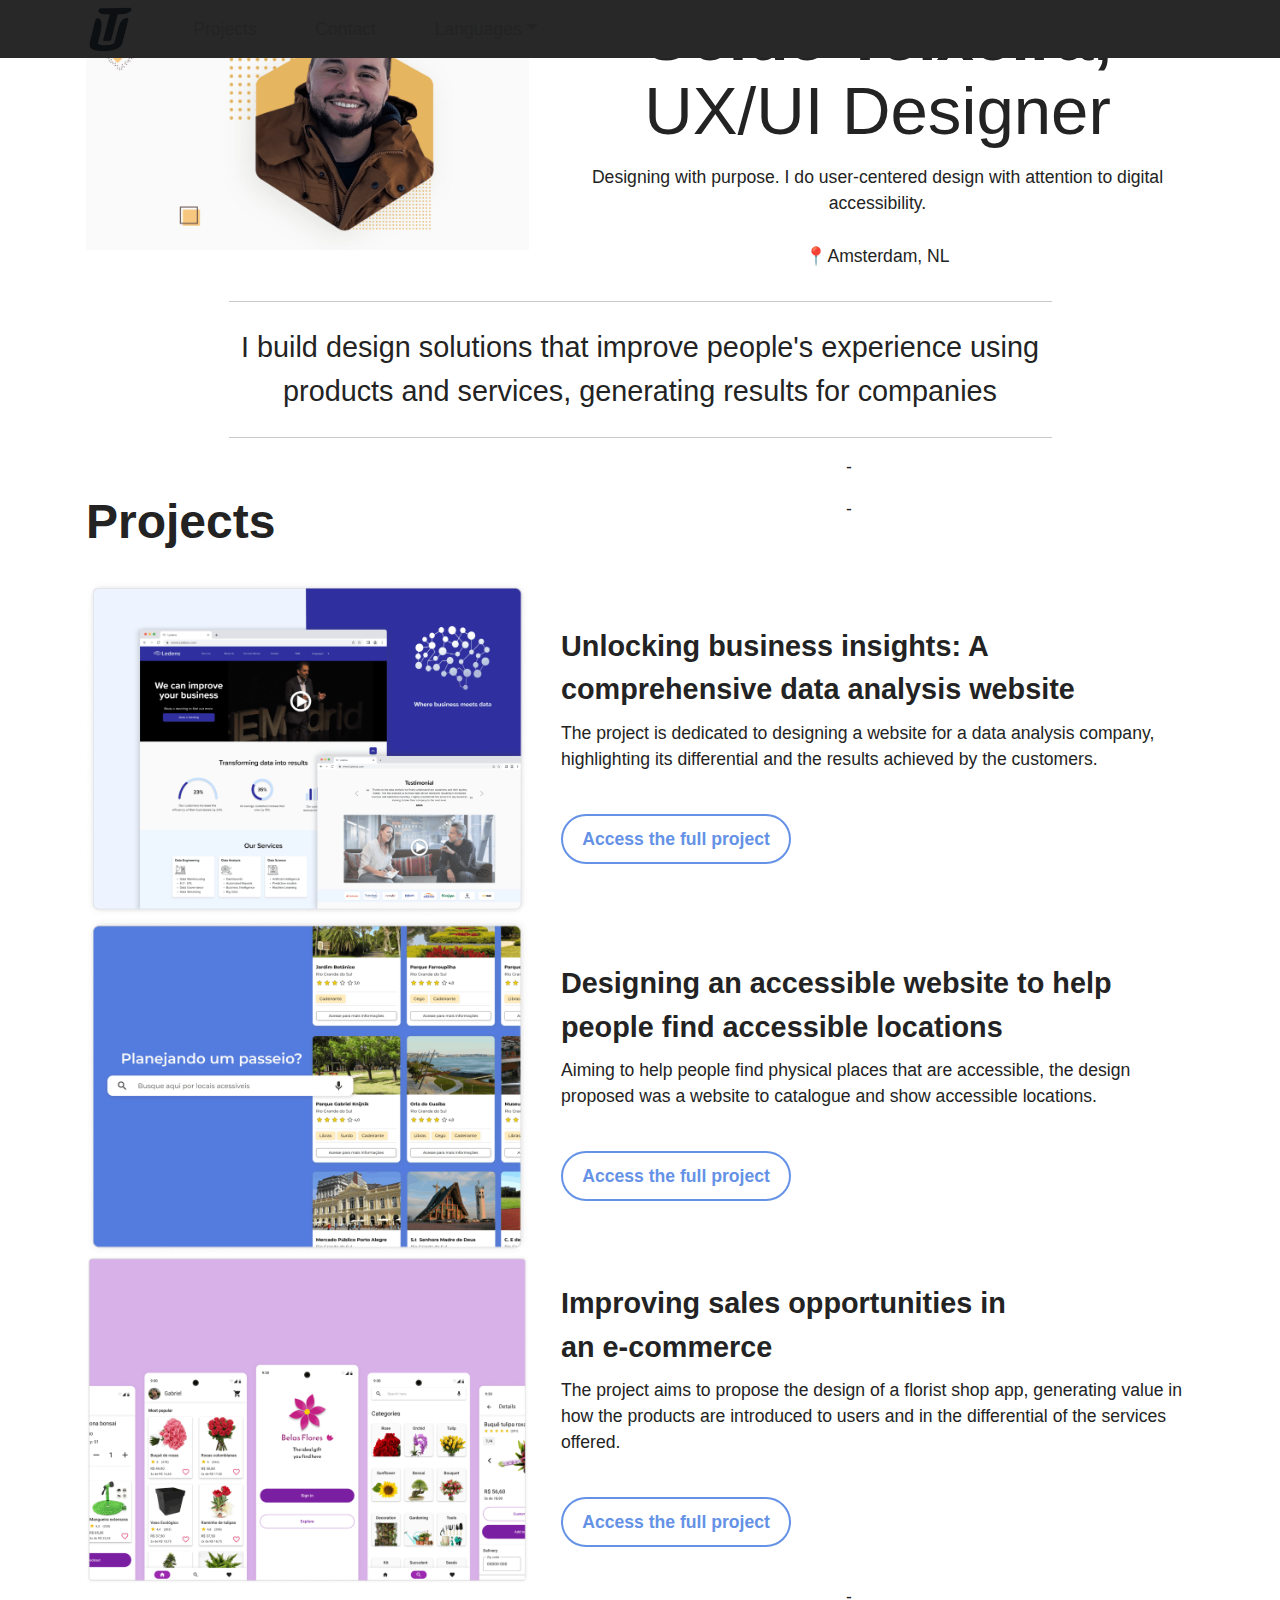
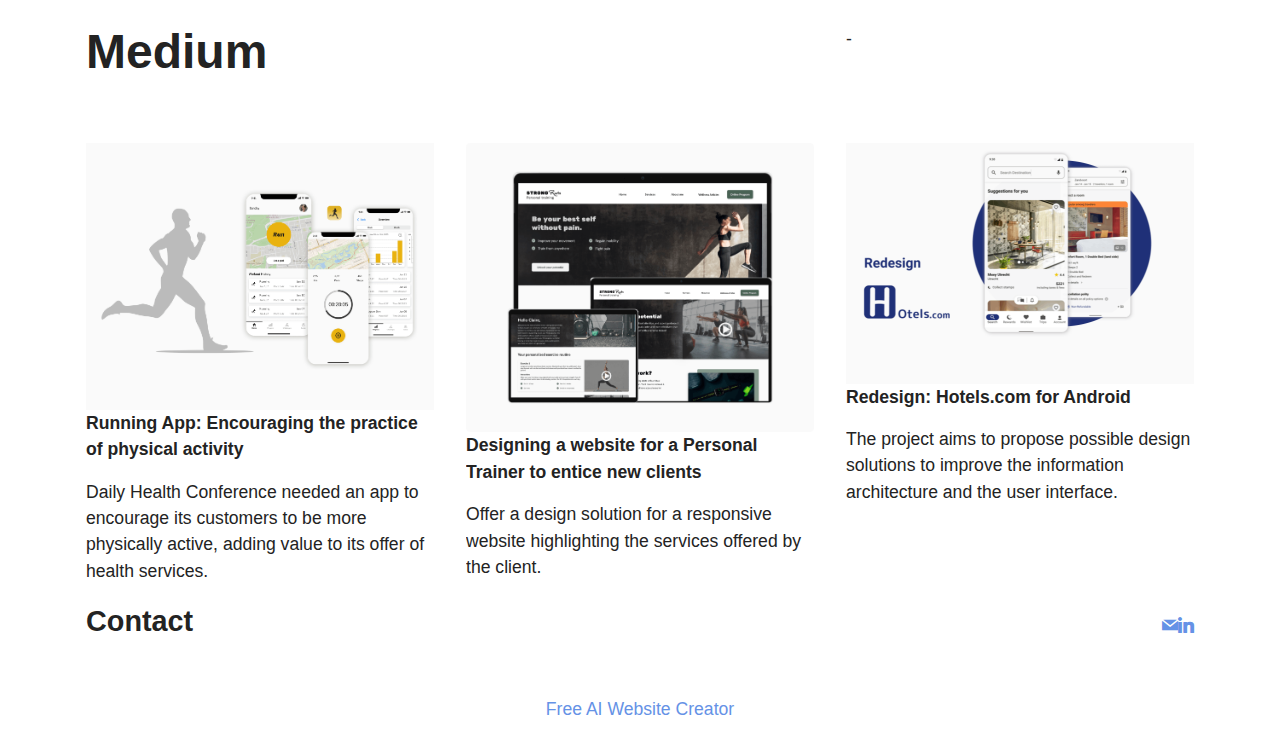
<file: index.html>
<!DOCTYPE html>
<html  >
<head>
  <!-- Site made with Mobirise Website Builder v5.8.6, https://mobirise.com -->
  <meta charset="UTF-8">
  <meta http-equiv="X-UA-Compatible" content="IE=edge">
  <meta name="generator" content="Mobirise v5.8.6, mobirise.com">
  <meta name="viewport" content="width=device-width, initial-scale=1, minimum-scale=1">
  <link rel="shortcut icon" href="assets/images/frame-6-96x94-96x94.png" type="image/x-icon">
  <meta name="description" content="">
  
  
  <title>Ueide portfolio - Home</title>
  <link rel="stylesheet" href="assets/bootstrap/css/bootstrap.min.css">
  <link rel="stylesheet" href="assets/bootstrap/css/bootstrap-grid.min.css">
  <link rel="stylesheet" href="assets/bootstrap/css/bootstrap-reboot.min.css">
  <link rel="stylesheet" href="assets/dropdown/css/style.css">
  <link rel="stylesheet" href="assets/socicon/css/styles.css">
  <link rel="stylesheet" href="assets/theme/css/style.css">
  <link rel="preload" href="https://fonts.googleapis.com/css?family=Jost:100,200,300,400,500,600,700,800,900,100i,200i,300i,400i,500i,600i,700i,800i,900i&display=swap" as="style" onload="this.onload=null;this.rel='stylesheet'">
  <noscript><link rel="stylesheet" href="https://fonts.googleapis.com/css?family=Jost:100,200,300,400,500,600,700,800,900,100i,200i,300i,400i,500i,600i,700i,800i,900i&display=swap"></noscript>
  <link rel="preload" as="style" href="assets/mobirise/css/mbr-additional.css"><link rel="stylesheet" href="assets/mobirise/css/mbr-additional.css" type="text/css">

  
  
  
</head>
<body>

<!-- Analytics -->
<!-- Google tag (gtag.js) -->
<script async src="https://www.googletagmanager.com/gtag/js?id=G-2QQE0G5WNY"></script>
<script>
  window.dataLayer = window.dataLayer || [];
  function gtag(){dataLayer.push(arguments);}
  gtag('js', new Date());

  gtag('config', 'G-2QQE0G5WNY');
</script>
<!-- Google Tag Manager -->
<script>(function(w,d,s,l,i){w[l]=w[l]||[];w[l].push({'gtm.start':
new Date().getTime(),event:'gtm.js'});var f=d.getElementsByTagName(s)[0],
j=d.createElement(s),dl=l!='dataLayer'?'&l='+l:'';j.async=true;j.src=
'https://www.googletagmanager.com/gtm.js?id='+i+dl;f.parentNode.insertBefore(j,f);
})(window,document,'script','dataLayer','GTM-MJ3SNDH');</script>
<!-- End Google Tag Manager -->
<!-- /Analytics -->


  
  <section data-bs-version="5.1" class="menu menu1 cid-tr9Gq9B99s" once="menu" id="menu1-0">
    

    <nav class="navbar navbar-dropdown navbar-fixed-top navbar-expand-lg">
        <div class="container">
            <div class="navbar-brand">
                <span class="navbar-logo">
                    
                        <a href="index.html"><img src="assets/images/frame-6-96x94.png" alt="Logo: Ueide Teixeira" style="height: 3rem;"></a>
                    
                </span>
                
            </div>
            <button class="navbar-toggler" type="button" data-toggle="collapse" data-bs-toggle="collapse" data-target="#navbarSupportedContent" data-bs-target="#navbarSupportedContent" aria-controls="navbarNavAltMarkup" aria-expanded="false" aria-label="Toggle navigation">
                <div class="hamburger">
                    <span></span>
                    <span></span>
                    <span></span>
                    <span></span>
                </div>
            </button>
            <div class="collapse navbar-collapse" id="navbarSupportedContent">
                <ul class="navbar-nav nav-dropdown nav-right" data-app-modern-menu="true"><li class="nav-item"><a class="nav-link link text-black text-primary display-4" href="index.html">Projects</a></li>
                    <li class="nav-item"><a class="nav-link link text-black text-primary display-4" href="https://www.linkedin.com/in/ueide-teixeira/" target="_blank">Contact</a></li><li class="nav-item dropdown"><a class="nav-link link text-black text-primary dropdown-toggle display-4" href="mailto:ueideteixeira@gmail.com" data-toggle="dropdown-submenu" data-bs-toggle="dropdown" data-bs-auto-close="outside" aria-expanded="false">Languages</a><div class="dropdown-menu" aria-labelledby="dropdown-151"><a class="text-black text-primary dropdown-item display-4" href="index.html">English&nbsp;🇬🇧</a><a class="text-black text-primary show dropdown-item display-4" href="Projetos.html">Português&nbsp;🇧🇷</a></div></li></ul>
                
                
            </div>
        </div>
    </nav>
</section>

<section data-bs-version="5.1" class="header11 cid-tv4CMWOG2U" id="header11-7a">

    

    
    

    <div class="container">
        <div class="row justify-content-center">
            <div class="col-12 col-md-5 image-wrapper">
                <img class="w-100" src="assets/images/bg-1-1-1036x584.png" alt="">
            </div>
            <div class="col-12 col-md">
                <div class="text-wrapper text-center">
                    <h1 class="mbr-section-title mbr-fonts-style mb-3 display-1"><strong>Ueide Teixeira,</strong> UX/UI Designer</h1>
                    <p class="mbr-text mbr-fonts-style display-7">Designing with purpose. I do user-centered design with attention to digital accessibility.<br>
<br>📍Amsterdam, NL</p>
                    
                </div>
            </div>
        </div>
    </div>
</section>

<section data-bs-version="5.1" class="content6 cid-tv4CNnGCPP" id="content6-7b">
    
    <div class="container">
        <div class="row justify-content-center">
            <div class="col-md-12 col-lg-9">
                <hr class="line">
                <p class="mbr-text align-center mbr-fonts-style my-4 display-5">I build design solutions that improve people's experience using products and services, generating results for companies</p>
                <hr class="line">
            </div>
        </div>
    </div>
</section>

<section data-bs-version="5.1" class="content10 cid-tHJfDD5vYr" id="content10-8e">
    
    <div class="container">
        <div class="row justify-content-center">
            <div class="col-12 col-md">
                <h5 class="mbr-section-title mbr-fonts-style mb-4 display-2"></h5>
                
            </div>
            <div class="col-md-12 col-lg-4">
                <p class="mbr-text mbr-fonts-style display-7">-</p>
            </div>
        </div>
    </div>
</section>

<section data-bs-version="5.1" class="content10 cid-trdW0gsh5V" id="content10-1x">
    
    <div class="container">
        <div class="row justify-content-center">
            <div class="col-12 col-md">
                <h5 class="mbr-section-title mbr-fonts-style mb-4 display-2"><strong>Projects</strong></h5>
                
            </div>
            <div class="col-md-12 col-lg-4">
                <p class="mbr-text mbr-fonts-style display-7">-</p>
            </div>
        </div>
    </div>
</section>

<section data-bs-version="5.1" class="features6 cid-tNH0jGElM3" id="features7-8n">
    <!---->
    

    
    
    <div class="container">
        <div class="card-wrapper">
            <div class="row align-items-center">
                <div class="col-12 col-lg-5">
                    <div class="image-wrapper">
                        <a href="https://ueideteixeira.notion.site/Unlocking-business-insights-A-comprehensive-data-analysis-website-1677c92ae32f4b40811338b40113407d?pvs=4" target="_blank"><img src="assets/images/capa-mobirise-1036x787.png" alt=""></a>
                    </div>
                </div>
                <div class="col-12 col-lg">
                    <div class="text-box">
                        <h5 class="mbr-title mbr-fonts-style display-5"><strong>Unlocking business insights: A comprehensive data analysis website</strong></h5>
                        <p class="mbr-text mbr-fonts-style display-7">The project is dedicated to designing a website for a data analysis company, highlighting its differential and the results achieved by the customers.</p>
                        
                        <div class="mbr-section-btn pt-3"><a href="https://ueideteixeira.notion.site/Unlocking-business-insights-A-comprehensive-data-analysis-website-1677c92ae32f4b40811338b40113407d?pvs=4" class="btn btn-primary-outline display-4" target="_blank">Access the full project</a></div>
                    </div>
                </div>
            </div>
        </div>
    </div>
</section>

<section data-bs-version="5.1" class="features6 cid-trdW0V0pS9" id="features7-1y">
    <!---->
    

    
    
    <div class="container">
        <div class="card-wrapper">
            <div class="row align-items-center">
                <div class="col-12 col-lg-5">
                    <div class="image-wrapper">
                        <a href="https://ueideteixeira.notion.site/Designing-an-accessible-website-to-help-people-with-disability-to-find-accessible-locations-738a50b271034f36b5fbf301cc11d3af" target="_blank"><img src="assets/images/capa-mobirise-5-1036x790.png" alt=""></a>
                    </div>
                </div>
                <div class="col-12 col-lg">
                    <div class="text-box">
                        <h5 class="mbr-title mbr-fonts-style display-5"><strong>Designing an accessible website to help people find accessible locations</strong></h5>
                        <p class="mbr-text mbr-fonts-style display-7">Aiming to help people find physical places that are accessible, the design proposed was a website to catalogue and show accessible locations.</p>
                        
                        <div class="mbr-section-btn pt-3"><a href="https://ueideteixeira.notion.site/Designing-an-accessible-website-to-help-people-with-disability-to-find-accessible-locations-738a50b271034f36b5fbf301cc11d3af" class="btn btn-primary-outline display-4" target="_blank">Access the full project</a></div>
                    </div>
                </div>
            </div>
        </div>
    </div>
</section>

<section data-bs-version="5.1" class="features6 cid-trdW1swtlE" id="features7-1z">
    <!---->
    

    
    
    <div class="container">
        <div class="card-wrapper">
            <div class="row align-items-center">
                <div class="col-12 col-lg-5">
                    <div class="image-wrapper">
                        <a href="https://ueideteixeira.notion.site/Improving-sales-opportunities-in-an-e-commerce-748d6483ff4d4848ac2d62f84c04d281" target="_blank"><img src="assets/images/capa-mobirise-3-1036x768.png" alt=""></a>
                    </div>
                </div>
                <div class="col-12 col-lg">
                    <div class="text-box">
                        <h5 class="mbr-title mbr-fonts-style display-5"><strong>Improving sales opportunities in </strong><br><strong>an&nbsp;</strong><strong>e-commerce</strong></h5>
                        <p class="mbr-text mbr-fonts-style display-7">The project aims to propose the design of a florist shop app, generating value in how the products are introduced to users and in the differential of the services offered.</p>
                        
                        <div class="mbr-section-btn pt-3"><a href="https://ueideteixeira.notion.site/Improving-sales-opportunities-in-an-e-commerce-748d6483ff4d4848ac2d62f84c04d281" class="btn btn-primary-outline display-4" target="_blank">Access the full project</a></div>
                    </div>
                </div>
            </div>
        </div>
    </div>
</section>

<section data-bs-version="5.1" class="content10 cid-tHJfx7vHy7" id="content10-8d">
    
    <div class="container">
        <div class="row justify-content-center">
            <div class="col-12 col-md">
                <h5 class="mbr-section-title mbr-fonts-style mb-4 display-2"></h5>
                
            </div>
            <div class="col-md-12 col-lg-4">
                <p class="mbr-text mbr-fonts-style display-7">-</p>
            </div>
        </div>
    </div>
</section>

<section data-bs-version="5.1" class="content10 cid-trdW3h3tsL" id="content10-20">
    
    <div class="container">
        <div class="row justify-content-center">
            <div class="col-12 col-md">
                <h5 class="mbr-section-title mbr-fonts-style mb-4 display-2"><strong>Medium</strong></h5>
                
            </div>
            <div class="col-md-12 col-lg-4">
                <p class="mbr-text mbr-fonts-style display-7">-</p>
            </div>
        </div>
    </div>
</section>

<section data-bs-version="5.1" class="features4 cid-tHJfj8Y4U8" id="features4-8c">
    
    
    <div class="container">
        
        <div class="row mt-4">
            <div class="item features-image сol-12 col-md-6 col-lg-4 active">
                <div class="item-wrapper">
                    <div class="item-img">
                        <a href="https://medium.com/design-bootcamp/running-app-encouraging-the-practice-of-physical-activity-305bbbff5786" target="_blank"><img src="assets/images/cover-1-815x625.png" alt="On the left the silhouette of a man running, and on the right 3 images of the cell phone screen showing how the app works." title="" data-slide-to="1" data-bs-slide-to="1"></a>
                    </div>
                    <div class="item-content">
                        <h5 class="item-title mbr-fonts-style display-7"><strong>Running App: Encouraging the practice of physical activity</strong></h5>
                        
                        <p class="mbr-text mbr-fonts-style mt-3 display-7">Daily Health Conference needed an app to encourage its customers to be more physically active, adding value to its offer of health services.</p>
                    </div>
                    
                </div>
            </div>
            <div class="item features-image сol-12 col-md-6 col-lg-4">
                <div class="item-wrapper">
                    <div class="item-img">
                        <a href="https://medium.com/design-bootcamp/improving-the-visibility-of-a-websites-fitness-services-d1e2c9b860de" target="_blank"><img src="assets/images/cover-4-815x678.png" alt="Homepage of a personal trainer website." title="" data-slide-to="1" data-bs-slide-to="1"></a>
                    </div>
                    <div class="item-content">
                        <h5 class="item-title mbr-fonts-style display-7"><strong>Designing a website for a Personal Trainer to entice new clients</strong></h5>
                        
                        <p class="mbr-text mbr-fonts-style mt-3 display-7">Offer a design solution for a responsive website highlighting the services offered by the client.<br></p>
                    </div>
                    
                </div>
            </div><div class="item features-image сol-12 col-md-6 col-lg-4">
                <div class="item-wrapper">
                    <div class="item-img">
                        <a href="https://medium.com/design-bootcamp/redesign-hotels-com-for-android-da8b8ce12158" target="_blank"><img src="assets/images/cover-3-815x571.png" alt="In the left corner the hotels.com logo, and on the right side the redesign of hotels.com is displayed on the screen of a cell phone." title="" data-slide-to="2" data-bs-slide-to="2"></a>
                    </div>
                    <div class="item-content">
                        <h5 class="item-title mbr-fonts-style display-7"><strong>Redesign: Hotels.com for Android</strong></h5>
                        
                        <p class="mbr-text mbr-fonts-style mt-3 display-7">The project aims to propose possible design solutions to improve the information architecture and the user interface.<br></p>
                    </div>
                    
                </div>
            </div>
            

        </div>
    </div>
</section>

<section data-bs-version="5.1" class="contacts4 cid-trdW41x53n" id="contacts4-21">

    

    
    

    <div class="container">
        <div class="row align-items-center justify-content-center">
            <div class="text-content col-12 col-md-6">
                <h2 class="mbr-section-title mbr-fonts-style display-5">
                    <strong>Contact</strong></h2>
                
            </div>
            <div class="icons d-flex align-items-center col-12 col-md-6 justify-content-end mt-md-0 mt-2 flex-wrap">
                <a href="mailto:ueideteixeira@gmail.com">
                    <span class="mbr-iconfont mbr-iconfont-social socicon-mail socicon"></span>
                </a>
                <a href="https://www.linkedin.com/in/ueide-teixeira/" target="_blank">
                    <span class="mbr-iconfont mbr-iconfont-social socicon-linkedin socicon"></span>
                </a>
                
                
                
                
                
                
                
                
            </div>
        </div>
    </div>
    
</section>

<section data-bs-version="5.1" class="footer7 cid-tr9L1LEJmY" once="footers" id="footer7-9">

    

    

    <div class="container">
        <div class="media-container-row align-center mbr-white">
            <div class="col-12">
                <p class="mbr-text mb-0 mbr-fonts-style display-4">
                    © Copyright 2025 - All Rights Reserved
                </p>
            </div>
        </div>
    </div>
</section><section class="display-7" style="padding: 0;align-items: center;justify-content: center;flex-wrap: wrap;    align-content: center;display: flex;position: relative;height: 4rem;"><a href="https://mobiri.se/2683916" style="flex: 1 1;height: 4rem;position: absolute;width: 100%;z-index: 1;"><img alt="" style="height: 4rem;" src="[data-uri]"></a><p style="margin: 0;text-align: center;" class="display-7">&#8204;</p><a style="z-index:1" href="https://mobirise.com/builder/ai-website-creator.html">Free AI Website Creator</a></section><script src="assets/bootstrap/js/bootstrap.bundle.min.js"></script>  <script src="assets/smoothscroll/smooth-scroll.js"></script>  <script src="assets/ytplayer/index.js"></script>  <script src="assets/dropdown/js/navbar-dropdown.js"></script>  <script src="assets/sociallikes/social-likes.js"></script>  <script src="assets/theme/js/script.js"></script>  
  
  
</body>
</html>
</file>
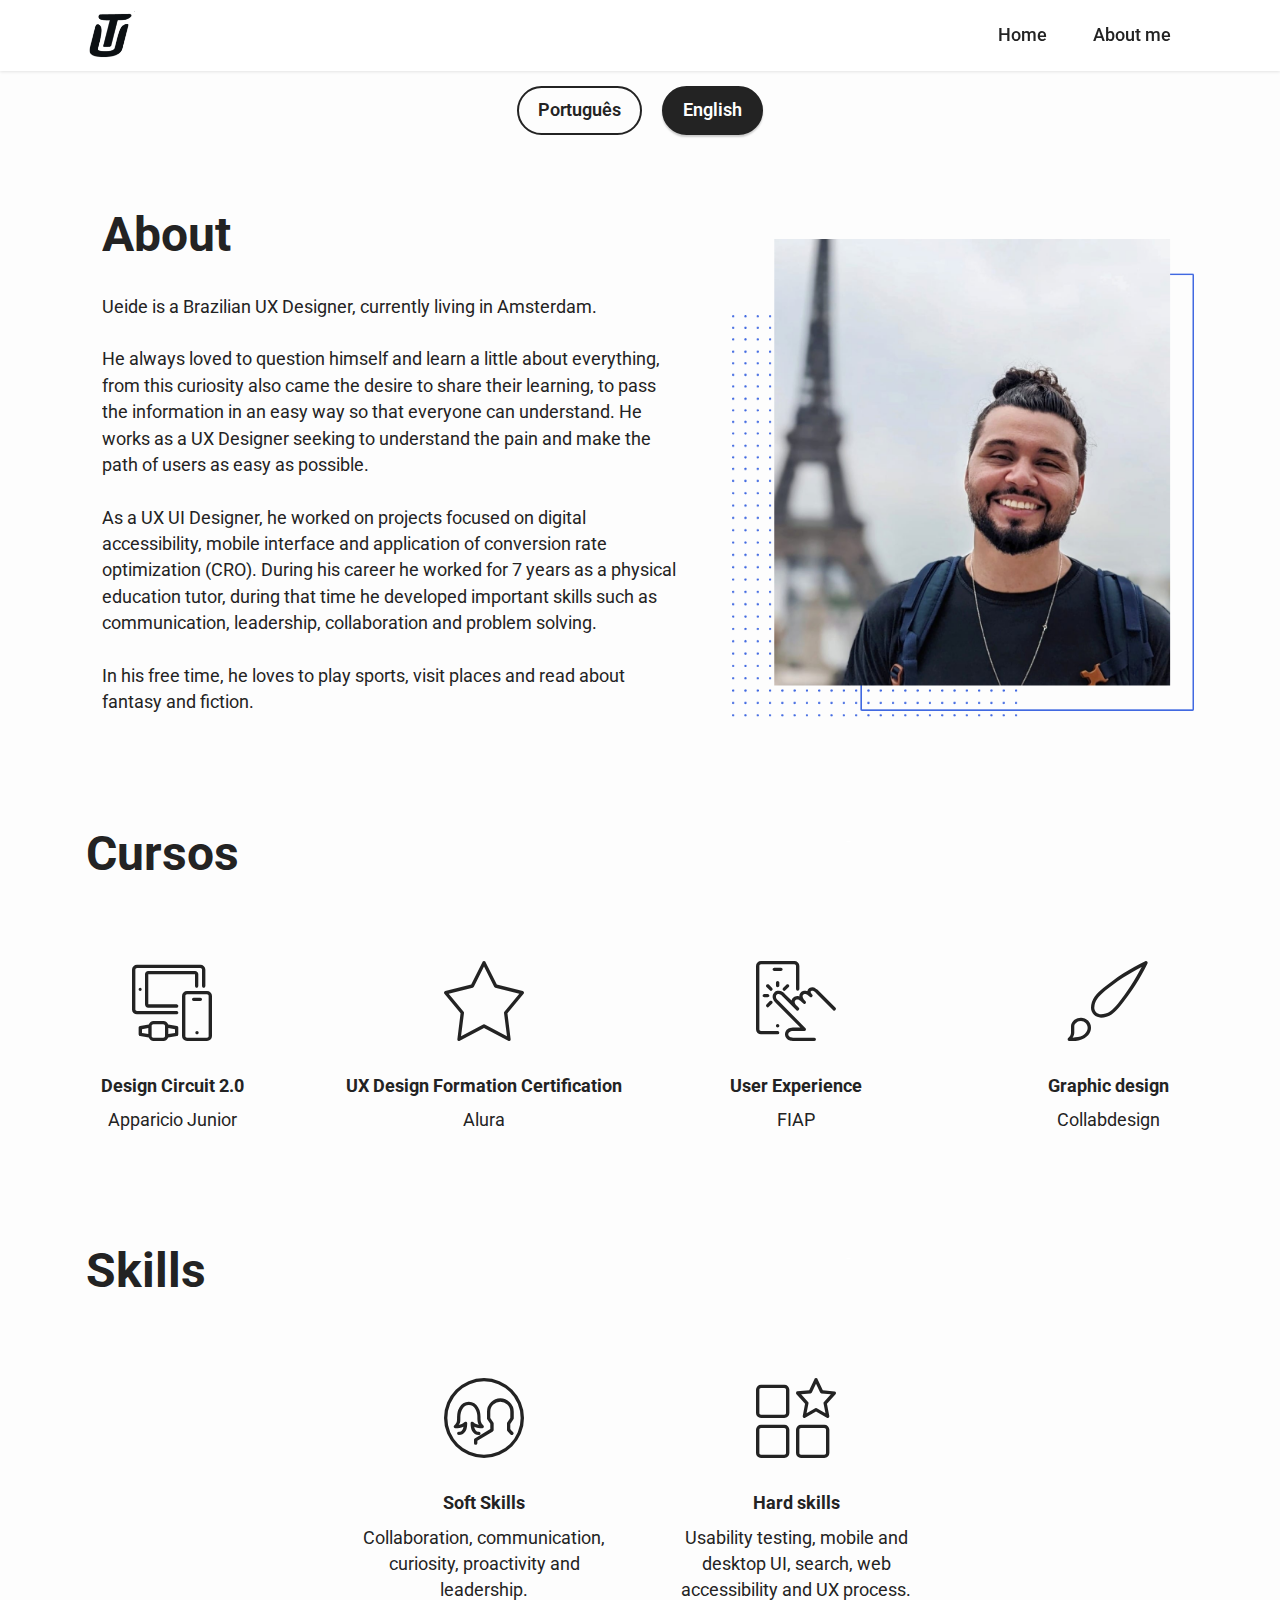
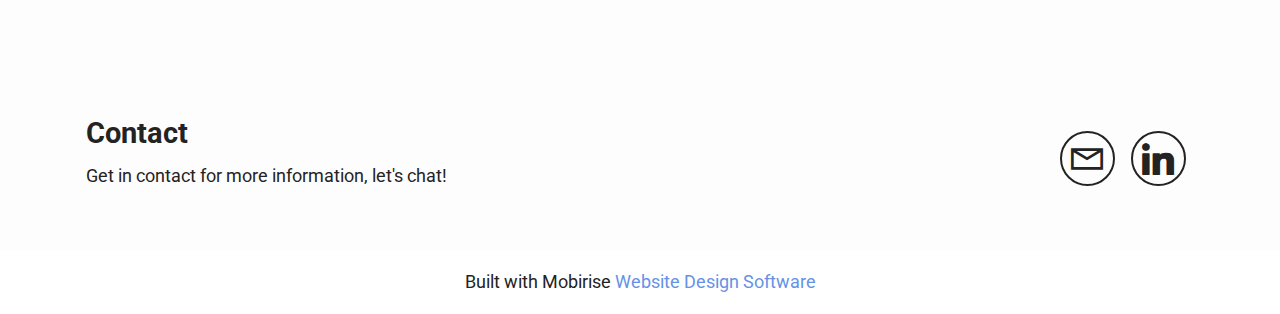
<file: about.html>
<!DOCTYPE html>
<html  >
<head>
  <!-- Site made with Mobirise Website Builder v5.6.5, https://mobirise.com -->
  <meta charset="UTF-8">
  <meta http-equiv="X-UA-Compatible" content="IE=edge">
  <meta name="generator" content="Mobirise v5.6.5, mobirise.com">
  <meta name="twitter:card" content="summary_large_image"/>
  <meta name="twitter:image:src" content="">
  <meta property="og:image" content="">
  <meta name="twitter:title" content="Ueide T. About">
  <meta name="viewport" content="width=device-width, initial-scale=1, minimum-scale=1">
  <link rel="shortcut icon" href="assets/images/frame-6-96x94.png" type="image/x-icon">
  <meta name="description" content="">
  
  
  <title>Ueide T. About</title>
  <link rel="stylesheet" href="assets/web/assets/mobirise-icons2/mobirise2.css">
  <link rel="stylesheet" href="assets/web/assets/mobirise-icons/mobirise-icons.css">
  <link rel="stylesheet" href="assets/bootstrap/css/bootstrap.min.css">
  <link rel="stylesheet" href="assets/bootstrap/css/bootstrap-grid.min.css">
  <link rel="stylesheet" href="assets/bootstrap/css/bootstrap-reboot.min.css">
  <link rel="stylesheet" href="assets/dropdown/css/style.css">
  <link rel="stylesheet" href="assets/socicon/css/styles.css">
  <link rel="stylesheet" href="assets/theme/css/style.css">
  <link rel="preload" href="https://fonts.googleapis.com/css?family=Roboto:100,100i,300,300i,400,400i,500,500i,700,700i,900,900i&display=swap" as="style" onload="this.onload=null;this.rel='stylesheet'">
  <noscript><link rel="stylesheet" href="https://fonts.googleapis.com/css?family=Roboto:100,100i,300,300i,400,400i,500,500i,700,700i,900,900i&display=swap"></noscript>
  <link rel="preload" as="style" href="assets/mobirise/css/mbr-additional.css"><link rel="stylesheet" href="assets/mobirise/css/mbr-additional.css" type="text/css">
  
  
  
  
</head>
<body>
  
  <section data-bs-version="5.1" class="menu menu1 cid-t8mlkZE7g2" once="menu" id="menu1-22">
    

    <nav class="navbar navbar-dropdown navbar-fixed-top navbar-expand-lg">
        <div class="container">
            <div class="navbar-brand">
                <span class="navbar-logo">
                    
                        <img src="assets/images/frame-6-96x94.png" alt="Mobirise Website Builder" style="height: 3rem;">
                    
                </span>
                
            </div>
            <button class="navbar-toggler" type="button" data-toggle="collapse" data-bs-toggle="collapse" data-target="#navbarSupportedContent" data-bs-target="#navbarSupportedContent" aria-controls="navbarNavAltMarkup" aria-expanded="false" aria-label="Toggle navigation">
                <div class="hamburger">
                    <span></span>
                    <span></span>
                    <span></span>
                    <span></span>
                </div>
            </button>
            <div class="collapse navbar-collapse" id="navbarSupportedContent">
                <ul class="navbar-nav nav-dropdown nav-right" data-app-modern-menu="true"><li class="nav-item"><a class="nav-link link text-black text-primary display-4" href="index.html">Home</a></li>
                    <li class="nav-item"><a class="nav-link link text-black text-primary display-4" href="about.html">About me</a></li></ul>
                
                
            </div>
        </div>
    </nav>
</section>

<section data-bs-version="5.1" class="content11 cid-t8m8OBUybe" id="content11-1s">
    
    <div class="container-fluid">
        <div class="row justify-content-center">
            <div class="col-md-12 col-lg-8">
                <div class="mbr-section-btn align-center"><a class="btn btn-black-outline display-4" href="sobre.html">Português</a>
                    <a class="btn btn-black display-4" href="about.html">English</a></div>
            </div>
        </div>
    </div>
</section>

<section data-bs-version="5.1" class="features11 cid-t8m8OCBmyt" id="features12-1t">

    
    
    <div class="container">
        <div class="m-0 row align-items-center">
            <div class="col-12 col-lg">
                <div class="card-wrapper">
                    <div class="card-box">
                        <h4 class="card-title mbr-fonts-style mb-4 display-2">
                            <strong>About</strong></h4>
                        <p class="mbr-text mbr-fonts-style mb-4 display-7">Ueide is a Brazilian UX Designer, currently living in Amsterdam.
<br><br>He always loved to question himself and learn a little about everything, from this curiosity also came the desire to share their learning, to pass the information in an easy way so that everyone can understand. He works as a UX Designer seeking to understand the pain and make the path of users as easy as possible.<br>
<br>As a UX UI Designer, he worked on projects focused on digital accessibility, mobile interface and application of conversion rate optimization (CRO). During his career he worked for 7 years as a physical education tutor, during that time he developed important skills such as communication, leadership, collaboration and problem solving.
<br>
<br>In his free time, he loves to play sports, visit places and read about fantasy and fiction.<br></p>
                        
                        
                    </div>
                </div>
            </div>
            <div class="p-0 col-12 col-lg-5 md-pb">
                <div class="image-wrapper">
                    <img src="assets/images/group-55.png" alt="Mobirise Website Builder">
                </div>
            </div>
        </div>
    </div>
</section>

<section data-bs-version="5.1" class="content10 cid-t8m8ODV1oQ" id="content10-1u">
    
    <div class="container">
        <div class="row justify-content-center">
            <div class="col-12 col-md">
                <h5 class="mbr-section-title mbr-fonts-style mb-4 display-2">
                    <strong>Cursos</strong></h5>
                
            </div>
            <div class="col-md-12 col-lg-4">
                <p class="mbr-text mbr-fonts-style display-7">-</p>
            </div>
        </div>
    </div>
</section>

<section data-bs-version="5.1" class="features1 cid-t8m8OFaC8V" id="features1-1v">
    

    
    <div class="container-fluid">
        <div class="row">
            
        </div>
        <div class="row">
            <div class="card col-12 col-md-6 col-lg-3">
                <div class="card-wrapper">
                    <div class="card-box align-center">
                        <div class="iconfont-wrapper">
                            <span class="mbr-iconfont mbri-devices"></span>
                        </div>
                        <h5 class="card-title mbr-fonts-style display-7"><strong>Design Circuit 2.0</strong></h5>
                        <p class="card-text mbr-fonts-style display-7">Apparicio Junior</p>
                    </div>
                </div>
            </div>
            <div class="card col-12 col-md-6 col-lg-3">
                <div class="card-wrapper">
                    <div class="card-box align-center">
                        <div class="iconfont-wrapper">
                            <span class="mbr-iconfont mbri-star"></span>
                        </div>
                        <h5 class="card-title mbr-fonts-style display-7"><strong>UX Design Formation Certification</strong></h5>
                        <p class="card-text mbr-fonts-style display-7">Alura</p>
                    </div>
                </div>
            </div>
            <div class="card col-12 col-md-6 col-lg-3">
                <div class="card-wrapper">
                    <div class="card-box align-center">
                        <div class="iconfont-wrapper">
                            <span class="mbr-iconfont mbri-touch"></span>
                        </div>
                        <h5 class="card-title mbr-fonts-style display-7"><strong>User Experience</strong></h5>
                        <p class="card-text mbr-fonts-style display-7">FIAP</p>
                    </div>
                </div>
            </div>
            <div class="card col-12 col-md-6 col-lg-3">
                <div class="card-wrapper">
                    <div class="card-box align-center">
                        <div class="iconfont-wrapper">
                            <span class="mbr-iconfont mbri-change-style"></span>
                        </div>
                        <h5 class="card-title mbr-fonts-style display-7"><strong>Graphic design</strong></h5>
                        <p class="card-text mbr-fonts-style display-7">Collabdesign</p>
                    </div>
                </div>
            </div>
        </div>
    </div>
</section>

<section data-bs-version="5.1" class="content10 cid-t8m8OGuNoD" id="content10-1w">
    
    <div class="container">
        <div class="row justify-content-center">
            <div class="col-12 col-md">
                <h5 class="mbr-section-title mbr-fonts-style mb-4 display-2">
                    <strong>Skills</strong></h5>
                
            </div>
            <div class="col-md-12 col-lg-4">
                <p class="mbr-text mbr-fonts-style display-7">-</p>
            </div>
        </div>
    </div>
</section>

<section data-bs-version="5.1" class="features1 cid-t8m8OHHSIy" id="features1-1x">
    

    
    <div class="container-fluid">
        <div class="row">
            
        </div>
        <div class="row">
            <div class="card col-12 col-md-6 col-lg-3">
                <div class="card-wrapper">
                    <div class="card-box align-center">
                        <div class="iconfont-wrapper">
                            <span class="mbr-iconfont mbri-users"></span>
                        </div>
                        <h5 class="card-title mbr-fonts-style display-7"><strong>Soft Skills</strong></h5>
                        <p class="card-text mbr-fonts-style display-7">Collaboration, communication, curiosity, proactivity and leadership.</p>
                    </div>
                </div>
            </div>
            <div class="card col-12 col-md-6 col-lg-3">
                <div class="card-wrapper">
                    <div class="card-box align-center">
                        <div class="iconfont-wrapper">
                            <span class="mbr-iconfont mbri-features"></span>
                        </div>
                        <h5 class="card-title mbr-fonts-style display-7"><strong>Hard skills</strong></h5>
                        <p class="card-text mbr-fonts-style display-7">Usability testing, mobile and desktop UI, search, web accessibility and UX process.</p>
                    </div>
                </div>
            </div>
            
            
        </div>
    </div>
</section>

<section data-bs-version="5.1" class="contacts4 cid-t8m8OJ0gRv" id="contacts4-1y">

    

    

    <div class="container">
        <div class="row align-items-center justify-content-center">
            <div class="text-content col-12 col-md-6">
                <h2 class="mbr-section-title mbr-fonts-style display-5">
                    <strong>Contact</strong></h2>
                <p class="mbr-text mbr-fonts-style display-7">Get in contact for more information, let's chat!</p>
            </div>
            <div class="icons d-flex align-items-center col-12 col-md-6 justify-content-end mt-md-0 mt-2 flex-wrap">
                <a href="mailto:ueideteixeira@gmail.com">
                    <span class="mbr-iconfont mbr-iconfont-social mobi-mbri-letter mobi-mbri"></span>
                </a>
                <a href="https://www.linkedin.com/in/ueide-teixeira/" target="_blank">
                    <span class="mbr-iconfont mbr-iconfont-social socicon-linkedin socicon"></span>
                </a>
                
                
                
                
                
                
                
                
            </div>
        </div>
    </div>
    
</section><section class="display-7" style="padding: 0;align-items: center;justify-content: center;flex-wrap: wrap;    align-content: center;display: flex;position: relative;height: 4rem;"><a href="https://mobiri.se/2683916" style="flex: 1 1;height: 4rem;position: absolute;width: 100%;z-index: 1;"><img alt="" style="height: 4rem;" src="[data-uri]"></a><p style="margin: 0;text-align: center;" class="display-7">Built with Mobirise &#8204;</p><a style="z-index:1" href="https://mobirise.com/website-design-software.html">Website Design Software</a></section><script src="assets/bootstrap/js/bootstrap.bundle.min.js"></script>  <script src="assets/smoothscroll/smooth-scroll.js"></script>  <script src="assets/ytplayer/index.js"></script>  <script src="assets/dropdown/js/navbar-dropdown.js"></script>  <script src="assets/sociallikes/social-likes.js"></script>  <script src="assets/theme/js/script.js"></script>  
  
  
</body>
</html>
</file>
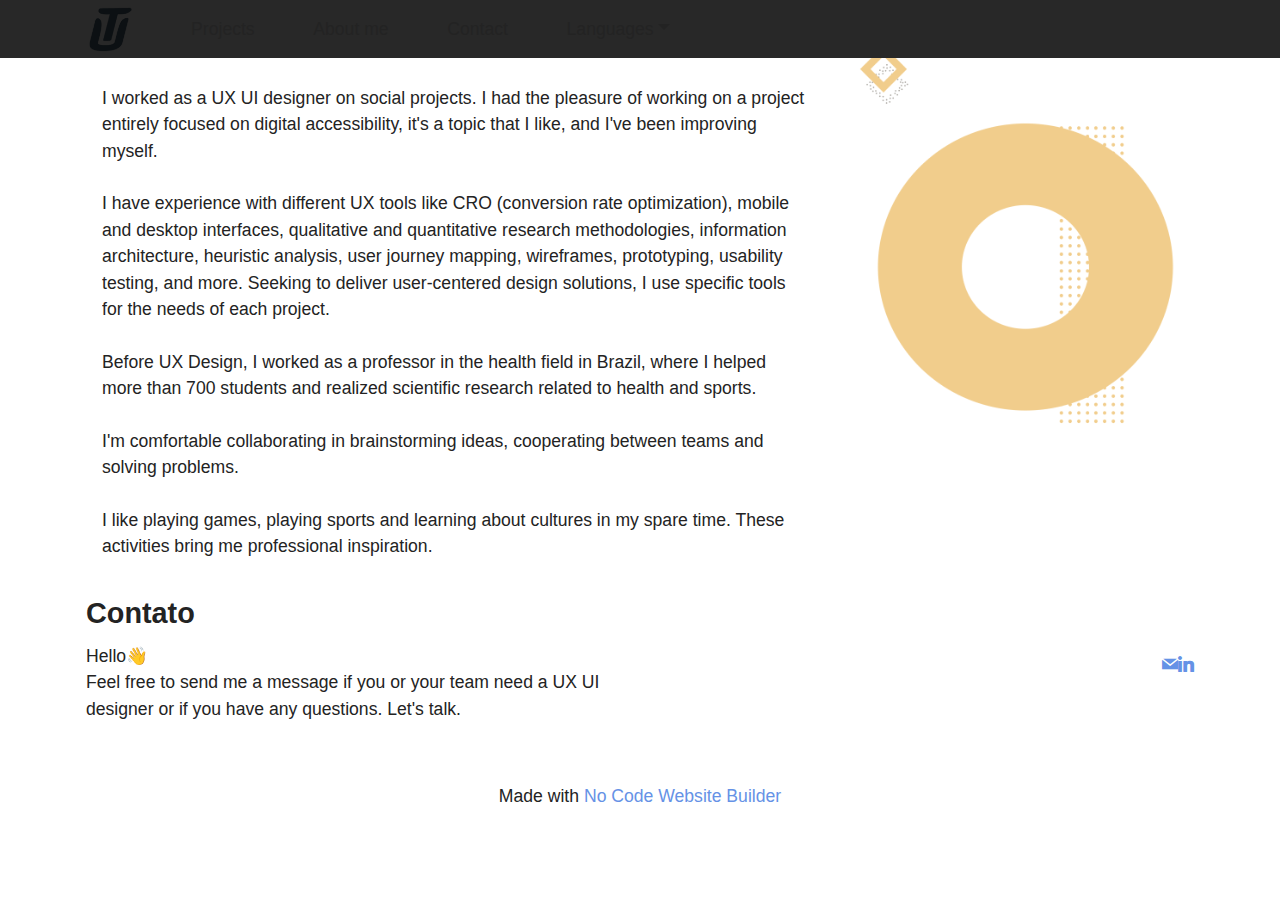
<file: about_me.html>
<!DOCTYPE html>
<html  >
<head>
  <!-- Site made with Mobirise Website Builder v5.8.6, https://mobirise.com -->
  <meta charset="UTF-8">
  <meta http-equiv="X-UA-Compatible" content="IE=edge">
  <meta name="generator" content="Mobirise v5.8.6, mobirise.com">
  <meta name="viewport" content="width=device-width, initial-scale=1, minimum-scale=1">
  <link rel="shortcut icon" href="assets/images/frame-6-96x94-96x94.png" type="image/x-icon">
  <meta name="description" content="">
  
  
  <title>Ueide portfolio - About me</title>
  <link rel="stylesheet" href="assets/web/assets/mobirise-icons2/mobirise2.css">
  <link rel="stylesheet" href="assets/bootstrap/css/bootstrap.min.css">
  <link rel="stylesheet" href="assets/bootstrap/css/bootstrap-grid.min.css">
  <link rel="stylesheet" href="assets/bootstrap/css/bootstrap-reboot.min.css">
  <link rel="stylesheet" href="assets/dropdown/css/style.css">
  <link rel="stylesheet" href="assets/socicon/css/styles.css">
  <link rel="stylesheet" href="assets/theme/css/style.css">
  <link rel="preload" href="https://fonts.googleapis.com/css?family=Jost:100,200,300,400,500,600,700,800,900,100i,200i,300i,400i,500i,600i,700i,800i,900i&display=swap" as="style" onload="this.onload=null;this.rel='stylesheet'">
  <noscript><link rel="stylesheet" href="https://fonts.googleapis.com/css?family=Jost:100,200,300,400,500,600,700,800,900,100i,200i,300i,400i,500i,600i,700i,800i,900i&display=swap"></noscript>
  <link rel="preload" as="style" href="assets/mobirise/css/mbr-additional.css"><link rel="stylesheet" href="assets/mobirise/css/mbr-additional.css" type="text/css">

  
  
  
</head>
<body>

<!-- Analytics -->
<!-- Google tag (gtag.js) -->
<script async src="https://www.googletagmanager.com/gtag/js?id=G-2QQE0G5WNY"></script>
<script>
  window.dataLayer = window.dataLayer || [];
  function gtag(){dataLayer.push(arguments);}
  gtag('js', new Date());

  gtag('config', 'G-2QQE0G5WNY');
</script>
<!-- Google Tag Manager -->
<script>(function(w,d,s,l,i){w[l]=w[l]||[];w[l].push({'gtm.start':
new Date().getTime(),event:'gtm.js'});var f=d.getElementsByTagName(s)[0],
j=d.createElement(s),dl=l!='dataLayer'?'&l='+l:'';j.async=true;j.src=
'https://www.googletagmanager.com/gtm.js?id='+i+dl;f.parentNode.insertBefore(j,f);
})(window,document,'script','dataLayer','GTM-MJ3SNDH');</script>
<!-- End Google Tag Manager -->
<!-- /Analytics -->


  
  <section data-bs-version="5.1" class="menu menu2 cid-tv4IRO4vF3" once="menu" id="menu2-7k">
    
    <nav class="navbar navbar-dropdown navbar-fixed-top navbar-expand-lg">
        <div class="container">
            <div class="navbar-brand">
                <span class="navbar-logo">
                    
                        <a href="index.html"><img src="assets/images/frame-8-92x94.png" alt="Logo: Ueide Teixeira" style="height: 3rem;"></a>
                    
                </span>
                
            </div>
            <button class="navbar-toggler" type="button" data-toggle="collapse" data-bs-toggle="collapse" data-target="#navbarSupportedContent" data-bs-target="#navbarSupportedContent" aria-controls="navbarNavAltMarkup" aria-expanded="false" aria-label="Toggle navigation">
                <div class="hamburger">
                    <span></span>
                    <span></span>
                    <span></span>
                    <span></span>
                </div>
            </button>
            <div class="collapse navbar-collapse" id="navbarSupportedContent">
                <ul class="navbar-nav nav-dropdown nav-right" data-app-modern-menu="true"><li class="nav-item"><a class="nav-link link text-black text-primary display-4" href="index.html">Projects</a></li>
                    <li class="nav-item"><a class="nav-link link text-black text-primary display-4" href="about_me.html">About me</a></li>
                    <li class="nav-item"><a class="nav-link link text-black text-primary display-4" href="mailto:ueideteixeira@gmail.com">Contact</a>
                    </li><li class="nav-item dropdown"><a class="nav-link link text-black text-primary dropdown-toggle display-4" href="mailto:ueideteixeira@gmail.com" data-toggle="dropdown-submenu" data-bs-toggle="dropdown" data-bs-auto-close="outside" aria-expanded="false">Languages</a><div class="dropdown-menu" aria-labelledby="dropdown-511"><a class="text-black text-primary dropdown-item display-4" href="about_me.html">English 🇬🇧</a><a class="text-black text-primary show dropdown-item display-4" href="sobre.html">Português&nbsp;🇧🇷</a></div></li></ul>
                
                
            </div>
        </div>
    </nav>
</section>

<section data-bs-version="5.1" class="features11 cid-tre0Judkbb" id="features12-2c">

    

    
    
    <div class="container">
        <div class="m-0 row align-items-center">
            <div class="col-12 col-lg">
                <div class="card-wrapper">
                    <div class="card-box">
                        <h4 class="card-title mbr-fonts-style mb-4 display-2">
                            <strong>About me</strong></h4>
                        <p class="mbr-text mbr-fonts-style mb-4 display-7">I worked as a UX UI designer on social projects. I had the pleasure of working on a project entirely focused on digital accessibility, it's a topic that I like, and I've been improving myself.<br>
<br>I have experience with different UX tools like CRO (conversion rate optimization), mobile and desktop interfaces, qualitative and quantitative research methodologies, information architecture, heuristic analysis, user journey mapping, wireframes, prototyping, usability testing, and more. Seeking to deliver user-centered design solutions, I use specific tools for the needs of each project.<br>
<br>Before UX Design, I worked as a professor in the health field in Brazil, where I helped more than 700 students and realized scientific research related to health and sports.
<br><br>I'm comfortable collaborating in brainstorming ideas, cooperating between teams and solving problems.<br>
<br>I like playing games, playing sports and learning about cultures in my spare time. These activities bring me professional inspiration.<br></p>
                        <div class="mbr-text mbr-fonts-style counter-container display-7"></div>
                        
                    </div>
                </div>
            </div>
            <div class="p-0 col-12 col-lg-4 md-pb">
                <div class="image-wrapper">
                    <img src="assets/images/frame-15-1-858x1218.png" alt="">
                </div>
            </div>
        </div>
    </div>
</section>

<section data-bs-version="5.1" class="contacts4 cid-tvtzX1WYas" id="contacts4-7z">

    

    
    

    <div class="container">
        <div class="row align-items-center justify-content-center">
            <div class="text-content col-12 col-md-6">
                <h2 class="mbr-section-title mbr-fonts-style display-5">
                    <strong>Contato</strong></h2>
                <p class="mbr-text mbr-fonts-style display-7">Hello👋&nbsp;<br>Feel free to send me a message if you or your team need a UX UI designer or if you have any questions. Let's talk.</p>
            </div>
            <div class="icons d-flex align-items-center col-12 col-md-6 justify-content-end mt-md-0 mt-2 flex-wrap">
                <a href="mailto:ueideteixeira@gmail.com">
                    <span class="mbr-iconfont mbr-iconfont-social socicon-mail socicon"></span>
                </a>
                <a href="https://www.linkedin.com/in/ueide-teixeira/" target="_blank">
                    <span class="mbr-iconfont mbr-iconfont-social socicon-linkedin socicon"></span>
                </a>
                
                
                
                
                
                
                
                
            </div>
        </div>
    </div>
    
</section>

<section data-bs-version="5.1" class="footer7 cid-tr9L1LEJmY" once="footers" id="footer7-27">

    

    

    <div class="container">
        <div class="media-container-row align-center mbr-white">
            <div class="col-12">
                <p class="mbr-text mb-0 mbr-fonts-style display-4">
                    © Copyright 2025 - All Rights Reserved
                </p>
            </div>
        </div>
    </div>
</section><section class="display-7" style="padding: 0;align-items: center;justify-content: center;flex-wrap: wrap;    align-content: center;display: flex;position: relative;height: 4rem;"><a href="https://mobiri.se/2683916" style="flex: 1 1;height: 4rem;position: absolute;width: 100%;z-index: 1;"><img alt="" style="height: 4rem;" src="[data-uri]"></a><p style="margin: 0;text-align: center;" class="display-7">Made with &#8204;</p><a style="z-index:1" href="https://mobirise.com/builder/no-code-website-builder.html">No Code Website Builder</a></section><script src="assets/bootstrap/js/bootstrap.bundle.min.js"></script>  <script src="assets/smoothscroll/smooth-scroll.js"></script>  <script src="assets/ytplayer/index.js"></script>  <script src="assets/dropdown/js/navbar-dropdown.js"></script>  <script src="assets/sociallikes/social-likes.js"></script>  <script src="assets/theme/js/script.js"></script>  
  
  
</body>
</html>
</file>
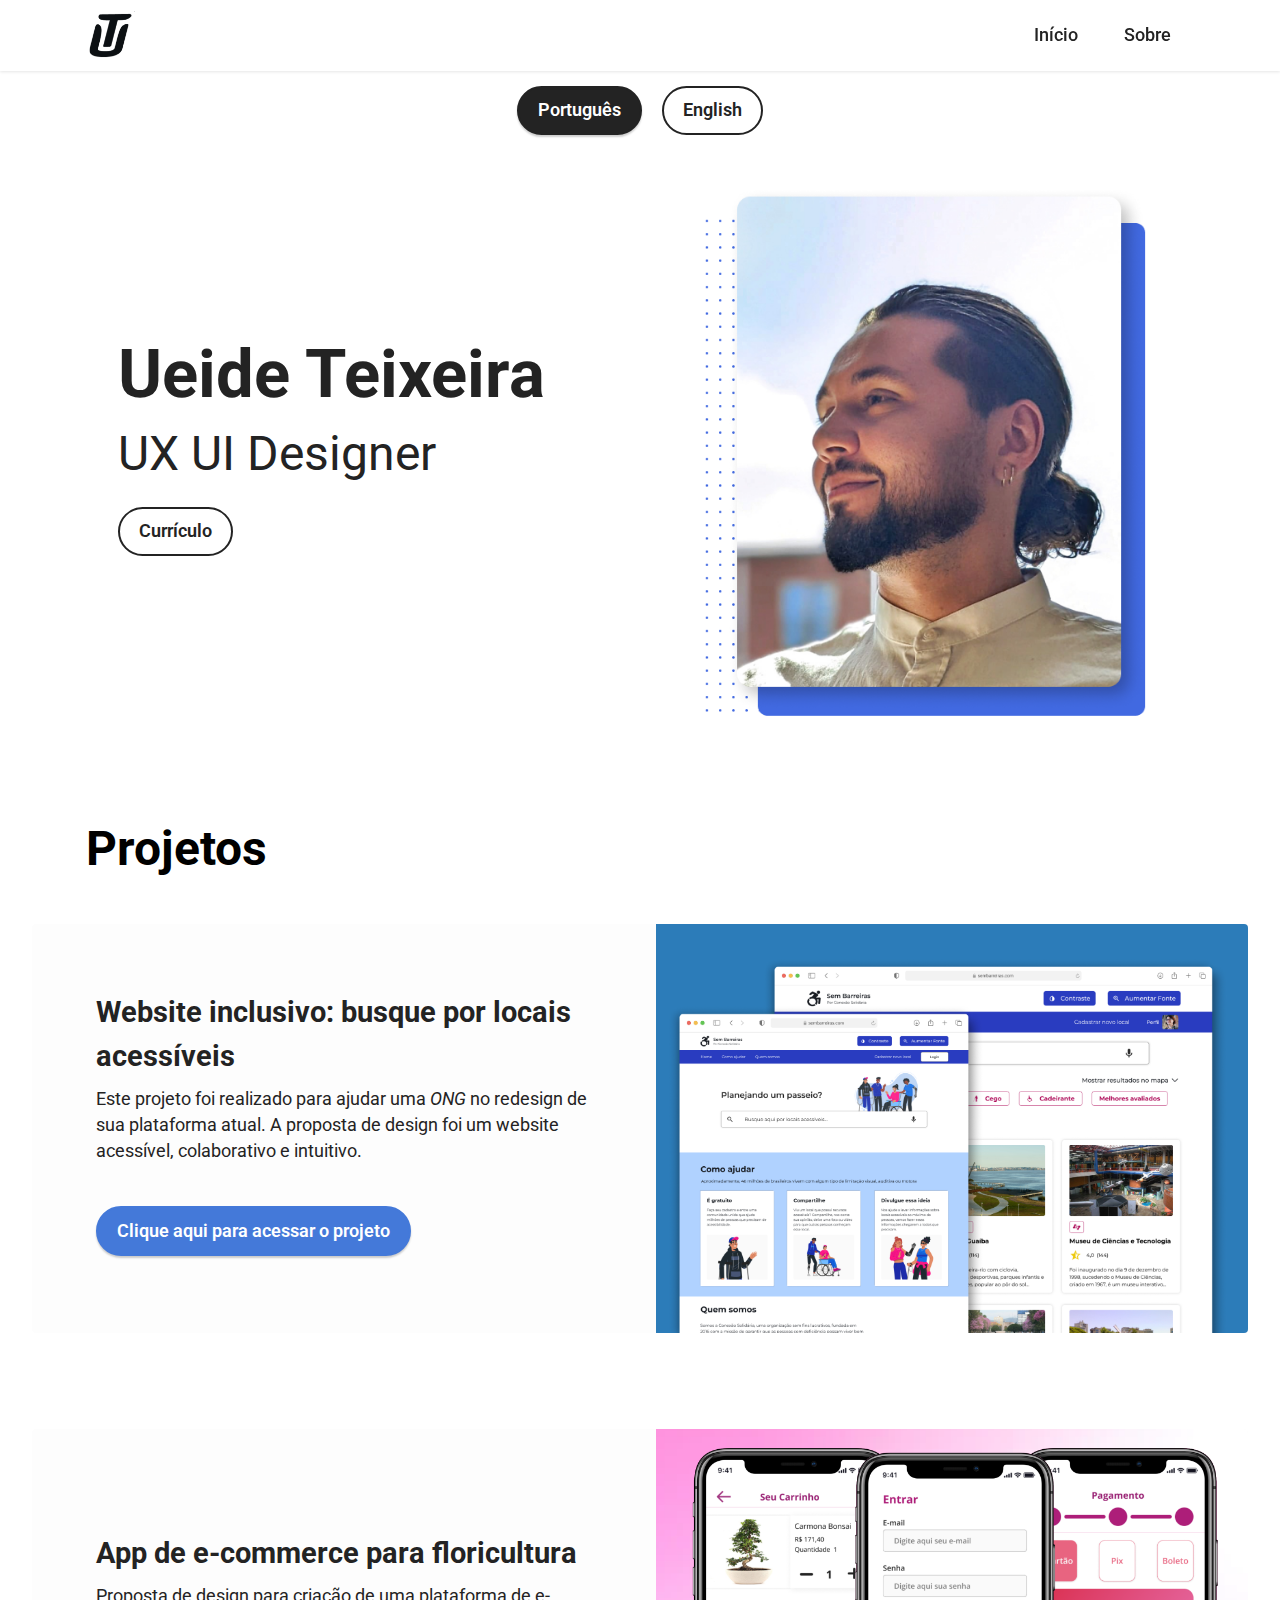
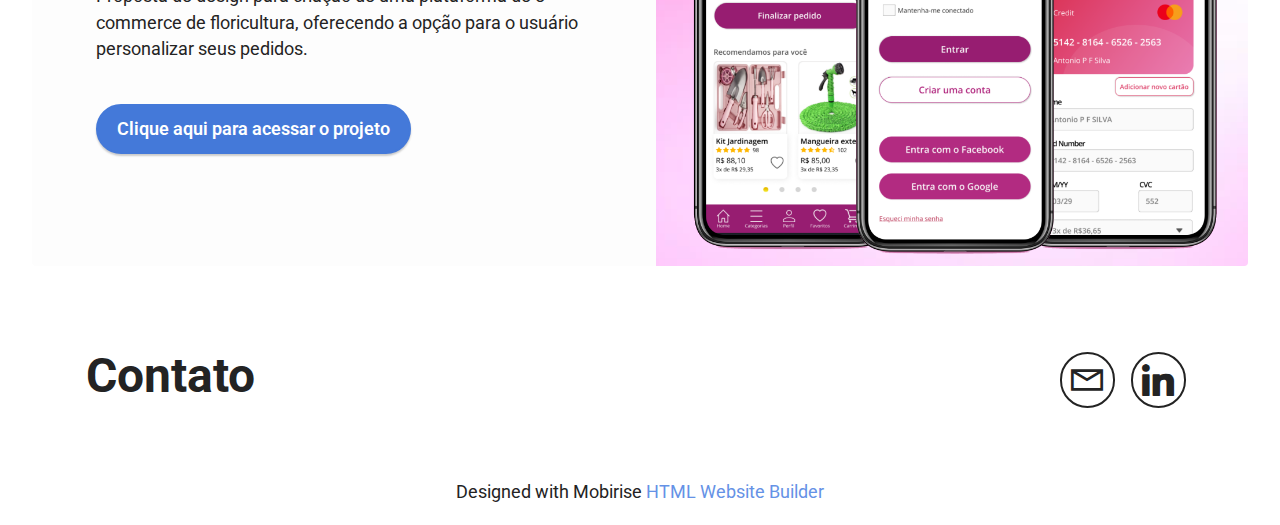
<file: hom.html>
<!DOCTYPE html>
<html  >
<head>
  <!-- Site made with Mobirise Website Builder v5.6.5, https://mobirise.com -->
  <meta charset="UTF-8">
  <meta http-equiv="X-UA-Compatible" content="IE=edge">
  <meta name="generator" content="Mobirise v5.6.5, mobirise.com">
  <meta name="twitter:card" content="summary_large_image"/>
  <meta name="twitter:image:src" content="">
  <meta property="og:image" content="">
  <meta name="twitter:title" content="Ueide T.">
  <meta name="viewport" content="width=device-width, initial-scale=1, minimum-scale=1">
  <link rel="shortcut icon" href="assets/images/frame-6-96x94.png" type="image/x-icon">
  <meta name="description" content="">
  
  
  <title>Ueide T.</title>
  <link rel="stylesheet" href="assets/web/assets/mobirise-icons2/mobirise2.css">
  <link rel="stylesheet" href="assets/bootstrap/css/bootstrap.min.css">
  <link rel="stylesheet" href="assets/bootstrap/css/bootstrap-grid.min.css">
  <link rel="stylesheet" href="assets/bootstrap/css/bootstrap-reboot.min.css">
  <link rel="stylesheet" href="assets/dropdown/css/style.css">
  <link rel="stylesheet" href="assets/socicon/css/styles.css">
  <link rel="stylesheet" href="assets/theme/css/style.css">
  <link rel="preload" href="https://fonts.googleapis.com/css?family=Roboto:100,100i,300,300i,400,400i,500,500i,700,700i,900,900i&display=swap" as="style" onload="this.onload=null;this.rel='stylesheet'">
  <noscript><link rel="stylesheet" href="https://fonts.googleapis.com/css?family=Roboto:100,100i,300,300i,400,400i,500,500i,700,700i,900,900i&display=swap"></noscript>
  <link rel="preload" as="style" href="assets/mobirise/css/mbr-additional.css"><link rel="stylesheet" href="assets/mobirise/css/mbr-additional.css" type="text/css">
  
  
  
  
</head>
<body>
  
  <section data-bs-version="5.1" class="menu menu3 cid-t8mnhjQ6p1" once="menu" id="menu3-24">
    
    <nav class="navbar navbar-dropdown navbar-fixed-top navbar-expand-lg">
        <div class="container">
            <div class="navbar-brand">
                <span class="navbar-logo">
                    
                        <img src="assets/images/frame-6-96x94.png" alt="Mobirise Website Builder" style="height: 3rem;">
                    
                </span>
                
            </div>
            <button class="navbar-toggler" type="button" data-toggle="collapse" data-bs-toggle="collapse" data-target="#navbarSupportedContent" data-bs-target="#navbarSupportedContent" aria-controls="navbarNavAltMarkup" aria-expanded="false" aria-label="Toggle navigation">
                <div class="hamburger">
                    <span></span>
                    <span></span>
                    <span></span>
                    <span></span>
                </div>
            </button>
            <div class="collapse navbar-collapse" id="navbarSupportedContent">
                <ul class="navbar-nav nav-dropdown nav-right" data-app-modern-menu="true"><li class="nav-item"><a class="nav-link link text-black text-primary display-4" href="index.html">Início</a></li>
                    <li class="nav-item"><a class="nav-link link text-black text-primary display-4" href="page1.html">Sobre</a></li></ul>
                
                
            </div>
        </div>
    </nav>
</section>

<section data-bs-version="5.1" class="content11 cid-t86aPfoVnU" id="content11-1d">
    
    <div class="container-fluid">
        <div class="row justify-content-center">
            <div class="col-md-12 col-lg-10">
                <div class="mbr-section-btn align-center"><a class="btn btn-black display-4" href="">Português</a>
                    <a class="btn btn-black-outline display-4" href="page2.html">English</a></div>
            </div>
        </div>
    </div>
</section>

<section data-bs-version="5.1" class="header11 cid-t8IkhcXeuO" id="header11-26">

    

    

    <div class="container">
        <div class="row justify-content-center">
            <div class="col-12 col-md-6 image-wrapper">
                <img class="w-100" src="assets/images/photo-1.png" alt="Mobirise Website Builder">
            </div>
            <div class="col-12 col-md">
                <div class="text-wrapper text-center">
                    <h1 class="mbr-section-title mbr-fonts-style mb-3 display-1"><strong>Ueide Teixeira</strong></h1>
                    <p class="mbr-text mbr-fonts-style display-2">
                        UX UI Designer<br></p>
                    <div class="mbr-section-btn mt-3"><a class="btn btn-black-outline display-7" href="assets/files/Curriculo--UXUIDesigner-UeideT.pdf" target="_blank">Currículo</a></div>
                </div>
            </div>
        </div>
    </div>
</section>

<section data-bs-version="5.1" class="content10 cid-t86dj4osCk" id="content10-1g">
    
    <div class="container">
        <div class="row justify-content-center">
            <div class="col-12 col-md">
                <h5 class="mbr-section-title mbr-fonts-style mb-4 display-2"><strong>Projetos</strong></h5>
                
            </div>
            <div class="col-md-12 col-lg-4">
                <p class="mbr-text mbr-fonts-style display-7">-</p>
            </div>
        </div>
    </div>
</section>

<section data-bs-version="5.1" class="features6 cid-t15Su6kGzF" id="features7-a">
    <!---->
    

    
    <div class="container-fluid">
        <div class="card-wrapper">
            <div class="row align-items-center flex-row-reverse">
                <div class="col-12 col-lg-6">
                    <div class="image-wrapper">
                        <a href="https://www.notion.so/ueideteixeira/Website-Inclusivo-busque-por-locais-acess-veis-ebba51542aae4212b1138fbe327cb5d0" target="_blank"><img src="assets/images/cover-mobirise.png" alt=""></a>
                    </div>
                </div>
                <div class="col-12 col-lg">
                    <div class="text-box">
                        <h5 class="mbr-title mbr-fonts-style display-5">
                            <strong>Website inclusivo: busque por locais acessíveis</strong></h5>
                        <p class="mbr-text mbr-fonts-style display-7">Este projeto foi realizado para ajudar uma <em>ONG </em>no redesign de sua plataforma atual. A proposta de design foi um website acessível, colaborativo e intuitivo.</p>
                        
                        <div class="mbr-section-btn pt-3"><a href="https://www.notion.so/ueideteixeira/Website-Inclusivo-busque-por-locais-acess-veis-ebba51542aae4212b1138fbe327cb5d0" class="btn btn-success display-4" target="_blank">Clique aqui para acessar o projeto</a></div>
                    </div>
                </div>
            </div>
        </div>
    </div>
</section>

<section data-bs-version="5.1" class="features6 cid-t15S4jKrHT" id="features7-9">
    <!---->
    

    
    <div class="container-fluid">
        <div class="card-wrapper">
            <div class="row align-items-center flex-row-reverse">
                <div class="col-12 col-lg-6">
                    <div class="image-wrapper">
                        <a href="https://www.notion.so/ueideteixeira/Aplicativo-de-e-commerce-para-floricultura-18b1cb981c1d45bc9186ba1a285efa8c" target="_blank"><img src="assets/images/frame-9.png" alt=""></a>
                    </div>
                </div>
                <div class="col-12 col-lg">
                    <div class="text-box">
                        <h5 class="mbr-title mbr-fonts-style display-5">
                            <strong>App de e-commerce para floricultura</strong></h5>
                        <p class="mbr-text mbr-fonts-style display-7">Proposta de design para criação de uma plataforma de e-commerce de floricultura, oferecendo a opção para o usuário personalizar seus pedidos.</p>
                        
                        <div class="mbr-section-btn pt-3"><a href="https://www.notion.so/ueideteixeira/Aplicativo-de-e-commerce-para-floricultura-18b1cb981c1d45bc9186ba1a285efa8c" class="btn btn-success display-4" target="_blank">Clique aqui para acessar o projeto</a></div>
                    </div>
                </div>
            </div>
        </div>
    </div>
</section>

<section data-bs-version="5.1" class="contacts4 cid-t160S2pR9G" id="contacts4-h">

    

    

    <div class="container">
        <div class="row align-items-center justify-content-center">
            <div class="text-content col-12 col-md-6">
                <h2 class="mbr-section-title mbr-fonts-style display-2">
                    <strong>Contato</strong></h2>
                
            </div>
            <div class="icons d-flex align-items-center col-12 col-md-6 justify-content-end mt-md-0 mt-2 flex-wrap">
                <a href="mailto:ueideteixeira@gmail.com">
                    <span class="mbr-iconfont mbr-iconfont-social mobi-mbri-letter mobi-mbri"></span>
                </a>
                <a href="https://www.linkedin.com/in/ueide-teixeira/" target="_blank">
                    <span class="mbr-iconfont mbr-iconfont-social socicon-linkedin socicon"></span>
                </a>
                
                
                
                
                
                
                
                
            </div>
        </div>
    </div>
    
</section><section class="display-7" style="padding: 0;align-items: center;justify-content: center;flex-wrap: wrap;    align-content: center;display: flex;position: relative;height: 4rem;"><a href="https://mobiri.se/2683916" style="flex: 1 1;height: 4rem;position: absolute;width: 100%;z-index: 1;"><img alt="" style="height: 4rem;" src="[data-uri]"></a><p style="margin: 0;text-align: center;" class="display-7">Designed with Mobirise &#8204;</p><a style="z-index:1" href="https://mobirise.com/html-builder.html">HTML Website Builder</a></section><script src="assets/bootstrap/js/bootstrap.bundle.min.js"></script>  <script src="assets/smoothscroll/smooth-scroll.js"></script>  <script src="assets/ytplayer/index.js"></script>  <script src="assets/dropdown/js/navbar-dropdown.js"></script>  <script src="assets/sociallikes/social-likes.js"></script>  <script src="assets/theme/js/script.js"></script>  
  
  
</body>
</html>
</file>
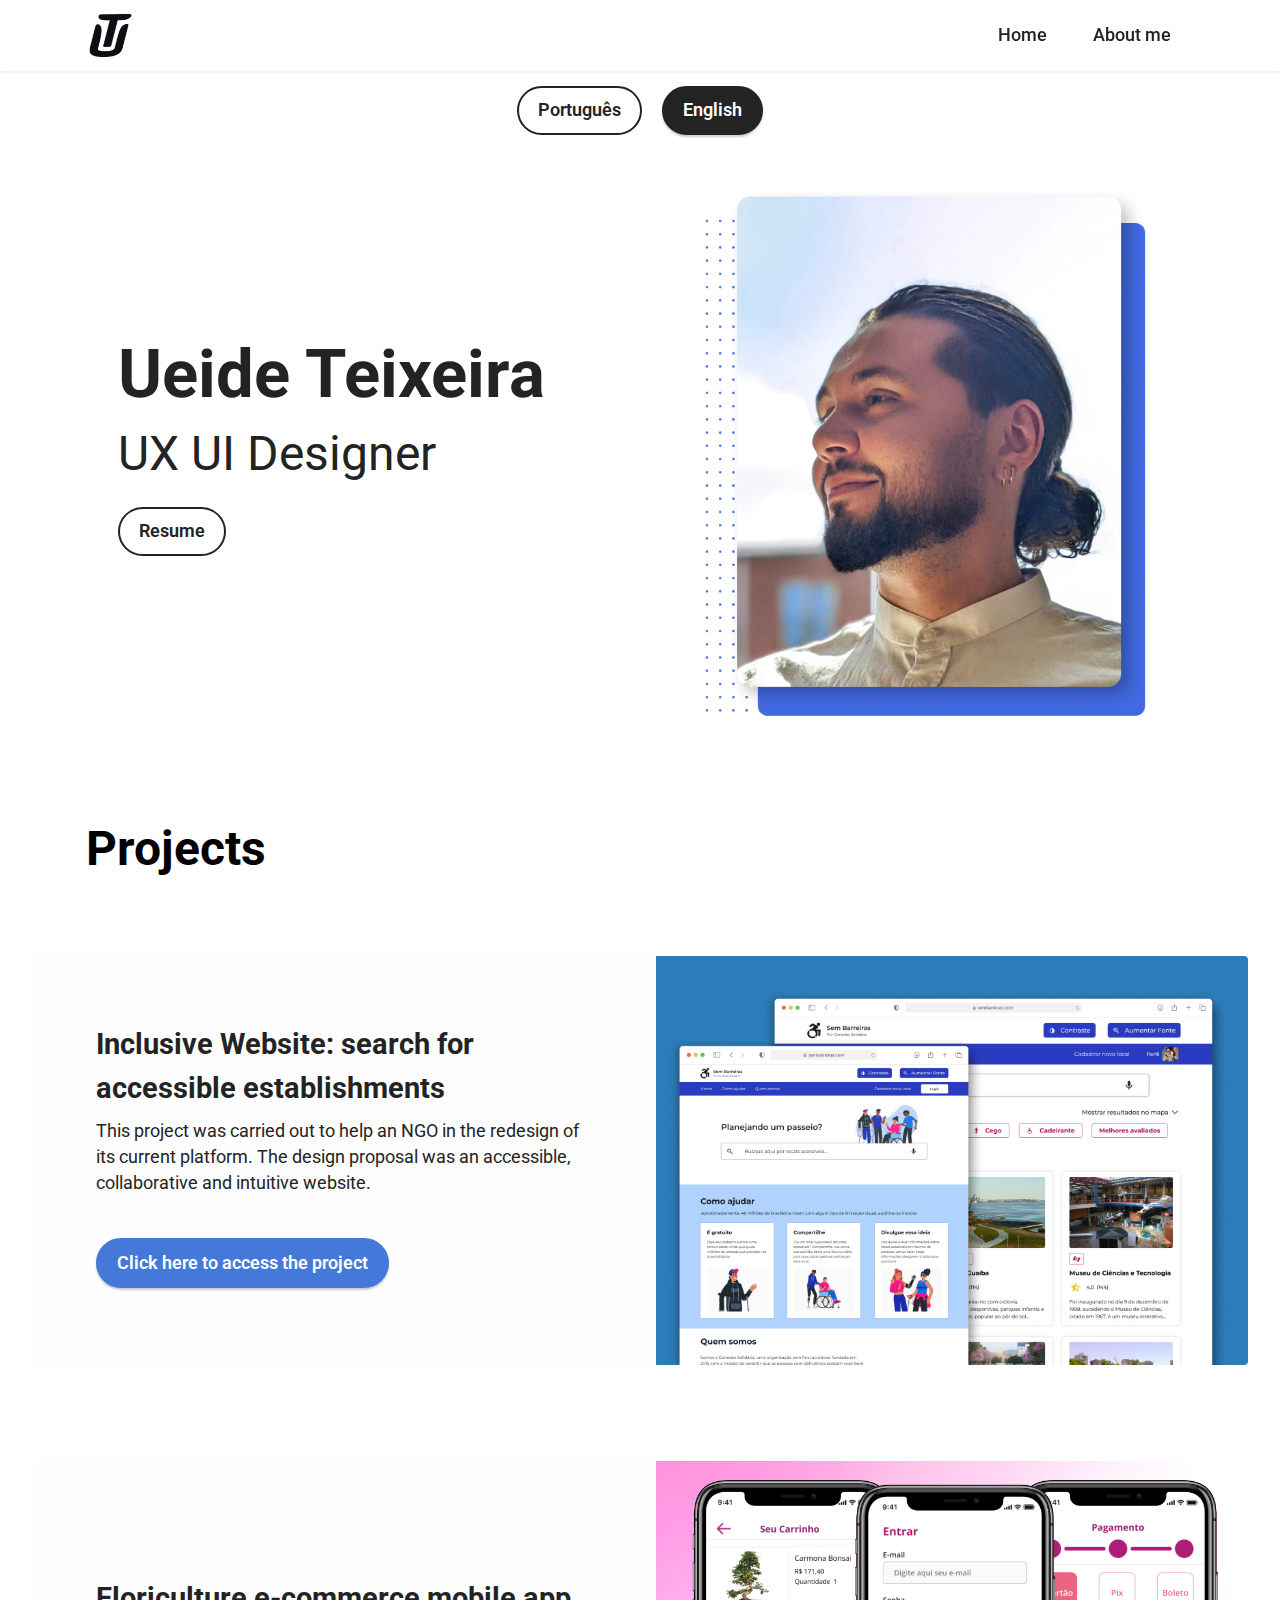
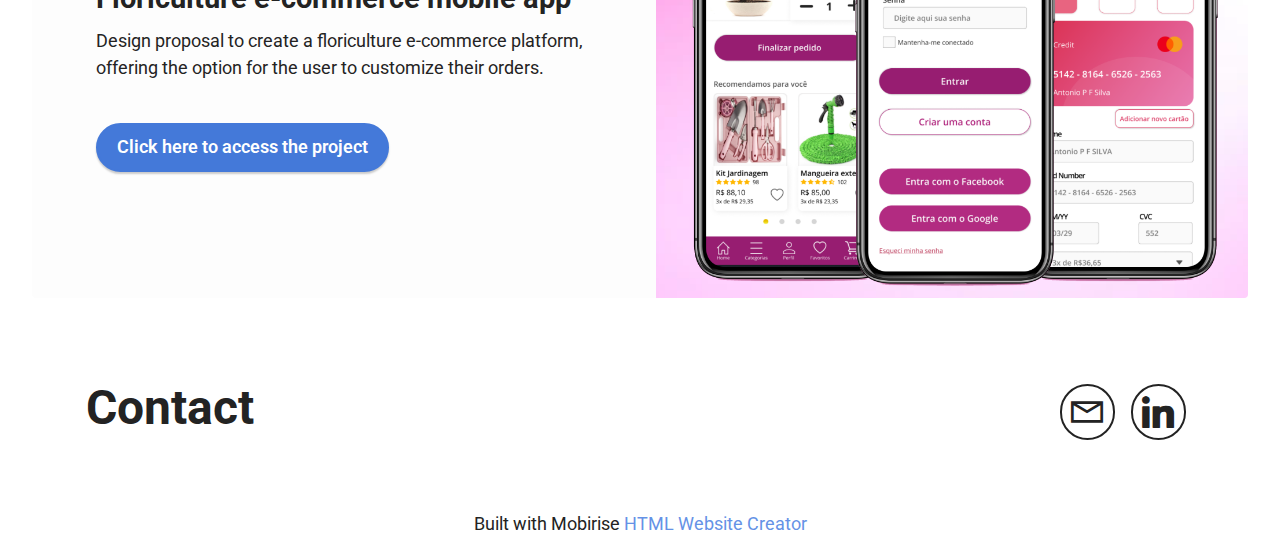
<file: home.html>
<!DOCTYPE html>
<html  >
<head>
  <!-- Site made with Mobirise Website Builder v5.6.5, https://mobirise.com -->
  <meta charset="UTF-8">
  <meta http-equiv="X-UA-Compatible" content="IE=edge">
  <meta name="generator" content="Mobirise v5.6.5, mobirise.com">
  <meta name="twitter:card" content="summary_large_image"/>
  <meta name="twitter:image:src" content="">
  <meta property="og:image" content="">
  <meta name="twitter:title" content="Ueide T. Home">
  <meta name="viewport" content="width=device-width, initial-scale=1, minimum-scale=1">
  <link rel="shortcut icon" href="assets/images/frame-6-96x94.png" type="image/x-icon">
  <meta name="description" content="">
  
  
  <title>Ueide T. Home</title>
  <link rel="stylesheet" href="assets/web/assets/mobirise-icons2/mobirise2.css">
  <link rel="stylesheet" href="assets/bootstrap/css/bootstrap.min.css">
  <link rel="stylesheet" href="assets/bootstrap/css/bootstrap-grid.min.css">
  <link rel="stylesheet" href="assets/bootstrap/css/bootstrap-reboot.min.css">
  <link rel="stylesheet" href="assets/dropdown/css/style.css">
  <link rel="stylesheet" href="assets/socicon/css/styles.css">
  <link rel="stylesheet" href="assets/theme/css/style.css">
  <link rel="preload" href="https://fonts.googleapis.com/css?family=Roboto:100,100i,300,300i,400,400i,500,500i,700,700i,900,900i&display=swap" as="style" onload="this.onload=null;this.rel='stylesheet'">
  <noscript><link rel="stylesheet" href="https://fonts.googleapis.com/css?family=Roboto:100,100i,300,300i,400,400i,500,500i,700,700i,900,900i&display=swap"></noscript>
  <link rel="preload" as="style" href="assets/mobirise/css/mbr-additional.css"><link rel="stylesheet" href="assets/mobirise/css/mbr-additional.css" type="text/css">
  
  
  
  
</head>
<body>
  
  <section data-bs-version="5.1" class="menu menu1 cid-t8ml5RbkfT" once="menu" id="menu1-21">
    

    <nav class="navbar navbar-dropdown navbar-fixed-top navbar-expand-lg">
        <div class="container">
            <div class="navbar-brand">
                <span class="navbar-logo">
                    
                        <img src="assets/images/frame-6-96x94.png" alt="Mobirise Website Builder" style="height: 3rem;">
                    
                </span>
                
            </div>
            <button class="navbar-toggler" type="button" data-toggle="collapse" data-bs-toggle="collapse" data-target="#navbarSupportedContent" data-bs-target="#navbarSupportedContent" aria-controls="navbarNavAltMarkup" aria-expanded="false" aria-label="Toggle navigation">
                <div class="hamburger">
                    <span></span>
                    <span></span>
                    <span></span>
                    <span></span>
                </div>
            </button>
            <div class="collapse navbar-collapse" id="navbarSupportedContent">
                <ul class="navbar-nav nav-dropdown nav-right" data-app-modern-menu="true"><li class="nav-item"><a class="nav-link link text-black text-primary display-4" href="home.html">Home</a></li>
                    <li class="nav-item"><a class="nav-link link text-black text-primary display-4" href="about.html">About me</a></li></ul>
                
                
            </div>
        </div>
    </nav>
</section>

<section data-bs-version="5.1" class="content11 cid-t8m8LBQYIr" id="content11-1k">
    
    <div class="container-fluid">
        <div class="row justify-content-center">
            <div class="col-md-12 col-lg-10">
                <div class="mbr-section-btn align-center"><a class="btn btn-black-outline display-4" href="inicio.html">Português</a>
                    <a class="btn btn-black display-4" href="home.html">English</a></div>
            </div>
        </div>
    </div>
</section>

<section data-bs-version="5.1" class="header11 cid-t8Iluq46TH" id="header11-27">

    

    

    <div class="container">
        <div class="row justify-content-center">
            <div class="col-12 col-md-6 image-wrapper">
                <img class="w-100" src="assets/images/photo-1.png" alt="Mobirise Website Builder">
            </div>
            <div class="col-12 col-md">
                <div class="text-wrapper text-center">
                    <h1 class="mbr-section-title mbr-fonts-style mb-3 display-1"><strong>Ueide Teixeira</strong></h1>
                    <p class="mbr-text mbr-fonts-style display-2">
                        UX UI Designer<br></p>
                    <div class="mbr-section-btn mt-3"><a class="btn btn-black-outline display-7" href="assets/files/UX-UIDesginerUeideTeixeira.pdf" target="_blank">Resume</a></div>
                </div>
            </div>
        </div>
    </div>
</section>

<section data-bs-version="5.1" class="content10 cid-t8m8LG9PeT" id="content10-1n">
    
    <div class="container">
        <div class="row justify-content-center">
            <div class="col-12 col-md">
                <h5 class="mbr-section-title mbr-fonts-style mb-4 display-2"><strong>Projects</strong></h5>
                
            </div>
            <div class="col-md-12 col-lg-4">
                <p class="mbr-text mbr-fonts-style display-7">-</p>
            </div>
        </div>
    </div>
</section>

<section data-bs-version="5.1" class="features6 cid-t8m8LHcrzW" id="features7-1o">
    <!---->
    

    
    <div class="container-fluid">
        <div class="card-wrapper">
            <div class="row align-items-center flex-row-reverse">
                <div class="col-12 col-lg-6">
                    <div class="image-wrapper">
                        <a href="https://www.notion.so/ueideteixeira/Inclusive-Website-search-for-accessible-establishments-a2eb912bec3e47a9895f01aa4da5cea5" target="_blank"><img src="assets/images/cover-mobirise.png" alt=""></a>
                    </div>
                </div>
                <div class="col-12 col-lg">
                    <div class="text-box">
                        <h5 class="mbr-title mbr-fonts-style display-5"><strong>Inclusive Website: search for accessible establishments</strong></h5>
                        <p class="mbr-text mbr-fonts-style display-7">This project was carried out to help an NGO in the redesign of its current platform. The design proposal was an accessible, collaborative and intuitive website.</p>
                        
                        <div class="mbr-section-btn pt-3"><a href="https://www.notion.so/ueideteixeira/Inclusive-Website-search-for-accessible-establishments-a2eb912bec3e47a9895f01aa4da5cea5" class="btn btn-success display-4" target="_blank">Click here to access the project</a></div>
                    </div>
                </div>
            </div>
        </div>
    </div>
</section>

<section data-bs-version="5.1" class="features6 cid-t8m8LInDAL" id="features7-1p">
    <!---->
    

    
    <div class="container-fluid">
        <div class="card-wrapper">
            <div class="row align-items-center flex-row-reverse">
                <div class="col-12 col-lg-6">
                    <div class="image-wrapper">
                        <a href="https://www.notion.so/ueideteixeira/Floriculture-e-commerce-mobile-app-3e5ccba62c694111bc33e1e88916492b" target="_blank"><img src="assets/images/frame-9.png" alt=""></a>
                    </div>
                </div>
                <div class="col-12 col-lg">
                    <div class="text-box">
                        <h5 class="mbr-title mbr-fonts-style display-5"><strong>Floriculture e-commerce mobile app</strong></h5>
                        <p class="mbr-text mbr-fonts-style display-7">Design proposal to create a floriculture e-commerce platform, offering the option for the user to customize their orders.</p>
                        
                        <div class="mbr-section-btn pt-3"><a href="https://www.notion.so/ueideteixeira/Floriculture-e-commerce-mobile-app-3e5ccba62c694111bc33e1e88916492b" class="btn btn-success display-4" target="_blank">Click here to access the project</a></div>
                    </div>
                </div>
            </div>
        </div>
    </div>
</section>

<section data-bs-version="5.1" class="contacts4 cid-t8m8LJDcPs" id="contacts4-1q">

    

    

    <div class="container">
        <div class="row align-items-center justify-content-center">
            <div class="text-content col-12 col-md-6">
                <h2 class="mbr-section-title mbr-fonts-style display-2">
                    <strong>Contact</strong></h2>
                
            </div>
            <div class="icons d-flex align-items-center col-12 col-md-6 justify-content-end mt-md-0 mt-2 flex-wrap">
                <a href="mailto:ueideteixeira@gmail.com">
                    <span class="mbr-iconfont mbr-iconfont-social mobi-mbri-letter mobi-mbri"></span>
                </a>
                <a href="https://www.linkedin.com/in/ueide-teixeira/" target="_blank">
                    <span class="mbr-iconfont mbr-iconfont-social socicon-linkedin socicon"></span>
                </a>
                
                
                
                
                
                
                
                
            </div>
        </div>
    </div>
    
</section><section class="display-7" style="padding: 0;align-items: center;justify-content: center;flex-wrap: wrap;    align-content: center;display: flex;position: relative;height: 4rem;"><a href="https://mobiri.se/2683916" style="flex: 1 1;height: 4rem;position: absolute;width: 100%;z-index: 1;"><img alt="" style="height: 4rem;" src="[data-uri]"></a><p style="margin: 0;text-align: center;" class="display-7">Built with Mobirise &#8204;</p><a style="z-index:1" href="https://mobirise.com/html-builder.html">HTML Website Creator</a></section><script src="assets/bootstrap/js/bootstrap.bundle.min.js"></script>  <script src="assets/smoothscroll/smooth-scroll.js"></script>  <script src="assets/ytplayer/index.js"></script>  <script src="assets/dropdown/js/navbar-dropdown.js"></script>  <script src="assets/sociallikes/social-likes.js"></script>  <script src="assets/theme/js/script.js"></script>  
  
  
</body>
</html>
</file>
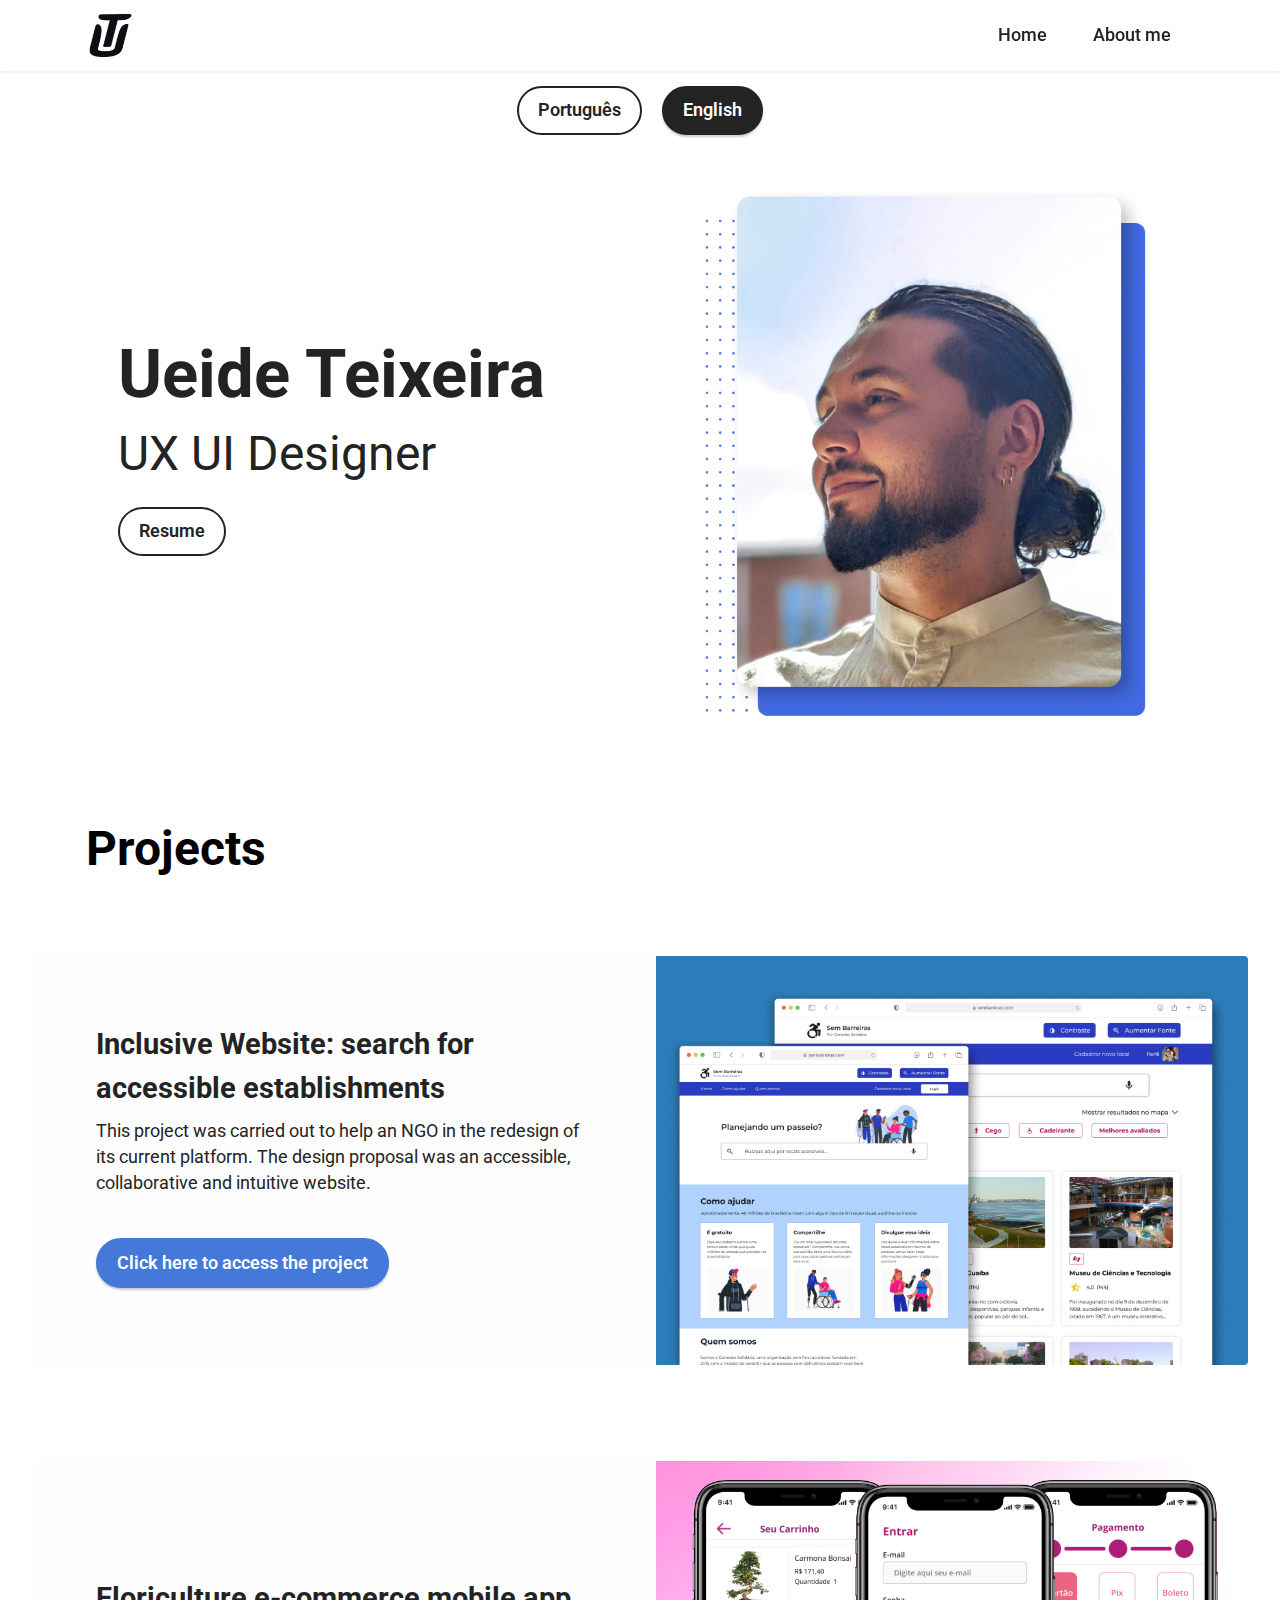
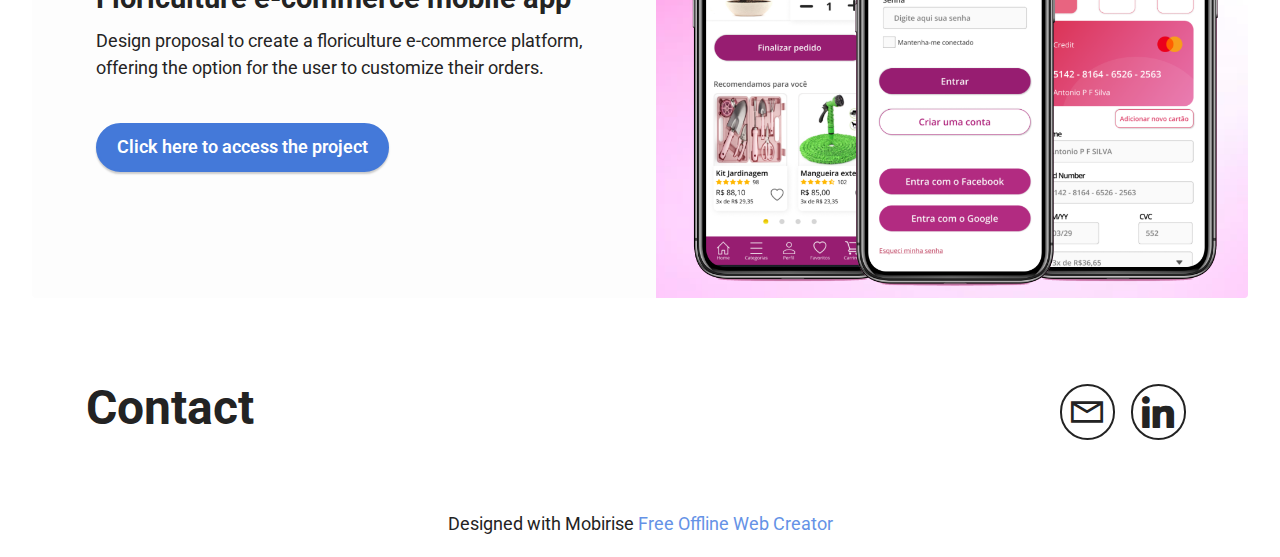
<file: html.html>
<!DOCTYPE html>
<html  >
<head>
  <!-- Site made with Mobirise Website Builder v5.6.5, https://mobirise.com -->
  <meta charset="UTF-8">
  <meta http-equiv="X-UA-Compatible" content="IE=edge">
  <meta name="generator" content="Mobirise v5.6.5, mobirise.com">
  <meta name="twitter:card" content="summary_large_image"/>
  <meta name="twitter:image:src" content="">
  <meta property="og:image" content="">
  <meta name="twitter:title" content="Ueide T. Home">
  <meta name="viewport" content="width=device-width, initial-scale=1, minimum-scale=1">
  <link rel="shortcut icon" href="assets/images/frame-6-96x94.png" type="image/x-icon">
  <meta name="description" content="">
  
  
  <title>Ueide T. Home</title>
  <link rel="stylesheet" href="assets/web/assets/mobirise-icons2/mobirise2.css">
  <link rel="stylesheet" href="assets/bootstrap/css/bootstrap.min.css">
  <link rel="stylesheet" href="assets/bootstrap/css/bootstrap-grid.min.css">
  <link rel="stylesheet" href="assets/bootstrap/css/bootstrap-reboot.min.css">
  <link rel="stylesheet" href="assets/dropdown/css/style.css">
  <link rel="stylesheet" href="assets/socicon/css/styles.css">
  <link rel="stylesheet" href="assets/theme/css/style.css">
  <link rel="preload" href="https://fonts.googleapis.com/css?family=Roboto:100,100i,300,300i,400,400i,500,500i,700,700i,900,900i&display=swap" as="style" onload="this.onload=null;this.rel='stylesheet'">
  <noscript><link rel="stylesheet" href="https://fonts.googleapis.com/css?family=Roboto:100,100i,300,300i,400,400i,500,500i,700,700i,900,900i&display=swap"></noscript>
  <link rel="preload" as="style" href="assets/mobirise/css/mbr-additional.css"><link rel="stylesheet" href="assets/mobirise/css/mbr-additional.css" type="text/css">
  
  
  
  
</head>
<body>
  
  <section data-bs-version="5.1" class="menu menu1 cid-t8ml5RbkfT" once="menu" id="menu1-21">
    

    <nav class="navbar navbar-dropdown navbar-fixed-top navbar-expand-lg">
        <div class="container">
            <div class="navbar-brand">
                <span class="navbar-logo">
                    
                        <img src="assets/images/frame-6-96x94.png" alt="Mobirise Website Builder" style="height: 3rem;">
                    
                </span>
                
            </div>
            <button class="navbar-toggler" type="button" data-toggle="collapse" data-bs-toggle="collapse" data-target="#navbarSupportedContent" data-bs-target="#navbarSupportedContent" aria-controls="navbarNavAltMarkup" aria-expanded="false" aria-label="Toggle navigation">
                <div class="hamburger">
                    <span></span>
                    <span></span>
                    <span></span>
                    <span></span>
                </div>
            </button>
            <div class="collapse navbar-collapse" id="navbarSupportedContent">
                <ul class="navbar-nav nav-dropdown nav-right" data-app-modern-menu="true"><li class="nav-item"><a class="nav-link link text-black text-primary display-4" href="home.html">Home</a></li>
                    <li class="nav-item"><a class="nav-link link text-black text-primary display-4" href="about.html">About me</a></li></ul>
                
                
            </div>
        </div>
    </nav>
</section>

<section data-bs-version="5.1" class="content11 cid-t8m8LBQYIr" id="content11-1k">
    
    <div class="container-fluid">
        <div class="row justify-content-center">
            <div class="col-md-12 col-lg-10">
                <div class="mbr-section-btn align-center"><a class="btn btn-black-outline display-4" href="inicio.html">Português</a>
                    <a class="btn btn-black display-4" href="home.html">English</a></div>
            </div>
        </div>
    </div>
</section>

<section data-bs-version="5.1" class="header11 cid-t8Iluq46TH" id="header11-27">

    

    

    <div class="container">
        <div class="row justify-content-center">
            <div class="col-12 col-md-6 image-wrapper">
                <img class="w-100" src="assets/images/photo-1.png" alt="Mobirise Website Builder">
            </div>
            <div class="col-12 col-md">
                <div class="text-wrapper text-center">
                    <h1 class="mbr-section-title mbr-fonts-style mb-3 display-1"><strong>Ueide Teixeira</strong></h1>
                    <p class="mbr-text mbr-fonts-style display-2">
                        UX UI Designer<br></p>
                    <div class="mbr-section-btn mt-3"><a class="btn btn-black-outline display-7" href="assets/files/UX-UIDesginerUeideTeixeira.pdf" target="_blank">Resume</a></div>
                </div>
            </div>
        </div>
    </div>
</section>

<section data-bs-version="5.1" class="content10 cid-t8m8LG9PeT" id="content10-1n">
    
    <div class="container">
        <div class="row justify-content-center">
            <div class="col-12 col-md">
                <h5 class="mbr-section-title mbr-fonts-style mb-4 display-2"><strong>Projects</strong></h5>
                
            </div>
            <div class="col-md-12 col-lg-4">
                <p class="mbr-text mbr-fonts-style display-7">-</p>
            </div>
        </div>
    </div>
</section>

<section data-bs-version="5.1" class="features6 cid-t8m8LHcrzW" id="features7-1o">
    <!---->
    

    
    <div class="container-fluid">
        <div class="card-wrapper">
            <div class="row align-items-center flex-row-reverse">
                <div class="col-12 col-lg-6">
                    <div class="image-wrapper">
                        <a href="https://www.notion.so/ueideteixeira/Inclusive-Website-search-for-accessible-establishments-a2eb912bec3e47a9895f01aa4da5cea5" target="_blank"><img src="assets/images/cover-mobirise.png" alt=""></a>
                    </div>
                </div>
                <div class="col-12 col-lg">
                    <div class="text-box">
                        <h5 class="mbr-title mbr-fonts-style display-5"><strong>Inclusive Website: search for accessible establishments</strong></h5>
                        <p class="mbr-text mbr-fonts-style display-7">This project was carried out to help an NGO in the redesign of its current platform. The design proposal was an accessible, collaborative and intuitive website.</p>
                        
                        <div class="mbr-section-btn pt-3"><a href="https://www.notion.so/ueideteixeira/Inclusive-Website-search-for-accessible-establishments-a2eb912bec3e47a9895f01aa4da5cea5" class="btn btn-success display-4" target="_blank">Click here to access the project</a></div>
                    </div>
                </div>
            </div>
        </div>
    </div>
</section>

<section data-bs-version="5.1" class="features6 cid-t8m8LInDAL" id="features7-1p">
    <!---->
    

    
    <div class="container-fluid">
        <div class="card-wrapper">
            <div class="row align-items-center flex-row-reverse">
                <div class="col-12 col-lg-6">
                    <div class="image-wrapper">
                        <a href="https://www.notion.so/ueideteixeira/Floriculture-e-commerce-mobile-app-3e5ccba62c694111bc33e1e88916492b" target="_blank"><img src="assets/images/frame-9.png" alt=""></a>
                    </div>
                </div>
                <div class="col-12 col-lg">
                    <div class="text-box">
                        <h5 class="mbr-title mbr-fonts-style display-5"><strong>Floriculture e-commerce mobile app</strong></h5>
                        <p class="mbr-text mbr-fonts-style display-7">Design proposal to create a floriculture e-commerce platform, offering the option for the user to customize their orders.</p>
                        
                        <div class="mbr-section-btn pt-3"><a href="https://www.notion.so/ueideteixeira/Floriculture-e-commerce-mobile-app-3e5ccba62c694111bc33e1e88916492b" class="btn btn-success display-4" target="_blank">Click here to access the project</a></div>
                    </div>
                </div>
            </div>
        </div>
    </div>
</section>

<section data-bs-version="5.1" class="contacts4 cid-t8m8LJDcPs" id="contacts4-1q">

    

    

    <div class="container">
        <div class="row align-items-center justify-content-center">
            <div class="text-content col-12 col-md-6">
                <h2 class="mbr-section-title mbr-fonts-style display-2">
                    <strong>Contact</strong></h2>
                
            </div>
            <div class="icons d-flex align-items-center col-12 col-md-6 justify-content-end mt-md-0 mt-2 flex-wrap">
                <a href="mailto:ueideteixeira@gmail.com">
                    <span class="mbr-iconfont mbr-iconfont-social mobi-mbri-letter mobi-mbri"></span>
                </a>
                <a href="https://www.linkedin.com/in/ueide-teixeira/" target="_blank">
                    <span class="mbr-iconfont mbr-iconfont-social socicon-linkedin socicon"></span>
                </a>
                
                
                
                
                
                
                
                
            </div>
        </div>
    </div>
    
</section><section class="display-7" style="padding: 0;align-items: center;justify-content: center;flex-wrap: wrap;    align-content: center;display: flex;position: relative;height: 4rem;"><a href="https://mobiri.se/2683916" style="flex: 1 1;height: 4rem;position: absolute;width: 100%;z-index: 1;"><img alt="" style="height: 4rem;" src="[data-uri]"></a><p style="margin: 0;text-align: center;" class="display-7">Designed with Mobirise &#8204;</p><a style="z-index:1" href="https://mobirise.com/offline-website-builder.html">Free Offline Web Creator</a></section><script src="assets/bootstrap/js/bootstrap.bundle.min.js"></script>  <script src="assets/smoothscroll/smooth-scroll.js"></script>  <script src="assets/ytplayer/index.js"></script>  <script src="assets/dropdown/js/navbar-dropdown.js"></script>  <script src="assets/sociallikes/social-likes.js"></script>  <script src="assets/theme/js/script.js"></script>  
  
  
</body>
</html>
</file>
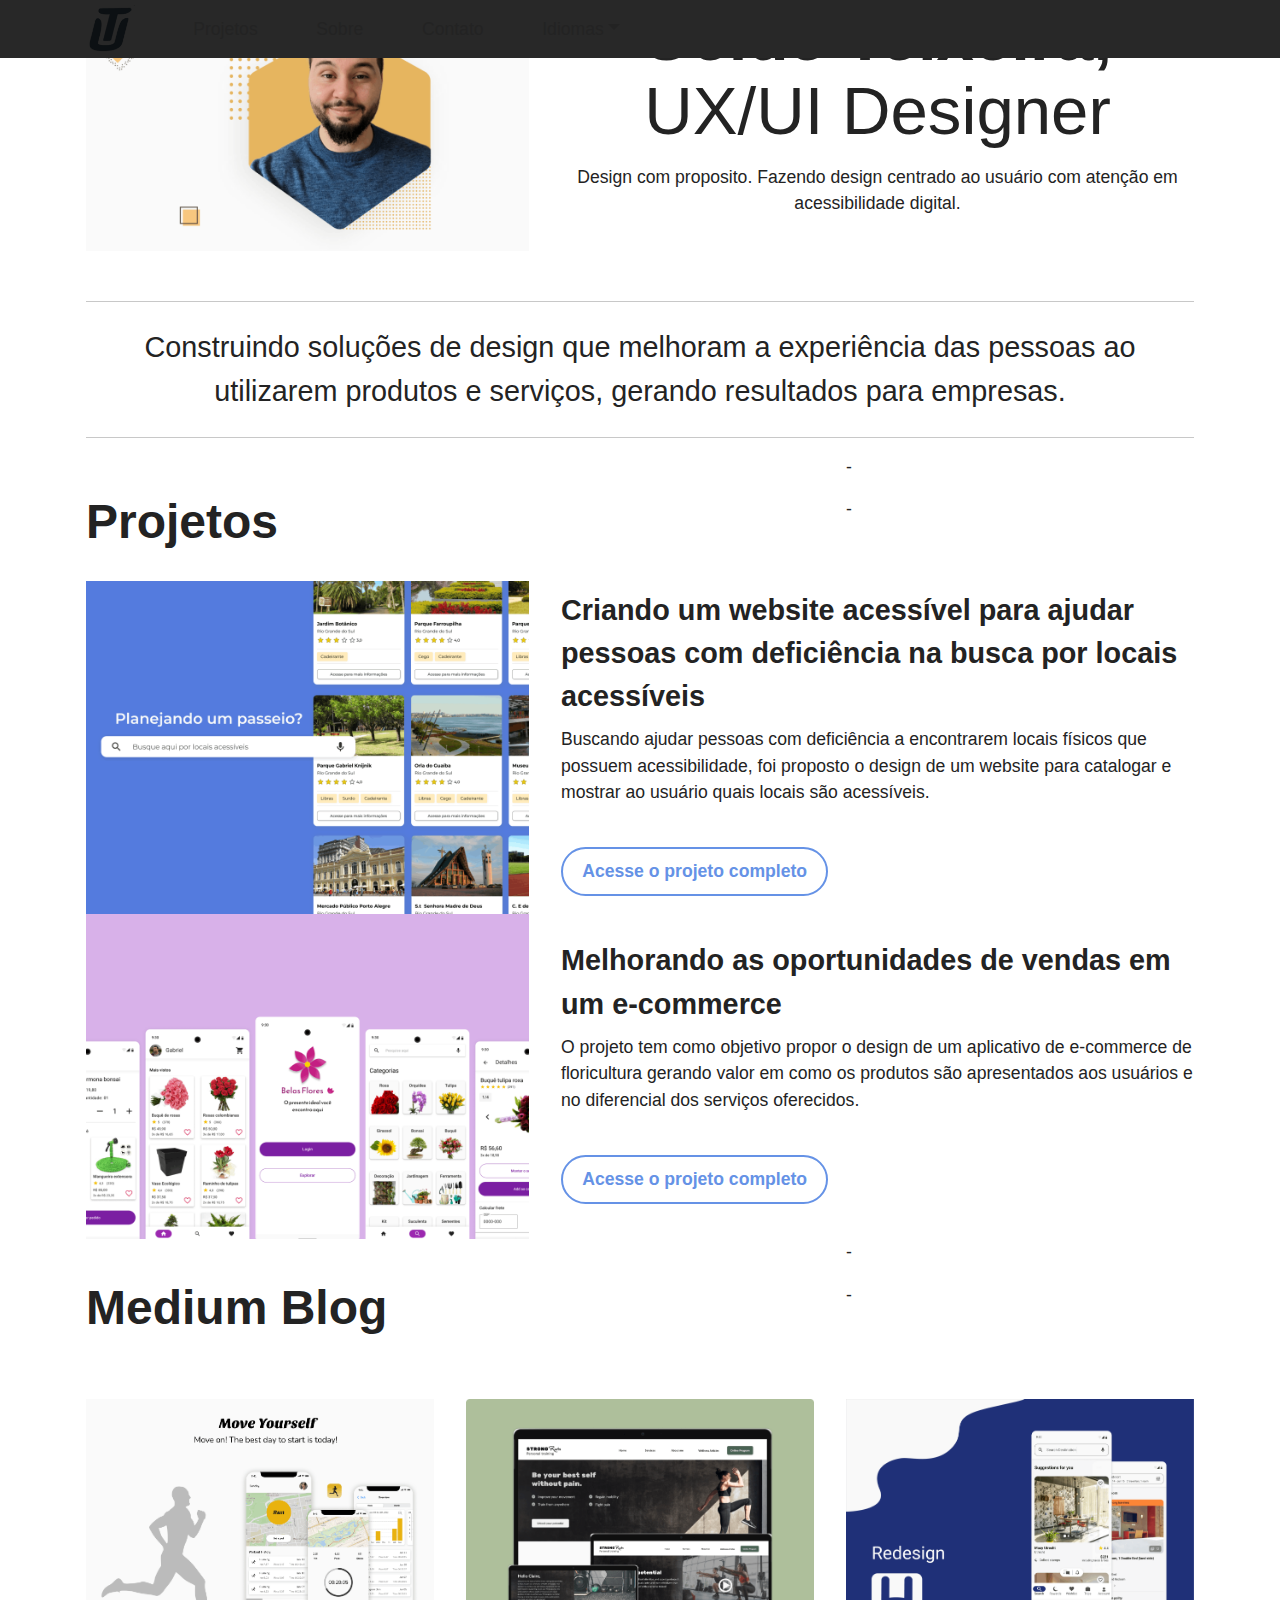
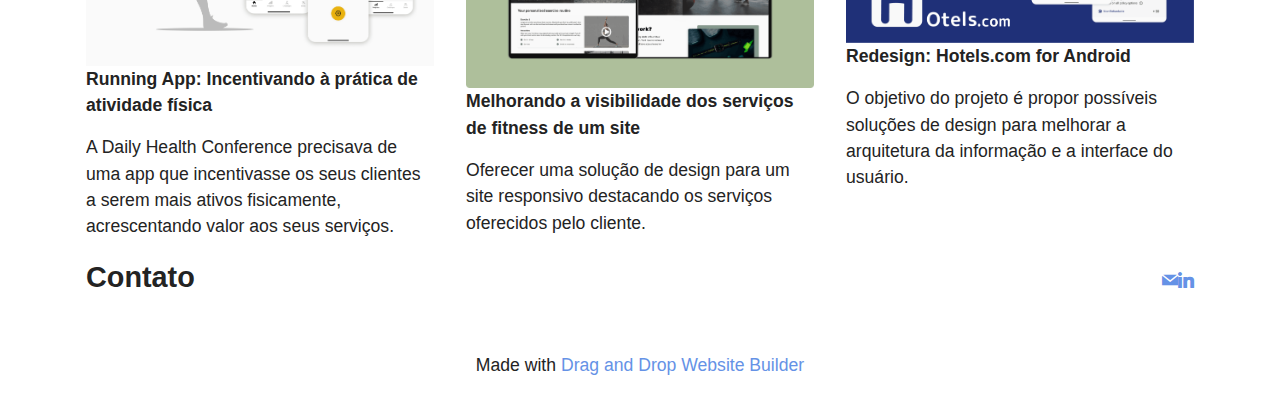
<file: inicio.html>
<!DOCTYPE html>
<html  >
<head>
  <!-- Site made with Mobirise Website Builder v5.8.6, https://mobirise.com -->
  <meta charset="UTF-8">
  <meta http-equiv="X-UA-Compatible" content="IE=edge">
  <meta name="generator" content="Mobirise v5.8.6, mobirise.com">
  <meta name="viewport" content="width=device-width, initial-scale=1, minimum-scale=1">
  <link rel="shortcut icon" href="assets/images/frame-6-96x94-96x94.png" type="image/x-icon">
  <meta name="description" content="">
  
  
  <title>Ueide portfolio - Projetos</title>
  <link rel="stylesheet" href="assets/bootstrap/css/bootstrap.min.css">
  <link rel="stylesheet" href="assets/bootstrap/css/bootstrap-grid.min.css">
  <link rel="stylesheet" href="assets/bootstrap/css/bootstrap-reboot.min.css">
  <link rel="stylesheet" href="assets/dropdown/css/style.css">
  <link rel="stylesheet" href="assets/socicon/css/styles.css">
  <link rel="stylesheet" href="assets/theme/css/style.css">
  <link rel="preload" href="https://fonts.googleapis.com/css?family=Jost:100,200,300,400,500,600,700,800,900,100i,200i,300i,400i,500i,600i,700i,800i,900i&display=swap" as="style" onload="this.onload=null;this.rel='stylesheet'">
  <noscript><link rel="stylesheet" href="https://fonts.googleapis.com/css?family=Jost:100,200,300,400,500,600,700,800,900,100i,200i,300i,400i,500i,600i,700i,800i,900i&display=swap"></noscript>
  <link rel="preload" as="style" href="assets/mobirise/css/mbr-additional.css"><link rel="stylesheet" href="assets/mobirise/css/mbr-additional.css" type="text/css">

  
  
  
</head>
<body>

<!-- Analytics -->
<!-- Google tag (gtag.js) -->
<script async src="https://www.googletagmanager.com/gtag/js?id=G-2QQE0G5WNY"></script>
<script>
  window.dataLayer = window.dataLayer || [];
  function gtag(){dataLayer.push(arguments);}
  gtag('js', new Date());

  gtag('config', 'G-2QQE0G5WNY');
</script>
<!-- Google Tag Manager -->
<script>(function(w,d,s,l,i){w[l]=w[l]||[];w[l].push({'gtm.start':
new Date().getTime(),event:'gtm.js'});var f=d.getElementsByTagName(s)[0],
j=d.createElement(s),dl=l!='dataLayer'?'&l='+l:'';j.async=true;j.src=
'https://www.googletagmanager.com/gtm.js?id='+i+dl;f.parentNode.insertBefore(j,f);
})(window,document,'script','dataLayer','GTM-MJ3SNDH');</script>
<!-- End Google Tag Manager -->
<!-- /Analytics -->


  
  <section data-bs-version="5.1" class="menu menu3 cid-tHJk2EWvx1" once="menu" id="menu3-8h">
    
    <nav class="navbar navbar-dropdown navbar-fixed-top navbar-expand-lg">
        <div class="container">
            <div class="navbar-brand">
                <span class="navbar-logo">
                    <a href="inicio.html">
                        <img src="assets/images/frame-6-96x94.png" alt="Logo: Ueide Teixeira" style="height: 3rem;">
                    </a>
                </span>
                
            </div>
            <button class="navbar-toggler" type="button" data-toggle="collapse" data-bs-toggle="collapse" data-target="#navbarSupportedContent" data-bs-target="#navbarSupportedContent" aria-controls="navbarNavAltMarkup" aria-expanded="false" aria-label="Toggle navigation">
                <div class="hamburger">
                    <span></span>
                    <span></span>
                    <span></span>
                    <span></span>
                </div>
            </button>
            <div class="collapse navbar-collapse" id="navbarSupportedContent">
                <ul class="navbar-nav nav-dropdown nav-right" data-app-modern-menu="true"><li class="nav-item"><a class="nav-link link text-black text-primary display-4" href="inicio.html">Projetos</a></li><li class="nav-item"><a class="nav-link link text-black text-primary display-4" href="sobre.html">Sobre</a></li>
                    <li class="nav-item"><a class="nav-link link text-black text-primary display-4" href="mailto:ueideteixeira@gmail.com">Contato</a></li>
                    <li class="nav-item dropdown"><a class="nav-link link text-black dropdown-toggle show display-4" href="https://mobiri.se" data-toggle="dropdown-submenu" data-bs-toggle="dropdown" data-bs-auto-close="outside" aria-expanded="false">Idiomas</a><div class="dropdown-menu show" aria-labelledby="dropdown-430" data-bs-popper="none"><a class="text-black dropdown-item text-primary display-4" href="index.html">English&nbsp;🇬🇧</a><a class="text-black show dropdown-item text-primary display-4" href="inicio.html">Português&nbsp;🇧🇷</a></div>
                    </li></ul>
                
                
            </div>
        </div>
    </nav>
</section>

<section data-bs-version="5.1" class="header11 cid-tv4BVJfXs1" id="header11-78">

    

    
    

    <div class="container">
        <div class="row justify-content-center">
            <div class="col-12 col-md-5 image-wrapper">
                <img class="w-100" src="assets/images/group-85-1-1-1036x586.png" alt="">
            </div>
            <div class="col-12 col-md">
                <div class="text-wrapper text-center">
                    <h1 class="mbr-section-title mbr-fonts-style mb-3 display-1"><strong>Ueide Teixeira,</strong> UX/UI Designer</h1>
                    <p class="mbr-text mbr-fonts-style display-7">Design com proposito. Fazendo design centrado ao usuário com atenção em acessibilidade digital.
<br>
<br><br></p>
                    
                </div>
            </div>
        </div>
    </div>
</section>

<section data-bs-version="5.1" class="content6 cid-tv4BWiBEka" id="content6-79">
    
    <div class="container">
        <div class="row justify-content-center">
            <div class="col-md-12 col-lg-12">
                <hr class="line">
                <p class="mbr-text align-center mbr-fonts-style my-4 display-5">Construindo soluções de design que melhoram a experiência das pessoas ao utilizarem produtos e serviços, gerando resultados para empresas.</p>
                <hr class="line">
            </div>
        </div>
    </div>
</section>

<section data-bs-version="5.1" class="content10 cid-tHJnDkF2Gv" id="content10-8i">
    
    <div class="container">
        <div class="row justify-content-center">
            <div class="col-12 col-md">
                <h5 class="mbr-section-title mbr-fonts-style mb-4 display-2"></h5>
                
            </div>
            <div class="col-md-12 col-lg-4">
                <p class="mbr-text mbr-fonts-style display-7">-</p>
            </div>
        </div>
    </div>
</section>

<section data-bs-version="5.1" class="content10 cid-tsDE2cAQoK" id="content10-3b">
    
    <div class="container">
        <div class="row justify-content-center">
            <div class="col-12 col-md">
                <h5 class="mbr-section-title mbr-fonts-style mb-4 display-2"><strong>Projetos</strong></h5>
                
            </div>
            <div class="col-md-12 col-lg-4">
                <p class="mbr-text mbr-fonts-style display-7">-</p>
            </div>
        </div>
    </div>
</section>

<section data-bs-version="5.1" class="features6 cid-tsDE2cTkyK" id="features7-3c">
    <!---->
    

    
    
    <div class="container">
        <div class="card-wrapper">
            <div class="row align-items-center">
                <div class="col-12 col-lg-5">
                    <div class="image-wrapper">
                        <a href="https://ueideteixeira.notion.site/Criando-um-website-acess-vel-para-ajudar-pessoas-com-defici-ncia-na-busca-por-locais-acess-veis-725ae845213747c1a1da51fc3eb4204a" target="_blank"><img src="assets/images/capa-mobirise-br-1036x778.png" alt=""></a>
                    </div>
                </div>
                <div class="col-12 col-lg">
                    <div class="text-box">
                        <h5 class="mbr-title mbr-fonts-style display-5"><strong>Criando um website acessível para ajudar pessoas com deficiência na busca por locais acessíveis</strong></h5>
                        <p class="mbr-text mbr-fonts-style display-7">Buscando ajudar pessoas com deficiência a encontrarem locais físicos que possuem acessibilidade, foi proposto o design de um website para catalogar e mostrar ao usuário quais locais são acessíveis.</p>
                        
                        <div class="mbr-section-btn pt-3"><a href="https://ueideteixeira.notion.site/Criando-um-website-acess-vel-para-ajudar-pessoas-com-defici-ncia-na-busca-por-locais-acess-veis-725ae845213747c1a1da51fc3eb4204a" class="btn btn-primary-outline display-4" target="_blank">Acesse o projeto completo</a></div>
                    </div>
                </div>
            </div>
        </div>
    </div>
</section>

<section data-bs-version="5.1" class="features6 cid-tsDE2ddEz2" id="features7-3d">
    <!---->
    

    
    
    <div class="container">
        <div class="card-wrapper">
            <div class="row align-items-center">
                <div class="col-12 col-lg-5">
                    <div class="image-wrapper">
                        <a href="https://ueideteixeira.notion.site/Melhorando-as-oportunidades-de-vendas-em-um-e-commerce-9c8ca822e5374dde81fe1bb48a161723" target="_blank"><img src="assets/images/capa-mobirise-1036x762.png" alt=""></a>
                    </div>
                </div>
                <div class="col-12 col-lg">
                    <div class="text-box">
                        <h5 class="mbr-title mbr-fonts-style display-5"><strong>Melhorando as oportunidades de vendas em um e-commerce</strong></h5>
                        <p class="mbr-text mbr-fonts-style display-7">O projeto tem como objetivo propor o design de um aplicativo de e-commerce de floricultura gerando valor em como os produtos são apresentados aos usuários e no diferencial dos serviços oferecidos.</p>
                        
                        <div class="mbr-section-btn pt-3"><a href="https://ueideteixeira.notion.site/Melhorando-as-oportunidades-de-vendas-em-um-e-commerce-9c8ca822e5374dde81fe1bb48a161723" class="btn btn-primary-outline display-4" target="_blank">Acesse o projeto completo</a></div>
                    </div>
                </div>
            </div>
        </div>
    </div>
</section>

<section data-bs-version="5.1" class="content10 cid-tsDE2dyVv2" id="content10-3e">
    
    <div class="container">
        <div class="row justify-content-center">
            <div class="col-12 col-md">
                <h5 class="mbr-section-title mbr-fonts-style mb-4 display-2"></h5>
                
            </div>
            <div class="col-md-12 col-lg-4">
                <p class="mbr-text mbr-fonts-style display-7">-</p>
            </div>
        </div>
    </div>
</section>

<section data-bs-version="5.1" class="content10 cid-tHJnYzhmut" id="content10-8k">
    
    <div class="container">
        <div class="row justify-content-center">
            <div class="col-12 col-md">
                <h5 class="mbr-section-title mbr-fonts-style mb-4 display-2"><strong>Medium Blog</strong></h5>
                
            </div>
            <div class="col-md-12 col-lg-4">
                <p class="mbr-text mbr-fonts-style display-7">-</p>
            </div>
        </div>
    </div>
</section>

<section data-bs-version="5.1" class="features4 cid-tHJnX9Uoyk" id="features4-8j">
    
    
    <div class="container">
        
        <div class="row mt-4">
            <div class="item features-image сol-12 col-md-6 col-lg-4 active">
                <div class="item-wrapper">
                    <div class="item-img">
                        <img src="assets/images/cover-815x625.png" alt="Mobirise Website Builder" title="">
                    </div>
                    <div class="item-content">
                        <h5 class="item-title mbr-fonts-style display-7"><strong>Running App: Incentivando à prática de atividade física</strong></h5>
                        
                        <p class="mbr-text mbr-fonts-style mt-3 display-7">A Daily Health Conference precisava de uma app que incentivasse os seus clientes a serem mais ativos fisicamente, acrescentando valor aos seus serviços.</p>
                    </div>
                    
                </div>
            </div>
            <div class="item features-image сol-12 col-md-6 col-lg-4">
                <div class="item-wrapper">
                    <div class="item-img">
                        <a href="https://medium.com/design-bootcamp/improving-the-visibility-of-a-websites-fitness-services-d1e2c9b860de" target="_blank"><img src="assets/images/cover-1-815x678.png" alt="Homepage of a personal trainer website." title="" data-slide-to="1" data-bs-slide-to="1"></a>
                    </div>
                    <div class="item-content">
                        <h5 class="item-title mbr-fonts-style display-7"><strong>Melhorando a visibilidade dos serviços de fitness de um site</strong></h5>
                        
                        <p class="mbr-text mbr-fonts-style mt-3 display-7">Oferecer uma solução de design para um site responsivo destacando os serviços oferecidos pelo cliente.<br></p>
                    </div>
                    
                </div>
            </div><div class="item features-image сol-12 col-md-6 col-lg-4">
                <div class="item-wrapper">
                    <div class="item-img">
                        <a href="https://medium.com/design-bootcamp/redesign-hotels-com-for-android-da8b8ce12158" target="_blank"><img src="assets/images/cover-815x572.png" alt="Blue background, with a white detail in the upper left corner. In the centre, the hotels.com redesign is displayed on a cell phone mockup." title="" data-slide-to="2" data-bs-slide-to="2"></a>
                    </div>
                    <div class="item-content">
                        <h5 class="item-title mbr-fonts-style display-7"><strong>Redesign: Hotels.com for Android</strong></h5>
                        
                        <p class="mbr-text mbr-fonts-style mt-3 display-7">O objetivo do projeto é propor possíveis soluções de design para melhorar a arquitetura da informação e a interface do usuário.<br></p>
                    </div>
                    
                </div>
            </div>
            

        </div>
    </div>
</section>

<section data-bs-version="5.1" class="contacts4 cid-tsDE2dRVes" id="contacts4-3f">

    

    
    

    <div class="container">
        <div class="row align-items-center justify-content-center">
            <div class="text-content col-12 col-md-6">
                <h2 class="mbr-section-title mbr-fonts-style display-5">
                    <strong>Contato</strong></h2>
                
            </div>
            <div class="icons d-flex align-items-center col-12 col-md-6 justify-content-end mt-md-0 mt-2 flex-wrap">
                <a href="mailto:ueideteixeira@gmail.com">
                    <span class="mbr-iconfont mbr-iconfont-social socicon-mail socicon"></span>
                </a>
                <a href="https://www.linkedin.com/in/ueide-teixeira/" target="_blank">
                    <span class="mbr-iconfont mbr-iconfont-social socicon-linkedin socicon"></span>
                </a>
                
                
                
                
                
                
                
                
            </div>
        </div>
    </div>
    
</section>

<section data-bs-version="5.1" class="footer7 cid-tsDE2edxYK" once="footers" id="footer7-3g">

    

    

    <div class="container">
        <div class="media-container-row align-center mbr-white">
            <div class="col-12">
                <p class="mbr-text mb-0 mbr-fonts-style display-4">
                    © Copyright 2025 - All Rights Reserved
                </p>
            </div>
        </div>
    </div>
</section><section class="display-7" style="padding: 0;align-items: center;justify-content: center;flex-wrap: wrap;    align-content: center;display: flex;position: relative;height: 4rem;"><a href="https://mobiri.se/2683916" style="flex: 1 1;height: 4rem;position: absolute;width: 100%;z-index: 1;"><img alt="" style="height: 4rem;" src="[data-uri]"></a><p style="margin: 0;text-align: center;" class="display-7">Made with &#8204;</p><a style="z-index:1" href="https://mobirise.com/drag-drop-website-builder.html">Drag and Drop Website Builder</a></section><script src="assets/bootstrap/js/bootstrap.bundle.min.js"></script>  <script src="assets/smoothscroll/smooth-scroll.js"></script>  <script src="assets/ytplayer/index.js"></script>  <script src="assets/dropdown/js/navbar-dropdown.js"></script>  <script src="assets/sociallikes/social-likes.js"></script>  <script src="assets/theme/js/script.js"></script>  
  
  
</body>
</html>
</file>
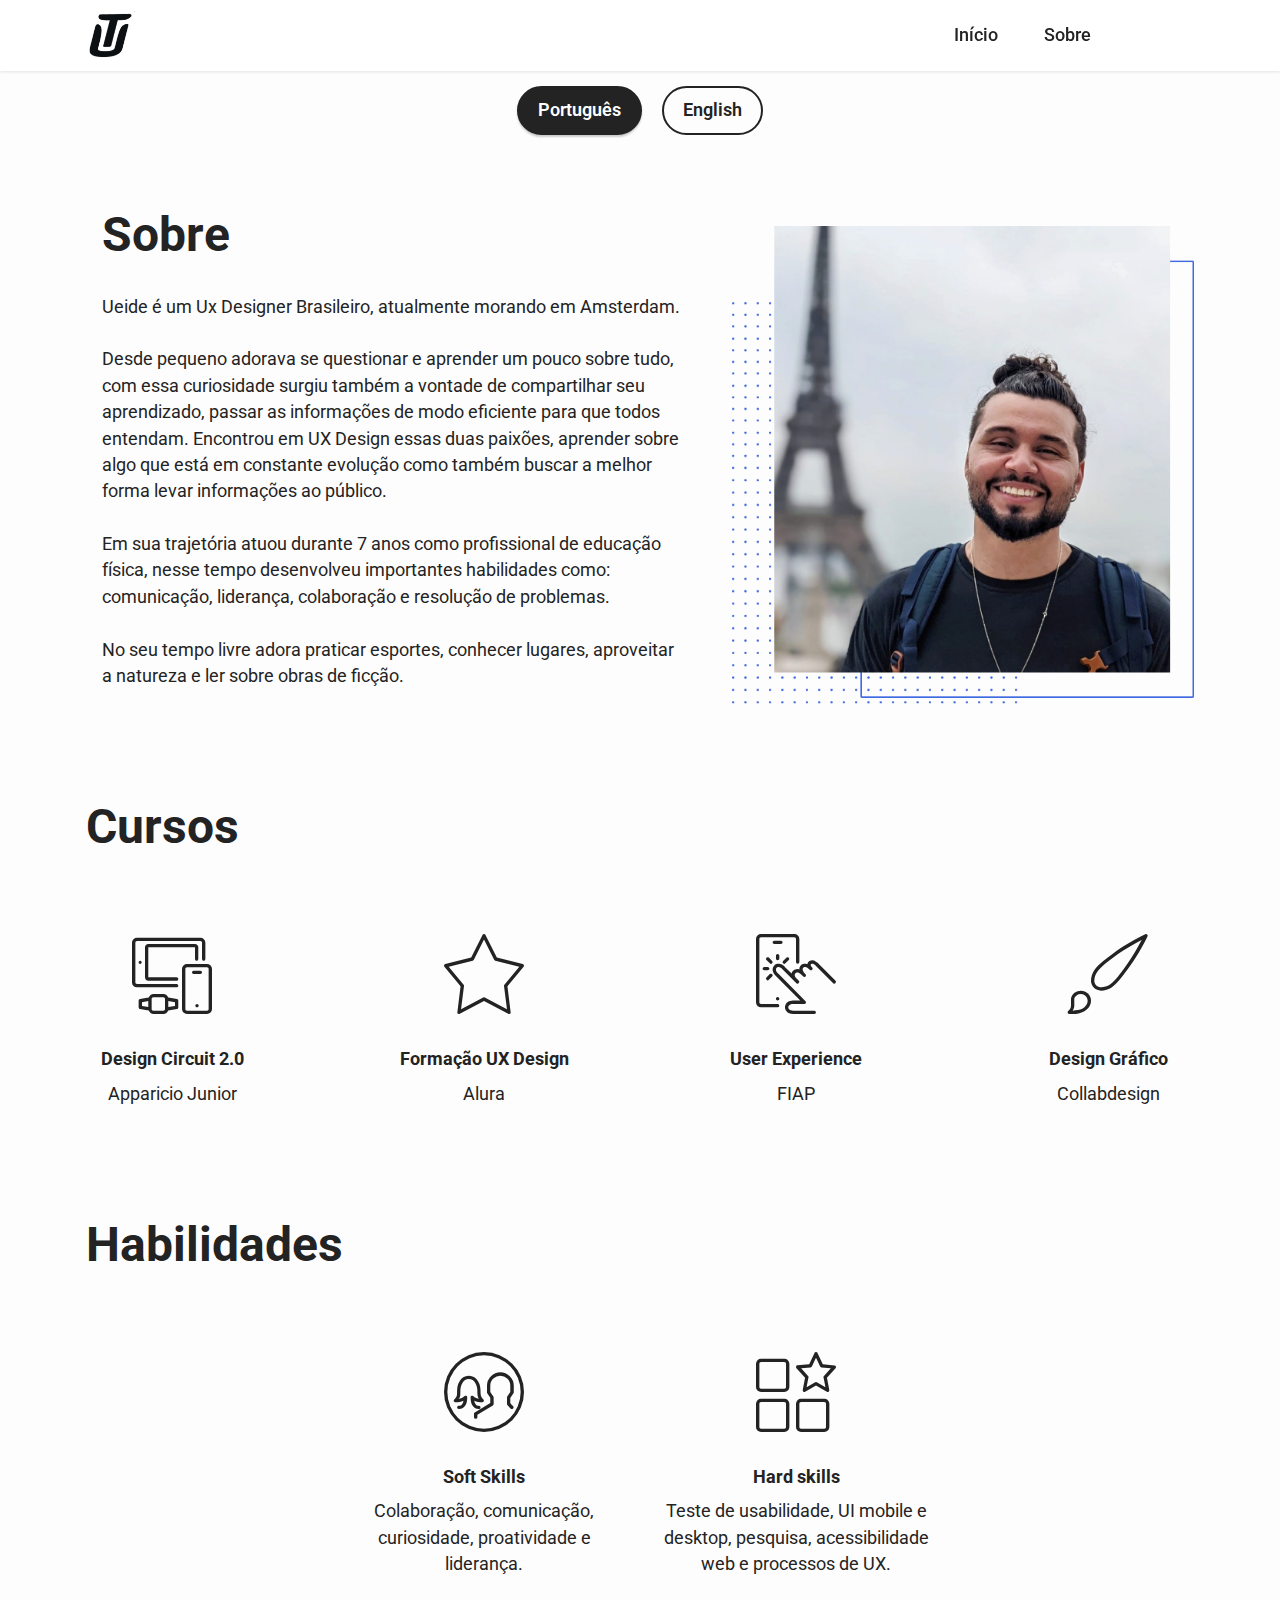
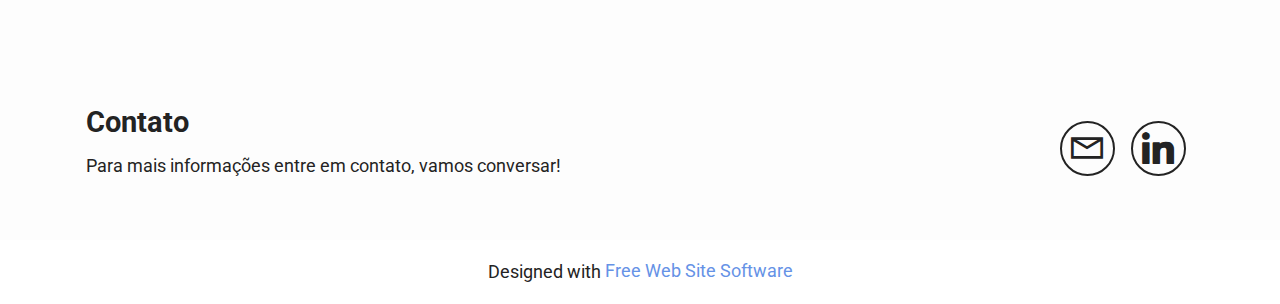
<file: page1.html>
<!DOCTYPE html>
<html  >
<head>
  <!-- Site made with Mobirise Website Builder v5.6.5, https://mobirise.com -->
  <meta charset="UTF-8">
  <meta http-equiv="X-UA-Compatible" content="IE=edge">
  <meta name="generator" content="Mobirise v5.6.5, mobirise.com">
  <meta name="twitter:card" content="summary_large_image"/>
  <meta name="twitter:image:src" content="">
  <meta property="og:image" content="">
  <meta name="twitter:title" content="Ueide T.">
  <meta name="viewport" content="width=device-width, initial-scale=1, minimum-scale=1">
  <link rel="shortcut icon" href="assets/images/frame-6-96x94.png" type="image/x-icon">
  <meta name="description" content="">
  
  
  <title>Ueide T.</title>
  <link rel="stylesheet" href="assets/web/assets/mobirise-icons2/mobirise2.css">
  <link rel="stylesheet" href="assets/web/assets/mobirise-icons/mobirise-icons.css">
  <link rel="stylesheet" href="assets/bootstrap/css/bootstrap.min.css">
  <link rel="stylesheet" href="assets/bootstrap/css/bootstrap-grid.min.css">
  <link rel="stylesheet" href="assets/bootstrap/css/bootstrap-reboot.min.css">
  <link rel="stylesheet" href="assets/dropdown/css/style.css">
  <link rel="stylesheet" href="assets/socicon/css/styles.css">
  <link rel="stylesheet" href="assets/theme/css/style.css">
  <link rel="preload" href="https://fonts.googleapis.com/css?family=Roboto:100,100i,300,300i,400,400i,500,500i,700,700i,900,900i&display=swap" as="style" onload="this.onload=null;this.rel='stylesheet'">
  <noscript><link rel="stylesheet" href="https://fonts.googleapis.com/css?family=Roboto:100,100i,300,300i,400,400i,500,500i,700,700i,900,900i&display=swap"></noscript>
  <link rel="preload" as="style" href="assets/mobirise/css/mbr-additional.css"><link rel="stylesheet" href="assets/mobirise/css/mbr-additional.css" type="text/css">
  
  
  
  
</head>
<body>
  
  <section data-bs-version="5.1" class="menu menu3 cid-t8mnLLVmAw" once="menu" id="menu3-25">
    
    <nav class="navbar navbar-dropdown navbar-fixed-top navbar-expand-lg">
        <div class="container">
            <div class="navbar-brand">
                <span class="navbar-logo">
                    
                        <img src="assets/images/frame-6-96x94.png" alt="Mobirise Website Builder" style="height: 3rem;">
                    
                </span>
                
            </div>
            <button class="navbar-toggler" type="button" data-toggle="collapse" data-bs-toggle="collapse" data-target="#navbarSupportedContent" data-bs-target="#navbarSupportedContent" aria-controls="navbarNavAltMarkup" aria-expanded="false" aria-label="Toggle navigation">
                <div class="hamburger">
                    <span></span>
                    <span></span>
                    <span></span>
                    <span></span>
                </div>
            </button>
            <div class="collapse navbar-collapse" id="navbarSupportedContent">
                <ul class="navbar-nav nav-dropdown nav-right" data-app-modern-menu="true"><li class="nav-item"><a class="nav-link link text-black text-primary display-4" href="index.html">Início</a></li>
                    <li class="nav-item"><a class="nav-link link text-black text-primary display-4" href="page1.html">Sobre</a></li></ul>
                <div class="icons-menu">
                    <a class="iconfont-wrapper" href="https://mobiri.se" target="_blank">
                        <span class="p-2 mbr-iconfont socicon-facebook socicon"></span>
                    </a>
                    
                    
                    
                </div>
                
            </div>
        </div>
    </nav>
</section>

<section data-bs-version="5.1" class="content11 cid-t85TjVZjK1" id="content11-10">
    
    <div class="container-fluid">
        <div class="row justify-content-center">
            <div class="col-md-12 col-lg-8">
                <div class="mbr-section-btn align-center"><a class="btn btn-black display-4" href="">Português</a>
                    <a class="btn btn-black-outline display-4" href="page3.html">English</a></div>
            </div>
        </div>
    </div>
</section>

<section data-bs-version="5.1" class="features11 cid-t16jeXZtbd" id="features12-j">

    
    
    <div class="container">
        <div class="m-0 row align-items-center">
            <div class="col-12 col-lg">
                <div class="card-wrapper">
                    <div class="card-box">
                        <h4 class="card-title mbr-fonts-style mb-4 display-2">
                            <strong>Sobre</strong></h4>
                        <p class="mbr-text mbr-fonts-style mb-4 display-7">Ueide é um Ux Designer Brasileiro, atualmente morando em Amsterdam.<br><br>Desde pequeno adorava se questionar e aprender um pouco sobre tudo, com essa curiosidade surgiu também a vontade de compartilhar seu aprendizado, passar as informações de modo eficiente para que todos entendam. Encontrou em UX Design essas duas paixões, aprender sobre algo que está em constante evolução como também buscar a melhor forma levar informações ao público.<br>
<br>Em sua trajetória atuou durante 7 anos como profissional de educação física, nesse tempo desenvolveu importantes habilidades como: comunicação, liderança, colaboração e resolução de problemas.<br>
<br>No seu tempo livre adora praticar esportes, conhecer lugares, aproveitar a natureza e ler sobre obras de ficção.&nbsp;<br></p>
                        
                        
                    </div>
                </div>
            </div>
            <div class="p-0 col-12 col-lg-5 md-pb">
                <div class="image-wrapper">
                    <img src="assets/images/group-55.png" alt="Mobirise Website Builder">
                </div>
            </div>
        </div>
    </div>
</section>

<section data-bs-version="5.1" class="content10 cid-t85ZDpnBiy" id="content10-17">
    
    <div class="container">
        <div class="row justify-content-center">
            <div class="col-12 col-md">
                <h5 class="mbr-section-title mbr-fonts-style mb-4 display-2">
                    <strong>Cursos</strong></h5>
                
            </div>
            <div class="col-md-12 col-lg-4">
                <p class="mbr-text mbr-fonts-style display-7">-</p>
            </div>
        </div>
    </div>
</section>

<section data-bs-version="5.1" class="features1 cid-t16pY1VK4d" id="features1-o">
    

    
    <div class="container-fluid">
        <div class="row">
            
        </div>
        <div class="row">
            <div class="card col-12 col-md-6 col-lg-3">
                <div class="card-wrapper">
                    <div class="card-box align-center">
                        <div class="iconfont-wrapper">
                            <span class="mbr-iconfont mbri-devices"></span>
                        </div>
                        <h5 class="card-title mbr-fonts-style display-7"><strong>Design Circuit 2.0</strong></h5>
                        <p class="card-text mbr-fonts-style display-7">Apparicio Junior</p>
                    </div>
                </div>
            </div>
            <div class="card col-12 col-md-6 col-lg-3">
                <div class="card-wrapper">
                    <div class="card-box align-center">
                        <div class="iconfont-wrapper">
                            <span class="mbr-iconfont mbri-star"></span>
                        </div>
                        <h5 class="card-title mbr-fonts-style display-7"><strong>Formação UX Design</strong></h5>
                        <p class="card-text mbr-fonts-style display-7">Alura</p>
                    </div>
                </div>
            </div>
            <div class="card col-12 col-md-6 col-lg-3">
                <div class="card-wrapper">
                    <div class="card-box align-center">
                        <div class="iconfont-wrapper">
                            <span class="mbr-iconfont mbri-touch"></span>
                        </div>
                        <h5 class="card-title mbr-fonts-style display-7"><strong>User Experience</strong></h5>
                        <p class="card-text mbr-fonts-style display-7">FIAP</p>
                    </div>
                </div>
            </div>
            <div class="card col-12 col-md-6 col-lg-3">
                <div class="card-wrapper">
                    <div class="card-box align-center">
                        <div class="iconfont-wrapper">
                            <span class="mbr-iconfont mbri-change-style"></span>
                        </div>
                        <h5 class="card-title mbr-fonts-style display-7"><strong>Design Gráfico</strong></h5>
                        <p class="card-text mbr-fonts-style display-7">Collabdesign</p>
                    </div>
                </div>
            </div>
        </div>
    </div>
</section>

<section data-bs-version="5.1" class="content10 cid-t867NmXBzS" id="content10-1b">
    
    <div class="container">
        <div class="row justify-content-center">
            <div class="col-12 col-md">
                <h5 class="mbr-section-title mbr-fonts-style mb-4 display-2">
                    <strong>Habilidades</strong></h5>
                
            </div>
            <div class="col-md-12 col-lg-4">
                <p class="mbr-text mbr-fonts-style display-7">-</p>
            </div>
        </div>
    </div>
</section>

<section data-bs-version="5.1" class="features1 cid-t1KWQMETa0" id="features1-x">
    

    
    <div class="container-fluid">
        <div class="row">
            
        </div>
        <div class="row">
            <div class="card col-12 col-md-6 col-lg-3">
                <div class="card-wrapper">
                    <div class="card-box align-center">
                        <div class="iconfont-wrapper">
                            <span class="mbr-iconfont mbri-users"></span>
                        </div>
                        <h5 class="card-title mbr-fonts-style display-7"><strong>Soft Skills</strong></h5>
                        <p class="card-text mbr-fonts-style display-7">Colaboração, comunicação, curiosidade, proatividade e liderança.</p>
                    </div>
                </div>
            </div>
            <div class="card col-12 col-md-6 col-lg-3">
                <div class="card-wrapper">
                    <div class="card-box align-center">
                        <div class="iconfont-wrapper">
                            <span class="mbr-iconfont mbri-features"></span>
                        </div>
                        <h5 class="card-title mbr-fonts-style display-7"><strong>Hard skills</strong></h5>
                        <p class="card-text mbr-fonts-style display-7">Teste de usabilidade, UI mobile e desktop, pesquisa, acessibilidade web e processos de UX.</p>
                    </div>
                </div>
            </div>
            
            
        </div>
    </div>
</section>

<section data-bs-version="5.1" class="contacts4 cid-t16qiPXp1g" id="contacts4-q">

    

    

    <div class="container">
        <div class="row align-items-center justify-content-center">
            <div class="text-content col-12 col-md-6">
                <h2 class="mbr-section-title mbr-fonts-style display-5">
                    <strong>Contato</strong></h2>
                <p class="mbr-text mbr-fonts-style display-7">Para mais informações entre em contato, vamos conversar!</p>
            </div>
            <div class="icons d-flex align-items-center col-12 col-md-6 justify-content-end mt-md-0 mt-2 flex-wrap">
                <a href="mailto:ueideteixeira@gmail.com">
                    <span class="mbr-iconfont mbr-iconfont-social mobi-mbri-letter mobi-mbri"></span>
                </a>
                <a href="https://www.linkedin.com/in/ueide-teixeira/" target="_blank">
                    <span class="mbr-iconfont mbr-iconfont-social socicon-linkedin socicon"></span>
                </a>
                
                
                
                
                
                
                
                
            </div>
        </div>
    </div>
    
</section><section class="display-7" style="padding: 0;align-items: center;justify-content: center;flex-wrap: wrap;    align-content: center;display: flex;position: relative;height: 4rem;"><a href="https://mobiri.se/2683916" style="flex: 1 1;height: 4rem;position: absolute;width: 100%;z-index: 1;"><img alt="" style="height: 4rem;" src="[data-uri]"></a><p style="margin: 0;text-align: center;" class="display-7">Designed with &#8204;</p><a style="z-index:1" href="https://mobirise.com"> Free Web Site  Software</a></section><script src="assets/bootstrap/js/bootstrap.bundle.min.js"></script>  <script src="assets/smoothscroll/smooth-scroll.js"></script>  <script src="assets/ytplayer/index.js"></script>  <script src="assets/dropdown/js/navbar-dropdown.js"></script>  <script src="assets/sociallikes/social-likes.js"></script>  <script src="assets/theme/js/script.js"></script>  
  
  
</body>
</html>
</file>
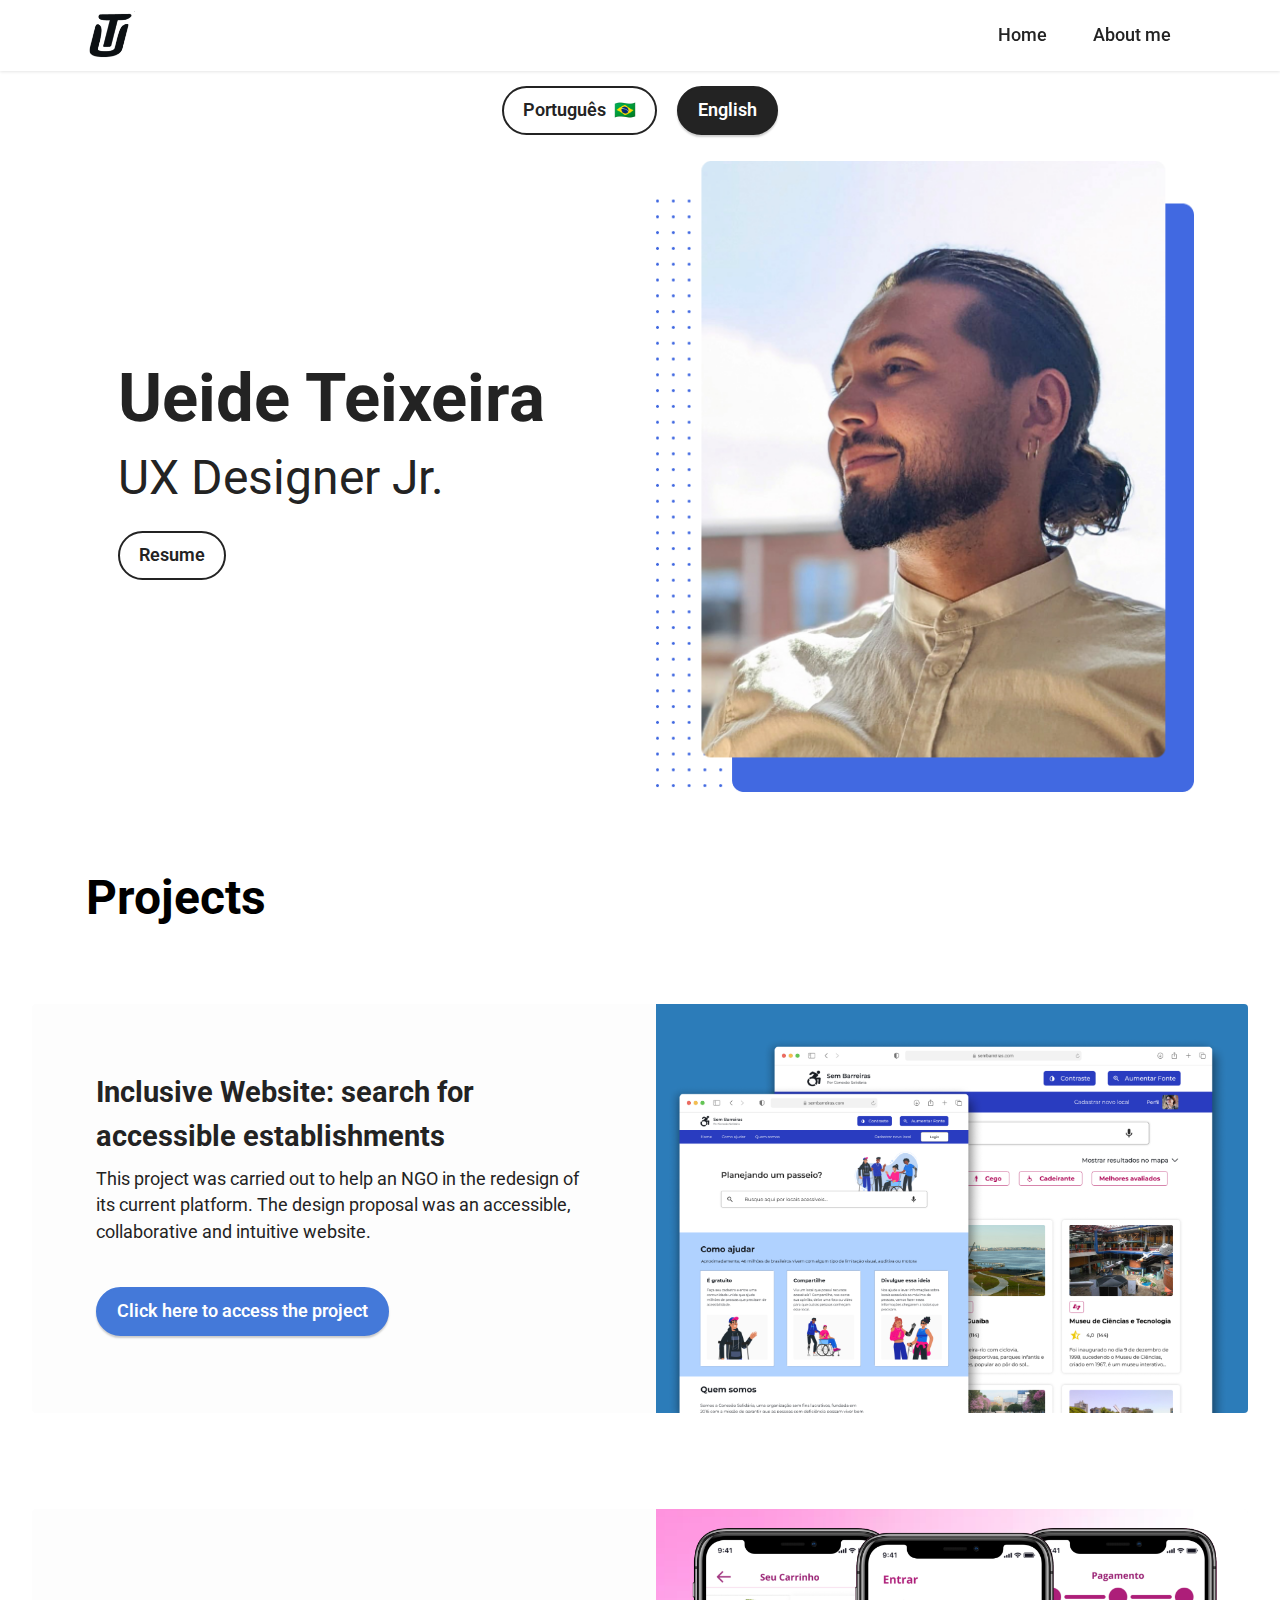
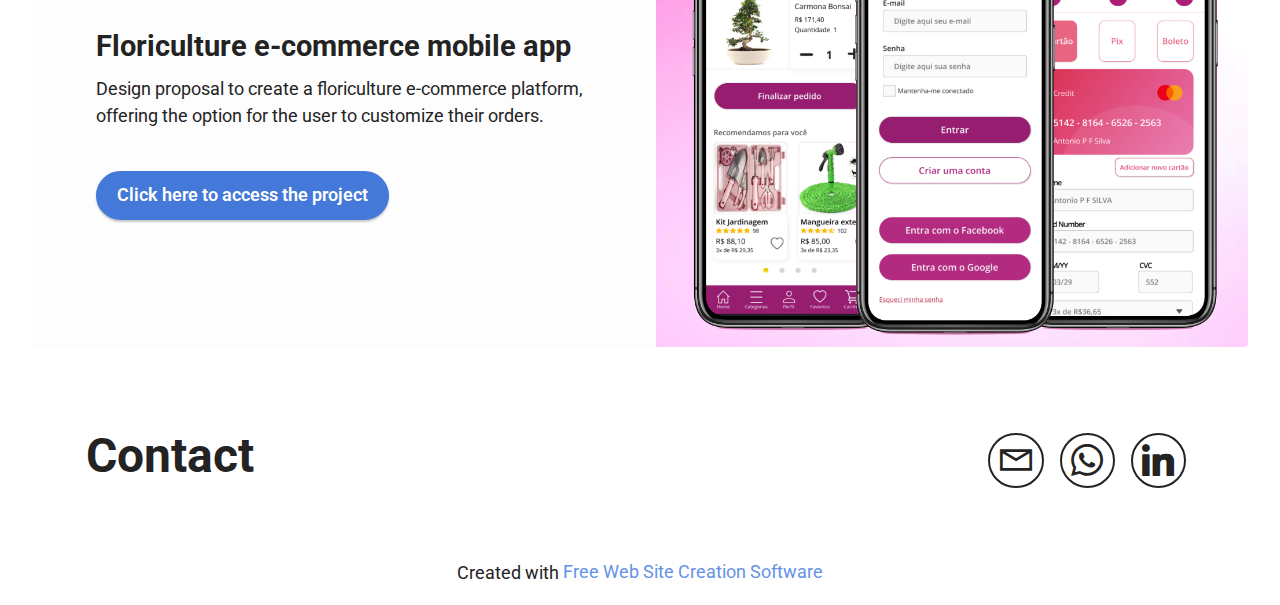
<file: page2.html>
<!DOCTYPE html>
<html  >
<head>
  <!-- Site made with Mobirise Website Builder v5.6.5, https://mobirise.com -->
  <meta charset="UTF-8">
  <meta http-equiv="X-UA-Compatible" content="IE=edge">
  <meta name="generator" content="Mobirise v5.6.5, mobirise.com">
  <meta name="twitter:card" content="summary_large_image"/>
  <meta name="twitter:image:src" content="">
  <meta property="og:image" content="">
  <meta name="twitter:title" content="Home Eng">
  <meta name="viewport" content="width=device-width, initial-scale=1, minimum-scale=1">
  <link rel="shortcut icon" href="assets/images/frame-6-96x94.png" type="image/x-icon">
  <meta name="description" content="">
  
  
  <title>Home Eng</title>
  <link rel="stylesheet" href="assets/web/assets/mobirise-icons2/mobirise2.css">
  <link rel="stylesheet" href="assets/bootstrap/css/bootstrap.min.css">
  <link rel="stylesheet" href="assets/bootstrap/css/bootstrap-grid.min.css">
  <link rel="stylesheet" href="assets/bootstrap/css/bootstrap-reboot.min.css">
  <link rel="stylesheet" href="assets/dropdown/css/style.css">
  <link rel="stylesheet" href="assets/socicon/css/styles.css">
  <link rel="stylesheet" href="assets/theme/css/style.css">
  <link rel="preload" href="https://fonts.googleapis.com/css?family=Roboto:100,100i,300,300i,400,400i,500,500i,700,700i,900,900i&display=swap" as="style" onload="this.onload=null;this.rel='stylesheet'">
  <noscript><link rel="stylesheet" href="https://fonts.googleapis.com/css?family=Roboto:100,100i,300,300i,400,400i,500,500i,700,700i,900,900i&display=swap"></noscript>
  <link rel="preload" as="style" href="assets/mobirise/css/mbr-additional.css"><link rel="stylesheet" href="assets/mobirise/css/mbr-additional.css" type="text/css">
  
  
  
  
</head>
<body>
  
  <section data-bs-version="5.1" class="menu menu1 cid-t8ml5RbkfT" once="menu" id="menu1-21">
    

    <nav class="navbar navbar-dropdown navbar-fixed-top navbar-expand-lg">
        <div class="container">
            <div class="navbar-brand">
                <span class="navbar-logo">
                    
                        <img src="assets/images/frame-6-96x94.png" alt="Mobirise Website Builder" style="height: 3rem;">
                    
                </span>
                
            </div>
            <button class="navbar-toggler" type="button" data-toggle="collapse" data-bs-toggle="collapse" data-target="#navbarSupportedContent" data-bs-target="#navbarSupportedContent" aria-controls="navbarNavAltMarkup" aria-expanded="false" aria-label="Toggle navigation">
                <div class="hamburger">
                    <span></span>
                    <span></span>
                    <span></span>
                    <span></span>
                </div>
            </button>
            <div class="collapse navbar-collapse" id="navbarSupportedContent">
                <ul class="navbar-nav nav-dropdown nav-right" data-app-modern-menu="true"><li class="nav-item"><a class="nav-link link text-black text-primary display-4" href="page2.html">Home</a></li>
                    <li class="nav-item"><a class="nav-link link text-black text-primary display-4" href="page3.html">About me</a></li></ul>
                
                
            </div>
        </div>
    </nav>
</section>

<section data-bs-version="5.1" class="content11 cid-t8m8LBQYIr" id="content11-1k">
    
    <div class="container-fluid">
        <div class="row justify-content-center">
            <div class="col-md-12 col-lg-10">
                <div class="mbr-section-btn align-center"><a class="btn btn-black-outline display-4" href="index.html">Português&nbsp; 🇧🇷</a>
                    <a class="btn btn-black display-4" href="">English</a></div>
            </div>
        </div>
    </div>
</section>

<section data-bs-version="5.1" class="header11 cid-t8Iluq46TH" id="header11-27">

    

    

    <div class="container">
        <div class="row justify-content-center">
            <div class="col-12 col-md-6 image-wrapper">
                <img class="w-100" src="assets/images/ueide-t.-ux-desinger-.png" alt="Mobirise Website Builder">
            </div>
            <div class="col-12 col-md">
                <div class="text-wrapper text-center">
                    <h1 class="mbr-section-title mbr-fonts-style mb-3 display-1"><strong>Ueide Teixeira</strong></h1>
                    <p class="mbr-text mbr-fonts-style display-2">
                        UX Designer Jr.</p>
                    <div class="mbr-section-btn mt-3"><a class="btn btn-black-outline display-7" href="assets/files/Resume-UeideT.UXDesigner.pdf" target="_blank">Resume</a></div>
                </div>
            </div>
        </div>
    </div>
</section>

<section data-bs-version="5.1" class="content10 cid-t8m8LG9PeT" id="content10-1n">
    
    <div class="container">
        <div class="row justify-content-center">
            <div class="col-12 col-md">
                <h5 class="mbr-section-title mbr-fonts-style mb-4 display-2"><strong>Projects</strong></h5>
                
            </div>
            <div class="col-md-12 col-lg-4">
                <p class="mbr-text mbr-fonts-style display-7">-</p>
            </div>
        </div>
    </div>
</section>

<section data-bs-version="5.1" class="features6 cid-t8m8LHcrzW" id="features7-1o">
    <!---->
    

    
    <div class="container-fluid">
        <div class="card-wrapper">
            <div class="row align-items-center flex-row-reverse">
                <div class="col-12 col-lg-6">
                    <div class="image-wrapper">
                        <a href="https://www.notion.so/ueideteixeira/Inclusive-Website-search-for-accessible-establishments-a2eb912bec3e47a9895f01aa4da5cea5" target="_blank"><img src="assets/images/cover-mobirise.png" alt=""></a>
                    </div>
                </div>
                <div class="col-12 col-lg">
                    <div class="text-box">
                        <h5 class="mbr-title mbr-fonts-style display-5"><strong>Inclusive Website: search for accessible establishments</strong></h5>
                        <p class="mbr-text mbr-fonts-style display-7">This project was carried out to help an NGO in the redesign of its current platform. The design proposal was an accessible, collaborative and intuitive website.</p>
                        
                        <div class="mbr-section-btn pt-3"><a href="https://www.notion.so/ueideteixeira/Inclusive-Website-search-for-accessible-establishments-a2eb912bec3e47a9895f01aa4da5cea5" class="btn btn-success display-4" target="_blank">Click here to access the project</a></div>
                    </div>
                </div>
            </div>
        </div>
    </div>
</section>

<section data-bs-version="5.1" class="features6 cid-t8m8LInDAL" id="features7-1p">
    <!---->
    

    
    <div class="container-fluid">
        <div class="card-wrapper">
            <div class="row align-items-center flex-row-reverse">
                <div class="col-12 col-lg-6">
                    <div class="image-wrapper">
                        <a href="https://www.notion.so/ueideteixeira/Floriculture-e-commerce-mobile-app-3e5ccba62c694111bc33e1e88916492b" target="_blank"><img src="assets/images/frame-9.png" alt=""></a>
                    </div>
                </div>
                <div class="col-12 col-lg">
                    <div class="text-box">
                        <h5 class="mbr-title mbr-fonts-style display-5"><strong>Floriculture e-commerce mobile app</strong></h5>
                        <p class="mbr-text mbr-fonts-style display-7">Design proposal to create a floriculture e-commerce platform, offering the option for the user to customize their orders.</p>
                        
                        <div class="mbr-section-btn pt-3"><a href="https://www.notion.so/ueideteixeira/Floriculture-e-commerce-mobile-app-3e5ccba62c694111bc33e1e88916492b" class="btn btn-success display-4" target="_blank">Click here to access the project</a></div>
                    </div>
                </div>
            </div>
        </div>
    </div>
</section>

<section data-bs-version="5.1" class="contacts4 cid-t8m8LJDcPs" id="contacts4-1q">

    

    

    <div class="container">
        <div class="row align-items-center justify-content-center">
            <div class="text-content col-12 col-md-6">
                <h2 class="mbr-section-title mbr-fonts-style display-2">
                    <strong>Contact</strong></h2>
                
            </div>
            <div class="icons d-flex align-items-center col-12 col-md-6 justify-content-end mt-md-0 mt-2 flex-wrap">
                <a href="mailto:ueideteixeira@gmail.com">
                    <span class="mbr-iconfont mbr-iconfont-social mobi-mbri-letter mobi-mbri"></span>
                </a>
                <a href="https://api.whatsapp.com/send?phone=5512992428452&text=Olá%20Ueide,%20visualizei%20o%20seu%20portifólio,%20poderíamos%20conversar?" target="_blank">
                    <span class="mbr-iconfont mbr-iconfont-social socicon-whatsapp socicon"></span>
                </a>
                <a href="https://www.linkedin.com/in/ueide-teixeira/" target="_blank">
                    <span class="mbr-iconfont mbr-iconfont-social socicon-linkedin socicon"></span>
                </a>
                
                
                
                
                
                
                
            </div>
        </div>
    </div>
    
</section><section class="display-7" style="padding: 0;align-items: center;justify-content: center;flex-wrap: wrap;    align-content: center;display: flex;position: relative;height: 4rem;"><a href="https://mobiri.se/2683916" style="flex: 1 1;height: 4rem;position: absolute;width: 100%;z-index: 1;"><img alt="" style="height: 4rem;" src="[data-uri]"></a><p style="margin: 0;text-align: center;" class="display-7">Created with &#8204;</p><a style="z-index:1" href="https://mobirise.com"> Free Web Site  Creation Software</a></section><script src="assets/bootstrap/js/bootstrap.bundle.min.js"></script>  <script src="assets/smoothscroll/smooth-scroll.js"></script>  <script src="assets/ytplayer/index.js"></script>  <script src="assets/dropdown/js/navbar-dropdown.js"></script>  <script src="assets/sociallikes/social-likes.js"></script>  <script src="assets/theme/js/script.js"></script>  
  
  
</body>
</html>
</file>
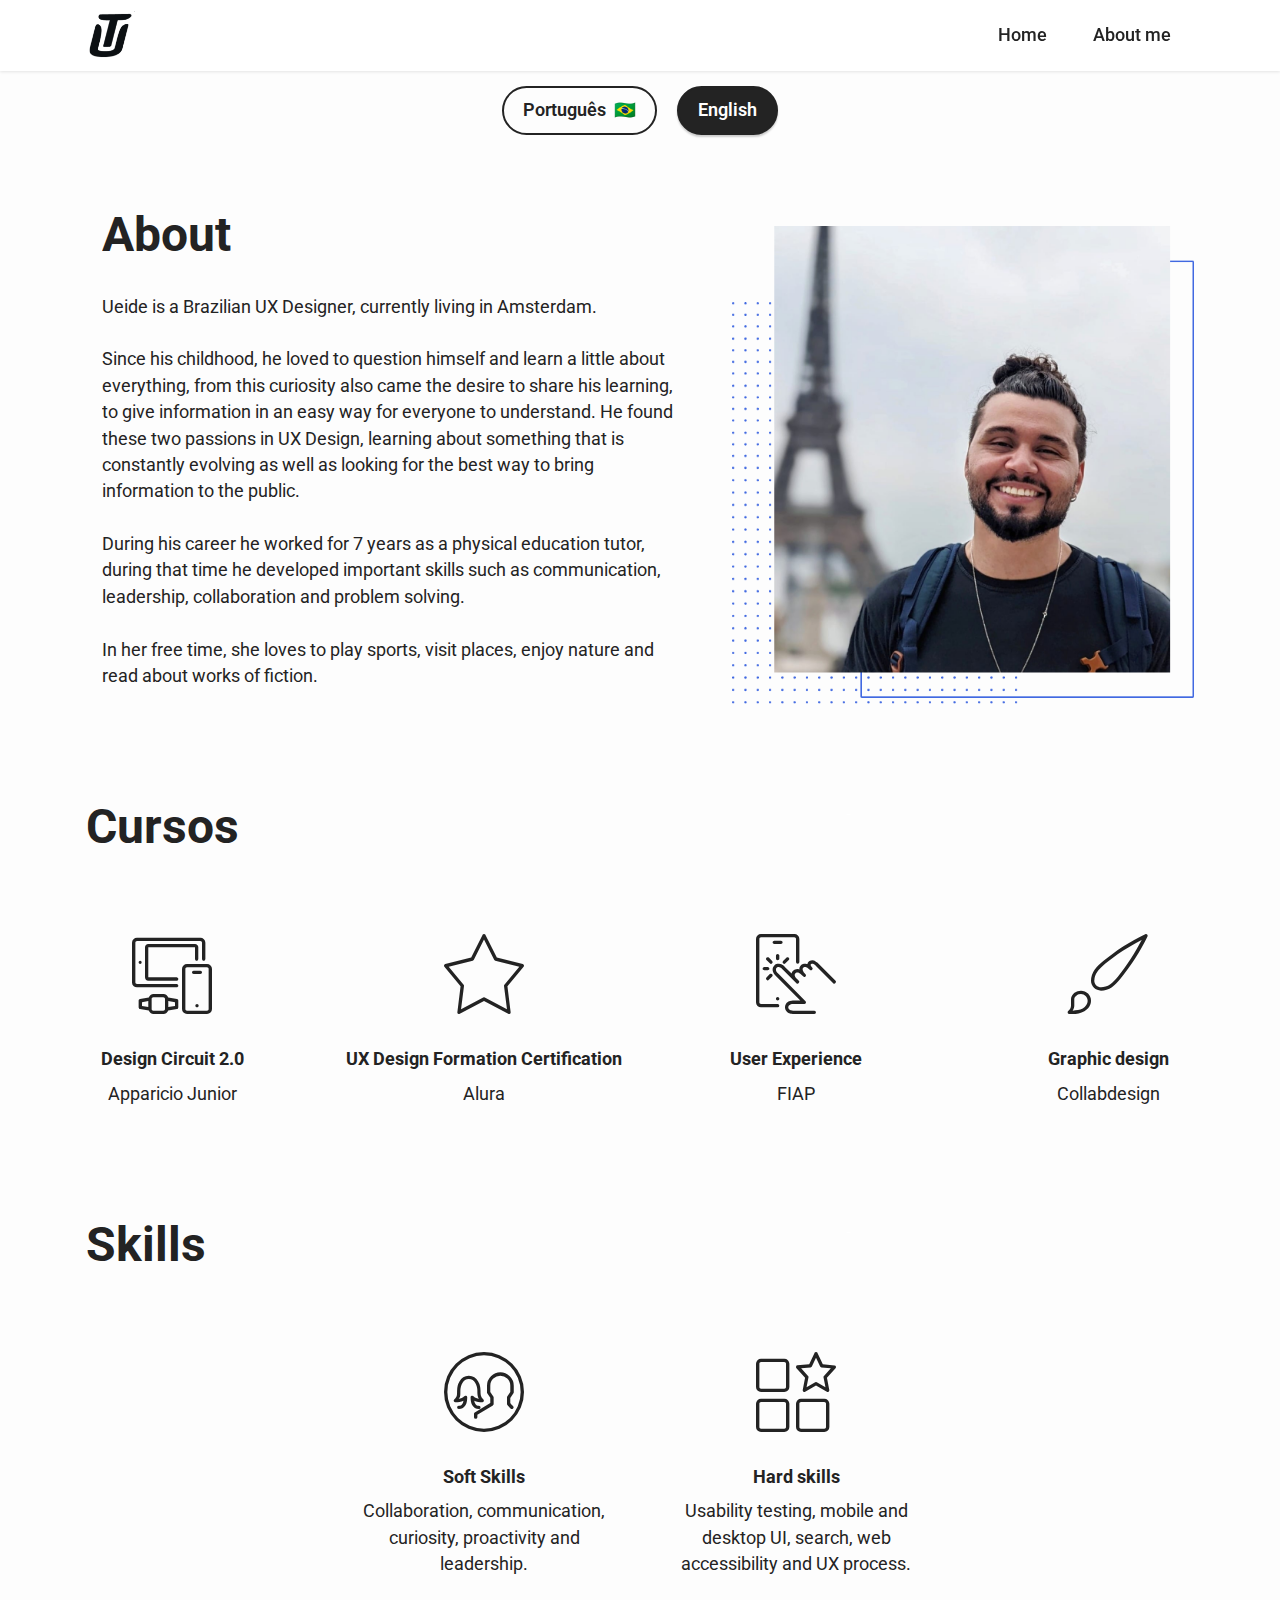
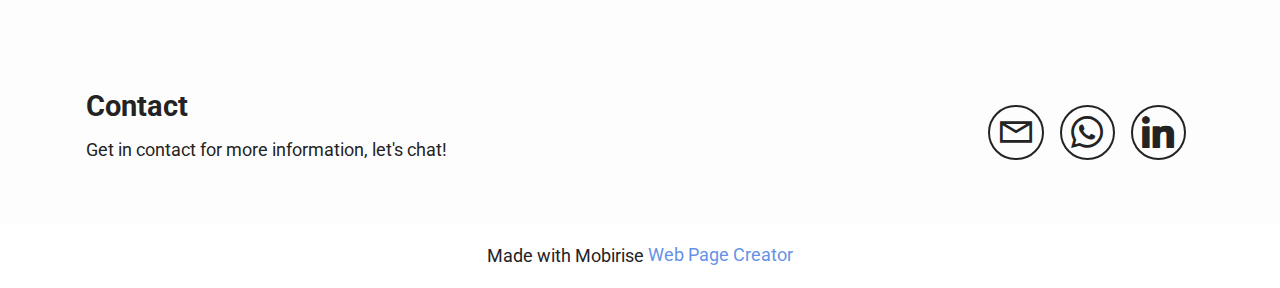
<file: page3.html>
<!DOCTYPE html>
<html  >
<head>
  <!-- Site made with Mobirise Website Builder v5.6.5, https://mobirise.com -->
  <meta charset="UTF-8">
  <meta http-equiv="X-UA-Compatible" content="IE=edge">
  <meta name="generator" content="Mobirise v5.6.5, mobirise.com">
  <meta name="twitter:card" content="summary_large_image"/>
  <meta name="twitter:image:src" content="">
  <meta property="og:image" content="">
  <meta name="twitter:title" content="About Eng">
  <meta name="viewport" content="width=device-width, initial-scale=1, minimum-scale=1">
  <link rel="shortcut icon" href="assets/images/frame-6-96x94.png" type="image/x-icon">
  <meta name="description" content="">
  
  
  <title>About Eng</title>
  <link rel="stylesheet" href="assets/web/assets/mobirise-icons2/mobirise2.css">
  <link rel="stylesheet" href="assets/web/assets/mobirise-icons/mobirise-icons.css">
  <link rel="stylesheet" href="assets/bootstrap/css/bootstrap.min.css">
  <link rel="stylesheet" href="assets/bootstrap/css/bootstrap-grid.min.css">
  <link rel="stylesheet" href="assets/bootstrap/css/bootstrap-reboot.min.css">
  <link rel="stylesheet" href="assets/dropdown/css/style.css">
  <link rel="stylesheet" href="assets/socicon/css/styles.css">
  <link rel="stylesheet" href="assets/theme/css/style.css">
  <link rel="preload" href="https://fonts.googleapis.com/css?family=Roboto:100,100i,300,300i,400,400i,500,500i,700,700i,900,900i&display=swap" as="style" onload="this.onload=null;this.rel='stylesheet'">
  <noscript><link rel="stylesheet" href="https://fonts.googleapis.com/css?family=Roboto:100,100i,300,300i,400,400i,500,500i,700,700i,900,900i&display=swap"></noscript>
  <link rel="preload" as="style" href="assets/mobirise/css/mbr-additional.css"><link rel="stylesheet" href="assets/mobirise/css/mbr-additional.css" type="text/css">
  
  
  
  
</head>
<body>
  
  <section data-bs-version="5.1" class="menu menu1 cid-t8mlkZE7g2" once="menu" id="menu1-22">
    

    <nav class="navbar navbar-dropdown navbar-fixed-top navbar-expand-lg">
        <div class="container">
            <div class="navbar-brand">
                <span class="navbar-logo">
                    
                        <img src="assets/images/frame-6-96x94.png" alt="Mobirise Website Builder" style="height: 3rem;">
                    
                </span>
                
            </div>
            <button class="navbar-toggler" type="button" data-toggle="collapse" data-bs-toggle="collapse" data-target="#navbarSupportedContent" data-bs-target="#navbarSupportedContent" aria-controls="navbarNavAltMarkup" aria-expanded="false" aria-label="Toggle navigation">
                <div class="hamburger">
                    <span></span>
                    <span></span>
                    <span></span>
                    <span></span>
                </div>
            </button>
            <div class="collapse navbar-collapse" id="navbarSupportedContent">
                <ul class="navbar-nav nav-dropdown nav-right" data-app-modern-menu="true"><li class="nav-item"><a class="nav-link link text-black text-primary display-4" href="page2.html">Home</a></li>
                    <li class="nav-item"><a class="nav-link link text-black text-primary display-4" href="page3.html">About me</a></li></ul>
                
                
            </div>
        </div>
    </nav>
</section>

<section data-bs-version="5.1" class="content11 cid-t8m8OBUybe" id="content11-1s">
    
    <div class="container-fluid">
        <div class="row justify-content-center">
            <div class="col-md-12 col-lg-8">
                <div class="mbr-section-btn align-center"><a class="btn btn-black-outline display-4" href="page1.html">Português&nbsp; 🇧🇷</a>
                    <a class="btn btn-black display-4" href="">English</a></div>
            </div>
        </div>
    </div>
</section>

<section data-bs-version="5.1" class="features11 cid-t8m8OCBmyt" id="features12-1t">

    
    
    <div class="container">
        <div class="m-0 row align-items-center">
            <div class="col-12 col-lg">
                <div class="card-wrapper">
                    <div class="card-box">
                        <h4 class="card-title mbr-fonts-style mb-4 display-2">
                            <strong>About</strong></h4>
                        <p class="mbr-text mbr-fonts-style mb-4 display-7">Ueide is a Brazilian UX Designer, currently living in Amsterdam.
<br><br>Since his childhood, he loved to question himself and learn a little about everything, from this curiosity also came the desire to share his learning, to give information in an easy way for everyone to understand. He found these two passions in UX Design, learning about something that is constantly evolving as well as looking for the best way to bring information to the public.
<br>
<br>During his career he worked for 7 years as a physical education tutor, during that time he developed important skills such as communication, leadership, collaboration and problem solving.
<br>
<br>In her free time, she loves to play sports, visit places, enjoy nature and read about works of fiction.&nbsp;<br></p>
                        
                        
                    </div>
                </div>
            </div>
            <div class="p-0 col-12 col-lg-5 md-pb">
                <div class="image-wrapper">
                    <img src="assets/images/group-55.png" alt="Mobirise Website Builder">
                </div>
            </div>
        </div>
    </div>
</section>

<section data-bs-version="5.1" class="content10 cid-t8m8ODV1oQ" id="content10-1u">
    
    <div class="container">
        <div class="row justify-content-center">
            <div class="col-12 col-md">
                <h5 class="mbr-section-title mbr-fonts-style mb-4 display-2">
                    <strong>Cursos</strong></h5>
                
            </div>
            <div class="col-md-12 col-lg-4">
                <p class="mbr-text mbr-fonts-style display-7">-</p>
            </div>
        </div>
    </div>
</section>

<section data-bs-version="5.1" class="features1 cid-t8m8OFaC8V" id="features1-1v">
    

    
    <div class="container-fluid">
        <div class="row">
            
        </div>
        <div class="row">
            <div class="card col-12 col-md-6 col-lg-3">
                <div class="card-wrapper">
                    <div class="card-box align-center">
                        <div class="iconfont-wrapper">
                            <span class="mbr-iconfont mbri-devices"></span>
                        </div>
                        <h5 class="card-title mbr-fonts-style display-7"><strong>Design Circuit 2.0</strong></h5>
                        <p class="card-text mbr-fonts-style display-7">Apparicio Junior</p>
                    </div>
                </div>
            </div>
            <div class="card col-12 col-md-6 col-lg-3">
                <div class="card-wrapper">
                    <div class="card-box align-center">
                        <div class="iconfont-wrapper">
                            <span class="mbr-iconfont mbri-star"></span>
                        </div>
                        <h5 class="card-title mbr-fonts-style display-7"><strong>UX Design Formation Certification</strong></h5>
                        <p class="card-text mbr-fonts-style display-7">Alura</p>
                    </div>
                </div>
            </div>
            <div class="card col-12 col-md-6 col-lg-3">
                <div class="card-wrapper">
                    <div class="card-box align-center">
                        <div class="iconfont-wrapper">
                            <span class="mbr-iconfont mbri-touch"></span>
                        </div>
                        <h5 class="card-title mbr-fonts-style display-7"><strong>User Experience</strong></h5>
                        <p class="card-text mbr-fonts-style display-7">FIAP</p>
                    </div>
                </div>
            </div>
            <div class="card col-12 col-md-6 col-lg-3">
                <div class="card-wrapper">
                    <div class="card-box align-center">
                        <div class="iconfont-wrapper">
                            <span class="mbr-iconfont mbri-change-style"></span>
                        </div>
                        <h5 class="card-title mbr-fonts-style display-7"><strong>Graphic design</strong></h5>
                        <p class="card-text mbr-fonts-style display-7">Collabdesign</p>
                    </div>
                </div>
            </div>
        </div>
    </div>
</section>

<section data-bs-version="5.1" class="content10 cid-t8m8OGuNoD" id="content10-1w">
    
    <div class="container">
        <div class="row justify-content-center">
            <div class="col-12 col-md">
                <h5 class="mbr-section-title mbr-fonts-style mb-4 display-2">
                    <strong>Skills</strong></h5>
                
            </div>
            <div class="col-md-12 col-lg-4">
                <p class="mbr-text mbr-fonts-style display-7">-</p>
            </div>
        </div>
    </div>
</section>

<section data-bs-version="5.1" class="features1 cid-t8m8OHHSIy" id="features1-1x">
    

    
    <div class="container-fluid">
        <div class="row">
            
        </div>
        <div class="row">
            <div class="card col-12 col-md-6 col-lg-3">
                <div class="card-wrapper">
                    <div class="card-box align-center">
                        <div class="iconfont-wrapper">
                            <span class="mbr-iconfont mbri-users"></span>
                        </div>
                        <h5 class="card-title mbr-fonts-style display-7"><strong>Soft Skills</strong></h5>
                        <p class="card-text mbr-fonts-style display-7">Collaboration, communication, curiosity, proactivity and leadership.</p>
                    </div>
                </div>
            </div>
            <div class="card col-12 col-md-6 col-lg-3">
                <div class="card-wrapper">
                    <div class="card-box align-center">
                        <div class="iconfont-wrapper">
                            <span class="mbr-iconfont mbri-features"></span>
                        </div>
                        <h5 class="card-title mbr-fonts-style display-7"><strong>Hard skills</strong></h5>
                        <p class="card-text mbr-fonts-style display-7">Usability testing, mobile and desktop UI, search, web accessibility and UX process.</p>
                    </div>
                </div>
            </div>
            
            
        </div>
    </div>
</section>

<section data-bs-version="5.1" class="contacts4 cid-t8m8OJ0gRv" id="contacts4-1y">

    

    

    <div class="container">
        <div class="row align-items-center justify-content-center">
            <div class="text-content col-12 col-md-6">
                <h2 class="mbr-section-title mbr-fonts-style display-5">
                    <strong>Contact</strong></h2>
                <p class="mbr-text mbr-fonts-style display-7">Get in contact for more information, let's chat!</p>
            </div>
            <div class="icons d-flex align-items-center col-12 col-md-6 justify-content-end mt-md-0 mt-2 flex-wrap">
                <a href="mailto:ueideteixeira@gmail.com">
                    <span class="mbr-iconfont mbr-iconfont-social mobi-mbri-letter mobi-mbri"></span>
                </a>
                <a href="https://api.whatsapp.com/send?phone=5512992428452&text=Olá%20Ueide,%20visualizei%20o%20seu%20portifólio,%20poderíamos%20conversar?" target="_blank">
                    <span class="mbr-iconfont mbr-iconfont-social socicon-whatsapp socicon"></span>
                </a>
                <a href="https://www.linkedin.com/in/ueide-teixeira/" target="_blank">
                    <span class="mbr-iconfont mbr-iconfont-social socicon-linkedin socicon"></span>
                </a>
                
                
                
                
                
                
                
            </div>
        </div>
    </div>
    
</section><section class="display-7" style="padding: 0;align-items: center;justify-content: center;flex-wrap: wrap;    align-content: center;display: flex;position: relative;height: 4rem;"><a href="https://mobiri.se/2683916" style="flex: 1 1;height: 4rem;position: absolute;width: 100%;z-index: 1;"><img alt="" style="height: 4rem;" src="[data-uri]"></a><p style="margin: 0;text-align: center;" class="display-7">Made with Mobirise &#8204;</p><a style="z-index:1" href="https://mobirise.com/web-page-maker.html">Web Page Creator</a></section><script src="assets/bootstrap/js/bootstrap.bundle.min.js"></script>  <script src="assets/smoothscroll/smooth-scroll.js"></script>  <script src="assets/ytplayer/index.js"></script>  <script src="assets/dropdown/js/navbar-dropdown.js"></script>  <script src="assets/sociallikes/social-likes.js"></script>  <script src="assets/theme/js/script.js"></script>  
  
  
</body>
</html>
</file>
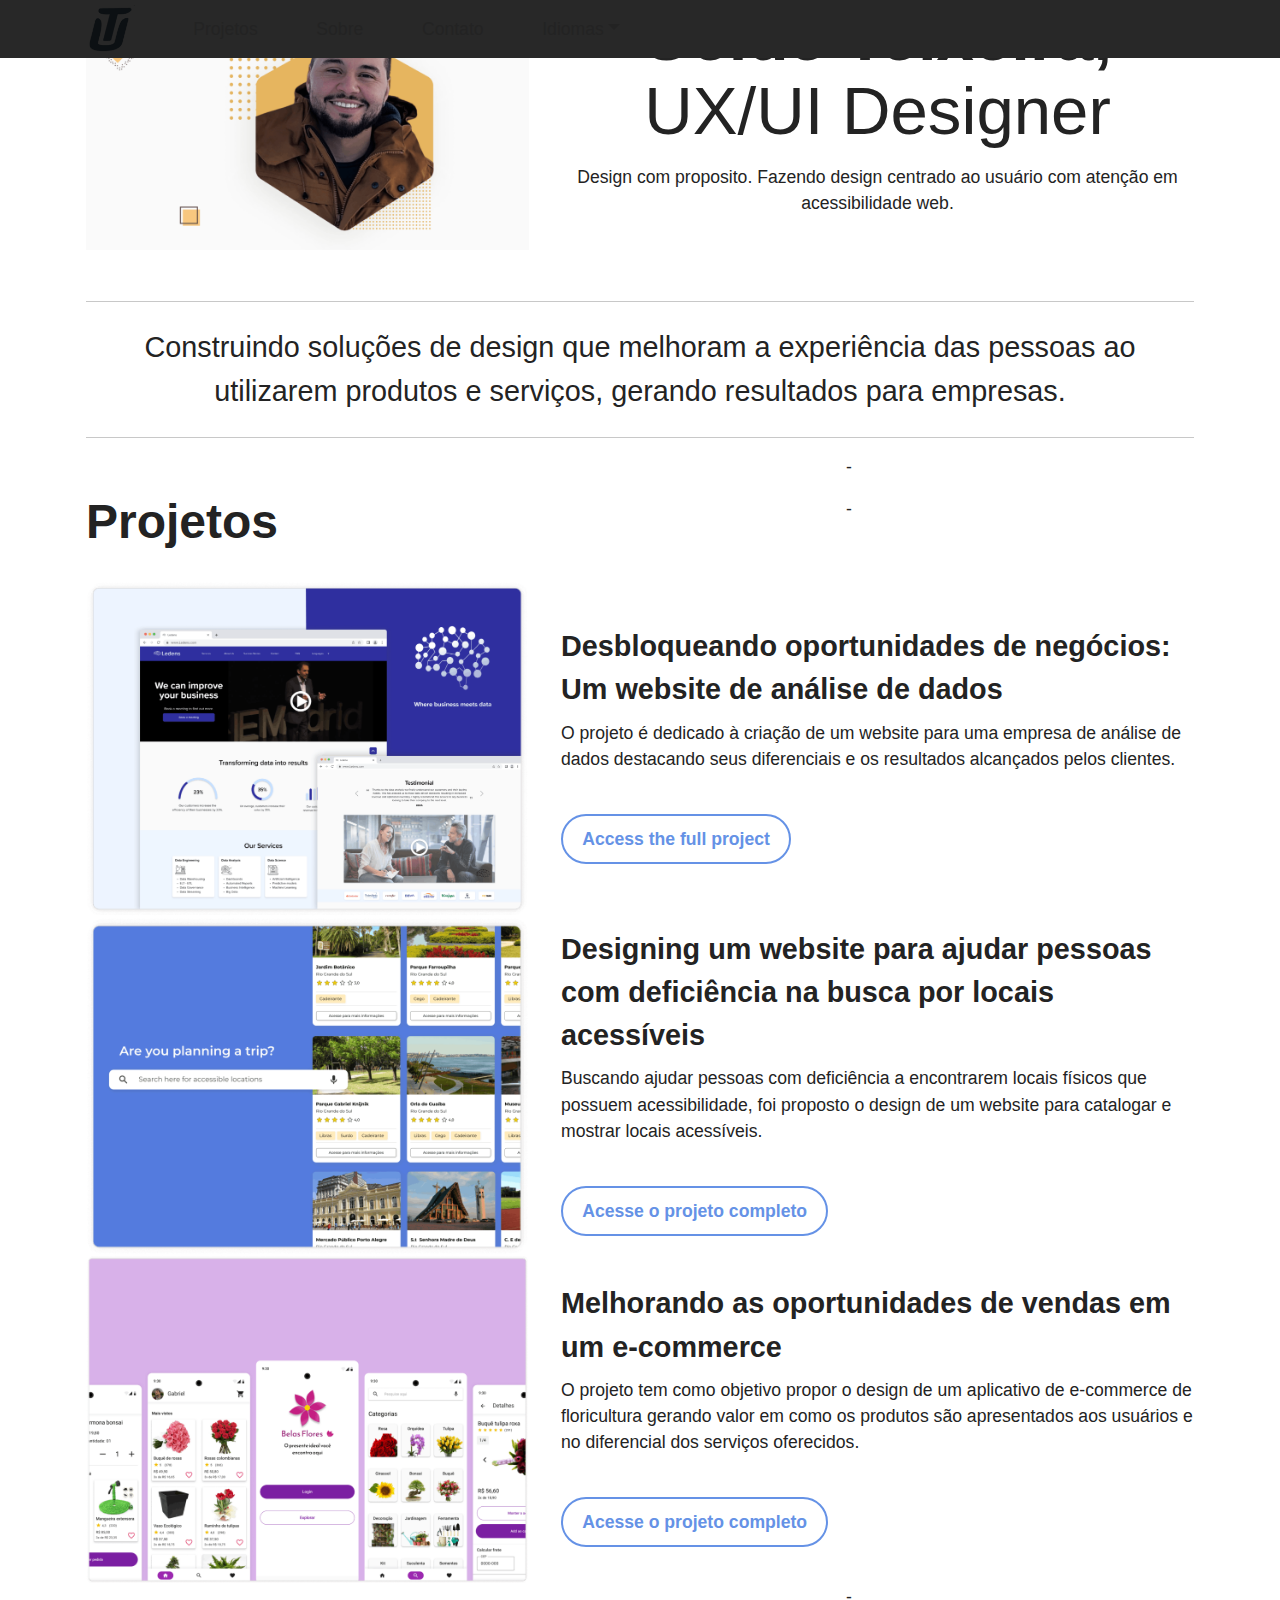
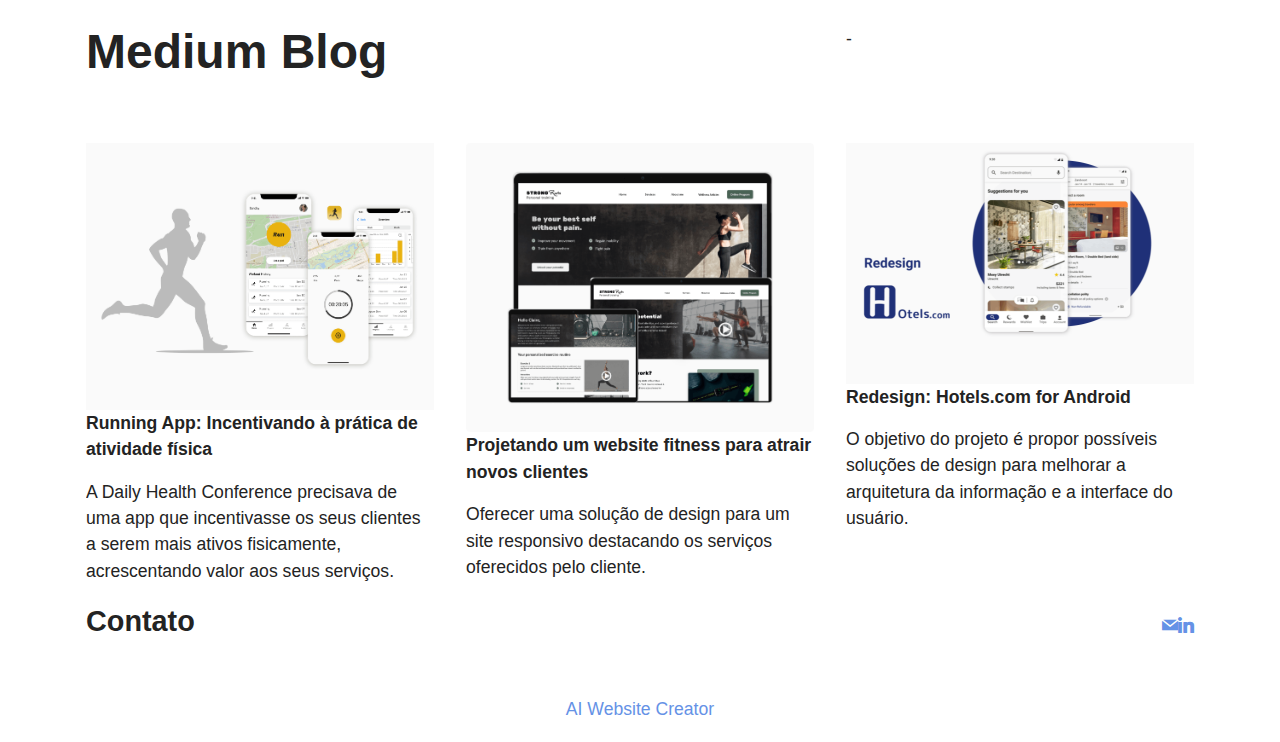
<file: page4.html>
<!DOCTYPE html>
<html  >
<head>
  <!-- Site made with Mobirise Website Builder v5.8.6, https://mobirise.com -->
  <meta charset="UTF-8">
  <meta http-equiv="X-UA-Compatible" content="IE=edge">
  <meta name="generator" content="Mobirise v5.8.6, mobirise.com">
  <meta name="viewport" content="width=device-width, initial-scale=1, minimum-scale=1">
  <link rel="shortcut icon" href="assets/images/frame-6-96x94-96x94.png" type="image/x-icon">
  <meta name="description" content="">
  
  
  <title>Ueide portfolio - Projetos</title>
  <link rel="stylesheet" href="assets/bootstrap/css/bootstrap.min.css">
  <link rel="stylesheet" href="assets/bootstrap/css/bootstrap-grid.min.css">
  <link rel="stylesheet" href="assets/bootstrap/css/bootstrap-reboot.min.css">
  <link rel="stylesheet" href="assets/dropdown/css/style.css">
  <link rel="stylesheet" href="assets/socicon/css/styles.css">
  <link rel="stylesheet" href="assets/theme/css/style.css">
  <link rel="preload" href="https://fonts.googleapis.com/css?family=Jost:100,200,300,400,500,600,700,800,900,100i,200i,300i,400i,500i,600i,700i,800i,900i&display=swap" as="style" onload="this.onload=null;this.rel='stylesheet'">
  <noscript><link rel="stylesheet" href="https://fonts.googleapis.com/css?family=Jost:100,200,300,400,500,600,700,800,900,100i,200i,300i,400i,500i,600i,700i,800i,900i&display=swap"></noscript>
  <link rel="preload" as="style" href="assets/mobirise/css/mbr-additional.css"><link rel="stylesheet" href="assets/mobirise/css/mbr-additional.css" type="text/css">

  
  
  
</head>
<body>

<!-- Analytics -->
<!-- Google tag (gtag.js) -->
<script async src="https://www.googletagmanager.com/gtag/js?id=G-2QQE0G5WNY"></script>
<script>
  window.dataLayer = window.dataLayer || [];
  function gtag(){dataLayer.push(arguments);}
  gtag('js', new Date());

  gtag('config', 'G-2QQE0G5WNY');
</script>
<!-- Google Tag Manager -->
<script>(function(w,d,s,l,i){w[l]=w[l]||[];w[l].push({'gtm.start':
new Date().getTime(),event:'gtm.js'});var f=d.getElementsByTagName(s)[0],
j=d.createElement(s),dl=l!='dataLayer'?'&l='+l:'';j.async=true;j.src=
'https://www.googletagmanager.com/gtm.js?id='+i+dl;f.parentNode.insertBefore(j,f);
})(window,document,'script','dataLayer','GTM-MJ3SNDH');</script>
<!-- End Google Tag Manager -->
<!-- /Analytics -->


  
  <section data-bs-version="5.1" class="menu menu3 cid-tWlvDNzizi" once="menu" id="menu3-92">
    
    <nav class="navbar navbar-dropdown navbar-fixed-top navbar-expand-lg">
        <div class="container">
            <div class="navbar-brand">
                <span class="navbar-logo">
                    <a href="inicio.html">
                        <img src="assets/images/frame-6-96x94.png" alt="Logo: Ueide Teixeira" style="height: 3rem;">
                    </a>
                </span>
                
            </div>
            <button class="navbar-toggler" type="button" data-toggle="collapse" data-bs-toggle="collapse" data-target="#navbarSupportedContent" data-bs-target="#navbarSupportedContent" aria-controls="navbarNavAltMarkup" aria-expanded="false" aria-label="Toggle navigation">
                <div class="hamburger">
                    <span></span>
                    <span></span>
                    <span></span>
                    <span></span>
                </div>
            </button>
            <div class="collapse navbar-collapse" id="navbarSupportedContent">
                <ul class="navbar-nav nav-dropdown nav-right" data-app-modern-menu="true"><li class="nav-item"><a class="nav-link link text-black text-primary display-4" href="page4.html">Projetos</a></li><li class="nav-item"><a class="nav-link link text-black text-primary display-4" href="sobre.html">Sobre</a></li>
                    <li class="nav-item"><a class="nav-link link text-black text-primary display-4" href="https://www.linkedin.com/in/ueide-teixeira" target="_blank">Contato</a></li>
                    <li class="nav-item dropdown"><a class="nav-link link text-black dropdown-toggle show display-4" href="https://mobiri.se" data-toggle="dropdown-submenu" data-bs-toggle="dropdown" data-bs-auto-close="outside" aria-expanded="false">Idiomas</a><div class="dropdown-menu show" aria-labelledby="dropdown-430" data-bs-popper="none"><a class="text-black dropdown-item text-primary display-4" href="index.html">English&nbsp;🇬🇧</a><a class="text-black show dropdown-item text-primary display-4" href="inicio.html">Português&nbsp;🇧🇷</a></div>
                    </li></ul>
                
                
            </div>
        </div>
    </nav>
</section>

<section data-bs-version="5.1" class="header11 cid-tWlvDNMPco" id="header11-93">

    

    
    

    <div class="container">
        <div class="row justify-content-center">
            <div class="col-12 col-md-5 image-wrapper">
                <img class="w-100" src="assets/images/bg-1-1-1036x584.png" alt="">
            </div>
            <div class="col-12 col-md">
                <div class="text-wrapper text-center">
                    <h1 class="mbr-section-title mbr-fonts-style mb-3 display-1"><strong>Ueide Teixeira,</strong> UX/UI Designer</h1>
                    <p class="mbr-text mbr-fonts-style display-7">Design com proposito. Fazendo design centrado ao usuário com atenção em acessibilidade web.
<br>
<br><br></p>
                    
                </div>
            </div>
        </div>
    </div>
</section>

<section data-bs-version="5.1" class="content6 cid-tWlvDNWM2G" id="content6-94">
    
    <div class="container">
        <div class="row justify-content-center">
            <div class="col-md-12 col-lg-12">
                <hr class="line">
                <p class="mbr-text align-center mbr-fonts-style my-4 display-5">Construindo soluções de design que melhoram a experiência das pessoas ao utilizarem produtos e serviços, gerando resultados para empresas.</p>
                <hr class="line">
            </div>
        </div>
    </div>
</section>

<section data-bs-version="5.1" class="content10 cid-tWlvDO4PJz" id="content10-95">
    
    <div class="container">
        <div class="row justify-content-center">
            <div class="col-12 col-md">
                <h5 class="mbr-section-title mbr-fonts-style mb-4 display-2"></h5>
                
            </div>
            <div class="col-md-12 col-lg-4">
                <p class="mbr-text mbr-fonts-style display-7">-</p>
            </div>
        </div>
    </div>
</section>

<section data-bs-version="5.1" class="content10 cid-tWlvDObKlR" id="content10-96">
    
    <div class="container">
        <div class="row justify-content-center">
            <div class="col-12 col-md">
                <h5 class="mbr-section-title mbr-fonts-style mb-4 display-2"><strong>Projetos</strong></h5>
                
            </div>
            <div class="col-md-12 col-lg-4">
                <p class="mbr-text mbr-fonts-style display-7">-</p>
            </div>
        </div>
    </div>
</section>

<section data-bs-version="5.1" class="features6 cid-tWlvDOjJBH" id="features7-97">
    <!---->
    

    
    
    <div class="container">
        <div class="card-wrapper">
            <div class="row align-items-center">
                <div class="col-12 col-lg-5">
                    <div class="image-wrapper">
                        <img src="assets/images/capa-mobirise-1036x787.png" alt="">
                    </div>
                </div>
                <div class="col-12 col-lg">
                    <div class="text-box">
                        <h5 class="mbr-title mbr-fonts-style display-5"><strong>Desbloqueando oportunidades de negócios: Um website de análise de dados</strong></h5>
                        <p class="mbr-text mbr-fonts-style display-7">O projeto é dedicado à criação de um website para uma empresa de análise de dados destacando seus diferenciais e os resultados alcançados pelos clientes.</p>
                        
                        <div class="mbr-section-btn pt-3"><a href="https://mobiri.se" class="btn btn-primary-outline display-4">Access the full project</a></div>
                    </div>
                </div>
            </div>
        </div>
    </div>
</section>

<section data-bs-version="5.1" class="features6 cid-tWlvDOusbo" id="features7-98">
    <!---->
    

    
    
    <div class="container">
        <div class="card-wrapper">
            <div class="row align-items-center">
                <div class="col-12 col-lg-5">
                    <div class="image-wrapper">
                        <a href="https://ueideteixeira.notion.site/Criando-um-website-acess-vel-para-ajudar-pessoas-com-defici-ncia-na-busca-por-locais-acess-veis-725ae845213747c1a1da51fc3eb4204a" target="_blank"><img src="assets/images/capa-mobirise-6-1036x790.png" alt=""></a>
                    </div>
                </div>
                <div class="col-12 col-lg">
                    <div class="text-box">
                        <h5 class="mbr-title mbr-fonts-style display-5"><strong>Designing um website para ajudar pessoas com deficiência na busca por locais acessíveis</strong></h5>
                        <p class="mbr-text mbr-fonts-style display-7">Buscando ajudar pessoas com deficiência a encontrarem locais físicos que possuem acessibilidade, foi proposto o design de um website para catalogar e mostrar locais acessíveis.</p>
                        
                        <div class="mbr-section-btn pt-3"><a href="https://ueideteixeira.notion.site/Criando-um-website-acess-vel-para-ajudar-pessoas-com-defici-ncia-na-busca-por-locais-acess-veis-725ae845213747c1a1da51fc3eb4204a" class="btn btn-primary-outline display-4" target="_blank">Acesse o projeto completo</a></div>
                    </div>
                </div>
            </div>
        </div>
    </div>
</section>

<section data-bs-version="5.1" class="features6 cid-tWlvDOEk8s" id="features7-99">
    <!---->
    

    
    
    <div class="container">
        <div class="card-wrapper">
            <div class="row align-items-center">
                <div class="col-12 col-lg-5">
                    <div class="image-wrapper">
                        <a href="https://ueideteixeira.notion.site/Melhorando-as-oportunidades-de-vendas-em-um-e-commerce-9c8ca822e5374dde81fe1bb48a161723" target="_blank"><img src="assets/images/capa-mobirise-4-1036x768.png" alt=""></a>
                    </div>
                </div>
                <div class="col-12 col-lg">
                    <div class="text-box">
                        <h5 class="mbr-title mbr-fonts-style display-5"><strong>Melhorando as oportunidades de vendas em um e-commerce</strong></h5>
                        <p class="mbr-text mbr-fonts-style display-7">O projeto tem como objetivo propor o design de um aplicativo de e-commerce de floricultura gerando valor em como os produtos são apresentados aos usuários e no diferencial dos serviços oferecidos.</p>
                        
                        <div class="mbr-section-btn pt-3"><a href="https://ueideteixeira.notion.site/Melhorando-as-oportunidades-de-vendas-em-um-e-commerce-9c8ca822e5374dde81fe1bb48a161723" class="btn btn-primary-outline display-4" target="_blank">Acesse o projeto completo</a></div>
                    </div>
                </div>
            </div>
        </div>
    </div>
</section>

<section data-bs-version="5.1" class="content10 cid-tWlvDOOTlA" id="content10-9a">
    
    <div class="container">
        <div class="row justify-content-center">
            <div class="col-12 col-md">
                <h5 class="mbr-section-title mbr-fonts-style mb-4 display-2"></h5>
                
            </div>
            <div class="col-md-12 col-lg-4">
                <p class="mbr-text mbr-fonts-style display-7">-</p>
            </div>
        </div>
    </div>
</section>

<section data-bs-version="5.1" class="content10 cid-tWlvDOXOb1" id="content10-9b">
    
    <div class="container">
        <div class="row justify-content-center">
            <div class="col-12 col-md">
                <h5 class="mbr-section-title mbr-fonts-style mb-4 display-2"><strong>Medium Blog</strong></h5>
                
            </div>
            <div class="col-md-12 col-lg-4">
                <p class="mbr-text mbr-fonts-style display-7">-</p>
            </div>
        </div>
    </div>
</section>

<section data-bs-version="5.1" class="features4 cid-tWlvDP6Bho" id="features4-9c">
    
    
    <div class="container">
        
        <div class="row mt-4">
            <div class="item features-image сol-12 col-md-6 col-lg-4 active">
                <div class="item-wrapper">
                    <div class="item-img">
                        <a href="https://medium.com/design-bootcamp/running-app-encouraging-the-practice-of-physical-activity-305bbbff5786" target="_blank"><img src="assets/images/cover-1-815x625.png" alt="Na esquerda a silhueta de um homem correndo, na direita 3 imagens da tela do celular mostrando como o app funciona." title=""></a>
                    </div>
                    <div class="item-content">
                        <h5 class="item-title mbr-fonts-style display-7"><strong>Running App: Incentivando à prática de atividade física</strong></h5>
                        
                        <p class="mbr-text mbr-fonts-style mt-3 display-7">A Daily Health Conference precisava de uma app que incentivasse os seus clientes a serem mais ativos fisicamente, acrescentando valor aos seus serviços.</p>
                    </div>
                    
                </div>
            </div>
            <div class="item features-image сol-12 col-md-6 col-lg-4">
                <div class="item-wrapper">
                    <div class="item-img">
                        <a href="https://medium.com/design-bootcamp/improving-the-visibility-of-a-websites-fitness-services-d1e2c9b860de" target="_blank"><img src="assets/images/cover-4-815x678.png" alt="Página inicial de um site de personal trainer." title="" data-slide-to="1" data-bs-slide-to="1"></a>
                    </div>
                    <div class="item-content">
                        <h5 class="item-title mbr-fonts-style display-7"><strong>Projetando um website fitness para atrair novos&nbsp;clientes</strong></h5>
                        
                        <p class="mbr-text mbr-fonts-style mt-3 display-7">Oferecer uma solução de design para um site responsivo destacando os serviços oferecidos pelo cliente.<br></p>
                    </div>
                    
                </div>
            </div><div class="item features-image сol-12 col-md-6 col-lg-4">
                <div class="item-wrapper">
                    <div class="item-img">
                        <a href="https://medium.com/design-bootcamp/redesign-hotels-com-for-android-da8b8ce12158" target="_blank"><img src="assets/images/cover-3-815x571.png" alt="No canto esquerdo o logo do hotels.com, e no lado direito o redesenho do hoteis.com é exibido na tela de um celular." title="" data-slide-to="2" data-bs-slide-to="2"></a>
                    </div>
                    <div class="item-content">
                        <h5 class="item-title mbr-fonts-style display-7"><strong>Redesign: Hotels.com for Android</strong></h5>
                        
                        <p class="mbr-text mbr-fonts-style mt-3 display-7">O objetivo do projeto é propor possíveis soluções de design para melhorar a arquitetura da informação e a interface do usuário.<br></p>
                    </div>
                    
                </div>
            </div>
            

        </div>
    </div>
</section>

<section data-bs-version="5.1" class="contacts4 cid-tWlvDPkTWw" id="contacts4-9d">

    

    
    

    <div class="container">
        <div class="row align-items-center justify-content-center">
            <div class="text-content col-12 col-md-6">
                <h2 class="mbr-section-title mbr-fonts-style display-5">
                    <strong>Contato</strong></h2>
                
            </div>
            <div class="icons d-flex align-items-center col-12 col-md-6 justify-content-end mt-md-0 mt-2 flex-wrap">
                <a href="mailto:ueideteixeira@gmail.com">
                    <span class="mbr-iconfont mbr-iconfont-social socicon-mail socicon"></span>
                </a>
                <a href="https://www.linkedin.com/in/ueide-teixeira/" target="_blank">
                    <span class="mbr-iconfont mbr-iconfont-social socicon-linkedin socicon"></span>
                </a>
                
                
                
                
                
                
                
                
            </div>
        </div>
    </div>
    
</section>

<section data-bs-version="5.1" class="footer7 cid-tWlvDPzYhY" once="footers" id="footer7-9e">

    

    

    <div class="container">
        <div class="media-container-row align-center mbr-white">
            <div class="col-12">
                <p class="mbr-text mb-0 mbr-fonts-style display-4">
                    © Copyright 2025 - All Rights Reserved
                </p>
            </div>
        </div>
    </div>
</section><section class="display-7" style="padding: 0;align-items: center;justify-content: center;flex-wrap: wrap;    align-content: center;display: flex;position: relative;height: 4rem;"><a href="https://mobiri.se/2683916" style="flex: 1 1;height: 4rem;position: absolute;width: 100%;z-index: 1;"><img alt="" style="height: 4rem;" src="[data-uri]"></a><p style="margin: 0;text-align: center;" class="display-7">&#8204;</p><a style="z-index:1" href="https://mobirise.com/builder/ai-website-builder.html">AI Website Creator</a></section><script src="assets/bootstrap/js/bootstrap.bundle.min.js"></script>  <script src="assets/smoothscroll/smooth-scroll.js"></script>  <script src="assets/ytplayer/index.js"></script>  <script src="assets/dropdown/js/navbar-dropdown.js"></script>  <script src="assets/sociallikes/social-likes.js"></script>  <script src="assets/theme/js/script.js"></script>  
  
  
</body>
</html>
</file>
<file: projetos.html>
<!DOCTYPE html>
<html  >
<head>
  <!-- Site made with Mobirise Website Builder v5.4.1, https://mobirise.com -->
  <meta charset="UTF-8">
  <meta http-equiv="X-UA-Compatible" content="IE=edge">
  <meta name="generator" content="Mobirise v5.4.1, mobirise.com">
  <meta name="viewport" content="width=device-width, initial-scale=1, minimum-scale=1">
  <link rel="shortcut icon" href="assets/images/photo-from-louise-santos-128x128.png" type="image/x-icon">
  <meta name="description" content="">
  
  
  <title>Projetos</title>
  <link rel="stylesheet" href="assets/bootstrap/css/bootstrap.min.css">
  <link rel="stylesheet" href="assets/bootstrap/css/bootstrap-grid.min.css">
  <link rel="stylesheet" href="assets/bootstrap/css/bootstrap-reboot.min.css">
  <link rel="stylesheet" href="assets/dropdown/css/style.css">
  <link rel="stylesheet" href="assets/socicon/css/styles.css">
  <link rel="stylesheet" href="assets/theme/css/style.css">
  <link rel="preload" href="https://fonts.googleapis.com/css?family=Playfair+Display:400,500,600,700,800,900,400i,500i,600i,700i,800i,900i&display=swap" as="style" onload="this.onload=null;this.rel='stylesheet'">
  <noscript><link rel="stylesheet" href="https://fonts.googleapis.com/css?family=Playfair+Display:400,500,600,700,800,900,400i,500i,600i,700i,800i,900i&display=swap"></noscript>
  <link rel="preload" href="https://fonts.googleapis.com/css?family=Nunito:200,200i,300,300i,400,400i,600,600i,700,700i,800,800i,900,900i&display=swap" as="style" onload="this.onload=null;this.rel='stylesheet'">
  <noscript><link rel="stylesheet" href="https://fonts.googleapis.com/css?family=Nunito:200,200i,300,300i,400,400i,600,600i,700,700i,800,800i,900,900i&display=swap"></noscript>
  <link rel="preload" as="style" href="assets/mobirise/css/mbr-additional.css"><link rel="stylesheet" href="assets/mobirise/css/mbr-additional.css" type="text/css">
  
  
  
  
</head>
<body>
  
  <section data-bs-version="5.1" class="menu menu3 cid-sNDZb4dlc3" once="menu" id="menu3-c">
    
    <nav class="navbar navbar-dropdown navbar-fixed-top navbar-expand-lg">
        <div class="container">
            <div class="navbar-brand">
                
                <span class="navbar-caption-wrap"><a class="navbar-caption text-black text-primary display-7" href="index.html">ueide.</a></span>
            </div>
            <button class="navbar-toggler" type="button" data-toggle="collapse" data-bs-toggle="collapse" data-target="#navbarSupportedContent" data-bs-target="#navbarSupportedContent" aria-controls="navbarNavAltMarkup" aria-expanded="false" aria-label="Toggle navigation">
                <div class="hamburger">
                    <span></span>
                    <span></span>
                    <span></span>
                    <span></span>
                </div>
            </button>
            <div class="collapse navbar-collapse" id="navbarSupportedContent">
                <ul class="navbar-nav nav-dropdown nav-right" data-app-modern-menu="true"><li class="nav-item"><a class="nav-link link text-black text-primary display-4" href="index.html">Home</a></li>
                    <li class="nav-item"><a class="nav-link link text-black text-primary display-4" href="sobre.html">Sobre</a></li></ul>
                <div class="icons-menu">
                    <a class="iconfont-wrapper" href="https://www.linkedin.com/in/ueide-teixeira/" target="_blank">
                        <span class="p-2 mbr-iconfont socicon-linkedin socicon" style="color: rgb(53, 53, 53); fill: rgb(53, 53, 53);"></span>
                    </a>
                    
                    
                    
                </div>
                
            </div>
        </div>
    </nav>
</section>

<section data-bs-version="5.1" class="footer7 cid-sNDZvDXW9G" once="footers" id="footer7-d">

    

    

    <div class="container">
        <div class="media-container-row align-center mbr-white">
            <div class="col-12">
                <p class="mbr-text mb-0 mbr-fonts-style display-7">
                    © Ueide Teixeira</p>
            </div>
        </div>
    </div>
</section><section style="background-color: #fff; font-family: -apple-system, BlinkMacSystemFont, 'Segoe UI', 'Roboto', 'Helvetica Neue', Arial, sans-serif; color:#aaa; font-size:12px; padding: 0; align-items: center; display: flex;"><a href="https://mobirise.site/u" style="flex: 1 1; height: 3rem; padding-left: 1rem;"></a><p style="flex: 0 0 auto; margin:0; padding-right:1rem;">Make your own website - <a href="https://mobirise.site/w" style="color:#aaa;">Find more</a></p></section><script src="assets/bootstrap/js/bootstrap.bundle.min.js"></script>  <script src="assets/smoothscroll/smooth-scroll.js"></script>  <script src="assets/ytplayer/index.js"></script>  <script src="assets/dropdown/js/navbar-dropdown.js"></script>  <script src="assets/theme/js/script.js"></script>  
  
  
 <div id="scrollToTop" class="scrollToTop mbr-arrow-up"><a style="text-align: center;"><i class="mbr-arrow-up-icon mbr-arrow-up-icon-cm cm-icon cm-icon-smallarrow-up"></i></a></div>
  </body>
</html>
</file>
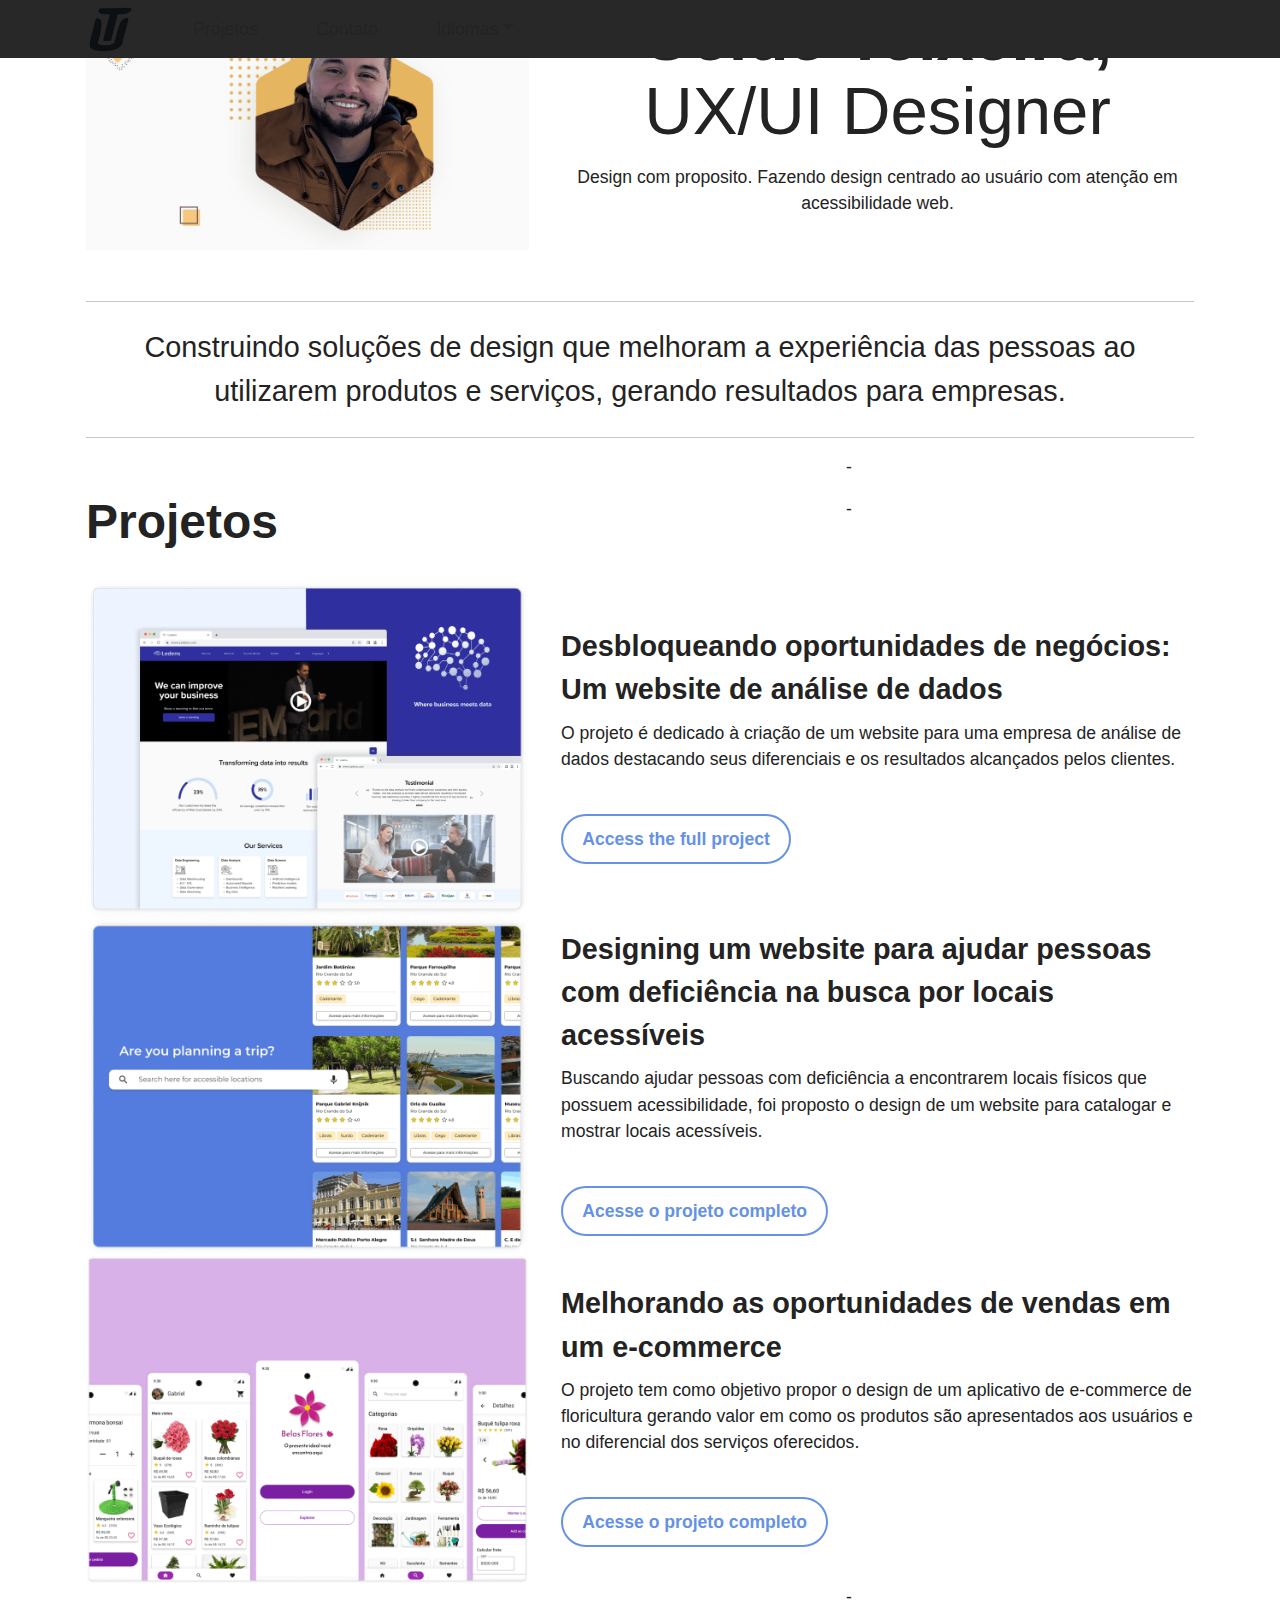
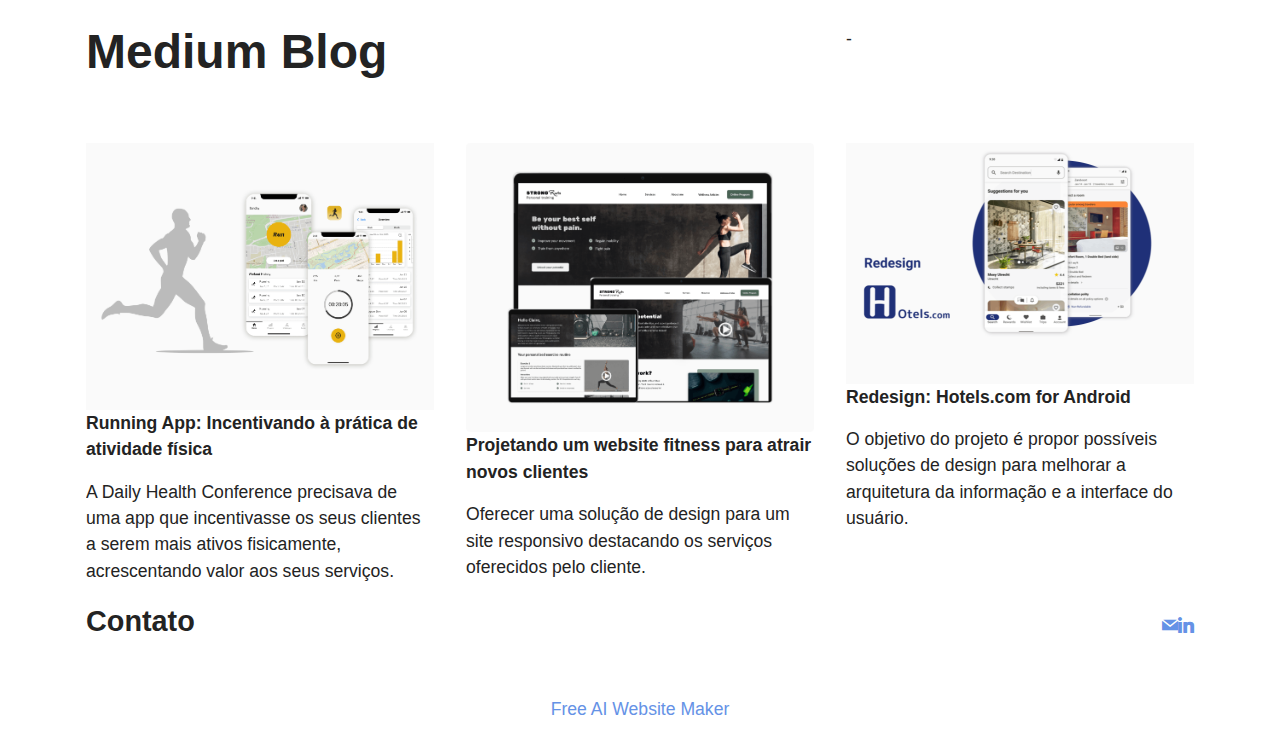
<file: Projetos.html>
<!DOCTYPE html>
<html  >
<head>
  <!-- Site made with Mobirise Website Builder v5.8.6, https://mobirise.com -->
  <meta charset="UTF-8">
  <meta http-equiv="X-UA-Compatible" content="IE=edge">
  <meta name="generator" content="Mobirise v5.8.6, mobirise.com">
  <meta name="viewport" content="width=device-width, initial-scale=1, minimum-scale=1">
  <link rel="shortcut icon" href="assets/images/frame-6-96x94-96x94.png" type="image/x-icon">
  <meta name="description" content="">
  
  
  <title>Ueide portfolio - Projetos</title>
  <link rel="stylesheet" href="assets/bootstrap/css/bootstrap.min.css">
  <link rel="stylesheet" href="assets/bootstrap/css/bootstrap-grid.min.css">
  <link rel="stylesheet" href="assets/bootstrap/css/bootstrap-reboot.min.css">
  <link rel="stylesheet" href="assets/dropdown/css/style.css">
  <link rel="stylesheet" href="assets/socicon/css/styles.css">
  <link rel="stylesheet" href="assets/theme/css/style.css">
  <link rel="preload" href="https://fonts.googleapis.com/css?family=Jost:100,200,300,400,500,600,700,800,900,100i,200i,300i,400i,500i,600i,700i,800i,900i&display=swap" as="style" onload="this.onload=null;this.rel='stylesheet'">
  <noscript><link rel="stylesheet" href="https://fonts.googleapis.com/css?family=Jost:100,200,300,400,500,600,700,800,900,100i,200i,300i,400i,500i,600i,700i,800i,900i&display=swap"></noscript>
  <link rel="preload" as="style" href="assets/mobirise/css/mbr-additional.css"><link rel="stylesheet" href="assets/mobirise/css/mbr-additional.css" type="text/css">

  
  
  
</head>
<body>

<!-- Analytics -->
<!-- Google tag (gtag.js) -->
<script async src="https://www.googletagmanager.com/gtag/js?id=G-2QQE0G5WNY"></script>
<script>
  window.dataLayer = window.dataLayer || [];
  function gtag(){dataLayer.push(arguments);}
  gtag('js', new Date());

  gtag('config', 'G-2QQE0G5WNY');
</script>
<!-- Google Tag Manager -->
<script>(function(w,d,s,l,i){w[l]=w[l]||[];w[l].push({'gtm.start':
new Date().getTime(),event:'gtm.js'});var f=d.getElementsByTagName(s)[0],
j=d.createElement(s),dl=l!='dataLayer'?'&l='+l:'';j.async=true;j.src=
'https://www.googletagmanager.com/gtm.js?id='+i+dl;f.parentNode.insertBefore(j,f);
})(window,document,'script','dataLayer','GTM-MJ3SNDH');</script>
<!-- End Google Tag Manager -->
<!-- /Analytics -->


  
  <section data-bs-version="5.1" class="menu menu3 cid-tWlvDNzizi" once="menu" id="menu3-92">
    
    <nav class="navbar navbar-dropdown navbar-fixed-top navbar-expand-lg">
        <div class="container">
            <div class="navbar-brand">
                <span class="navbar-logo">
                    <a href="inicio.html">
                        <img src="assets/images/frame-6-96x94.png" alt="Logo: Ueide Teixeira" style="height: 3rem;">
                    </a>
                </span>
                
            </div>
            <button class="navbar-toggler" type="button" data-toggle="collapse" data-bs-toggle="collapse" data-target="#navbarSupportedContent" data-bs-target="#navbarSupportedContent" aria-controls="navbarNavAltMarkup" aria-expanded="false" aria-label="Toggle navigation">
                <div class="hamburger">
                    <span></span>
                    <span></span>
                    <span></span>
                    <span></span>
                </div>
            </button>
            <div class="collapse navbar-collapse" id="navbarSupportedContent">
                <ul class="navbar-nav nav-dropdown nav-right" data-app-modern-menu="true"><li class="nav-item"><a class="nav-link link text-black text-primary display-4" href="Projetos.html">Projetos</a></li>
                    <li class="nav-item"><a class="nav-link link text-black text-primary display-4" href="https://www.linkedin.com/in/ueide-teixeira" target="_blank">Contato</a></li>
                    <li class="nav-item dropdown"><a class="nav-link link text-black dropdown-toggle show display-4" href="https://mobiri.se" data-toggle="dropdown-submenu" data-bs-toggle="dropdown" data-bs-auto-close="outside" aria-expanded="false">Idiomas</a><div class="dropdown-menu show" aria-labelledby="dropdown-430" data-bs-popper="none"><a class="text-black dropdown-item text-primary display-4" href="index.html">English&nbsp;🇬🇧</a><a class="text-black show dropdown-item text-primary display-4" href="index.html">Português&nbsp;🇧🇷</a></div>
                    </li></ul>
                
                
            </div>
        </div>
    </nav>
</section>

<section data-bs-version="5.1" class="header11 cid-tWlvDNMPco" id="header11-93">

    

    
    

    <div class="container">
        <div class="row justify-content-center">
            <div class="col-12 col-md-5 image-wrapper">
                <img class="w-100" src="assets/images/bg-1-1-1036x584.png" alt="">
            </div>
            <div class="col-12 col-md">
                <div class="text-wrapper text-center">
                    <h1 class="mbr-section-title mbr-fonts-style mb-3 display-1"><strong>Ueide Teixeira,</strong> UX/UI Designer</h1>
                    <p class="mbr-text mbr-fonts-style display-7">Design com proposito. Fazendo design centrado ao usuário com atenção em acessibilidade web.
<br>
<br><br></p>
                    
                </div>
            </div>
        </div>
    </div>
</section>

<section data-bs-version="5.1" class="content6 cid-tWlvDNWM2G" id="content6-94">
    
    <div class="container">
        <div class="row justify-content-center">
            <div class="col-md-12 col-lg-12">
                <hr class="line">
                <p class="mbr-text align-center mbr-fonts-style my-4 display-5">Construindo soluções de design que melhoram a experiência das pessoas ao utilizarem produtos e serviços, gerando resultados para empresas.</p>
                <hr class="line">
            </div>
        </div>
    </div>
</section>

<section data-bs-version="5.1" class="content10 cid-tWlvDO4PJz" id="content10-95">
    
    <div class="container">
        <div class="row justify-content-center">
            <div class="col-12 col-md">
                <h5 class="mbr-section-title mbr-fonts-style mb-4 display-2"></h5>
                
            </div>
            <div class="col-md-12 col-lg-4">
                <p class="mbr-text mbr-fonts-style display-7">-</p>
            </div>
        </div>
    </div>
</section>

<section data-bs-version="5.1" class="content10 cid-tWlvDObKlR" id="content10-96">
    
    <div class="container">
        <div class="row justify-content-center">
            <div class="col-12 col-md">
                <h5 class="mbr-section-title mbr-fonts-style mb-4 display-2"><strong>Projetos</strong></h5>
                
            </div>
            <div class="col-md-12 col-lg-4">
                <p class="mbr-text mbr-fonts-style display-7">-</p>
            </div>
        </div>
    </div>
</section>

<section data-bs-version="5.1" class="features6 cid-tWlvDOjJBH" id="features7-97">
    <!---->
    

    
    
    <div class="container">
        <div class="card-wrapper">
            <div class="row align-items-center">
                <div class="col-12 col-lg-5">
                    <div class="image-wrapper">
                        <img src="assets/images/capa-mobirise-1036x787.png" alt="">
                    </div>
                </div>
                <div class="col-12 col-lg">
                    <div class="text-box">
                        <h5 class="mbr-title mbr-fonts-style display-5"><strong>Desbloqueando oportunidades de negócios: Um website de análise de dados</strong></h5>
                        <p class="mbr-text mbr-fonts-style display-7">O projeto é dedicado à criação de um website para uma empresa de análise de dados destacando seus diferenciais e os resultados alcançados pelos clientes.</p>
                        
                        <div class="mbr-section-btn pt-3"><a href="https://mobiri.se" class="btn btn-primary-outline display-4">Access the full project</a></div>
                    </div>
                </div>
            </div>
        </div>
    </div>
</section>

<section data-bs-version="5.1" class="features6 cid-tWlvDOusbo" id="features7-98">
    <!---->
    

    
    
    <div class="container">
        <div class="card-wrapper">
            <div class="row align-items-center">
                <div class="col-12 col-lg-5">
                    <div class="image-wrapper">
                        <a href="https://ueideteixeira.notion.site/Criando-um-website-acess-vel-para-ajudar-pessoas-com-defici-ncia-na-busca-por-locais-acess-veis-725ae845213747c1a1da51fc3eb4204a" target="_blank"><img src="assets/images/capa-mobirise-6-1036x790.png" alt=""></a>
                    </div>
                </div>
                <div class="col-12 col-lg">
                    <div class="text-box">
                        <h5 class="mbr-title mbr-fonts-style display-5"><strong>Designing um website para ajudar pessoas com deficiência na busca por locais acessíveis</strong></h5>
                        <p class="mbr-text mbr-fonts-style display-7">Buscando ajudar pessoas com deficiência a encontrarem locais físicos que possuem acessibilidade, foi proposto o design de um website para catalogar e mostrar locais acessíveis.</p>
                        
                        <div class="mbr-section-btn pt-3"><a href="https://ueideteixeira.notion.site/Criando-um-website-acess-vel-para-ajudar-pessoas-com-defici-ncia-na-busca-por-locais-acess-veis-725ae845213747c1a1da51fc3eb4204a" class="btn btn-primary-outline display-4" target="_blank">Acesse o projeto completo</a></div>
                    </div>
                </div>
            </div>
        </div>
    </div>
</section>

<section data-bs-version="5.1" class="features6 cid-tWlvDOEk8s" id="features7-99">
    <!---->
    

    
    
    <div class="container">
        <div class="card-wrapper">
            <div class="row align-items-center">
                <div class="col-12 col-lg-5">
                    <div class="image-wrapper">
                        <a href="https://ueideteixeira.notion.site/Melhorando-as-oportunidades-de-vendas-em-um-e-commerce-9c8ca822e5374dde81fe1bb48a161723" target="_blank"><img src="assets/images/capa-mobirise-4-1036x768.png" alt=""></a>
                    </div>
                </div>
                <div class="col-12 col-lg">
                    <div class="text-box">
                        <h5 class="mbr-title mbr-fonts-style display-5"><strong>Melhorando as oportunidades de vendas em um e-commerce</strong></h5>
                        <p class="mbr-text mbr-fonts-style display-7">O projeto tem como objetivo propor o design de um aplicativo de e-commerce de floricultura gerando valor em como os produtos são apresentados aos usuários e no diferencial dos serviços oferecidos.</p>
                        
                        <div class="mbr-section-btn pt-3"><a href="https://ueideteixeira.notion.site/Melhorando-as-oportunidades-de-vendas-em-um-e-commerce-9c8ca822e5374dde81fe1bb48a161723" class="btn btn-primary-outline display-4" target="_blank">Acesse o projeto completo</a></div>
                    </div>
                </div>
            </div>
        </div>
    </div>
</section>

<section data-bs-version="5.1" class="content10 cid-tWlvDOOTlA" id="content10-9a">
    
    <div class="container">
        <div class="row justify-content-center">
            <div class="col-12 col-md">
                <h5 class="mbr-section-title mbr-fonts-style mb-4 display-2"></h5>
                
            </div>
            <div class="col-md-12 col-lg-4">
                <p class="mbr-text mbr-fonts-style display-7">-</p>
            </div>
        </div>
    </div>
</section>

<section data-bs-version="5.1" class="content10 cid-tWlvDOXOb1" id="content10-9b">
    
    <div class="container">
        <div class="row justify-content-center">
            <div class="col-12 col-md">
                <h5 class="mbr-section-title mbr-fonts-style mb-4 display-2"><strong>Medium Blog</strong></h5>
                
            </div>
            <div class="col-md-12 col-lg-4">
                <p class="mbr-text mbr-fonts-style display-7">-</p>
            </div>
        </div>
    </div>
</section>

<section data-bs-version="5.1" class="features4 cid-tWlvDP6Bho" id="features4-9c">
    
    
    <div class="container">
        
        <div class="row mt-4">
            <div class="item features-image сol-12 col-md-6 col-lg-4 active">
                <div class="item-wrapper">
                    <div class="item-img">
                        <a href="https://medium.com/design-bootcamp/running-app-encouraging-the-practice-of-physical-activity-305bbbff5786" target="_blank"><img src="assets/images/cover-1-815x625.png" alt="Na esquerda a silhueta de um homem correndo, na direita 3 imagens da tela do celular mostrando como o app funciona." title=""></a>
                    </div>
                    <div class="item-content">
                        <h5 class="item-title mbr-fonts-style display-7"><strong>Running App: Incentivando à prática de atividade física</strong></h5>
                        
                        <p class="mbr-text mbr-fonts-style mt-3 display-7">A Daily Health Conference precisava de uma app que incentivasse os seus clientes a serem mais ativos fisicamente, acrescentando valor aos seus serviços.</p>
                    </div>
                    
                </div>
            </div>
            <div class="item features-image сol-12 col-md-6 col-lg-4">
                <div class="item-wrapper">
                    <div class="item-img">
                        <a href="https://medium.com/design-bootcamp/improving-the-visibility-of-a-websites-fitness-services-d1e2c9b860de" target="_blank"><img src="assets/images/cover-4-815x678.png" alt="Página inicial de um site de personal trainer." title="" data-slide-to="1" data-bs-slide-to="1"></a>
                    </div>
                    <div class="item-content">
                        <h5 class="item-title mbr-fonts-style display-7"><strong>Projetando um website fitness para atrair novos&nbsp;clientes</strong></h5>
                        
                        <p class="mbr-text mbr-fonts-style mt-3 display-7">Oferecer uma solução de design para um site responsivo destacando os serviços oferecidos pelo cliente.<br></p>
                    </div>
                    
                </div>
            </div><div class="item features-image сol-12 col-md-6 col-lg-4">
                <div class="item-wrapper">
                    <div class="item-img">
                        <a href="https://medium.com/design-bootcamp/redesign-hotels-com-for-android-da8b8ce12158" target="_blank"><img src="assets/images/cover-3-815x571.png" alt="No canto esquerdo o logo do hotels.com, e no lado direito o redesenho do hoteis.com é exibido na tela de um celular." title="" data-slide-to="2" data-bs-slide-to="2"></a>
                    </div>
                    <div class="item-content">
                        <h5 class="item-title mbr-fonts-style display-7"><strong>Redesign: Hotels.com for Android</strong></h5>
                        
                        <p class="mbr-text mbr-fonts-style mt-3 display-7">O objetivo do projeto é propor possíveis soluções de design para melhorar a arquitetura da informação e a interface do usuário.<br></p>
                    </div>
                    
                </div>
            </div>
            

        </div>
    </div>
</section>

<section data-bs-version="5.1" class="contacts4 cid-tWlvDPkTWw" id="contacts4-9d">

    

    
    

    <div class="container">
        <div class="row align-items-center justify-content-center">
            <div class="text-content col-12 col-md-6">
                <h2 class="mbr-section-title mbr-fonts-style display-5">
                    <strong>Contato</strong></h2>
                
            </div>
            <div class="icons d-flex align-items-center col-12 col-md-6 justify-content-end mt-md-0 mt-2 flex-wrap">
                <a href="mailto:ueideteixeira@gmail.com">
                    <span class="mbr-iconfont mbr-iconfont-social socicon-mail socicon"></span>
                </a>
                <a href="https://www.linkedin.com/in/ueide-teixeira/" target="_blank">
                    <span class="mbr-iconfont mbr-iconfont-social socicon-linkedin socicon"></span>
                </a>
                
                
                
                
                
                
                
                
            </div>
        </div>
    </div>
    
</section>

<section data-bs-version="5.1" class="footer7 cid-tWlvDPzYhY" once="footers" id="footer7-9e">

    

    

    <div class="container">
        <div class="media-container-row align-center mbr-white">
            <div class="col-12">
                <p class="mbr-text mb-0 mbr-fonts-style display-4">
                    © Copyright 2025 - All Rights Reserved
                </p>
            </div>
        </div>
    </div>
</section><section class="display-7" style="padding: 0;align-items: center;justify-content: center;flex-wrap: wrap;    align-content: center;display: flex;position: relative;height: 4rem;"><a href="https://mobiri.se/2683916" style="flex: 1 1;height: 4rem;position: absolute;width: 100%;z-index: 1;"><img alt="" style="height: 4rem;" src="[data-uri]"></a><p style="margin: 0;text-align: center;" class="display-7">&#8204;</p><a style="z-index:1" href="https://mobirise.com/builder/ai-website-maker.html">Free AI Website Maker</a></section><script src="assets/bootstrap/js/bootstrap.bundle.min.js"></script>  <script src="assets/smoothscroll/smooth-scroll.js"></script>  <script src="assets/ytplayer/index.js"></script>  <script src="assets/dropdown/js/navbar-dropdown.js"></script>  <script src="assets/sociallikes/social-likes.js"></script>  <script src="assets/theme/js/script.js"></script>  
  
  
</body>
</html>
</file>
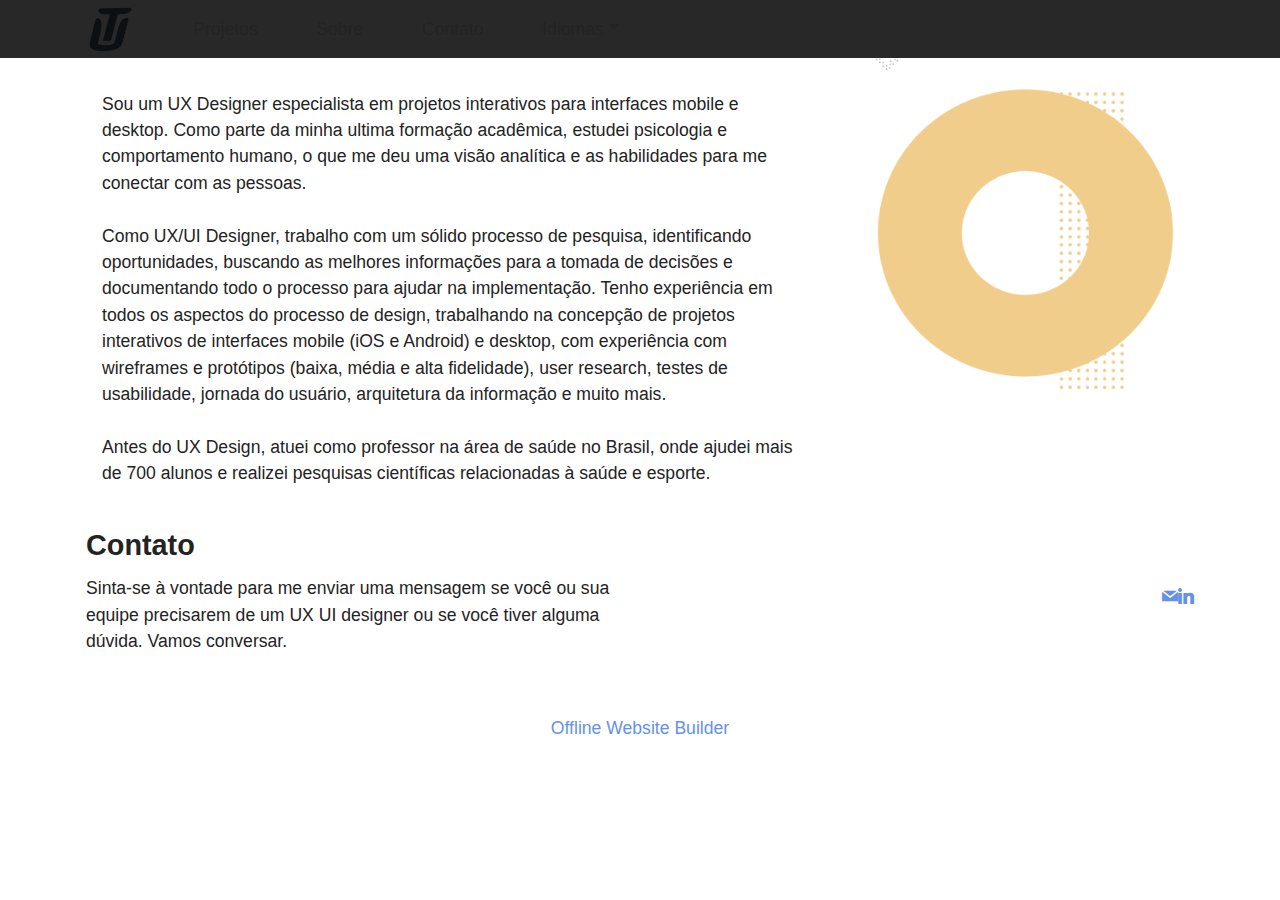
<file: sobre.html>
<!DOCTYPE html>
<html  >
<head>
  <!-- Site made with Mobirise Website Builder v5.8.6, https://mobirise.com -->
  <meta charset="UTF-8">
  <meta http-equiv="X-UA-Compatible" content="IE=edge">
  <meta name="generator" content="Mobirise v5.8.6, mobirise.com">
  <meta name="viewport" content="width=device-width, initial-scale=1, minimum-scale=1">
  <link rel="shortcut icon" href="assets/images/frame-6-96x94-96x94.png" type="image/x-icon">
  <meta name="description" content="">
  
  
  <title>Ueide portfolio - Sobre</title>
  <link rel="stylesheet" href="assets/web/assets/mobirise-icons2/mobirise2.css">
  <link rel="stylesheet" href="assets/bootstrap/css/bootstrap.min.css">
  <link rel="stylesheet" href="assets/bootstrap/css/bootstrap-grid.min.css">
  <link rel="stylesheet" href="assets/bootstrap/css/bootstrap-reboot.min.css">
  <link rel="stylesheet" href="assets/dropdown/css/style.css">
  <link rel="stylesheet" href="assets/socicon/css/styles.css">
  <link rel="stylesheet" href="assets/theme/css/style.css">
  <link rel="preload" href="https://fonts.googleapis.com/css?family=Jost:100,200,300,400,500,600,700,800,900,100i,200i,300i,400i,500i,600i,700i,800i,900i&display=swap" as="style" onload="this.onload=null;this.rel='stylesheet'">
  <noscript><link rel="stylesheet" href="https://fonts.googleapis.com/css?family=Jost:100,200,300,400,500,600,700,800,900,100i,200i,300i,400i,500i,600i,700i,800i,900i&display=swap"></noscript>
  <link rel="preload" as="style" href="assets/mobirise/css/mbr-additional.css"><link rel="stylesheet" href="assets/mobirise/css/mbr-additional.css" type="text/css">

  
  
  
</head>
<body>

<!-- Analytics -->
<!-- Google tag (gtag.js) -->
<script async src="https://www.googletagmanager.com/gtag/js?id=G-2QQE0G5WNY"></script>
<script>
  window.dataLayer = window.dataLayer || [];
  function gtag(){dataLayer.push(arguments);}
  gtag('js', new Date());

  gtag('config', 'G-2QQE0G5WNY');
</script>
<!-- Google Tag Manager -->
<script>(function(w,d,s,l,i){w[l]=w[l]||[];w[l].push({'gtm.start':
new Date().getTime(),event:'gtm.js'});var f=d.getElementsByTagName(s)[0],
j=d.createElement(s),dl=l!='dataLayer'?'&l='+l:'';j.async=true;j.src=
'https://www.googletagmanager.com/gtm.js?id='+i+dl;f.parentNode.insertBefore(j,f);
})(window,document,'script','dataLayer','GTM-MJ3SNDH');</script>
<!-- End Google Tag Manager -->
<!-- /Analytics -->


  
  <section data-bs-version="5.1" class="menu menu3 cid-tHJix0Yjhg" once="menu" id="menu3-8g">
    
    <nav class="navbar navbar-dropdown navbar-fixed-top navbar-expand-lg">
        <div class="container">
            <div class="navbar-brand">
                <span class="navbar-logo">
                    <a href="inicio.html">
                        <img src="assets/images/frame-6-96x94.png" alt="Logo: Ueide Teixeira" style="height: 3rem;">
                    </a>
                </span>
                
            </div>
            <button class="navbar-toggler" type="button" data-toggle="collapse" data-bs-toggle="collapse" data-target="#navbarSupportedContent" data-bs-target="#navbarSupportedContent" aria-controls="navbarNavAltMarkup" aria-expanded="false" aria-label="Toggle navigation">
                <div class="hamburger">
                    <span></span>
                    <span></span>
                    <span></span>
                    <span></span>
                </div>
            </button>
            <div class="collapse navbar-collapse" id="navbarSupportedContent">
                <ul class="navbar-nav nav-dropdown nav-right" data-app-modern-menu="true"><li class="nav-item"><a class="nav-link link text-black text-primary display-4" href="Projetos.html">Projetos</a></li><li class="nav-item"><a class="nav-link link text-black text-primary display-4" href="sobre.html">Sobre</a></li>
                    <li class="nav-item"><a class="nav-link link text-black text-primary display-4" href="https://www.linkedin.com/in/ueide-teixeira" target="_blank">Contato</a></li>
                    <li class="nav-item dropdown"><a class="nav-link link text-black dropdown-toggle show display-4" href="https://mobiri.se" data-toggle="dropdown-submenu" data-bs-toggle="dropdown" data-bs-auto-close="outside" aria-expanded="false">Idiomas</a><div class="dropdown-menu show" aria-labelledby="dropdown-430" data-bs-popper="none"><a class="text-black dropdown-item text-primary display-4" href="index.html">English&nbsp;🇬🇧</a><a class="text-black show dropdown-item text-primary display-4" href="index.html">Português&nbsp;🇧🇷</a></div>
                    </li></ul>
                
                
            </div>
        </div>
    </nav>
</section>

<section data-bs-version="5.1" class="features11 cid-tsDRQspyPH" id="features12-3j">

    

    
    
    <div class="container">
        <div class="m-0 row align-items-center">
            <div class="col-12 col-lg">
                <div class="card-wrapper">
                    <div class="card-box">
                        <h4 class="card-title mbr-fonts-style mb-4 display-2">
                            <strong>Sobre</strong></h4>
                        <p class="mbr-text mbr-fonts-style mb-4 display-7">Sou um UX Designer especialista em projetos interativos para interfaces mobile e desktop. Como parte da minha ultima formação acadêmica, estudei psicologia e comportamento humano, o que me deu uma visão analítica e as habilidades para me conectar com as pessoas.
<br>
<br>Como UX/UI Designer, trabalho com um sólido processo de pesquisa, identificando oportunidades, buscando as melhores informações para a tomada de decisões e documentando todo o processo para ajudar na implementação. Tenho experiência em todos os aspectos do processo de design, trabalhando na concepção de projetos interativos de interfaces mobile (iOS e Android) e desktop, com experiência com wireframes e protótipos (baixa, média e alta fidelidade), user research, testes de usabilidade, jornada do usuário, arquitetura da informação e muito mais.
<br>
<br>Antes do UX Design, atuei como professor na área de saúde no Brasil, onde ajudei mais de 700 alunos e realizei pesquisas científicas relacionadas à saúde e esporte.<br></p>
                        
                        
                    </div>
                </div>
            </div>
            <div class="p-0 col-12 col-lg-4 md-pb">
                <div class="image-wrapper">
                    <img src="assets/images/frame-15-1-858x1218.png" alt="">
                </div>
            </div>
        </div>
    </div>
</section>

<section data-bs-version="5.1" class="contacts4 cid-tsDRQsOxQX" id="contacts4-3k">

    

    
    

    <div class="container">
        <div class="row align-items-center justify-content-center">
            <div class="text-content col-12 col-md-6">
                <h2 class="mbr-section-title mbr-fonts-style display-5">
                    <strong>Contato</strong></h2>
                <p class="mbr-text mbr-fonts-style display-7">Sinta-se à vontade para me enviar uma mensagem se você ou sua equipe precisarem de um UX UI designer ou se você tiver alguma dúvida. Vamos conversar.</p>
            </div>
            <div class="icons d-flex align-items-center col-12 col-md-6 justify-content-end mt-md-0 mt-2 flex-wrap">
                <a href="mailto:ueideteixeira@gmail.com">
                    <span class="mbr-iconfont mbr-iconfont-social socicon-mail socicon"></span>
                </a>
                <a href="https://www.linkedin.com/in/ueide-teixeira/" target="_blank">
                    <span class="mbr-iconfont mbr-iconfont-social socicon-linkedin socicon"></span>
                </a>
                
                
                
                
                
                
                
                
            </div>
        </div>
    </div>
    
</section>

<section data-bs-version="5.1" class="footer7 cid-tsDRQtcuu0" once="footers" id="footer7-3l">

    

    

    <div class="container">
        <div class="media-container-row align-center mbr-white">
            <div class="col-12">
                <p class="mbr-text mb-0 mbr-fonts-style display-4">
                    © Copyright 2025 - All Rights Reserved
                </p>
            </div>
        </div>
    </div>
</section><section class="display-7" style="padding: 0;align-items: center;justify-content: center;flex-wrap: wrap;    align-content: center;display: flex;position: relative;height: 4rem;"><a href="https://mobiri.se/2683916" style="flex: 1 1;height: 4rem;position: absolute;width: 100%;z-index: 1;"><img alt="" style="height: 4rem;" src="[data-uri]"></a><p style="margin: 0;text-align: center;" class="display-7">&#8204;</p><a style="z-index:1" href="https://mobirise.com/offline-website-builder.html">Offline Website Builder</a></section><script src="assets/bootstrap/js/bootstrap.bundle.min.js"></script>  <script src="assets/smoothscroll/smooth-scroll.js"></script>  <script src="assets/ytplayer/index.js"></script>  <script src="assets/dropdown/js/navbar-dropdown.js"></script>  <script src="assets/sociallikes/social-likes.js"></script>  <script src="assets/theme/js/script.js"></script>  
  
  
</body>
</html>
</file>
<file: assets/dropdown/css/style.css>
.navbar-dropdown {
  left: 0;
  padding: 0;
  position: absolute;
  right: 0;
  top: 0;
  transition: all 0.45s ease;
  z-index: 1030;
  background: #282828; }
  .navbar-dropdown .navbar-logo {
    margin-right: 0.8rem;
    transition: margin 0.3s ease-in-out;
    vertical-align: middle; }
    .navbar-dropdown .navbar-logo img {
      height: 3.125rem;
      transition: all 0.3s ease-in-out; }
    .navbar-dropdown .navbar-logo.mbr-iconfont {
      font-size: 3.125rem;
      line-height: 3.125rem; }
  .navbar-dropdown .navbar-caption {
    font-weight: 700;
    white-space: normal;
    vertical-align: -4px;
    line-height: 3.125rem !important; }
    .navbar-dropdown .navbar-caption, .navbar-dropdown .navbar-caption:hover {
      color: inherit;
      text-decoration: none; }
  .navbar-dropdown .mbr-iconfont + .navbar-caption {
    vertical-align: -1px; }
  .navbar-dropdown.navbar-fixed-top {
    position: fixed; }
  .navbar-dropdown .navbar-brand span {
    vertical-align: -4px; }
  .navbar-dropdown.bg-color.transparent {
    background: none; }
  .navbar-dropdown.navbar-short .navbar-brand {
    padding: 0.625rem 0; }
    .navbar-dropdown.navbar-short .navbar-brand span {
      vertical-align: -1px; }
  .navbar-dropdown.navbar-short .navbar-caption {
    line-height: 2.375rem !important;
    vertical-align: -2px; }
  .navbar-dropdown.navbar-short .navbar-logo {
    margin-right: 0.5rem; }
    .navbar-dropdown.navbar-short .navbar-logo img {
      height: 2.375rem; }
    .navbar-dropdown.navbar-short .navbar-logo.mbr-iconfont {
      font-size: 2.375rem;
      line-height: 2.375rem; }
  .navbar-dropdown.navbar-short .mbr-table-cell {
    height: 3.625rem; }
  .navbar-dropdown .navbar-close {
    left: 0.6875rem;
    position: fixed;
    top: 0.75rem;
    z-index: 1000; }
  .navbar-dropdown .hamburger-icon {
    content: "";
    display: inline-block;
    vertical-align: middle;
    width: 16px;
    -webkit-box-shadow: 0 -6px 0 1px #282828,0 0 0 1px #282828,0 6px 0 1px #282828;
    -moz-box-shadow: 0 -6px 0 1px #282828,0 0 0 1px #282828,0 6px 0 1px #282828;
    box-shadow: 0 -6px 0 1px #282828,0 0 0 1px #282828,0 6px 0 1px #282828; }

.dropdown-menu .dropdown-toggle[data-toggle="dropdown-submenu"]::after {
  border-bottom: 0.35em solid transparent;
  border-left: 0.35em solid;
  border-right: 0;
  border-top: 0.35em solid transparent;
  margin-left: 0.3rem; }

.dropdown-menu .dropdown-item:focus {
  outline: 0; }

.nav-dropdown {
  font-size: 0.75rem;
  font-weight: 500;
  height: auto !important; }
  .nav-dropdown .nav-btn {
    padding-left: 1rem; }
  .nav-dropdown .link {
    margin: .667em 1.667em;
    font-weight: 500;
    padding: 0;
    transition: color .2s ease-in-out; }
    .nav-dropdown .link.dropdown-toggle {
      margin-right: 2.583em; }
      .nav-dropdown .link.dropdown-toggle::after {
        margin-left: .25rem;
        border-top: 0.35em solid;
        border-right: 0.35em solid transparent;
        border-left: 0.35em solid transparent;
        border-bottom: 0; }
      .nav-dropdown .link.dropdown-toggle[aria-expanded="true"] {
        margin: 0;
        padding: 0.667em 3.263em  0.667em 1.667em; }
  .nav-dropdown .link::after,
  .nav-dropdown .dropdown-item::after {
    color: inherit; }
  .nav-dropdown .btn {
    font-size: 0.75rem;
    font-weight: 700;
    letter-spacing: 0;
    margin-bottom: 0;
    padding-left: 1.25rem;
    padding-right: 1.25rem; }
  .nav-dropdown .dropdown-menu {
    border-radius: 0;
    border: 0;
    left: 0;
    margin: 0;
    padding-bottom: 1.25rem;
    padding-top: 1.25rem;
    position: relative; }
  .nav-dropdown .dropdown-submenu {
    margin-left: 0.125rem;
    top: 0; }
  .nav-dropdown .dropdown-item {
    font-weight: 500;
    line-height: 2;
    padding: 0.3846em 4.615em 0.3846em 1.5385em;
    position: relative;
    transition: color .2s ease-in-out, background-color .2s ease-in-out; }
    .nav-dropdown .dropdown-item::after {
      margin-top: -0.3077em;
      position: absolute;
      right: 1.1538em;
      top: 50%; }
    .nav-dropdown .dropdown-item:focus, .nav-dropdown .dropdown-item:hover {
      background: none; }

@media (max-width: 767px) {
  .nav-dropdown.navbar-toggleable-sm {
    bottom: 0;
    display: none;
    left: 0;
    overflow-x: hidden;
    position: fixed;
    top: 0;
    transform: translateX(-100%);
    -ms-transform: translateX(-100%);
    -webkit-transform: translateX(-100%);
    width: 18.75rem;
    z-index: 999; } }
.nav-dropdown.navbar-toggleable-xl {
  bottom: 0;
  display: none;
  left: 0;
  overflow-x: hidden;
  position: fixed;
  top: 0;
  transform: translateX(-100%);
  -ms-transform: translateX(-100%);
  -webkit-transform: translateX(-100%);
  width: 18.75rem;
  z-index: 999; }

.nav-dropdown-sm {
  display: block !important;
  overflow-x: hidden;
  overflow: auto;
  padding-top: 3.875rem; }
  .nav-dropdown-sm::after {
    content: "";
    display: block;
    height: 3rem;
    width: 100%; }
  .nav-dropdown-sm.collapse.in ~ .navbar-close {
    display: block !important; }
  .nav-dropdown-sm.collapsing, .nav-dropdown-sm.collapse.in {
    transform: translateX(0);
    -ms-transform: translateX(0);
    -webkit-transform: translateX(0);
    transition: all 0.25s ease-out;
    -webkit-transition: all 0.25s ease-out;
    background: #282828; }
  .nav-dropdown-sm.collapsing[aria-expanded="false"] {
    transform: translateX(-100%);
    -ms-transform: translateX(-100%);
    -webkit-transform: translateX(-100%); }
  .nav-dropdown-sm .nav-item {
    display: block;
    margin-left: 0 !important;
    padding-left: 0; }
  .nav-dropdown-sm .link,
  .nav-dropdown-sm .dropdown-item {
    border-top: 1px dotted rgba(255, 255, 255, 0.1);
    font-size: 0.8125rem;
    line-height: 1.6;
    margin: 0 !important;
    padding: 0.875rem 2.4rem 0.875rem 1.5625rem !important;
    position: relative;
    white-space: normal; }
    .nav-dropdown-sm .link:focus, .nav-dropdown-sm .link:hover,
    .nav-dropdown-sm .dropdown-item:focus,
    .nav-dropdown-sm .dropdown-item:hover {
      background: rgba(0, 0, 0, 0.2) !important;
      color: #c0a375; }
  .nav-dropdown-sm .nav-btn {
    position: relative;
    padding: 1.5625rem 1.5625rem 0 1.5625rem; }
    .nav-dropdown-sm .nav-btn::before {
      border-top: 1px dotted rgba(255, 255, 255, 0.1);
      content: "";
      left: 0;
      position: absolute;
      top: 0;
      width: 100%; }
    .nav-dropdown-sm .nav-btn + .nav-btn {
      padding-top: 0.625rem; }
      .nav-dropdown-sm .nav-btn + .nav-btn::before {
        display: none; }
  .nav-dropdown-sm .btn {
    padding: 0.625rem 0; }
  .nav-dropdown-sm .dropdown-toggle[data-toggle="dropdown-submenu"]::after {
    margin-left: .25rem;
    border-top: 0.35em solid;
    border-right: 0.35em solid transparent;
    border-left: 0.35em solid transparent;
    border-bottom: 0; }
  .nav-dropdown-sm .dropdown-toggle[data-toggle="dropdown-submenu"][aria-expanded="true"]::after {
    border-top: 0;
    border-right: 0.35em solid transparent;
    border-left: 0.35em solid transparent;
    border-bottom: 0.35em solid; }
  .nav-dropdown-sm .dropdown-menu {
    margin: 0;
    padding: 0;
    position: relative;
    top: 0;
    left: 0;
    width: 100%;
    border: 0;
    float: none;
    border-radius: 0;
    background: none; }
  .nav-dropdown-sm .dropdown-submenu {
    left: 100%;
    margin-left: 0.125rem;
    margin-top: -1.25rem;
    top: 0; }

.navbar-toggleable-sm .nav-dropdown .dropdown-menu {
  position: absolute; }

.navbar-toggleable-sm .nav-dropdown .dropdown-submenu {
  left: 100%;
  margin-left: 0.125rem;
  margin-top: -1.25rem;
  top: 0; }

.navbar-toggleable-sm.opened .nav-dropdown .dropdown-menu {
  position: relative; }

.navbar-toggleable-sm.opened .nav-dropdown .dropdown-submenu {
  left: 0;
  margin-left: 00rem;
  margin-top: 0rem;
  top: 0; }

.is-builder .nav-dropdown.collapsing {
  transition: none !important; }
</file>
<file: assets/socicon/css/styles.css>
@charset "UTF-8";

@font-face {
  font-family: 'Socicon';
  src:  url('../fonts/socicon.eot');
  src:  url('../fonts/socicon.eot?#iefix') format('embedded-opentype'),
    url('../fonts/socicon.woff2') format('woff2'),
    url('../fonts/socicon.ttf') format('truetype'),
    url('../fonts/socicon.woff') format('woff'),
    url('../fonts/socicon.svg#socicon') format('svg');
  font-weight: normal;
  font-style: normal;
  font-display: swap;
}

[data-icon]:before {
  font-family: "socicon" !important;
  content: attr(data-icon);
  font-style: normal !important;
  font-weight: normal !important;
  font-variant: normal !important;
  text-transform: none !important;
  speak: none;
  line-height: 1;
  -webkit-font-smoothing: antialiased;
  -moz-osx-font-smoothing: grayscale;
}

[class^="socicon-"], [class*=" socicon-"] {
  /* use !important to prevent issues with browser extensions that change fonts */
  font-family: 'Socicon' !important;
  speak: none;
  font-style: normal;
  font-weight: normal;
  font-variant: normal;
  text-transform: none;
  line-height: 1;

  /* Better Font Rendering =========== */
  -webkit-font-smoothing: antialiased;
  -moz-osx-font-smoothing: grayscale;
}

.socicon-eitaa:before {
  content: "\e97c";
}
.socicon-soroush:before {
  content: "\e97d";
}
.socicon-bale:before {
  content: "\e97e";
}
.socicon-zazzle:before {
  content: "\e97b";
}
.socicon-society6:before {
  content: "\e97a";
}
.socicon-redbubble:before {
  content: "\e979";
}
.socicon-avvo:before {
  content: "\e978";
}
.socicon-stitcher:before {
  content: "\e977";
}
.socicon-googlehangouts:before {
  content: "\e974";
}
.socicon-dlive:before {
  content: "\e975";
}
.socicon-vsco:before {
  content: "\e976";
}
.socicon-flipboard:before {
  content: "\e973";
}
.socicon-ubuntu:before {
  content: "\e958";
}
.socicon-artstation:before {
  content: "\e959";
}
.socicon-invision:before {
  content: "\e95a";
}
.socicon-torial:before {
  content: "\e95b";
}
.socicon-collectorz:before {
  content: "\e95c";
}
.socicon-seenthis:before {
  content: "\e95d";
}
.socicon-googleplaymusic:before {
  content: "\e95e";
}
.socicon-debian:before {
  content: "\e95f";
}
.socicon-filmfreeway:before {
  content: "\e960";
}
.socicon-gnome:before {
  content: "\e961";
}
.socicon-itchio:before {
  content: "\e962";
}
.socicon-jamendo:before {
  content: "\e963";
}
.socicon-mix:before {
  content: "\e964";
}
.socicon-sharepoint:before {
  content: "\e965";
}
.socicon-tinder:before {
  content: "\e966";
}
.socicon-windguru:before {
  content: "\e967";
}
.socicon-cdbaby:before {
  content: "\e968";
}
.socicon-elementaryos:before {
  content: "\e969";
}
.socicon-stage32:before {
  content: "\e96a";
}
.socicon-tiktok:before {
  content: "\e96b";
}
.socicon-gitter:before {
  content: "\e96c";
}
.socicon-letterboxd:before {
  content: "\e96d";
}
.socicon-threema:before {
  content: "\e96e";
}
.socicon-splice:before {
  content: "\e96f";
}
.socicon-metapop:before {
  content: "\e970";
}
.socicon-naver:before {
  content: "\e971";
}
.socicon-remote:before {
  content: "\e972";
}
.socicon-internet:before {
  content: "\e957";
}
.socicon-moddb:before {
  content: "\e94b";
}
.socicon-indiedb:before {
  content: "\e94c";
}
.socicon-traxsource:before {
  content: "\e94d";
}
.socicon-gamefor:before {
  content: "\e94e";
}
.socicon-pixiv:before {
  content: "\e94f";
}
.socicon-myanimelist:before {
  content: "\e950";
}
.socicon-blackberry:before {
  content: "\e951";
}
.socicon-wickr:before {
  content: "\e952";
}
.socicon-spip:before {
  content: "\e953";
}
.socicon-napster:before {
  content: "\e954";
}
.socicon-beatport:before {
  content: "\e955";
}
.socicon-hackerone:before {
  content: "\e956";
}
.socicon-hackernews:before {
  content: "\e946";
}
.socicon-smashwords:before {
  content: "\e947";
}
.socicon-kobo:before {
  content: "\e948";
}
.socicon-bookbub:before {
  content: "\e949";
}
.socicon-mailru:before {
  content: "\e94a";
}
.socicon-gitlab:before {
  content: "\e945";
}
.socicon-instructables:before {
  content: "\e944";
}
.socicon-portfolio:before {
  content: "\e943";
}
.socicon-codered:before {
  content: "\e940";
}
.socicon-origin:before {
  content: "\e941";
}
.socicon-nextdoor:before {
  content: "\e942";
}
.socicon-udemy:before {
  content: "\e93f";
}
.socicon-livemaster:before {
  content: "\e93e";
}
.socicon-crunchbase:before {
  content: "\e93b";
}
.socicon-homefy:before {
  content: "\e93c";
}
.socicon-calendly:before {
  content: "\e93d";
}
.socicon-realtor:before {
  content: "\e90f";
}
.socicon-tidal:before {
  content: "\e910";
}
.socicon-qobuz:before {
  content: "\e911";
}
.socicon-natgeo:before {
  content: "\e912";
}
.socicon-mastodon:before {
  content: "\e913";
}
.socicon-unsplash:before {
  content: "\e914";
}
.socicon-homeadvisor:before {
  content: "\e915";
}
.socicon-angieslist:before {
  content: "\e916";
}
.socicon-codepen:before {
  content: "\e917";
}
.socicon-slack:before {
  content: "\e918";
}
.socicon-openaigym:before {
  content: "\e919";
}
.socicon-logmein:before {
  content: "\e91a";
}
.socicon-fiverr:before {
  content: "\e91b";
}
.socicon-gotomeeting:before {
  content: "\e91c";
}
.socicon-aliexpress:before {
  content: "\e91d";
}
.socicon-guru:before {
  content: "\e91e";
}
.socicon-appstore:before {
  content: "\e91f";
}
.socicon-homes:before {
  content: "\e920";
}
.socicon-zoom:before {
  content: "\e921";
}
.socicon-alibaba:before {
  content: "\e922";
}
.socicon-craigslist:before {
  content: "\e923";
}
.socicon-wix:before {
  content: "\e924";
}
.socicon-redfin:before {
  content: "\e925";
}
.socicon-googlecalendar:before {
  content: "\e926";
}
.socicon-shopify:before {
  content: "\e927";
}
.socicon-freelancer:before {
  content: "\e928";
}
.socicon-seedrs:before {
  content: "\e929";
}
.socicon-bing:before {
  content: "\e92a";
}
.socicon-doodle:before {
  content: "\e92b";
}
.socicon-bonanza:before {
  content: "\e92c";
}
.socicon-squarespace:before {
  content: "\e92d";
}
.socicon-toptal:before {
  content: "\e92e";
}
.socicon-gust:before {
  content: "\e92f";
}
.socicon-ask:before {
  content: "\e930";
}
.socicon-trulia:before {
  content: "\e931";
}
.socicon-loomly:before {
  content: "\e932";
}
.socicon-ghost:before {
  content: "\e933";
}
.socicon-upwork:before {
  content: "\e934";
}
.socicon-fundable:before {
  content: "\e935";
}
.socicon-booking:before {
  content: "\e936";
}
.socicon-googlemaps:before {
  content: "\e937";
}
.socicon-zillow:before {
  content: "\e938";
}
.socicon-niconico:before {
  content: "\e939";
}
.socicon-toneden:before {
  content: "\e93a";
}
.socicon-augment:before {
  content: "\e908";
}
.socicon-bitbucket:before {
  content: "\e909";
}
.socicon-fyuse:before {
  content: "\e90a";
}
.socicon-yt-gaming:before {
  content: "\e90b";
}
.socicon-sketchfab:before {
  content: "\e90c";
}
.socicon-mobcrush:before {
  content: "\e90d";
}
.socicon-microsoft:before {
  content: "\e90e";
}
.socicon-pandora:before {
  content: "\e907";
}
.socicon-messenger:before {
  content: "\e906";
}
.socicon-gamewisp:before {
  content: "\e905";
}
.socicon-bloglovin:before {
  content: "\e904";
}
.socicon-tunein:before {
  content: "\e903";
}
.socicon-gamejolt:before {
  content: "\e901";
}
.socicon-trello:before {
  content: "\e902";
}
.socicon-spreadshirt:before {
  content: "\e900";
}
.socicon-500px:before {
  content: "\e000";
}
.socicon-8tracks:before {
  content: "\e001";
}
.socicon-airbnb:before {
  content: "\e002";
}
.socicon-alliance:before {
  content: "\e003";
}
.socicon-amazon:before {
  content: "\e004";
}
.socicon-amplement:before {
  content: "\e005";
}
.socicon-android:before {
  content: "\e006";
}
.socicon-angellist:before {
  content: "\e007";
}
.socicon-apple:before {
  content: "\e008";
}
.socicon-appnet:before {
  content: "\e009";
}
.socicon-baidu:before {
  content: "\e00a";
}
.socicon-bandcamp:before {
  content: "\e00b";
}
.socicon-battlenet:before {
  content: "\e00c";
}
.socicon-mixer:before {
  content: "\e00d";
}
.socicon-bebee:before {
  content: "\e00e";
}
.socicon-bebo:before {
  content: "\e00f";
}
.socicon-behance:before {
  content: "\e010";
}
.socicon-blizzard:before {
  content: "\e011";
}
.socicon-blogger:before {
  content: "\e012";
}
.socicon-buffer:before {
  content: "\e013";
}
.socicon-chrome:before {
  content: "\e014";
}
.socicon-coderwall:before {
  content: "\e015";
}
.socicon-curse:before {
  content: "\e016";
}
.socicon-dailymotion:before {
  content: "\e017";
}
.socicon-deezer:before {
  content: "\e018";
}
.socicon-delicious:before {
  content: "\e019";
}
.socicon-deviantart:before {
  content: "\e01a";
}
.socicon-diablo:before {
  content: "\e01b";
}
.socicon-digg:before {
  content: "\e01c";
}
.socicon-discord:before {
  content: "\e01d";
}
.socicon-disqus:before {
  content: "\e01e";
}
.socicon-douban:before {
  content: "\e01f";
}
.socicon-draugiem:before {
  content: "\e020";
}
.socicon-dribbble:before {
  content: "\e021";
}
.socicon-drupal:before {
  content: "\e022";
}
.socicon-ebay:before {
  content: "\e023";
}
.socicon-ello:before {
  content: "\e024";
}
.socicon-endomodo:before {
  content: "\e025";
}
.socicon-envato:before {
  content: "\e026";
}
.socicon-etsy:before {
  content: "\e027";
}
.socicon-facebook:before {
  content: "\e028";
}
.socicon-feedburner:before {
  content: "\e029";
}
.socicon-filmweb:before {
  content: "\e02a";
}
.socicon-firefox:before {
  content: "\e02b";
}
.socicon-flattr:before {
  content: "\e02c";
}
.socicon-flickr:before {
  content: "\e02d";
}
.socicon-formulr:before {
  content: "\e02e";
}
.socicon-forrst:before {
  content: "\e02f";
}
.socicon-foursquare:before {
  content: "\e030";
}
.socicon-friendfeed:before {
  content: "\e031";
}
.socicon-github:before {
  content: "\e032";
}
.socicon-goodreads:before {
  content: "\e033";
}
.socicon-google:before {
  content: "\e034";
}
.socicon-googlescholar:before {
  content: "\e035";
}
.socicon-googlegroups:before {
  content: "\e036";
}
.socicon-googlephotos:before {
  content: "\e037";
}
.socicon-googleplus:before {
  content: "\e038";
}
.socicon-grooveshark:before {
  content: "\e039";
}
.socicon-hackerrank:before {
  content: "\e03a";
}
.socicon-hearthstone:before {
  content: "\e03b";
}
.socicon-hellocoton:before {
  content: "\e03c";
}
.socicon-heroes:before {
  content: "\e03d";
}
.socicon-smashcast:before {
  content: "\e03e";
}
.socicon-horde:before {
  content: "\e03f";
}
.socicon-houzz:before {
  content: "\e040";
}
.socicon-icq:before {
  content: "\e041";
}
.socicon-identica:before {
  content: "\e042";
}
.socicon-imdb:before {
  content: "\e043";
}
.socicon-instagram:before {
  content: "\e044";
}
.socicon-issuu:before {
  content: "\e045";
}
.socicon-istock:before {
  content: "\e046";
}
.socicon-itunes:before {
  content: "\e047";
}
.socicon-keybase:before {
  content: "\e048";
}
.socicon-lanyrd:before {
  content: "\e049";
}
.socicon-lastfm:before {
  content: "\e04a";
}
.socicon-line:before {
  content: "\e04b";
}
.socicon-linkedin:before {
  content: "\e04c";
}
.socicon-livejournal:before {
  content: "\e04d";
}
.socicon-lyft:before {
  content: "\e04e";
}
.socicon-macos:before {
  content: "\e04f";
}
.socicon-mail:before {
  content: "\e050";
}
.socicon-medium:before {
  content: "\e051";
}
.socicon-meetup:before {
  content: "\e052";
}
.socicon-mixcloud:before {
  content: "\e053";
}
.socicon-modelmayhem:before {
  content: "\e054";
}
.socicon-mumble:before {
  content: "\e055";
}
.socicon-myspace:before {
  content: "\e056";
}
.socicon-newsvine:before {
  content: "\e057";
}
.socicon-nintendo:before {
  content: "\e058";
}
.socicon-npm:before {
  content: "\e059";
}
.socicon-odnoklassniki:before {
  content: "\e05a";
}
.socicon-openid:before {
  content: "\e05b";
}
.socicon-opera:before {
  content: "\e05c";
}
.socicon-outlook:before {
  content: "\e05d";
}
.socicon-overwatch:before {
  content: "\e05e";
}
.socicon-patreon:before {
  content: "\e05f";
}
.socicon-paypal:before {
  content: "\e060";
}
.socicon-periscope:before {
  content: "\e061";
}
.socicon-persona:before {
  content: "\e062";
}
.socicon-pinterest:before {
  content: "\e063";
}
.socicon-play:before {
  content: "\e064";
}
.socicon-player:before {
  content: "\e065";
}
.socicon-playstation:before {
  content: "\e066";
}
.socicon-pocket:before {
  content: "\e067";
}
.socicon-qq:before {
  content: "\e068";
}
.socicon-quora:before {
  content: "\e069";
}
.socicon-raidcall:before {
  content: "\e06a";
}
.socicon-ravelry:before {
  content: "\e06b";
}
.socicon-reddit:before {
  content: "\e06c";
}
.socicon-renren:before {
  content: "\e06d";
}
.socicon-researchgate:before {
  content: "\e06e";
}
.socicon-residentadvisor:before {
  content: "\e06f";
}
.socicon-reverbnation:before {
  content: "\e070";
}
.socicon-rss:before {
  content: "\e071";
}
.socicon-sharethis:before {
  content: "\e072";
}
.socicon-skype:before {
  content: "\e073";
}
.socicon-slideshare:before {
  content: "\e074";
}
.socicon-smugmug:before {
  content: "\e075";
}
.socicon-snapchat:before {
  content: "\e076";
}
.socicon-songkick:before {
  content: "\e077";
}
.socicon-soundcloud:before {
  content: "\e078";
}
.socicon-spotify:before {
  content: "\e079";
}
.socicon-stackexchange:before {
  content: "\e07a";
}
.socicon-stackoverflow:before {
  content: "\e07b";
}
.socicon-starcraft:before {
  content: "\e07c";
}
.socicon-stayfriends:before {
  content: "\e07d";
}
.socicon-steam:before {
  content: "\e07e";
}
.socicon-storehouse:before {
  content: "\e07f";
}
.socicon-strava:before {
  content: "\e080";
}
.socicon-streamjar:before {
  content: "\e081";
}
.socicon-stumbleupon:before {
  content: "\e082";
}
.socicon-swarm:before {
  content: "\e083";
}
.socicon-teamspeak:before {
  content: "\e084";
}
.socicon-teamviewer:before {
  content: "\e085";
}
.socicon-technorati:before {
  content: "\e086";
}
.socicon-telegram:before {
  content: "\e087";
}
.socicon-tripadvisor:before {
  content: "\e088";
}
.socicon-tripit:before {
  content: "\e089";
}
.socicon-triplej:before {
  content: "\e08a";
}
.socicon-tumblr:before {
  content: "\e08b";
}
.socicon-twitch:before {
  content: "\e08c";
}
.socicon-twitter:before {
  content: "\e08d";
}
.socicon-uber:before {
  content: "\e08e";
}
.socicon-ventrilo:before {
  content: "\e08f";
}
.socicon-viadeo:before {
  content: "\e090";
}
.socicon-viber:before {
  content: "\e091";
}
.socicon-viewbug:before {
  content: "\e092";
}
.socicon-vimeo:before {
  content: "\e093";
}
.socicon-vine:before {
  content: "\e094";
}
.socicon-vkontakte:before {
  content: "\e095";
}
.socicon-warcraft:before {
  content: "\e096";
}
.socicon-wechat:before {
  content: "\e097";
}
.socicon-weibo:before {
  content: "\e098";
}
.socicon-whatsapp:before {
  content: "\e099";
}
.socicon-wikipedia:before {
  content: "\e09a";
}
.socicon-windows:before {
  content: "\e09b";
}
.socicon-wordpress:before {
  content: "\e09c";
}
.socicon-wykop:before {
  content: "\e09d";
}
.socicon-xbox:before {
  content: "\e09e";
}
.socicon-xing:before {
  content: "\e09f";
}
.socicon-yahoo:before {
  content: "\e0a0";
}
.socicon-yammer:before {
  content: "\e0a1";
}
.socicon-yandex:before {
  content: "\e0a2";
}
.socicon-yelp:before {
  content: "\e0a3";
}
.socicon-younow:before {
  content: "\e0a4";
}
.socicon-youtube:before {
  content: "\e0a5";
}
.socicon-zapier:before {
  content: "\e0a6";
}
.socicon-zerply:before {
  content: "\e0a7";
}
.socicon-zomato:before {
  content: "\e0a8";
}
.socicon-zynga:before {
  content: "\e0a9";
}
</file>
<file: assets/theme/css/style.css>
.engine {
	position: absolute;
	text-indent: -2400px;
	text-align: center;
	padding: 0;
	top: 0;
	left: -2400px;
}@charset "UTF-8";
section {
  background-color: #ffffff;
}

body {
  font-style: normal;
  line-height: 1.5;
  font-weight: 400;
  color: #232323;
  position: relative;
}

button {
  background-color: transparent;
  border-color: transparent;
}

section,
.container,
.container-fluid {
  position: relative;
  word-wrap: break-word;
}

a.mbr-iconfont:hover {
  text-decoration: none;
}

.article .lead p,
.article .lead ul,
.article .lead ol,
.article .lead pre,
.article .lead blockquote {
  margin-bottom: 0;
}

a {
  font-style: normal;
  font-weight: 400;
  cursor: pointer;
}
a, a:hover {
  text-decoration: none;
}

.mbr-section-title {
  font-style: normal;
  line-height: 1.3;
}

.mbr-section-subtitle {
  line-height: 1.3;
}

.mbr-text {
  font-style: normal;
  line-height: 1.7;
}

h1,
h2,
h3,
h4,
h5,
h6,
.display-1,
.display-2,
.display-4,
.display-5,
.display-7,
span,
p,
a {
  line-height: 1;
  word-break: break-word;
  word-wrap: break-word;
  font-weight: 400;
}

b,
strong {
  font-weight: bold;
}

input:-webkit-autofill, input:-webkit-autofill:hover, input:-webkit-autofill:focus, input:-webkit-autofill:active {
  transition-delay: 9999s;
  -webkit-transition-property: background-color, color;
  transition-property: background-color, color;
}

textarea[type=hidden] {
  display: none;
}

section {
  background-position: 50% 50%;
  background-repeat: no-repeat;
  background-size: cover;
}
section .mbr-background-video,
section .mbr-background-video-preview {
  position: absolute;
  bottom: 0;
  left: 0;
  right: 0;
  top: 0;
}

.hidden {
  visibility: hidden;
}

.mbr-z-index20 {
  z-index: 20;
}

/*! Base colors */
.mbr-white {
  color: #ffffff;
}

.mbr-black {
  color: #111111;
}

.mbr-bg-white {
  background-color: #ffffff;
}

.mbr-bg-black {
  background-color: #000000;
}

/*! Text-aligns */
.align-left {
  text-align: left;
}

.align-center {
  text-align: center;
}

.align-right {
  text-align: right;
}

/*! Font-weight  */
.mbr-light {
  font-weight: 300;
}

.mbr-regular {
  font-weight: 400;
}

.mbr-semibold {
  font-weight: 500;
}

.mbr-bold {
  font-weight: 700;
}

/*! Media  */
.media-content {
  flex-basis: 100%;
}

.media-container-row {
  display: flex;
  flex-direction: row;
  flex-wrap: wrap;
  justify-content: center;
  align-content: center;
  align-items: start;
}
.media-container-row .media-size-item {
  width: 400px;
}

.media-container-column {
  display: flex;
  flex-direction: column;
  flex-wrap: wrap;
  justify-content: center;
  align-content: center;
  align-items: stretch;
}
.media-container-column > * {
  width: 100%;
}

@media (min-width: 992px) {
  .media-container-row {
    flex-wrap: nowrap;
  }
}
figure {
  margin-bottom: 0;
  overflow: hidden;
}

figure[mbr-media-size] {
  transition: width 0.1s;
}

img,
iframe {
  display: block;
  width: 100%;
}

.card {
  background-color: transparent;
  border: none;
}

.card-box {
  width: 100%;
}

.card-img {
  text-align: center;
  flex-shrink: 0;
  -webkit-flex-shrink: 0;
}

.media {
  max-width: 100%;
  margin: 0 auto;
}

.mbr-figure {
  align-self: center;
}

.media-container > div {
  max-width: 100%;
}

.mbr-figure img,
.card-img img {
  width: 100%;
}

@media (max-width: 991px) {
  .media-size-item {
    width: auto !important;
  }

  .media {
    width: auto;
  }

  .mbr-figure {
    width: 100% !important;
  }
}
/*! Buttons */
.mbr-section-btn {
  margin-left: -0.6rem;
  margin-right: -0.6rem;
  font-size: 0;
}

.btn {
  font-weight: 600;
  border-width: 1px;
  font-style: normal;
  margin: 0.6rem 0.6rem;
  white-space: normal;
  transition: all 0.2s ease-in-out;
  display: inline-flex;
  align-items: center;
  justify-content: center;
  word-break: break-word;
}

.btn-sm {
  font-weight: 600;
  letter-spacing: 0px;
  transition: all 0.3s ease-in-out;
}

.btn-md {
  font-weight: 600;
  letter-spacing: 0px;
  transition: all 0.3s ease-in-out;
}

.btn-lg {
  font-weight: 600;
  letter-spacing: 0px;
  transition: all 0.3s ease-in-out;
}

.btn-form {
  margin: 0;
}
.btn-form:hover {
  cursor: pointer;
}

nav .mbr-section-btn {
  margin-left: 0rem;
  margin-right: 0rem;
}

/*! Btn icon margin */
.btn .mbr-iconfont,
.btn.btn-sm .mbr-iconfont {
  order: 1;
  cursor: pointer;
  margin-left: 0.5rem;
  vertical-align: sub;
}

.btn.btn-md .mbr-iconfont,
.btn.btn-md .mbr-iconfont {
  margin-left: 0.8rem;
}

.mbr-regular {
  font-weight: 400;
}

.mbr-semibold {
  font-weight: 500;
}

.mbr-bold {
  font-weight: 700;
}

[type=submit] {
  -webkit-appearance: none;
}

/*! Full-screen */
.mbr-fullscreen .mbr-overlay {
  min-height: 100vh;
}

.mbr-fullscreen {
  display: flex;
  display: -moz-flex;
  display: -ms-flex;
  display: -o-flex;
  align-items: center;
  min-height: 100vh;
  padding-top: 3rem;
  padding-bottom: 3rem;
}

/*! Map */
.map {
  height: 25rem;
  position: relative;
}
.map iframe {
  width: 100%;
  height: 100%;
}

/*! Scroll to top arrow */
.mbr-arrow-up {
  bottom: 25px;
  right: 90px;
  position: fixed;
  text-align: right;
  z-index: 5000;
  color: #ffffff;
  font-size: 22px;
}

.mbr-arrow-up a {
  background: rgba(0, 0, 0, 0.2);
  border-radius: 50%;
  color: #fff;
  display: inline-block;
  height: 60px;
  width: 60px;
  border: 2px solid #fff;
  outline-style: none !important;
  position: relative;
  text-decoration: none;
  transition: all 0.3s ease-in-out;
  cursor: pointer;
  text-align: center;
}
.mbr-arrow-up a:hover {
  background-color: rgba(0, 0, 0, 0.4);
}
.mbr-arrow-up a i {
  line-height: 60px;
}

.mbr-arrow-up-icon {
  display: block;
  color: #fff;
}

.mbr-arrow-up-icon::before {
  content: "›";
  display: inline-block;
  font-family: serif;
  font-size: 22px;
  line-height: 1;
  font-style: normal;
  position: relative;
  top: 6px;
  left: -4px;
  transform: rotate(-90deg);
}

/*! Arrow Down */
.mbr-arrow {
  position: absolute;
  bottom: 45px;
  left: 50%;
  width: 60px;
  height: 60px;
  cursor: pointer;
  background-color: rgba(80, 80, 80, 0.5);
  border-radius: 50%;
  transform: translateX(-50%);
}
@media (max-width: 767px) {
  .mbr-arrow {
    display: none;
  }
}
.mbr-arrow > a {
  display: inline-block;
  text-decoration: none;
  outline-style: none;
  -webkit-animation: arrowdown 1.7s ease-in-out infinite;
          animation: arrowdown 1.7s ease-in-out infinite;
  color: #ffffff;
}
.mbr-arrow > a > i {
  position: absolute;
  top: -2px;
  left: 15px;
  font-size: 2rem;
}

#scrollToTop a i::before {
  content: "";
  position: absolute;
  display: block;
  border-bottom: 2.5px solid #fff;
  border-left: 2.5px solid #fff;
  width: 27.8%;
  height: 27.8%;
  left: 50%;
  top: 51%;
  transform: translateY(-30%) translateX(-50%) rotate(135deg);
}

@keyframes arrowdown {
  0% {
    transform: translateY(0px);
  }
  50% {
    transform: translateY(-5px);
  }
  100% {
    transform: translateY(0px);
  }
}
@-webkit-keyframes arrowdown {
  0% {
    transform: translateY(0px);
  }
  50% {
    transform: translateY(-5px);
  }
  100% {
    transform: translateY(0px);
  }
}
@media (max-width: 500px) {
  .mbr-arrow-up {
    left: 0;
    right: 0;
    text-align: center;
  }
}
/*Gradients animation*/
@keyframes gradient-animation {
  from {
    background-position: 0% 100%;
    -webkit-animation-timing-function: ease-in-out;
            animation-timing-function: ease-in-out;
  }
  to {
    background-position: 100% 0%;
    -webkit-animation-timing-function: ease-in-out;
            animation-timing-function: ease-in-out;
  }
}
@-webkit-keyframes gradient-animation {
  from {
    background-position: 0% 100%;
    -webkit-animation-timing-function: ease-in-out;
            animation-timing-function: ease-in-out;
  }
  to {
    background-position: 100% 0%;
    -webkit-animation-timing-function: ease-in-out;
            animation-timing-function: ease-in-out;
  }
}
.bg-gradient {
  background-size: 200% 200%;
  animation: gradient-animation 5s infinite alternate;
  -webkit-animation: gradient-animation 5s infinite alternate;
}

.menu .navbar-brand {
  display: -webkit-flex;
}
.menu .navbar-brand span {
  display: flex;
  display: -webkit-flex;
}
.menu .navbar-brand .navbar-caption-wrap {
  display: -webkit-flex;
}
.menu .navbar-brand .navbar-logo img {
  display: -webkit-flex;
  width: auto;
}
@media (min-width: 768px) and (max-width: 991px) {
  .menu .navbar-toggleable-sm .navbar-nav {
    display: -ms-flexbox;
  }
}
@media (max-width: 991px) {
  .menu .navbar-collapse {
    max-height: 93.5vh;
  }
  .menu .navbar-collapse.show {
    overflow: auto;
  }
}
@media (min-width: 992px) {
  .menu .navbar-nav.nav-dropdown {
    display: -webkit-flex;
  }
  .menu .navbar-toggleable-sm .navbar-collapse {
    display: -webkit-flex !important;
  }
  .menu .collapsed .navbar-collapse {
    max-height: 93.5vh;
  }
  .menu .collapsed .navbar-collapse.show {
    overflow: auto;
  }
}
@media (max-width: 767px) {
  .menu .navbar-collapse {
    max-height: 80vh;
  }
}

.nav-link .mbr-iconfont {
  margin-right: 0.5rem;
}

.navbar {
  display: -webkit-flex;
  -webkit-flex-wrap: wrap;
  -webkit-align-items: center;
  -webkit-justify-content: space-between;
}

.navbar-collapse {
  -webkit-flex-basis: 100%;
  -webkit-flex-grow: 1;
  -webkit-align-items: center;
}

.nav-dropdown .link {
  padding: 0.667em 1.667em !important;
  margin: 0 !important;
}

.nav {
  display: -webkit-flex;
  -webkit-flex-wrap: wrap;
}

.row {
  display: -webkit-flex;
  -webkit-flex-wrap: wrap;
}

.justify-content-center {
  -webkit-justify-content: center;
}

.form-inline {
  display: -webkit-flex;
}

.card-wrapper {
  -webkit-flex: 1;
}

.carousel-control {
  z-index: 10;
  display: -webkit-flex;
}

.carousel-controls {
  display: -webkit-flex;
}

.media {
  display: -webkit-flex;
}

.form-group:focus {
  outline: none;
}

.jq-selectbox__select {
  padding: 7px 0;
  position: relative;
}

.jq-selectbox__dropdown {
  overflow: hidden;
  border-radius: 10px;
  position: absolute;
  top: 100%;
  left: 0 !important;
  width: 100% !important;
}

.jq-selectbox__trigger-arrow {
  right: 0;
  transform: translateY(-50%);
}

.jq-selectbox li {
  padding: 1.07em 0.5em;
}

input[type=range] {
  padding-left: 0 !important;
  padding-right: 0 !important;
}

.modal-dialog,
.modal-content {
  height: 100%;
}

.modal-dialog .carousel-inner {
  height: calc(100vh - 1.75rem);
}
@media (max-width: 575px) {
  .modal-dialog .carousel-inner {
    height: calc(100vh - 1rem);
  }
}

.carousel-item {
  text-align: center;
}

.carousel-item img {
  margin: auto;
}

.navbar-toggler {
  align-self: flex-start;
  padding: 0.25rem 0.75rem;
  font-size: 1.25rem;
  line-height: 1;
  background: transparent;
  border: 1px solid transparent;
  border-radius: 0.25rem;
}

.navbar-toggler:focus,
.navbar-toggler:hover {
  text-decoration: none;
  box-shadow: none;
}

.navbar-toggler-icon {
  display: inline-block;
  width: 1.5em;
  height: 1.5em;
  vertical-align: middle;
  content: "";
  background: no-repeat center center;
  background-size: 100% 100%;
}

.navbar-toggler-left {
  position: absolute;
  left: 1rem;
}

.navbar-toggler-right {
  position: absolute;
  right: 1rem;
}

.card-img {
  width: auto;
}

.menu .navbar.collapsed:not(.beta-menu) {
  flex-direction: column;
}

.carousel-item.active,
.carousel-item-next,
.carousel-item-prev {
  display: flex;
}

.note-air-layout .dropup .dropdown-menu,
.note-air-layout .navbar-fixed-bottom .dropdown .dropdown-menu {
  bottom: initial !important;
}

html,
body {
  height: auto;
  min-height: 100vh;
}

.dropup .dropdown-toggle::after {
  display: none;
}

.form-asterisk {
  font-family: initial;
  position: absolute;
  top: -2px;
  font-weight: normal;
}

.form-control-label {
  position: relative;
  cursor: pointer;
  margin-bottom: 0.357em;
  padding: 0;
}

.alert {
  color: #ffffff;
  border-radius: 0;
  border: 0;
  font-size: 1.1rem;
  line-height: 1.5;
  margin-bottom: 1.875rem;
  padding: 1.25rem;
  position: relative;
  text-align: center;
}
.alert.alert-form::after {
  background-color: inherit;
  bottom: -7px;
  content: "";
  display: block;
  height: 14px;
  left: 50%;
  margin-left: -7px;
  position: absolute;
  transform: rotate(45deg);
  width: 14px;
}

.form-control {
  background-color: #ffffff;
  background-clip: border-box;
  color: #232323;
  line-height: 1rem !important;
  height: auto;
  padding: 0.6rem 1.2rem;
  transition: border-color 0.25s ease 0s;
  border: 1px solid transparent !important;
  border-radius: 4px;
  box-shadow: rgba(0, 0, 0, 0.07) 0px 1px 1px 0px, rgba(0, 0, 0, 0.07) 0px 1px 3px 0px, rgba(0, 0, 0, 0.03) 0px 0px 0px 1px;
}
.form-active .form-control:invalid {
  border-color: red;
}

form .row {
  margin-left: -0.6rem;
  margin-right: -0.6rem;
}
form .row [class*=col] {
  padding-left: 0.6rem;
  padding-right: 0.6rem;
}

form .mbr-section-btn {
  margin: 0;
  padding-left: 0.6rem;
  padding-right: 0.6rem;
}

form .btn {
  display: flex;
  padding: 0.6rem 1.2rem;
  margin: 0;
}

form .form-check-input {
  margin-top: 0.5;
}

textarea.form-control {
  line-height: 1.5rem !important;
}

.form-group {
  margin-bottom: 1.2rem;
}

.form-control,
form .btn {
  min-height: 48px;
}

.gdpr-block label span.textGDPR input[name=gdpr] {
  top: 7px;
}

.form-control:focus {
  box-shadow: none;
}

:focus {
  outline: none;
}

.mbr-overlay {
  background-color: #000;
  bottom: 0;
  left: 0;
  opacity: 0.5;
  position: absolute;
  right: 0;
  top: 0;
  z-index: 0;
  pointer-events: none;
}

blockquote {
  font-style: italic;
  padding: 3rem;
  font-size: 1.09rem;
  position: relative;
  border-left: 3px solid;
}

ul,
ol,
pre,
blockquote {
  margin-bottom: 2.3125rem;
}

.mt-4 {
  margin-top: 2rem !important;
}

.mb-4 {
  margin-bottom: 2rem !important;
}

@media (min-width: 992px) {
  .container {
    padding-left: 16px;
    padding-right: 16px;
  }

  .row {
    margin-left: -16px;
    margin-right: -16px;
  }
  .row > [class*=col] {
    padding-left: 16px;
    padding-right: 16px;
  }
}
@media (min-width: 768px) {
  .container-fluid {
    padding-left: 32px;
    padding-right: 32px;
  }
}
@media (min-width: 768px) and (max-width: 991px) {
  .mbr-container {
    padding-left: 32px;
    padding-right: 32px;
  }
}
@media (max-width: 767px) {
  .mbr-container {
    padding-left: 16px;
    padding-right: 16px;
  }
}
.card-wrapper,
.item-wrapper {
  overflow: hidden;
}

.app-video-wrapper > img {
  opacity: 1;
}

.item {
  position: relative;
}

.dropdown-menu .dropdown-menu {
  left: 100%;
}

.dropdown-item + .dropdown-menu {
  display: none;
}

.dropdown-item:hover + .dropdown-menu,
.dropdown-menu:hover {
  display: block;
}

@media (min-aspect-ratio: 16/9) {
  .mbr-video-foreground {
    height: 300% !important;
    top: -100% !important;
  }
}
@media (max-aspect-ratio: 16/9) {
  .mbr-video-foreground {
    width: 300% !important;
    left: -100% !important;
  }
}
</file>
<file: assets/mobirise/css/mbr-additional.css>
.btn {
  border-width: 2px;
}
body {
  font-family: Jost;
}
.display-1 {
  font-family: 'Roboto', sans-serif;
  font-size: 4.2rem;
  line-height: 1.1;
}
.display-1 > .mbr-iconfont {
  font-size: 5.25rem;
}
.display-2 {
  font-family: 'Roboto', sans-serif;
  font-size: 3rem;
  line-height: 1.1;
}
.display-2 > .mbr-iconfont {
  font-size: 3.75rem;
}
.display-4 {
  font-family: 'Roboto', sans-serif;
  font-size: 1.1rem;
  line-height: 1.5;
}
.display-4 > .mbr-iconfont {
  font-size: 1.375rem;
}
.display-5 {
  font-family: 'Roboto', sans-serif;
  font-size: 1.8rem;
  line-height: 1.5;
}
.display-5 > .mbr-iconfont {
  font-size: 2.25rem;
}
.display-7 {
  font-family: 'Roboto', sans-serif;
  font-size: 1.1rem;
  line-height: 1.5;
}
.display-7 > .mbr-iconfont {
  font-size: 1.375rem;
}
/* ---- Fluid typography for mobile devices ---- */
/* 1.4 - font scale ratio ( bootstrap == 1.42857 ) */
/* 100vw - current viewport width */
/* (48 - 20)  48 == 48rem == 768px, 20 == 20rem == 320px(minimal supported viewport) */
/* 0.65 - min scale variable, may vary */
@media (max-width: 992px) {
  .display-1 {
    font-size: 3.36rem;
  }
}
@media (max-width: 768px) {
  .display-1 {
    font-size: 2.94rem;
    font-size: calc( 2.12rem + (4.2 - 2.12) * ((100vw - 20rem) / (48 - 20)));
    line-height: calc( 1.1 * (2.12rem + (4.2 - 2.12) * ((100vw - 20rem) / (48 - 20))));
  }
  .display-2 {
    font-size: 2.4rem;
    font-size: calc( 1.7rem + (3 - 1.7) * ((100vw - 20rem) / (48 - 20)));
    line-height: calc( 1.3 * (1.7rem + (3 - 1.7) * ((100vw - 20rem) / (48 - 20))));
  }
  .display-4 {
    font-size: 0.88rem;
    font-size: calc( 1.0350000000000001rem + (1.1 - 1.0350000000000001) * ((100vw - 20rem) / (48 - 20)));
    line-height: calc( 1.4 * (1.0350000000000001rem + (1.1 - 1.0350000000000001) * ((100vw - 20rem) / (48 - 20))));
  }
  .display-5 {
    font-size: 1.44rem;
    font-size: calc( 1.28rem + (1.8 - 1.28) * ((100vw - 20rem) / (48 - 20)));
    line-height: calc( 1.4 * (1.28rem + (1.8 - 1.28) * ((100vw - 20rem) / (48 - 20))));
  }
  .display-7 {
    font-size: 0.88rem;
    font-size: calc( 1.0350000000000001rem + (1.1 - 1.0350000000000001) * ((100vw - 20rem) / (48 - 20)));
    line-height: calc( 1.4 * (1.0350000000000001rem + (1.1 - 1.0350000000000001) * ((100vw - 20rem) / (48 - 20))));
  }
}
/* Buttons */
.btn {
  padding: 0.6rem 1.2rem;
  border-radius: 4px;
}
.btn-sm {
  padding: 0.6rem 1.2rem;
  border-radius: 4px;
}
.btn-md {
  padding: 0.6rem 1.2rem;
  border-radius: 4px;
}
.btn-lg {
  padding: 1rem 2.6rem;
  border-radius: 4px;
}
.bg-primary {
  background-color: #6592e6 !important;
}
.bg-success {
  background-color: #4479d9 !important;
}
.bg-info {
  background-color: #40b0bf !important;
}
.bg-warning {
  background-color: #ffe161 !important;
}
.bg-danger {
  background-color: #ff9966 !important;
}
.btn-primary,
.btn-primary:active {
  background-color: #6592e6 !important;
  border-color: #6592e6 !important;
  color: #ffffff !important;
  box-shadow: 0 2px 2px 0 rgba(0, 0, 0, 0.2);
}
.btn-primary:hover,
.btn-primary:focus,
.btn-primary.focus,
.btn-primary.active {
  color: #ffffff !important;
  background-color: #2260d2 !important;
  border-color: #2260d2 !important;
  box-shadow: 0 2px 5px 0 rgba(0, 0, 0, 0.2);
}
.btn-primary.disabled,
.btn-primary:disabled {
  color: #ffffff !important;
  background-color: #2260d2 !important;
  border-color: #2260d2 !important;
}
.btn-secondary,
.btn-secondary:active {
  background-color: #ff6666 !important;
  border-color: #ff6666 !important;
  color: #ffffff !important;
  box-shadow: 0 2px 2px 0 rgba(0, 0, 0, 0.2);
}
.btn-secondary:hover,
.btn-secondary:focus,
.btn-secondary.focus,
.btn-secondary.active {
  color: #ffffff !important;
  background-color: #ff0f0f !important;
  border-color: #ff0f0f !important;
  box-shadow: 0 2px 5px 0 rgba(0, 0, 0, 0.2);
}
.btn-secondary.disabled,
.btn-secondary:disabled {
  color: #ffffff !important;
  background-color: #ff0f0f !important;
  border-color: #ff0f0f !important;
}
.btn-info,
.btn-info:active {
  background-color: #40b0bf !important;
  border-color: #40b0bf !important;
  color: #ffffff !important;
  box-shadow: 0 2px 2px 0 rgba(0, 0, 0, 0.2);
}
.btn-info:hover,
.btn-info:focus,
.btn-info.focus,
.btn-info.active {
  color: #ffffff !important;
  background-color: #2a747e !important;
  border-color: #2a747e !important;
  box-shadow: 0 2px 5px 0 rgba(0, 0, 0, 0.2);
}
.btn-info.disabled,
.btn-info:disabled {
  color: #ffffff !important;
  background-color: #2a747e !important;
  border-color: #2a747e !important;
}
.btn-success,
.btn-success:active {
  background-color: #4479d9 !important;
  border-color: #4479d9 !important;
  color: #ffffff !important;
  box-shadow: 0 2px 2px 0 rgba(0, 0, 0, 0.2);
}
.btn-success:hover,
.btn-success:focus,
.btn-success.focus,
.btn-success.active {
  color: #ffffff !important;
  background-color: #2150a5 !important;
  border-color: #2150a5 !important;
  box-shadow: 0 2px 5px 0 rgba(0, 0, 0, 0.2);
}
.btn-success.disabled,
.btn-success:disabled {
  color: #ffffff !important;
  background-color: #2150a5 !important;
  border-color: #2150a5 !important;
}
.btn-warning,
.btn-warning:active {
  background-color: #ffe161 !important;
  border-color: #ffe161 !important;
  color: #614f00 !important;
  box-shadow: 0 2px 2px 0 rgba(0, 0, 0, 0.2);
}
.btn-warning:hover,
.btn-warning:focus,
.btn-warning.focus,
.btn-warning.active {
  color: #0a0800 !important;
  background-color: #ffd10a !important;
  border-color: #ffd10a !important;
  box-shadow: 0 2px 5px 0 rgba(0, 0, 0, 0.2);
}
.btn-warning.disabled,
.btn-warning:disabled {
  color: #614f00 !important;
  background-color: #ffd10a !important;
  border-color: #ffd10a !important;
}
.btn-danger,
.btn-danger:active {
  background-color: #ff9966 !important;
  border-color: #ff9966 !important;
  color: #ffffff !important;
  box-shadow: 0 2px 2px 0 rgba(0, 0, 0, 0.2);
}
.btn-danger:hover,
.btn-danger:focus,
.btn-danger.focus,
.btn-danger.active {
  color: #ffffff !important;
  background-color: #ff5f0f !important;
  border-color: #ff5f0f !important;
  box-shadow: 0 2px 5px 0 rgba(0, 0, 0, 0.2);
}
.btn-danger.disabled,
.btn-danger:disabled {
  color: #ffffff !important;
  background-color: #ff5f0f !important;
  border-color: #ff5f0f !important;
}
.btn-white,
.btn-white:active {
  background-color: #fafafa !important;
  border-color: #fafafa !important;
  color: #7a7a7a !important;
  box-shadow: 0 2px 2px 0 rgba(0, 0, 0, 0.2);
}
.btn-white:hover,
.btn-white:focus,
.btn-white.focus,
.btn-white.active {
  color: #4f4f4f !important;
  background-color: #cfcfcf !important;
  border-color: #cfcfcf !important;
  box-shadow: 0 2px 5px 0 rgba(0, 0, 0, 0.2);
}
.btn-white.disabled,
.btn-white:disabled {
  color: #7a7a7a !important;
  background-color: #cfcfcf !important;
  border-color: #cfcfcf !important;
}
.btn-black,
.btn-black:active {
  background-color: #232323 !important;
  border-color: #232323 !important;
  color: #ffffff !important;
  box-shadow: 0 2px 2px 0 rgba(0, 0, 0, 0.2);
}
.btn-black:hover,
.btn-black:focus,
.btn-black.focus,
.btn-black.active {
  color: #ffffff !important;
  background-color: #000000 !important;
  border-color: #000000 !important;
  box-shadow: 0 2px 5px 0 rgba(0, 0, 0, 0.2);
}
.btn-black.disabled,
.btn-black:disabled {
  color: #ffffff !important;
  background-color: #000000 !important;
  border-color: #000000 !important;
}
.btn-primary-outline,
.btn-primary-outline:active {
  background-color: transparent !important;
  border-color: #6592e6;
  color: #6592e6;
}
.btn-primary-outline:hover,
.btn-primary-outline:focus,
.btn-primary-outline.focus,
.btn-primary-outline.active {
  color: #2260d2 !important;
  background-color: transparent!important;
  border-color: #2260d2 !important;
  box-shadow: none!important;
}
.btn-primary-outline.disabled,
.btn-primary-outline:disabled {
  color: #ffffff !important;
  background-color: #6592e6 !important;
  border-color: #6592e6 !important;
}
.btn-secondary-outline,
.btn-secondary-outline:active {
  background-color: transparent !important;
  border-color: #ff6666;
  color: #ff6666;
}
.btn-secondary-outline:hover,
.btn-secondary-outline:focus,
.btn-secondary-outline.focus,
.btn-secondary-outline.active {
  color: #ff0f0f !important;
  background-color: transparent!important;
  border-color: #ff0f0f !important;
  box-shadow: none!important;
}
.btn-secondary-outline.disabled,
.btn-secondary-outline:disabled {
  color: #ffffff !important;
  background-color: #ff6666 !important;
  border-color: #ff6666 !important;
}
.btn-info-outline,
.btn-info-outline:active {
  background-color: transparent !important;
  border-color: #40b0bf;
  color: #40b0bf;
}
.btn-info-outline:hover,
.btn-info-outline:focus,
.btn-info-outline.focus,
.btn-info-outline.active {
  color: #2a747e !important;
  background-color: transparent!important;
  border-color: #2a747e !important;
  box-shadow: none!important;
}
.btn-info-outline.disabled,
.btn-info-outline:disabled {
  color: #ffffff !important;
  background-color: #40b0bf !important;
  border-color: #40b0bf !important;
}
.btn-success-outline,
.btn-success-outline:active {
  background-color: transparent !important;
  border-color: #4479d9;
  color: #4479d9;
}
.btn-success-outline:hover,
.btn-success-outline:focus,
.btn-success-outline.focus,
.btn-success-outline.active {
  color: #2150a5 !important;
  background-color: transparent!important;
  border-color: #2150a5 !important;
  box-shadow: none!important;
}
.btn-success-outline.disabled,
.btn-success-outline:disabled {
  color: #ffffff !important;
  background-color: #4479d9 !important;
  border-color: #4479d9 !important;
}
.btn-warning-outline,
.btn-warning-outline:active {
  background-color: transparent !important;
  border-color: #ffe161;
  color: #ffe161;
}
.btn-warning-outline:hover,
.btn-warning-outline:focus,
.btn-warning-outline.focus,
.btn-warning-outline.active {
  color: #ffd10a !important;
  background-color: transparent!important;
  border-color: #ffd10a !important;
  box-shadow: none!important;
}
.btn-warning-outline.disabled,
.btn-warning-outline:disabled {
  color: #614f00 !important;
  background-color: #ffe161 !important;
  border-color: #ffe161 !important;
}
.btn-danger-outline,
.btn-danger-outline:active {
  background-color: transparent !important;
  border-color: #ff9966;
  color: #ff9966;
}
.btn-danger-outline:hover,
.btn-danger-outline:focus,
.btn-danger-outline.focus,
.btn-danger-outline.active {
  color: #ff5f0f !important;
  background-color: transparent!important;
  border-color: #ff5f0f !important;
  box-shadow: none!important;
}
.btn-danger-outline.disabled,
.btn-danger-outline:disabled {
  color: #ffffff !important;
  background-color: #ff9966 !important;
  border-color: #ff9966 !important;
}
.btn-black-outline,
.btn-black-outline:active {
  background-color: transparent !important;
  border-color: #232323;
  color: #232323;
}
.btn-black-outline:hover,
.btn-black-outline:focus,
.btn-black-outline.focus,
.btn-black-outline.active {
  color: #000000 !important;
  background-color: transparent!important;
  border-color: #000000 !important;
  box-shadow: none!important;
}
.btn-black-outline.disabled,
.btn-black-outline:disabled {
  color: #ffffff !important;
  background-color: #232323 !important;
  border-color: #232323 !important;
}
.btn-white-outline,
.btn-white-outline:active {
  background-color: transparent !important;
  border-color: #fafafa;
  color: #fafafa;
}
.btn-white-outline:hover,
.btn-white-outline:focus,
.btn-white-outline.focus,
.btn-white-outline.active {
  color: #cfcfcf !important;
  background-color: transparent!important;
  border-color: #cfcfcf !important;
  box-shadow: none!important;
}
.btn-white-outline.disabled,
.btn-white-outline:disabled {
  color: #7a7a7a !important;
  background-color: #fafafa !important;
  border-color: #fafafa !important;
}
.text-primary {
  color: #6592e6 !important;
}
.text-secondary {
  color: #ff6666 !important;
}
.text-success {
  color: #4479d9 !important;
}
.text-info {
  color: #40b0bf !important;
}
.text-warning {
  color: #ffe161 !important;
}
.text-danger {
  color: #ff9966 !important;
}
.text-white {
  color: #fafafa !important;
}
.text-black {
  color: #232323 !important;
}
a.text-primary:hover,
a.text-primary:focus,
a.text-primary.active {
  color: #205ac5 !important;
}
a.text-secondary:hover,
a.text-secondary:focus,
a.text-secondary.active {
  color: #ff0000 !important;
}
a.text-success:hover,
a.text-success:focus,
a.text-success.active {
  color: #1f4a98 !important;
}
a.text-info:hover,
a.text-info:focus,
a.text-info.active {
  color: #266a73 !important;
}
a.text-warning:hover,
a.text-warning:focus,
a.text-warning.active {
  color: #facb00 !important;
}
a.text-danger:hover,
a.text-danger:focus,
a.text-danger.active {
  color: #ff5500 !important;
}
a.text-white:hover,
a.text-white:focus,
a.text-white.active {
  color: #c7c7c7 !important;
}
a.text-black:hover,
a.text-black:focus,
a.text-black.active {
  color: #000000 !important;
}
a[class*="text-"]:not(.nav-link):not(.dropdown-item):not([role]):not(.navbar-caption) {
  position: relative;
  background-image: transparent;
  background-size: 10000px 2px;
  background-repeat: no-repeat;
  background-position: 0px 1.2em;
  background-position: -10000px 1.2em;
}
a[class*="text-"]:not(.nav-link):not(.dropdown-item):not([role]):not(.navbar-caption):hover {
  transition: background-position 2s ease-in-out;
  background-image: linear-gradient(currentColor 50%, currentColor 50%);
  background-position: 0px 1.2em;
}
.nav-tabs .nav-link.active {
  color: #6592e6;
}
.nav-tabs .nav-link:not(.active) {
  color: #232323;
}
.alert-success {
  background-color: #70c770;
}
.alert-info {
  background-color: #40b0bf;
}
.alert-warning {
  background-color: #ffe161;
}
.alert-danger {
  background-color: #ff9966;
}
.mbr-section-btn a.btn:not(.btn-form) {
  border-radius: 100px;
}
.mbr-gallery-filter li a {
  border-radius: 100px !important;
}
.mbr-gallery-filter li.active .btn {
  background-color: #6592e6;
  border-color: #6592e6;
  color: #ffffff;
}
.mbr-gallery-filter li.active .btn:focus {
  box-shadow: none;
}
.nav-tabs .nav-link {
  border-radius: 100px !important;
}
a,
a:hover {
  color: #6592e6;
}
.mbr-plan-header.bg-primary .mbr-plan-subtitle,
.mbr-plan-header.bg-primary .mbr-plan-price-desc {
  color: #ffffff;
}
.mbr-plan-header.bg-success .mbr-plan-subtitle,
.mbr-plan-header.bg-success .mbr-plan-price-desc {
  color: #eef2fb;
}
.mbr-plan-header.bg-info .mbr-plan-subtitle,
.mbr-plan-header.bg-info .mbr-plan-price-desc {
  color: #a0d8df;
}
.mbr-plan-header.bg-warning .mbr-plan-subtitle,
.mbr-plan-header.bg-warning .mbr-plan-price-desc {
  color: #ffffff;
}
.mbr-plan-header.bg-danger .mbr-plan-subtitle,
.mbr-plan-header.bg-danger .mbr-plan-price-desc {
  color: #ffffff;
}
/* Scroll to top button*/
.scrollToTop_wraper {
  display: none;
}
.form-control {
  font-family: 'Roboto', sans-serif;
  font-size: 1.1rem;
  line-height: 1.5;
  font-weight: 400;
}
.form-control > .mbr-iconfont {
  font-size: 1.375rem;
}
.form-control:hover,
.form-control:focus {
  box-shadow: rgba(0, 0, 0, 0.07) 0px 1px 1px 0px, rgba(0, 0, 0, 0.07) 0px 1px 3px 0px, rgba(0, 0, 0, 0.03) 0px 0px 0px 1px;
  border-color: #6592e6 !important;
}
.form-control:-webkit-input-placeholder {
  font-family: 'Roboto', sans-serif;
  font-size: 1.1rem;
  line-height: 1.5;
  font-weight: 400;
}
.form-control:-webkit-input-placeholder > .mbr-iconfont {
  font-size: 1.375rem;
}
blockquote {
  border-color: #6592e6;
}
/* Forms */
.mbr-form .input-group-btn a.btn {
  border-radius: 100px !important;
}
.mbr-form .input-group-btn a.btn:hover {
  box-shadow: 0 10px 40px 0 rgba(0, 0, 0, 0.2);
}
.mbr-form .input-group-btn button[type="submit"] {
  border-radius: 100px !important;
  padding: 1rem 3rem;
}
.mbr-form .input-group-btn button[type="submit"]:hover {
  box-shadow: 0 10px 40px 0 rgba(0, 0, 0, 0.2);
}
.jq-selectbox li:hover,
.jq-selectbox li.selected {
  background-color: #6592e6;
  color: #ffffff;
}
.jq-number__spin {
  transition: 0.25s ease;
}
.jq-number__spin:hover {
  border-color: #6592e6;
}
.jq-selectbox .jq-selectbox__trigger-arrow,
.jq-number__spin.minus:after,
.jq-number__spin.plus:after {
  transition: 0.4s;
  border-top-color: #353535;
  border-bottom-color: #353535;
}
.jq-selectbox:hover .jq-selectbox__trigger-arrow,
.jq-number__spin.minus:hover:after,
.jq-number__spin.plus:hover:after {
  border-top-color: #6592e6;
  border-bottom-color: #6592e6;
}
.xdsoft_datetimepicker .xdsoft_calendar td.xdsoft_default,
.xdsoft_datetimepicker .xdsoft_calendar td.xdsoft_current,
.xdsoft_datetimepicker .xdsoft_timepicker .xdsoft_time_box > div > div.xdsoft_current {
  color: #ffffff !important;
  background-color: #6592e6 !important;
  box-shadow: none !important;
}
.xdsoft_datetimepicker .xdsoft_calendar td:hover,
.xdsoft_datetimepicker .xdsoft_timepicker .xdsoft_time_box > div > div:hover {
  color: #000000 !important;
  background: #ff6666 !important;
  box-shadow: none !important;
}
.lazy-bg {
  background-image: none !important;
}
.lazy-placeholder:not(section),
.lazy-none {
  display: block;
  position: relative;
  padding-bottom: 56.25%;
  width: 100%;
  height: auto;
}
iframe.lazy-placeholder,
.lazy-placeholder:after {
  content: '';
  position: absolute;
  width: 200px;
  height: 200px;
  background: transparent no-repeat center;
  background-size: contain;
  top: 50%;
  left: 50%;
  transform: translateX(-50%) translateY(-50%);
  background-image: url("data:image/svg+xml;charset=UTF-8,%3csvg width='32' height='32' viewBox='0 0 64 64' xmlns='http://www.w3.org/2000/svg' stroke='%236592e6' %3e%3cg fill='none' fill-rule='evenodd'%3e%3cg transform='translate(16 16)' stroke-width='2'%3e%3ccircle stroke-opacity='.5' cx='16' cy='16' r='16'/%3e%3cpath d='M32 16c0-9.94-8.06-16-16-16'%3e%3canimateTransform attributeName='transform' type='rotate' from='0 16 16' to='360 16 16' dur='1s' repeatCount='indefinite'/%3e%3c/path%3e%3c/g%3e%3c/g%3e%3c/svg%3e");
}
section.lazy-placeholder:after {
  opacity: 0.5;
}
body {
  overflow-x: hidden;
}
a {
  transition: color 0.6s;
}
.cid-t8mlkZE7g2 {
  z-index: 1000;
  width: 100%;
  position: relative;
  min-height: 60px;
}
.cid-t8mlkZE7g2 nav.navbar {
  position: fixed;
}
.cid-t8mlkZE7g2 .dropdown-item:before {
  font-family: Moririse2 !important;
  content: "\e966";
  display: inline-block;
  width: 0;
  position: absolute;
  left: 1rem;
  top: 0.5rem;
  margin-right: 0.5rem;
  line-height: 1;
  font-size: inherit;
  vertical-align: middle;
  text-align: center;
  overflow: hidden;
  transform: scale(0, 1);
  transition: all 0.25s ease-in-out;
}
.cid-t8mlkZE7g2 .dropdown-menu {
  padding: 0;
  border-radius: 4px;
  box-shadow: 0 1px 3px 0 rgba(0, 0, 0, 0.1);
}
.cid-t8mlkZE7g2 .dropdown-item {
  border-bottom: 1px solid #e6e6e6;
}
.cid-t8mlkZE7g2 .dropdown-item:hover,
.cid-t8mlkZE7g2 .dropdown-item:focus {
  background: #6592e6 !important;
  color: white !important;
}
.cid-t8mlkZE7g2 .dropdown-item:hover span {
  color: white;
}
.cid-t8mlkZE7g2 .dropdown-item:first-child {
  border-top-left-radius: 4px;
  border-top-right-radius: 4px;
}
.cid-t8mlkZE7g2 .dropdown-item:last-child {
  border-bottom: none;
  border-bottom-left-radius: 4px;
  border-bottom-right-radius: 4px;
}
.cid-t8mlkZE7g2 .nav-dropdown .link {
  padding: 0 0.3em !important;
  margin: 0.667em 1em !important;
}
.cid-t8mlkZE7g2 .nav-dropdown .link.dropdown-toggle::after {
  margin-left: 0.5rem;
  margin-top: 0.2rem;
}
.cid-t8mlkZE7g2 .nav-link {
  position: relative;
}
.cid-t8mlkZE7g2 .container {
  display: flex;
  margin: auto;
}
@media (min-width: 992px) {
  .cid-t8mlkZE7g2 .container {
    flex-wrap: nowrap;
  }
}
.cid-t8mlkZE7g2 .iconfont-wrapper {
  color: #000000 !important;
  font-size: 1.5rem;
  padding-right: 0.5rem;
}
.cid-t8mlkZE7g2 .dropdown-menu,
.cid-t8mlkZE7g2 .navbar.opened {
  background: #ffffff !important;
}
.cid-t8mlkZE7g2 .nav-item:focus,
.cid-t8mlkZE7g2 .nav-link:focus {
  outline: none;
}
.cid-t8mlkZE7g2 .dropdown .dropdown-menu .dropdown-item {
  width: auto;
  transition: all 0.25s ease-in-out;
}
.cid-t8mlkZE7g2 .dropdown .dropdown-menu .dropdown-item::after {
  right: 0.5rem;
}
.cid-t8mlkZE7g2 .dropdown .dropdown-menu .dropdown-item .mbr-iconfont {
  margin-right: 0.5rem;
  vertical-align: sub;
}
.cid-t8mlkZE7g2 .dropdown .dropdown-menu .dropdown-item .mbr-iconfont:before {
  display: inline-block;
  transform: scale(1, 1);
  transition: all 0.25s ease-in-out;
}
.cid-t8mlkZE7g2 .collapsed .dropdown-menu .dropdown-item:before {
  display: none;
}
.cid-t8mlkZE7g2 .collapsed .dropdown .dropdown-menu .dropdown-item {
  padding: 0.235em 1.5em 0.235em 1.5em !important;
  transition: none;
  margin: 0 !important;
}
.cid-t8mlkZE7g2 .navbar {
  min-height: 70px;
  transition: all 0.3s;
  border-bottom: 1px solid transparent;
  box-shadow: 0 1px 3px 0 rgba(0, 0, 0, 0.1);
  background: #ffffff;
}
.cid-t8mlkZE7g2 .navbar.opened {
  transition: all 0.3s;
}
.cid-t8mlkZE7g2 .navbar .dropdown-item {
  padding: 0.5rem 1.8rem;
}
.cid-t8mlkZE7g2 .navbar .navbar-logo img {
  width: auto;
}
.cid-t8mlkZE7g2 .navbar .navbar-collapse {
  justify-content: flex-end;
  z-index: 1;
}
.cid-t8mlkZE7g2 .navbar.collapsed {
  justify-content: center;
}
.cid-t8mlkZE7g2 .navbar.collapsed .nav-item .nav-link::before {
  display: none;
}
.cid-t8mlkZE7g2 .navbar.collapsed.opened .dropdown-menu {
  top: 0;
}
@media (min-width: 992px) {
  .cid-t8mlkZE7g2 .navbar.collapsed.opened:not(.navbar-short) .navbar-collapse {
    max-height: calc(98.5vh - 3rem);
  }
}
.cid-t8mlkZE7g2 .navbar.collapsed .dropdown-menu .dropdown-submenu {
  left: 0 !important;
}
.cid-t8mlkZE7g2 .navbar.collapsed .dropdown-menu .dropdown-item:after {
  right: auto;
}
.cid-t8mlkZE7g2 .navbar.collapsed .dropdown-menu .dropdown-toggle[data-toggle="dropdown-submenu"]:after {
  margin-left: 0.5rem;
  margin-top: 0.2rem;
  border-top: 0.35em solid;
  border-right: 0.35em solid transparent;
  border-left: 0.35em solid transparent;
  border-bottom: 0;
  top: 41%;
}
.cid-t8mlkZE7g2 .navbar.collapsed ul.navbar-nav li {
  margin: auto;
}
.cid-t8mlkZE7g2 .navbar.collapsed .dropdown-menu .dropdown-item {
  padding: 0.25rem 1.5rem;
  text-align: center;
}
.cid-t8mlkZE7g2 .navbar.collapsed .icons-menu {
  padding-left: 0;
  padding-right: 0;
  padding-top: 0.5rem;
  padding-bottom: 0.5rem;
}
@media (max-width: 991px) {
  .cid-t8mlkZE7g2 .navbar .nav-item .nav-link::before {
    display: none;
  }
  .cid-t8mlkZE7g2 .navbar.opened .dropdown-menu {
    top: 0;
  }
  .cid-t8mlkZE7g2 .navbar .dropdown-menu .dropdown-submenu {
    left: 0 !important;
  }
  .cid-t8mlkZE7g2 .navbar .dropdown-menu .dropdown-item:after {
    right: auto;
  }
  .cid-t8mlkZE7g2 .navbar .dropdown-menu .dropdown-toggle[data-toggle="dropdown-submenu"]:after {
    margin-left: 0.5rem;
    margin-top: 0.2rem;
    border-top: 0.35em solid;
    border-right: 0.35em solid transparent;
    border-left: 0.35em solid transparent;
    border-bottom: 0;
    top: 40%;
  }
  .cid-t8mlkZE7g2 .navbar .navbar-logo img {
    height: 3rem !important;
  }
  .cid-t8mlkZE7g2 .navbar ul.navbar-nav li {
    margin: auto;
  }
  .cid-t8mlkZE7g2 .navbar .dropdown-menu .dropdown-item {
    padding: 0.25rem 1.5rem !important;
    text-align: center;
  }
  .cid-t8mlkZE7g2 .navbar .navbar-brand {
    flex-shrink: initial;
    flex-basis: auto;
    word-break: break-word;
    padding-right: 2rem;
  }
  .cid-t8mlkZE7g2 .navbar .navbar-toggler {
    flex-basis: auto;
  }
  .cid-t8mlkZE7g2 .navbar .icons-menu {
    padding-left: 0;
    padding-top: 0.5rem;
    padding-bottom: 0.5rem;
  }
}
.cid-t8mlkZE7g2 .navbar.navbar-short {
  min-height: 60px;
}
.cid-t8mlkZE7g2 .navbar.navbar-short .navbar-logo img {
  height: 2.5rem !important;
}
.cid-t8mlkZE7g2 .navbar.navbar-short .navbar-brand {
  min-height: 60px;
  padding: 0;
}
.cid-t8mlkZE7g2 .navbar-brand {
  min-height: 70px;
  flex-shrink: 0;
  align-items: center;
  margin-right: 0;
  padding: 10px 0;
  transition: all 0.3s;
  word-break: break-word;
  z-index: 1;
}
.cid-t8mlkZE7g2 .navbar-brand .navbar-caption {
  line-height: inherit !important;
}
.cid-t8mlkZE7g2 .navbar-brand .navbar-logo a {
  outline: none;
}
.cid-t8mlkZE7g2 .dropdown-item.active,
.cid-t8mlkZE7g2 .dropdown-item:active {
  background-color: transparent;
}
.cid-t8mlkZE7g2 .navbar-expand-lg .navbar-nav .nav-link {
  padding: 0;
}
.cid-t8mlkZE7g2 .nav-dropdown .link.dropdown-toggle {
  margin-right: 1.667em;
}
.cid-t8mlkZE7g2 .nav-dropdown .link.dropdown-toggle[aria-expanded="true"] {
  margin-right: 0;
  padding: 0.667em 1.667em;
}
.cid-t8mlkZE7g2 .navbar.navbar-expand-lg .dropdown .dropdown-menu {
  background: #ffffff;
}
.cid-t8mlkZE7g2 .navbar.navbar-expand-lg .dropdown .dropdown-menu .dropdown-submenu {
  margin: 0;
  left: 100%;
}
.cid-t8mlkZE7g2 .navbar .dropdown.open > .dropdown-menu {
  display: block;
}
.cid-t8mlkZE7g2 ul.navbar-nav {
  flex-wrap: wrap;
}
.cid-t8mlkZE7g2 .navbar-buttons {
  text-align: center;
  min-width: 170px;
}
.cid-t8mlkZE7g2 button.navbar-toggler {
  outline: none;
  width: 31px;
  height: 20px;
  cursor: pointer;
  transition: all 0.2s;
  position: relative;
  align-self: center;
}
.cid-t8mlkZE7g2 button.navbar-toggler .hamburger span {
  position: absolute;
  right: 0;
  width: 30px;
  height: 2px;
  border-right: 5px;
  background-color: #000000;
}
.cid-t8mlkZE7g2 button.navbar-toggler .hamburger span:nth-child(1) {
  top: 0;
  transition: all 0.2s;
}
.cid-t8mlkZE7g2 button.navbar-toggler .hamburger span:nth-child(2) {
  top: 8px;
  transition: all 0.15s;
}
.cid-t8mlkZE7g2 button.navbar-toggler .hamburger span:nth-child(3) {
  top: 8px;
  transition: all 0.15s;
}
.cid-t8mlkZE7g2 button.navbar-toggler .hamburger span:nth-child(4) {
  top: 16px;
  transition: all 0.2s;
}
.cid-t8mlkZE7g2 nav.opened .hamburger span:nth-child(1) {
  top: 8px;
  width: 0;
  opacity: 0;
  right: 50%;
  transition: all 0.2s;
}
.cid-t8mlkZE7g2 nav.opened .hamburger span:nth-child(2) {
  transform: rotate(45deg);
  transition: all 0.25s;
}
.cid-t8mlkZE7g2 nav.opened .hamburger span:nth-child(3) {
  transform: rotate(-45deg);
  transition: all 0.25s;
}
.cid-t8mlkZE7g2 nav.opened .hamburger span:nth-child(4) {
  top: 8px;
  width: 0;
  opacity: 0;
  right: 50%;
  transition: all 0.2s;
}
.cid-t8mlkZE7g2 .navbar-dropdown {
  padding: 0 1rem;
  position: fixed;
}
.cid-t8mlkZE7g2 a.nav-link {
  display: flex;
  align-items: center;
  justify-content: center;
}
.cid-t8mlkZE7g2 .icons-menu {
  flex-wrap: nowrap;
  display: flex;
  justify-content: center;
  padding-left: 1rem;
  padding-right: 1rem;
  padding-top: 0.3rem;
  text-align: center;
}
@media screen and (-ms-high-contrast: active), (-ms-high-contrast: none) {
  .cid-t8mlkZE7g2 .navbar {
    height: 70px;
  }
  .cid-t8mlkZE7g2 .navbar.opened {
    height: auto;
  }
  .cid-t8mlkZE7g2 .nav-item .nav-link:hover::before {
    width: 175%;
    max-width: calc(100% + 2rem);
    left: -1rem;
  }
}
.cid-t8m8OBUybe {
  padding-top: 1rem;
  padding-bottom: 0rem;
  background-color: #fdfdfd;
}
.cid-t8m8OCBmyt {
  padding-top: 4rem;
  padding-bottom: 2rem;
  background-color: #fdfdfd;
}
.cid-t8m8OCBmyt .card-wrapper {
  padding-right: 2rem;
}
@media (max-width: 992px) {
  .cid-t8m8OCBmyt .card {
    margin-bottom: 2rem!important;
  }
  .cid-t8m8OCBmyt .card-wrapper {
    padding: 0 1rem;
  }
}
@media (max-width: 767px) {
  .cid-t8m8OCBmyt .link-wrap {
    align-items: center;
  }
}
.cid-t8m8OCBmyt .image-wrapper img {
  width: 100%;
  object-fit: cover;
}
.cid-t8m8OCBmyt .mbr-text,
.cid-t8m8OCBmyt .link-wrap,
.cid-t8m8OCBmyt .mbr-section-btn {
  text-align: left;
}
.cid-t8m8ODV1oQ {
  padding-top: 3rem;
  padding-bottom: 0rem;
  background-color: #fdfdfd;
}
.cid-t8m8ODV1oQ .mbr-text {
  color: #ffffff;
}
.cid-t8m8OFaC8V {
  padding-top: 0rem;
  padding-bottom: 5rem;
  background-color: #fdfdfd;
}
@media (min-width: 1500px) {
  .cid-t8m8OFaC8V .container {
    max-width: 1400px;
  }
}
.cid-t8m8OFaC8V .mbr-iconfont {
  display: block;
  font-size: 5rem;
  color: #232323;
  margin-bottom: 2rem;
}
.cid-t8m8OFaC8V .card-wrapper {
  margin-top: 3rem;
}
.cid-t8m8OFaC8V .row {
  justify-content: center;
}
.cid-t8m8OGuNoD {
  padding-top: 2rem;
  padding-bottom: 0rem;
  background-color: #fdfdfd;
}
.cid-t8m8OGuNoD .mbr-text {
  color: #ffffff;
}
.cid-t8m8OHHSIy {
  padding-top: 0rem;
  padding-bottom: 3rem;
  background-color: #fdfdfd;
}
@media (min-width: 1500px) {
  .cid-t8m8OHHSIy .container {
    max-width: 1400px;
  }
}
.cid-t8m8OHHSIy .mbr-iconfont {
  display: block;
  font-size: 5rem;
  color: #232323;
  margin-bottom: 2rem;
}
.cid-t8m8OHHSIy .card-wrapper {
  margin-top: 3rem;
}
.cid-t8m8OHHSIy .row {
  justify-content: center;
}
.cid-t8m8OJ0gRv {
  padding-top: 60px;
  padding-bottom: 45px;
  background-color: #fdfdfd;
}
.cid-t8m8OJ0gRv .media-container-row {
  justify-content: space-between;
}
.cid-t8m8OJ0gRv .text-content {
  max-width: 50%;
}
@media (max-width: 768px) {
  .cid-t8m8OJ0gRv .text-content {
    max-width: none;
  }
}
.cid-t8m8OJ0gRv .mbr-iconfont-social {
  margin: 0.5rem;
  font-size: 32px;
  display: flex;
  border-radius: 50%;
  text-align: center;
  color: #232323;
  border: 2px solid #232323;
  justify-content: center;
  align-content: center;
  transition: all 0.3s;
}
.cid-t8m8OJ0gRv .mbr-iconfont-social:before {
  padding: 0.6rem;
}
.cid-t8m8OJ0gRv .mbr-iconfont-social:hover {
  background-color: #232323;
  color: #ffffff;
}
@media (max-width: 768px) {
  .cid-t8m8OJ0gRv .icons {
    justify-content: center !important;
  }
  .cid-t8m8OJ0gRv .text-content * {
    text-align: center;
  }
}
.cid-t8m8OJ0gRv .mbr-section-title {
  color: #232323;
}
.cid-t8mnLLVmAw {
  z-index: 1000;
  width: 100%;
  position: relative;
  min-height: 60px;
}
.cid-t8mnLLVmAw nav.navbar {
  position: fixed;
}
.cid-t8mnLLVmAw .dropdown-item:before {
  font-family: Moririse2 !important;
  content: "\e966";
  display: inline-block;
  width: 0;
  position: absolute;
  left: 1rem;
  top: 0.5rem;
  margin-right: 0.5rem;
  line-height: 1;
  font-size: inherit;
  vertical-align: middle;
  text-align: center;
  overflow: hidden;
  transform: scale(0, 1);
  transition: all 0.25s ease-in-out;
}
.cid-t8mnLLVmAw .dropdown-menu {
  padding: 0;
  border-radius: 4px;
  box-shadow: 0 1px 3px 0 rgba(0, 0, 0, 0.1);
}
.cid-t8mnLLVmAw .dropdown-item {
  border-bottom: 1px solid #e6e6e6;
}
.cid-t8mnLLVmAw .dropdown-item:hover,
.cid-t8mnLLVmAw .dropdown-item:focus {
  background: #6592e6 !important;
  color: white !important;
}
.cid-t8mnLLVmAw .dropdown-item:hover span {
  color: white;
}
.cid-t8mnLLVmAw .dropdown-item:first-child {
  border-top-left-radius: 4px;
  border-top-right-radius: 4px;
}
.cid-t8mnLLVmAw .dropdown-item:last-child {
  border-bottom: none;
  border-bottom-left-radius: 4px;
  border-bottom-right-radius: 4px;
}
.cid-t8mnLLVmAw .nav-dropdown .link {
  padding: 0 0.3em !important;
  margin: 0.667em 1em !important;
}
.cid-t8mnLLVmAw .nav-dropdown .link.dropdown-toggle::after {
  margin-left: 0.5rem;
  margin-top: 0.2rem;
}
.cid-t8mnLLVmAw .nav-link {
  position: relative;
}
.cid-t8mnLLVmAw .container {
  display: flex;
  margin: auto;
}
@media (min-width: 992px) {
  .cid-t8mnLLVmAw .container {
    flex-wrap: nowrap;
  }
}
.cid-t8mnLLVmAw .iconfont-wrapper {
  color: #ffffff !important;
  font-size: 1.5rem;
  padding-right: 0.5rem;
}
.cid-t8mnLLVmAw .dropdown-menu,
.cid-t8mnLLVmAw .navbar.opened {
  background: #ffffff !important;
}
.cid-t8mnLLVmAw .nav-item:focus,
.cid-t8mnLLVmAw .nav-link:focus {
  outline: none;
}
.cid-t8mnLLVmAw .dropdown .dropdown-menu .dropdown-item {
  width: auto;
  transition: all 0.25s ease-in-out;
}
.cid-t8mnLLVmAw .dropdown .dropdown-menu .dropdown-item::after {
  right: 0.5rem;
}
.cid-t8mnLLVmAw .dropdown .dropdown-menu .dropdown-item .mbr-iconfont {
  margin-right: 0.5rem;
  vertical-align: sub;
}
.cid-t8mnLLVmAw .dropdown .dropdown-menu .dropdown-item .mbr-iconfont:before {
  display: inline-block;
  transform: scale(1, 1);
  transition: all 0.25s ease-in-out;
}
.cid-t8mnLLVmAw .collapsed .dropdown-menu .dropdown-item:before {
  display: none;
}
.cid-t8mnLLVmAw .collapsed .dropdown .dropdown-menu .dropdown-item {
  padding: 0.235em 1.5em 0.235em 1.5em !important;
  transition: none;
  margin: 0 !important;
}
.cid-t8mnLLVmAw .navbar {
  min-height: 70px;
  transition: all 0.3s;
  border-bottom: 1px solid transparent;
  box-shadow: 0 1px 3px 0 rgba(0, 0, 0, 0.1);
  background: #ffffff;
}
.cid-t8mnLLVmAw .navbar.opened {
  transition: all 0.3s;
}
.cid-t8mnLLVmAw .navbar .dropdown-item {
  padding: 0.5rem 1.8rem;
}
.cid-t8mnLLVmAw .navbar .navbar-logo img {
  width: auto;
}
.cid-t8mnLLVmAw .navbar .navbar-collapse {
  justify-content: flex-end;
  z-index: 1;
}
.cid-t8mnLLVmAw .navbar.collapsed {
  justify-content: center;
}
.cid-t8mnLLVmAw .navbar.collapsed .nav-item .nav-link::before {
  display: none;
}
.cid-t8mnLLVmAw .navbar.collapsed.opened .dropdown-menu {
  top: 0;
}
@media (min-width: 992px) {
  .cid-t8mnLLVmAw .navbar.collapsed.opened:not(.navbar-short) .navbar-collapse {
    max-height: calc(98.5vh - 3rem);
  }
}
.cid-t8mnLLVmAw .navbar.collapsed .dropdown-menu .dropdown-submenu {
  left: 0 !important;
}
.cid-t8mnLLVmAw .navbar.collapsed .dropdown-menu .dropdown-item:after {
  right: auto;
}
.cid-t8mnLLVmAw .navbar.collapsed .dropdown-menu .dropdown-toggle[data-toggle="dropdown-submenu"]:after {
  margin-left: 0.5rem;
  margin-top: 0.2rem;
  border-top: 0.35em solid;
  border-right: 0.35em solid transparent;
  border-left: 0.35em solid transparent;
  border-bottom: 0;
  top: 41%;
}
.cid-t8mnLLVmAw .navbar.collapsed ul.navbar-nav li {
  margin: auto;
}
.cid-t8mnLLVmAw .navbar.collapsed .dropdown-menu .dropdown-item {
  padding: 0.25rem 1.5rem;
  text-align: center;
}
.cid-t8mnLLVmAw .navbar.collapsed .icons-menu {
  padding-left: 0;
  padding-right: 0;
  padding-top: 0.5rem;
  padding-bottom: 0.5rem;
}
@media (max-width: 991px) {
  .cid-t8mnLLVmAw .navbar .nav-item .nav-link::before {
    display: none;
  }
  .cid-t8mnLLVmAw .navbar.opened .dropdown-menu {
    top: 0;
  }
  .cid-t8mnLLVmAw .navbar .dropdown-menu .dropdown-submenu {
    left: 0 !important;
  }
  .cid-t8mnLLVmAw .navbar .dropdown-menu .dropdown-item:after {
    right: auto;
  }
  .cid-t8mnLLVmAw .navbar .dropdown-menu .dropdown-toggle[data-toggle="dropdown-submenu"]:after {
    margin-left: 0.5rem;
    margin-top: 0.2rem;
    border-top: 0.35em solid;
    border-right: 0.35em solid transparent;
    border-left: 0.35em solid transparent;
    border-bottom: 0;
    top: 40%;
  }
  .cid-t8mnLLVmAw .navbar .navbar-logo img {
    height: 3rem !important;
  }
  .cid-t8mnLLVmAw .navbar ul.navbar-nav li {
    margin: auto;
  }
  .cid-t8mnLLVmAw .navbar .dropdown-menu .dropdown-item {
    padding: 0.25rem 1.5rem !important;
    text-align: center;
  }
  .cid-t8mnLLVmAw .navbar .navbar-brand {
    flex-shrink: initial;
    flex-basis: auto;
    word-break: break-word;
    padding-right: 2rem;
  }
  .cid-t8mnLLVmAw .navbar .navbar-toggler {
    flex-basis: auto;
  }
  .cid-t8mnLLVmAw .navbar .icons-menu {
    padding-left: 0;
    padding-top: 0.5rem;
    padding-bottom: 0.5rem;
  }
}
.cid-t8mnLLVmAw .navbar.navbar-short {
  min-height: 60px;
}
.cid-t8mnLLVmAw .navbar.navbar-short .navbar-logo img {
  height: 2.5rem !important;
}
.cid-t8mnLLVmAw .navbar.navbar-short .navbar-brand {
  min-height: 60px;
  padding: 0;
}
.cid-t8mnLLVmAw .navbar-brand {
  min-height: 70px;
  flex-shrink: 0;
  align-items: center;
  margin-right: 0;
  padding: 10px 0;
  transition: all 0.3s;
  word-break: break-word;
  z-index: 1;
}
.cid-t8mnLLVmAw .navbar-brand .navbar-caption {
  line-height: inherit !important;
}
.cid-t8mnLLVmAw .navbar-brand .navbar-logo a {
  outline: none;
}
.cid-t8mnLLVmAw .dropdown-item.active,
.cid-t8mnLLVmAw .dropdown-item:active {
  background-color: transparent;
}
.cid-t8mnLLVmAw .navbar-expand-lg .navbar-nav .nav-link {
  padding: 0;
}
.cid-t8mnLLVmAw .nav-dropdown .link.dropdown-toggle {
  margin-right: 1.667em;
}
.cid-t8mnLLVmAw .nav-dropdown .link.dropdown-toggle[aria-expanded="true"] {
  margin-right: 0;
  padding: 0.667em 1.667em;
}
.cid-t8mnLLVmAw .navbar.navbar-expand-lg .dropdown .dropdown-menu {
  background: #ffffff;
}
.cid-t8mnLLVmAw .navbar.navbar-expand-lg .dropdown .dropdown-menu .dropdown-submenu {
  margin: 0;
  left: 100%;
}
.cid-t8mnLLVmAw .navbar .dropdown.open > .dropdown-menu {
  display: block;
}
.cid-t8mnLLVmAw ul.navbar-nav {
  flex-wrap: wrap;
}
.cid-t8mnLLVmAw .navbar-buttons {
  text-align: center;
  min-width: 170px;
}
.cid-t8mnLLVmAw button.navbar-toggler {
  outline: none;
  width: 31px;
  height: 20px;
  cursor: pointer;
  transition: all 0.2s;
  position: relative;
  align-self: center;
}
.cid-t8mnLLVmAw button.navbar-toggler .hamburger span {
  position: absolute;
  right: 0;
  width: 30px;
  height: 2px;
  border-right: 5px;
  background-color: #000000;
}
.cid-t8mnLLVmAw button.navbar-toggler .hamburger span:nth-child(1) {
  top: 0;
  transition: all 0.2s;
}
.cid-t8mnLLVmAw button.navbar-toggler .hamburger span:nth-child(2) {
  top: 8px;
  transition: all 0.15s;
}
.cid-t8mnLLVmAw button.navbar-toggler .hamburger span:nth-child(3) {
  top: 8px;
  transition: all 0.15s;
}
.cid-t8mnLLVmAw button.navbar-toggler .hamburger span:nth-child(4) {
  top: 16px;
  transition: all 0.2s;
}
.cid-t8mnLLVmAw nav.opened .hamburger span:nth-child(1) {
  top: 8px;
  width: 0;
  opacity: 0;
  right: 50%;
  transition: all 0.2s;
}
.cid-t8mnLLVmAw nav.opened .hamburger span:nth-child(2) {
  transform: rotate(45deg);
  transition: all 0.25s;
}
.cid-t8mnLLVmAw nav.opened .hamburger span:nth-child(3) {
  transform: rotate(-45deg);
  transition: all 0.25s;
}
.cid-t8mnLLVmAw nav.opened .hamburger span:nth-child(4) {
  top: 8px;
  width: 0;
  opacity: 0;
  right: 50%;
  transition: all 0.2s;
}
.cid-t8mnLLVmAw .navbar-dropdown {
  padding: 0 1rem;
  position: fixed;
}
.cid-t8mnLLVmAw a.nav-link {
  display: flex;
  align-items: center;
  justify-content: center;
}
.cid-t8mnLLVmAw .icons-menu {
  flex-wrap: nowrap;
  display: flex;
  justify-content: center;
  padding-left: 1rem;
  padding-right: 1rem;
  padding-top: 0.3rem;
  text-align: center;
}
@media screen and (-ms-high-contrast: active), (-ms-high-contrast: none) {
  .cid-t8mnLLVmAw .navbar {
    height: 70px;
  }
  .cid-t8mnLLVmAw .navbar.opened {
    height: auto;
  }
  .cid-t8mnLLVmAw .nav-item .nav-link:hover::before {
    width: 175%;
    max-width: calc(100% + 2rem);
    left: -1rem;
  }
}
.cid-t85TjVZjK1 {
  padding-top: 1rem;
  padding-bottom: 0rem;
  background-color: #fdfdfd;
}
.cid-t16jeXZtbd {
  padding-top: 4rem;
  padding-bottom: 2rem;
  background-color: #fdfdfd;
}
.cid-t16jeXZtbd .card-wrapper {
  padding-right: 2rem;
}
@media (max-width: 992px) {
  .cid-t16jeXZtbd .card {
    margin-bottom: 2rem!important;
  }
  .cid-t16jeXZtbd .card-wrapper {
    padding: 0 1rem;
  }
}
@media (max-width: 767px) {
  .cid-t16jeXZtbd .link-wrap {
    align-items: center;
  }
}
.cid-t16jeXZtbd .image-wrapper img {
  width: 100%;
  object-fit: cover;
}
.cid-t16jeXZtbd .mbr-text,
.cid-t16jeXZtbd .link-wrap,
.cid-t16jeXZtbd .mbr-section-btn {
  text-align: left;
}
.cid-t85ZDpnBiy {
  padding-top: 3rem;
  padding-bottom: 0rem;
  background-color: #fdfdfd;
}
.cid-t85ZDpnBiy .mbr-text {
  color: #ffffff;
}
.cid-t16pY1VK4d {
  padding-top: 0rem;
  padding-bottom: 4rem;
  background-color: #fdfdfd;
}
@media (min-width: 1500px) {
  .cid-t16pY1VK4d .container {
    max-width: 1400px;
  }
}
.cid-t16pY1VK4d .mbr-iconfont {
  display: block;
  font-size: 5rem;
  color: #232323;
  margin-bottom: 2rem;
}
.cid-t16pY1VK4d .card-wrapper {
  margin-top: 3rem;
}
.cid-t16pY1VK4d .row {
  justify-content: center;
}
.cid-t867NmXBzS {
  padding-top: 3rem;
  padding-bottom: 0rem;
  background-color: #fdfdfd;
}
.cid-t867NmXBzS .mbr-text {
  color: #ffffff;
}
.cid-t1KWQMETa0 {
  padding-top: 0rem;
  padding-bottom: 4rem;
  background-color: #fdfdfd;
}
@media (min-width: 1500px) {
  .cid-t1KWQMETa0 .container {
    max-width: 1400px;
  }
}
.cid-t1KWQMETa0 .mbr-iconfont {
  display: block;
  font-size: 5rem;
  color: #232323;
  margin-bottom: 2rem;
}
.cid-t1KWQMETa0 .card-wrapper {
  margin-top: 3rem;
}
.cid-t1KWQMETa0 .row {
  justify-content: center;
}
.cid-t16qiPXp1g {
  padding-top: 60px;
  padding-bottom: 45px;
  background-color: #fdfdfd;
}
.cid-t16qiPXp1g .media-container-row {
  justify-content: space-between;
}
.cid-t16qiPXp1g .text-content {
  max-width: 50%;
}
@media (max-width: 768px) {
  .cid-t16qiPXp1g .text-content {
    max-width: none;
  }
}
.cid-t16qiPXp1g .mbr-iconfont-social {
  margin: 0.5rem;
  font-size: 32px;
  display: flex;
  border-radius: 50%;
  text-align: center;
  color: #232323;
  border: 2px solid #232323;
  justify-content: center;
  align-content: center;
  transition: all 0.3s;
}
.cid-t16qiPXp1g .mbr-iconfont-social:before {
  padding: 0.6rem;
}
.cid-t16qiPXp1g .mbr-iconfont-social:hover {
  background-color: #232323;
  color: #ffffff;
}
@media (max-width: 768px) {
  .cid-t16qiPXp1g .icons {
    justify-content: center !important;
  }
  .cid-t16qiPXp1g .text-content * {
    text-align: center;
  }
}
.cid-t16qiPXp1g .mbr-section-title {
  color: #232323;
}
.cid-t8mnhjQ6p1 {
  z-index: 1000;
  width: 100%;
  position: relative;
  min-height: 60px;
}
.cid-t8mnhjQ6p1 nav.navbar {
  position: fixed;
}
.cid-t8mnhjQ6p1 .dropdown-item:before {
  font-family: Moririse2 !important;
  content: "\e966";
  display: inline-block;
  width: 0;
  position: absolute;
  left: 1rem;
  top: 0.5rem;
  margin-right: 0.5rem;
  line-height: 1;
  font-size: inherit;
  vertical-align: middle;
  text-align: center;
  overflow: hidden;
  transform: scale(0, 1);
  transition: all 0.25s ease-in-out;
}
.cid-t8mnhjQ6p1 .dropdown-menu {
  padding: 0;
  border-radius: 4px;
  box-shadow: 0 1px 3px 0 rgba(0, 0, 0, 0.1);
}
.cid-t8mnhjQ6p1 .dropdown-item {
  border-bottom: 1px solid #e6e6e6;
}
.cid-t8mnhjQ6p1 .dropdown-item:hover,
.cid-t8mnhjQ6p1 .dropdown-item:focus {
  background: #6592e6 !important;
  color: white !important;
}
.cid-t8mnhjQ6p1 .dropdown-item:hover span {
  color: white;
}
.cid-t8mnhjQ6p1 .dropdown-item:first-child {
  border-top-left-radius: 4px;
  border-top-right-radius: 4px;
}
.cid-t8mnhjQ6p1 .dropdown-item:last-child {
  border-bottom: none;
  border-bottom-left-radius: 4px;
  border-bottom-right-radius: 4px;
}
.cid-t8mnhjQ6p1 .nav-dropdown .link {
  padding: 0 0.3em !important;
  margin: 0.667em 1em !important;
}
.cid-t8mnhjQ6p1 .nav-dropdown .link.dropdown-toggle::after {
  margin-left: 0.5rem;
  margin-top: 0.2rem;
}
.cid-t8mnhjQ6p1 .nav-link {
  position: relative;
}
.cid-t8mnhjQ6p1 .container {
  display: flex;
  margin: auto;
}
@media (min-width: 992px) {
  .cid-t8mnhjQ6p1 .container {
    flex-wrap: nowrap;
  }
}
.cid-t8mnhjQ6p1 .iconfont-wrapper {
  color: #ffffff !important;
  font-size: 1.5rem;
  padding-right: 0.5rem;
}
.cid-t8mnhjQ6p1 .dropdown-menu,
.cid-t8mnhjQ6p1 .navbar.opened {
  background: #ffffff !important;
}
.cid-t8mnhjQ6p1 .nav-item:focus,
.cid-t8mnhjQ6p1 .nav-link:focus {
  outline: none;
}
.cid-t8mnhjQ6p1 .dropdown .dropdown-menu .dropdown-item {
  width: auto;
  transition: all 0.25s ease-in-out;
}
.cid-t8mnhjQ6p1 .dropdown .dropdown-menu .dropdown-item::after {
  right: 0.5rem;
}
.cid-t8mnhjQ6p1 .dropdown .dropdown-menu .dropdown-item .mbr-iconfont {
  margin-right: 0.5rem;
  vertical-align: sub;
}
.cid-t8mnhjQ6p1 .dropdown .dropdown-menu .dropdown-item .mbr-iconfont:before {
  display: inline-block;
  transform: scale(1, 1);
  transition: all 0.25s ease-in-out;
}
.cid-t8mnhjQ6p1 .collapsed .dropdown-menu .dropdown-item:before {
  display: none;
}
.cid-t8mnhjQ6p1 .collapsed .dropdown .dropdown-menu .dropdown-item {
  padding: 0.235em 1.5em 0.235em 1.5em !important;
  transition: none;
  margin: 0 !important;
}
.cid-t8mnhjQ6p1 .navbar {
  min-height: 70px;
  transition: all 0.3s;
  border-bottom: 1px solid transparent;
  box-shadow: 0 1px 3px 0 rgba(0, 0, 0, 0.1);
  background: #ffffff;
}
.cid-t8mnhjQ6p1 .navbar.opened {
  transition: all 0.3s;
}
.cid-t8mnhjQ6p1 .navbar .dropdown-item {
  padding: 0.5rem 1.8rem;
}
.cid-t8mnhjQ6p1 .navbar .navbar-logo img {
  width: auto;
}
.cid-t8mnhjQ6p1 .navbar .navbar-collapse {
  justify-content: flex-end;
  z-index: 1;
}
.cid-t8mnhjQ6p1 .navbar.collapsed {
  justify-content: center;
}
.cid-t8mnhjQ6p1 .navbar.collapsed .nav-item .nav-link::before {
  display: none;
}
.cid-t8mnhjQ6p1 .navbar.collapsed.opened .dropdown-menu {
  top: 0;
}
@media (min-width: 992px) {
  .cid-t8mnhjQ6p1 .navbar.collapsed.opened:not(.navbar-short) .navbar-collapse {
    max-height: calc(98.5vh - 3rem);
  }
}
.cid-t8mnhjQ6p1 .navbar.collapsed .dropdown-menu .dropdown-submenu {
  left: 0 !important;
}
.cid-t8mnhjQ6p1 .navbar.collapsed .dropdown-menu .dropdown-item:after {
  right: auto;
}
.cid-t8mnhjQ6p1 .navbar.collapsed .dropdown-menu .dropdown-toggle[data-toggle="dropdown-submenu"]:after {
  margin-left: 0.5rem;
  margin-top: 0.2rem;
  border-top: 0.35em solid;
  border-right: 0.35em solid transparent;
  border-left: 0.35em solid transparent;
  border-bottom: 0;
  top: 41%;
}
.cid-t8mnhjQ6p1 .navbar.collapsed ul.navbar-nav li {
  margin: auto;
}
.cid-t8mnhjQ6p1 .navbar.collapsed .dropdown-menu .dropdown-item {
  padding: 0.25rem 1.5rem;
  text-align: center;
}
.cid-t8mnhjQ6p1 .navbar.collapsed .icons-menu {
  padding-left: 0;
  padding-right: 0;
  padding-top: 0.5rem;
  padding-bottom: 0.5rem;
}
@media (max-width: 991px) {
  .cid-t8mnhjQ6p1 .navbar .nav-item .nav-link::before {
    display: none;
  }
  .cid-t8mnhjQ6p1 .navbar.opened .dropdown-menu {
    top: 0;
  }
  .cid-t8mnhjQ6p1 .navbar .dropdown-menu .dropdown-submenu {
    left: 0 !important;
  }
  .cid-t8mnhjQ6p1 .navbar .dropdown-menu .dropdown-item:after {
    right: auto;
  }
  .cid-t8mnhjQ6p1 .navbar .dropdown-menu .dropdown-toggle[data-toggle="dropdown-submenu"]:after {
    margin-left: 0.5rem;
    margin-top: 0.2rem;
    border-top: 0.35em solid;
    border-right: 0.35em solid transparent;
    border-left: 0.35em solid transparent;
    border-bottom: 0;
    top: 40%;
  }
  .cid-t8mnhjQ6p1 .navbar .navbar-logo img {
    height: 3rem !important;
  }
  .cid-t8mnhjQ6p1 .navbar ul.navbar-nav li {
    margin: auto;
  }
  .cid-t8mnhjQ6p1 .navbar .dropdown-menu .dropdown-item {
    padding: 0.25rem 1.5rem !important;
    text-align: center;
  }
  .cid-t8mnhjQ6p1 .navbar .navbar-brand {
    flex-shrink: initial;
    flex-basis: auto;
    word-break: break-word;
    padding-right: 2rem;
  }
  .cid-t8mnhjQ6p1 .navbar .navbar-toggler {
    flex-basis: auto;
  }
  .cid-t8mnhjQ6p1 .navbar .icons-menu {
    padding-left: 0;
    padding-top: 0.5rem;
    padding-bottom: 0.5rem;
  }
}
.cid-t8mnhjQ6p1 .navbar.navbar-short {
  min-height: 60px;
}
.cid-t8mnhjQ6p1 .navbar.navbar-short .navbar-logo img {
  height: 2.5rem !important;
}
.cid-t8mnhjQ6p1 .navbar.navbar-short .navbar-brand {
  min-height: 60px;
  padding: 0;
}
.cid-t8mnhjQ6p1 .navbar-brand {
  min-height: 70px;
  flex-shrink: 0;
  align-items: center;
  margin-right: 0;
  padding: 10px 0;
  transition: all 0.3s;
  word-break: break-word;
  z-index: 1;
}
.cid-t8mnhjQ6p1 .navbar-brand .navbar-caption {
  line-height: inherit !important;
}
.cid-t8mnhjQ6p1 .navbar-brand .navbar-logo a {
  outline: none;
}
.cid-t8mnhjQ6p1 .dropdown-item.active,
.cid-t8mnhjQ6p1 .dropdown-item:active {
  background-color: transparent;
}
.cid-t8mnhjQ6p1 .navbar-expand-lg .navbar-nav .nav-link {
  padding: 0;
}
.cid-t8mnhjQ6p1 .nav-dropdown .link.dropdown-toggle {
  margin-right: 1.667em;
}
.cid-t8mnhjQ6p1 .nav-dropdown .link.dropdown-toggle[aria-expanded="true"] {
  margin-right: 0;
  padding: 0.667em 1.667em;
}
.cid-t8mnhjQ6p1 .navbar.navbar-expand-lg .dropdown .dropdown-menu {
  background: #ffffff;
}
.cid-t8mnhjQ6p1 .navbar.navbar-expand-lg .dropdown .dropdown-menu .dropdown-submenu {
  margin: 0;
  left: 100%;
}
.cid-t8mnhjQ6p1 .navbar .dropdown.open > .dropdown-menu {
  display: block;
}
.cid-t8mnhjQ6p1 ul.navbar-nav {
  flex-wrap: wrap;
}
.cid-t8mnhjQ6p1 .navbar-buttons {
  text-align: center;
  min-width: 170px;
}
.cid-t8mnhjQ6p1 button.navbar-toggler {
  outline: none;
  width: 31px;
  height: 20px;
  cursor: pointer;
  transition: all 0.2s;
  position: relative;
  align-self: center;
}
.cid-t8mnhjQ6p1 button.navbar-toggler .hamburger span {
  position: absolute;
  right: 0;
  width: 30px;
  height: 2px;
  border-right: 5px;
  background-color: #000000;
}
.cid-t8mnhjQ6p1 button.navbar-toggler .hamburger span:nth-child(1) {
  top: 0;
  transition: all 0.2s;
}
.cid-t8mnhjQ6p1 button.navbar-toggler .hamburger span:nth-child(2) {
  top: 8px;
  transition: all 0.15s;
}
.cid-t8mnhjQ6p1 button.navbar-toggler .hamburger span:nth-child(3) {
  top: 8px;
  transition: all 0.15s;
}
.cid-t8mnhjQ6p1 button.navbar-toggler .hamburger span:nth-child(4) {
  top: 16px;
  transition: all 0.2s;
}
.cid-t8mnhjQ6p1 nav.opened .hamburger span:nth-child(1) {
  top: 8px;
  width: 0;
  opacity: 0;
  right: 50%;
  transition: all 0.2s;
}
.cid-t8mnhjQ6p1 nav.opened .hamburger span:nth-child(2) {
  transform: rotate(45deg);
  transition: all 0.25s;
}
.cid-t8mnhjQ6p1 nav.opened .hamburger span:nth-child(3) {
  transform: rotate(-45deg);
  transition: all 0.25s;
}
.cid-t8mnhjQ6p1 nav.opened .hamburger span:nth-child(4) {
  top: 8px;
  width: 0;
  opacity: 0;
  right: 50%;
  transition: all 0.2s;
}
.cid-t8mnhjQ6p1 .navbar-dropdown {
  padding: 0 1rem;
  position: fixed;
}
.cid-t8mnhjQ6p1 a.nav-link {
  display: flex;
  align-items: center;
  justify-content: center;
}
.cid-t8mnhjQ6p1 .icons-menu {
  flex-wrap: nowrap;
  display: flex;
  justify-content: center;
  padding-left: 1rem;
  padding-right: 1rem;
  padding-top: 0.3rem;
  text-align: center;
}
@media screen and (-ms-high-contrast: active), (-ms-high-contrast: none) {
  .cid-t8mnhjQ6p1 .navbar {
    height: 70px;
  }
  .cid-t8mnhjQ6p1 .navbar.opened {
    height: auto;
  }
  .cid-t8mnhjQ6p1 .nav-item .nav-link:hover::before {
    width: 175%;
    max-width: calc(100% + 2rem);
    left: -1rem;
  }
}
.cid-t86aPfoVnU {
  padding-top: 1rem;
  padding-bottom: 0rem;
  background-color: #ffffff;
}
.cid-t8IkhcXeuO {
  padding-top: 1rem;
  padding-bottom: 3rem;
  background-color: #ffffff;
}
.cid-t8IkhcXeuO .row {
  flex-direction: row-reverse;
}
.cid-t8IkhcXeuO .row {
  align-items: center;
}
@media (max-width: 991px) {
  .cid-t8IkhcXeuO .image-wrapper {
    padding: 1rem;
  }
}
@media (min-width: 992px) {
  .cid-t8IkhcXeuO .text-wrapper {
    padding: 0 2rem;
  }
}
.cid-t8IkhcXeuO .mbr-section-title {
  text-align: left;
}
.cid-t8IkhcXeuO .mbr-text,
.cid-t8IkhcXeuO .mbr-section-btn {
  text-align: left;
}
.cid-t86dj4osCk {
  padding-top: 2rem;
  padding-bottom: 0rem;
  background-color: #ffffff;
}
.cid-t86dj4osCk .mbr-text {
  color: #ffffff;
}
.cid-t86dj4osCk .mbr-section-title {
  text-align: left;
  color: #000000;
}
.cid-t15Su6kGzF {
  padding-top: 1rem;
  padding-bottom: 3rem;
  background-color: #ffffff;
}
.cid-t15Su6kGzF .oldcost {
  text-decoration: line-through;
  color: #353535;
}
.cid-t15Su6kGzF .currentcost {
  color: #232323;
}
.cid-t15Su6kGzF .card-wrapper {
  border-radius: 4px;
  background: #fdfdfd;
}
@media (min-width: 992px) {
  .cid-t15Su6kGzF .text-box {
    padding: 2rem;
    padding-right: 4rem;
    padding-left: 4rem;
    padding-right: 2rem;
  }
}
@media (max-width: 991px) {
  .cid-t15Su6kGzF .text-box {
    padding: 2rem;
  }
}
@media (max-width: 767px) {
  .cid-t15Su6kGzF .text-box {
    padding: 1rem;
  }
}
.cid-t15Su6kGzF .image-wrapper img {
  width: 100%;
  object-fit: cover;
}
.cid-t15S4jKrHT {
  padding-top: 3rem;
  padding-bottom: 3rem;
  background-color: #ffffff;
}
.cid-t15S4jKrHT .oldcost {
  text-decoration: line-through;
  color: #353535;
}
.cid-t15S4jKrHT .currentcost {
  color: #232323;
}
.cid-t15S4jKrHT .card-wrapper {
  border-radius: 4px;
  background: #fdfdfd;
}
@media (min-width: 992px) {
  .cid-t15S4jKrHT .text-box {
    padding: 2rem;
    padding-right: 4rem;
    padding-left: 4rem;
    padding-right: 2rem;
  }
}
@media (max-width: 991px) {
  .cid-t15S4jKrHT .text-box {
    padding: 2rem;
  }
}
@media (max-width: 767px) {
  .cid-t15S4jKrHT .text-box {
    padding: 1rem;
  }
}
.cid-t15S4jKrHT .image-wrapper img {
  width: 100%;
  object-fit: cover;
}
.cid-t160S2pR9G {
  padding-top: 30px;
  padding-bottom: 45px;
  background-color: #ffffff;
}
.cid-t160S2pR9G .media-container-row {
  justify-content: space-between;
}
.cid-t160S2pR9G .text-content {
  max-width: 50%;
}
@media (max-width: 768px) {
  .cid-t160S2pR9G .text-content {
    max-width: none;
  }
}
.cid-t160S2pR9G .mbr-iconfont-social {
  margin: 0.5rem;
  font-size: 32px;
  display: flex;
  border-radius: 50%;
  text-align: center;
  color: #232323;
  border: 2px solid #232323;
  justify-content: center;
  align-content: center;
  transition: all 0.3s;
}
.cid-t160S2pR9G .mbr-iconfont-social:before {
  padding: 0.6rem;
}
.cid-t160S2pR9G .mbr-iconfont-social:hover {
  background-color: #232323;
  color: #ffffff;
}
@media (max-width: 768px) {
  .cid-t160S2pR9G .icons {
    justify-content: center !important;
  }
  .cid-t160S2pR9G .text-content * {
    text-align: center;
  }
}
.cid-t160S2pR9G .mbr-section-title {
  color: #232323;
}
.cid-t8ml5RbkfT {
  z-index: 1000;
  width: 100%;
  position: relative;
  min-height: 60px;
}
.cid-t8ml5RbkfT nav.navbar {
  position: fixed;
}
.cid-t8ml5RbkfT .dropdown-item:before {
  font-family: Moririse2 !important;
  content: "\e966";
  display: inline-block;
  width: 0;
  position: absolute;
  left: 1rem;
  top: 0.5rem;
  margin-right: 0.5rem;
  line-height: 1;
  font-size: inherit;
  vertical-align: middle;
  text-align: center;
  overflow: hidden;
  transform: scale(0, 1);
  transition: all 0.25s ease-in-out;
}
.cid-t8ml5RbkfT .dropdown-menu {
  padding: 0;
  border-radius: 4px;
  box-shadow: 0 1px 3px 0 rgba(0, 0, 0, 0.1);
}
.cid-t8ml5RbkfT .dropdown-item {
  border-bottom: 1px solid #e6e6e6;
}
.cid-t8ml5RbkfT .dropdown-item:hover,
.cid-t8ml5RbkfT .dropdown-item:focus {
  background: #6592e6 !important;
  color: white !important;
}
.cid-t8ml5RbkfT .dropdown-item:hover span {
  color: white;
}
.cid-t8ml5RbkfT .dropdown-item:first-child {
  border-top-left-radius: 4px;
  border-top-right-radius: 4px;
}
.cid-t8ml5RbkfT .dropdown-item:last-child {
  border-bottom: none;
  border-bottom-left-radius: 4px;
  border-bottom-right-radius: 4px;
}
.cid-t8ml5RbkfT .nav-dropdown .link {
  padding: 0 0.3em !important;
  margin: 0.667em 1em !important;
}
.cid-t8ml5RbkfT .nav-dropdown .link.dropdown-toggle::after {
  margin-left: 0.5rem;
  margin-top: 0.2rem;
}
.cid-t8ml5RbkfT .nav-link {
  position: relative;
}
.cid-t8ml5RbkfT .container {
  display: flex;
  margin: auto;
}
@media (min-width: 992px) {
  .cid-t8ml5RbkfT .container {
    flex-wrap: nowrap;
  }
}
.cid-t8ml5RbkfT .iconfont-wrapper {
  color: #000000 !important;
  font-size: 1.5rem;
  padding-right: 0.5rem;
}
.cid-t8ml5RbkfT .dropdown-menu,
.cid-t8ml5RbkfT .navbar.opened {
  background: #ffffff !important;
}
.cid-t8ml5RbkfT .nav-item:focus,
.cid-t8ml5RbkfT .nav-link:focus {
  outline: none;
}
.cid-t8ml5RbkfT .dropdown .dropdown-menu .dropdown-item {
  width: auto;
  transition: all 0.25s ease-in-out;
}
.cid-t8ml5RbkfT .dropdown .dropdown-menu .dropdown-item::after {
  right: 0.5rem;
}
.cid-t8ml5RbkfT .dropdown .dropdown-menu .dropdown-item .mbr-iconfont {
  margin-right: 0.5rem;
  vertical-align: sub;
}
.cid-t8ml5RbkfT .dropdown .dropdown-menu .dropdown-item .mbr-iconfont:before {
  display: inline-block;
  transform: scale(1, 1);
  transition: all 0.25s ease-in-out;
}
.cid-t8ml5RbkfT .collapsed .dropdown-menu .dropdown-item:before {
  display: none;
}
.cid-t8ml5RbkfT .collapsed .dropdown .dropdown-menu .dropdown-item {
  padding: 0.235em 1.5em 0.235em 1.5em !important;
  transition: none;
  margin: 0 !important;
}
.cid-t8ml5RbkfT .navbar {
  min-height: 70px;
  transition: all 0.3s;
  border-bottom: 1px solid transparent;
  box-shadow: 0 1px 3px 0 rgba(0, 0, 0, 0.1);
  background: #ffffff;
}
.cid-t8ml5RbkfT .navbar.opened {
  transition: all 0.3s;
}
.cid-t8ml5RbkfT .navbar .dropdown-item {
  padding: 0.5rem 1.8rem;
}
.cid-t8ml5RbkfT .navbar .navbar-logo img {
  width: auto;
}
.cid-t8ml5RbkfT .navbar .navbar-collapse {
  justify-content: flex-end;
  z-index: 1;
}
.cid-t8ml5RbkfT .navbar.collapsed {
  justify-content: center;
}
.cid-t8ml5RbkfT .navbar.collapsed .nav-item .nav-link::before {
  display: none;
}
.cid-t8ml5RbkfT .navbar.collapsed.opened .dropdown-menu {
  top: 0;
}
@media (min-width: 992px) {
  .cid-t8ml5RbkfT .navbar.collapsed.opened:not(.navbar-short) .navbar-collapse {
    max-height: calc(98.5vh - 3rem);
  }
}
.cid-t8ml5RbkfT .navbar.collapsed .dropdown-menu .dropdown-submenu {
  left: 0 !important;
}
.cid-t8ml5RbkfT .navbar.collapsed .dropdown-menu .dropdown-item:after {
  right: auto;
}
.cid-t8ml5RbkfT .navbar.collapsed .dropdown-menu .dropdown-toggle[data-toggle="dropdown-submenu"]:after {
  margin-left: 0.5rem;
  margin-top: 0.2rem;
  border-top: 0.35em solid;
  border-right: 0.35em solid transparent;
  border-left: 0.35em solid transparent;
  border-bottom: 0;
  top: 41%;
}
.cid-t8ml5RbkfT .navbar.collapsed ul.navbar-nav li {
  margin: auto;
}
.cid-t8ml5RbkfT .navbar.collapsed .dropdown-menu .dropdown-item {
  padding: 0.25rem 1.5rem;
  text-align: center;
}
.cid-t8ml5RbkfT .navbar.collapsed .icons-menu {
  padding-left: 0;
  padding-right: 0;
  padding-top: 0.5rem;
  padding-bottom: 0.5rem;
}
@media (max-width: 991px) {
  .cid-t8ml5RbkfT .navbar .nav-item .nav-link::before {
    display: none;
  }
  .cid-t8ml5RbkfT .navbar.opened .dropdown-menu {
    top: 0;
  }
  .cid-t8ml5RbkfT .navbar .dropdown-menu .dropdown-submenu {
    left: 0 !important;
  }
  .cid-t8ml5RbkfT .navbar .dropdown-menu .dropdown-item:after {
    right: auto;
  }
  .cid-t8ml5RbkfT .navbar .dropdown-menu .dropdown-toggle[data-toggle="dropdown-submenu"]:after {
    margin-left: 0.5rem;
    margin-top: 0.2rem;
    border-top: 0.35em solid;
    border-right: 0.35em solid transparent;
    border-left: 0.35em solid transparent;
    border-bottom: 0;
    top: 40%;
  }
  .cid-t8ml5RbkfT .navbar .navbar-logo img {
    height: 3rem !important;
  }
  .cid-t8ml5RbkfT .navbar ul.navbar-nav li {
    margin: auto;
  }
  .cid-t8ml5RbkfT .navbar .dropdown-menu .dropdown-item {
    padding: 0.25rem 1.5rem !important;
    text-align: center;
  }
  .cid-t8ml5RbkfT .navbar .navbar-brand {
    flex-shrink: initial;
    flex-basis: auto;
    word-break: break-word;
    padding-right: 2rem;
  }
  .cid-t8ml5RbkfT .navbar .navbar-toggler {
    flex-basis: auto;
  }
  .cid-t8ml5RbkfT .navbar .icons-menu {
    padding-left: 0;
    padding-top: 0.5rem;
    padding-bottom: 0.5rem;
  }
}
.cid-t8ml5RbkfT .navbar.navbar-short {
  min-height: 60px;
}
.cid-t8ml5RbkfT .navbar.navbar-short .navbar-logo img {
  height: 2.5rem !important;
}
.cid-t8ml5RbkfT .navbar.navbar-short .navbar-brand {
  min-height: 60px;
  padding: 0;
}
.cid-t8ml5RbkfT .navbar-brand {
  min-height: 70px;
  flex-shrink: 0;
  align-items: center;
  margin-right: 0;
  padding: 10px 0;
  transition: all 0.3s;
  word-break: break-word;
  z-index: 1;
}
.cid-t8ml5RbkfT .navbar-brand .navbar-caption {
  line-height: inherit !important;
}
.cid-t8ml5RbkfT .navbar-brand .navbar-logo a {
  outline: none;
}
.cid-t8ml5RbkfT .dropdown-item.active,
.cid-t8ml5RbkfT .dropdown-item:active {
  background-color: transparent;
}
.cid-t8ml5RbkfT .navbar-expand-lg .navbar-nav .nav-link {
  padding: 0;
}
.cid-t8ml5RbkfT .nav-dropdown .link.dropdown-toggle {
  margin-right: 1.667em;
}
.cid-t8ml5RbkfT .nav-dropdown .link.dropdown-toggle[aria-expanded="true"] {
  margin-right: 0;
  padding: 0.667em 1.667em;
}
.cid-t8ml5RbkfT .navbar.navbar-expand-lg .dropdown .dropdown-menu {
  background: #ffffff;
}
.cid-t8ml5RbkfT .navbar.navbar-expand-lg .dropdown .dropdown-menu .dropdown-submenu {
  margin: 0;
  left: 100%;
}
.cid-t8ml5RbkfT .navbar .dropdown.open > .dropdown-menu {
  display: block;
}
.cid-t8ml5RbkfT ul.navbar-nav {
  flex-wrap: wrap;
}
.cid-t8ml5RbkfT .navbar-buttons {
  text-align: center;
  min-width: 170px;
}
.cid-t8ml5RbkfT button.navbar-toggler {
  outline: none;
  width: 31px;
  height: 20px;
  cursor: pointer;
  transition: all 0.2s;
  position: relative;
  align-self: center;
}
.cid-t8ml5RbkfT button.navbar-toggler .hamburger span {
  position: absolute;
  right: 0;
  width: 30px;
  height: 2px;
  border-right: 5px;
  background-color: #000000;
}
.cid-t8ml5RbkfT button.navbar-toggler .hamburger span:nth-child(1) {
  top: 0;
  transition: all 0.2s;
}
.cid-t8ml5RbkfT button.navbar-toggler .hamburger span:nth-child(2) {
  top: 8px;
  transition: all 0.15s;
}
.cid-t8ml5RbkfT button.navbar-toggler .hamburger span:nth-child(3) {
  top: 8px;
  transition: all 0.15s;
}
.cid-t8ml5RbkfT button.navbar-toggler .hamburger span:nth-child(4) {
  top: 16px;
  transition: all 0.2s;
}
.cid-t8ml5RbkfT nav.opened .hamburger span:nth-child(1) {
  top: 8px;
  width: 0;
  opacity: 0;
  right: 50%;
  transition: all 0.2s;
}
.cid-t8ml5RbkfT nav.opened .hamburger span:nth-child(2) {
  transform: rotate(45deg);
  transition: all 0.25s;
}
.cid-t8ml5RbkfT nav.opened .hamburger span:nth-child(3) {
  transform: rotate(-45deg);
  transition: all 0.25s;
}
.cid-t8ml5RbkfT nav.opened .hamburger span:nth-child(4) {
  top: 8px;
  width: 0;
  opacity: 0;
  right: 50%;
  transition: all 0.2s;
}
.cid-t8ml5RbkfT .navbar-dropdown {
  padding: 0 1rem;
  position: fixed;
}
.cid-t8ml5RbkfT a.nav-link {
  display: flex;
  align-items: center;
  justify-content: center;
}
.cid-t8ml5RbkfT .icons-menu {
  flex-wrap: nowrap;
  display: flex;
  justify-content: center;
  padding-left: 1rem;
  padding-right: 1rem;
  padding-top: 0.3rem;
  text-align: center;
}
@media screen and (-ms-high-contrast: active), (-ms-high-contrast: none) {
  .cid-t8ml5RbkfT .navbar {
    height: 70px;
  }
  .cid-t8ml5RbkfT .navbar.opened {
    height: auto;
  }
  .cid-t8ml5RbkfT .nav-item .nav-link:hover::before {
    width: 175%;
    max-width: calc(100% + 2rem);
    left: -1rem;
  }
}
.cid-t8m8LBQYIr {
  padding-top: 1rem;
  padding-bottom: 0rem;
  background-color: #ffffff;
}
.cid-t8Iluq46TH {
  padding-top: 1rem;
  padding-bottom: 3rem;
  background-color: #ffffff;
}
.cid-t8Iluq46TH .row {
  flex-direction: row-reverse;
}
.cid-t8Iluq46TH .row {
  align-items: center;
}
@media (max-width: 991px) {
  .cid-t8Iluq46TH .image-wrapper {
    padding: 1rem;
  }
}
@media (min-width: 992px) {
  .cid-t8Iluq46TH .text-wrapper {
    padding: 0 2rem;
  }
}
.cid-t8Iluq46TH .mbr-section-title {
  text-align: left;
}
.cid-t8Iluq46TH .mbr-text,
.cid-t8Iluq46TH .mbr-section-btn {
  text-align: left;
}
.cid-t8m8LG9PeT {
  padding-top: 2rem;
  padding-bottom: 0rem;
  background-color: #ffffff;
}
.cid-t8m8LG9PeT .mbr-text {
  color: #ffffff;
}
.cid-t8m8LG9PeT .mbr-section-title {
  text-align: left;
  color: #000000;
}
.cid-t8m8LHcrzW {
  padding-top: 3rem;
  padding-bottom: 3rem;
  background-color: #ffffff;
}
.cid-t8m8LHcrzW .oldcost {
  text-decoration: line-through;
  color: #353535;
}
.cid-t8m8LHcrzW .currentcost {
  color: #232323;
}
.cid-t8m8LHcrzW .card-wrapper {
  border-radius: 4px;
  background: #fdfdfd;
}
@media (min-width: 992px) {
  .cid-t8m8LHcrzW .text-box {
    padding: 2rem;
    padding-right: 4rem;
    padding-left: 4rem;
    padding-right: 2rem;
  }
}
@media (max-width: 991px) {
  .cid-t8m8LHcrzW .text-box {
    padding: 2rem;
  }
}
@media (max-width: 767px) {
  .cid-t8m8LHcrzW .text-box {
    padding: 1rem;
  }
}
.cid-t8m8LHcrzW .image-wrapper img {
  width: 100%;
  object-fit: cover;
}
.cid-t8m8LInDAL {
  padding-top: 3rem;
  padding-bottom: 3rem;
  background-color: #ffffff;
}
.cid-t8m8LInDAL .oldcost {
  text-decoration: line-through;
  color: #353535;
}
.cid-t8m8LInDAL .currentcost {
  color: #232323;
}
.cid-t8m8LInDAL .card-wrapper {
  border-radius: 4px;
  background: #fdfdfd;
}
@media (min-width: 992px) {
  .cid-t8m8LInDAL .text-box {
    padding: 2rem;
    padding-right: 4rem;
    padding-left: 4rem;
    padding-right: 2rem;
  }
}
@media (max-width: 991px) {
  .cid-t8m8LInDAL .text-box {
    padding: 2rem;
  }
}
@media (max-width: 767px) {
  .cid-t8m8LInDAL .text-box {
    padding: 1rem;
  }
}
.cid-t8m8LInDAL .image-wrapper img {
  width: 100%;
  object-fit: cover;
}
.cid-t8m8LJDcPs {
  padding-top: 30px;
  padding-bottom: 45px;
  background-color: #ffffff;
}
.cid-t8m8LJDcPs .media-container-row {
  justify-content: space-between;
}
.cid-t8m8LJDcPs .text-content {
  max-width: 50%;
}
@media (max-width: 768px) {
  .cid-t8m8LJDcPs .text-content {
    max-width: none;
  }
}
.cid-t8m8LJDcPs .mbr-iconfont-social {
  margin: 0.5rem;
  font-size: 32px;
  display: flex;
  border-radius: 50%;
  text-align: center;
  color: #232323;
  border: 2px solid #232323;
  justify-content: center;
  align-content: center;
  transition: all 0.3s;
}
.cid-t8m8LJDcPs .mbr-iconfont-social:before {
  padding: 0.6rem;
}
.cid-t8m8LJDcPs .mbr-iconfont-social:hover {
  background-color: #232323;
  color: #ffffff;
}
@media (max-width: 768px) {
  .cid-t8m8LJDcPs .icons {
    justify-content: center !important;
  }
  .cid-t8m8LJDcPs .text-content * {
    text-align: center;
  }
}
.cid-t8m8LJDcPs .mbr-section-title {
  color: #232323;
}
</file>
<file: assets/web/assets/mobirise-icons2/mobirise2.css>
@font-face {
  font-family: 'Moririse2';
  font-display: swap;
  src:  url('mobirise2.eot?f2bix4');
  src:  url('mobirise2.eot?f2bix4#iefix') format('embedded-opentype'),
    url('mobirise2.ttf?f2bix4') format('truetype'),
    url('mobirise2.woff?f2bix4') format('woff'),
    url('mobirise2.svg?f2bix4#mobirise2') format('svg');
  font-weight: normal;
  font-style: normal;
}

[class^="mobi-"], [class*=" mobi-"] {
  /* use !important to prevent issues with browser extensions that change fonts */
  font-family: 'Moririse2' !important;
  speak: none;
  font-style: normal;
  font-weight: normal;
  font-variant: normal;
  text-transform: none;
  line-height: 1;

  /* Better Font Rendering =========== */
  -webkit-font-smoothing: antialiased;
  -moz-osx-font-smoothing: grayscale;
}

.mobi-mbri-add-submenu:before {
  content: "\e900";
}
.mobi-mbri-alert:before {
  content: "\e901";
}
.mobi-mbri-align-center:before {
  content: "\e902";
}
.mobi-mbri-align-justify:before {
  content: "\e903";
}
.mobi-mbri-align-left:before {
  content: "\e904";
}
.mobi-mbri-align-right:before {
  content: "\e905";
}
.mobi-mbri-android:before {
  content: "\e906";
}
.mobi-mbri-apple:before {
  content: "\e907";
}
.mobi-mbri-arrow-down:before {
  content: "\e908";
}
.mobi-mbri-arrow-next:before {
  content: "\e909";
}
.mobi-mbri-arrow-prev:before {
  content: "\e90a";
}
.mobi-mbri-arrow-up:before {
  content: "\e90b";
}
.mobi-mbri-bold:before {
  content: "\e90c";
}
.mobi-mbri-bookmark:before {
  content: "\e90d";
}
.mobi-mbri-bootstrap:before {
  content: "\e90e";
}
.mobi-mbri-briefcase:before {
  content: "\e90f";
}
.mobi-mbri-browse:before {
  content: "\e910";
}
.mobi-mbri-bulleted-list:before {
  content: "\e911";
}
.mobi-mbri-calendar:before {
  content: "\e912";
}
.mobi-mbri-camera:before {
  content: "\e913";
}
.mobi-mbri-cart-add:before {
  content: "\e914";
}
.mobi-mbri-cart-full:before {
  content: "\e915";
}
.mobi-mbri-cash:before {
  content: "\e916";
}
.mobi-mbri-change-style:before {
  content: "\e917";
}
.mobi-mbri-chat:before {
  content: "\e918";
}
.mobi-mbri-clock:before {
  content: "\e919";
}
.mobi-mbri-close:before {
  content: "\e91a";
}
.mobi-mbri-cloud:before {
  content: "\e91b";
}
.mobi-mbri-code:before {
  content: "\e91c";
}
.mobi-mbri-contact-form:before {
  content: "\e91d";
}
.mobi-mbri-credit-card:before {
  content: "\e91e";
}
.mobi-mbri-cursor-click:before {
  content: "\e91f";
}
.mobi-mbri-cust-feedback:before {
  content: "\e920";
}
.mobi-mbri-database:before {
  content: "\e921";
}
.mobi-mbri-delivery:before {
  content: "\e922";
}
.mobi-mbri-desktop:before {
  content: "\e923";
}
.mobi-mbri-devices:before {
  content: "\e924";
}
.mobi-mbri-down:before {
  content: "\e925";
}
.mobi-mbri-download-2:before {
  content: "\e926";
}
.mobi-mbri-download:before {
  content: "\e927";
}
.mobi-mbri-drag-n-drop-2:before {
  content: "\e928";
}
.mobi-mbri-drag-n-drop:before {
  content: "\e929";
}
.mobi-mbri-edit-2:before {
  content: "\e92a";
}
.mobi-mbri-edit:before {
  content: "\e92b";
}
.mobi-mbri-error:before {
  content: "\e92c";
}
.mobi-mbri-extension:before {
  content: "\e92d";
}
.mobi-mbri-features:before {
  content: "\e92e";
}
.mobi-mbri-file:before {
  content: "\e92f";
}
.mobi-mbri-flag:before {
  content: "\e930";
}
.mobi-mbri-folder:before {
  content: "\e931";
}
.mobi-mbri-gift:before {
  content: "\e932";
}
.mobi-mbri-github:before {
  content: "\e933";
}
.mobi-mbri-globe-2:before {
  content: "\e934";
}
.mobi-mbri-globe:before {
  content: "\e935";
}
.mobi-mbri-growing-chart:before {
  content: "\e936";
}
.mobi-mbri-hearth:before {
  content: "\e937";
}
.mobi-mbri-help:before {
  content: "\e938";
}
.mobi-mbri-home:before {
  content: "\e939";
}
.mobi-mbri-hot-cup:before {
  content: "\e93a";
}
.mobi-mbri-idea:before {
  content: "\e93b";
}
.mobi-mbri-image-gallery:before {
  content: "\e93c";
}
.mobi-mbri-image-slider:before {
  content: "\e93d";
}
.mobi-mbri-info:before {
  content: "\e93e";
}
.mobi-mbri-italic:before {
  content: "\e93f";
}
.mobi-mbri-key:before {
  content: "\e940";
}
.mobi-mbri-laptop:before {
  content: "\e941";
}
.mobi-mbri-layers:before {
  content: "\e942";
}
.mobi-mbri-left-right:before {
  content: "\e943";
}
.mobi-mbri-left:before {
  content: "\e944";
}
.mobi-mbri-letter:before {
  content: "\e945";
}
.mobi-mbri-like:before {
  content: "\e946";
}
.mobi-mbri-link:before {
  content: "\e947";
}
.mobi-mbri-lock:before {
  content: "\e948";
}
.mobi-mbri-login:before {
  content: "\e949";
}
.mobi-mbri-logout:before {
  content: "\e94a";
}
.mobi-mbri-magic-stick:before {
  content: "\e94b";
}
.mobi-mbri-map-pin:before {
  content: "\e94c";
}
.mobi-mbri-menu:before {
  content: "\e94d";
}
.mobi-mbri-mobile-2:before {
  content: "\e94e";
}
.mobi-mbri-mobile-horizontal:before {
  content: "\e94f";
}
.mobi-mbri-mobile:before {
  content: "\e950";
}
.mobi-mbri-mobirise:before {
  content: "\e951";
}
.mobi-mbri-more-horizontal:before {
  content: "\e952";
}
.mobi-mbri-more-vertical:before {
  content: "\e953";
}
.mobi-mbri-music:before {
  content: "\e954";
}
.mobi-mbri-new-file:before {
  content: "\e955";
}
.mobi-mbri-numbered-list:before {
  content: "\e956";
}
.mobi-mbri-opened-folder:before {
  content: "\e957";
}
.mobi-mbri-pages:before {
  content: "\e958";
}
.mobi-mbri-paper-plane:before {
  content: "\e959";
}
.mobi-mbri-paperclip:before {
  content: "\e95a";
}
.mobi-mbri-phone:before {
  content: "\e95b";
}
.mobi-mbri-photo:before {
  content: "\e95c";
}
.mobi-mbri-photos:before {
  content: "\e95d";
}
.mobi-mbri-pin:before {
  content: "\e95e";
}
.mobi-mbri-play:before {
  content: "\e95f";
}
.mobi-mbri-plus:before {
  content: "\e960";
}
.mobi-mbri-preview:before {
  content: "\e961";
}
.mobi-mbri-print:before {
  content: "\e962";
}
.mobi-mbri-protect:before {
  content: "\e963";
}
.mobi-mbri-question:before {
  content: "\e964";
}
.mobi-mbri-quote-left:before {
  content: "\e965";
}
.mobi-mbri-quote-right:before {
  content: "\e966";
}
.mobi-mbri-redo:before {
  content: "\e967";
}
.mobi-mbri-refresh:before {
  content: "\e968";
}
.mobi-mbri-responsive-2:before {
  content: "\e969";
}
.mobi-mbri-responsive:before {
  content: "\e96a";
}
.mobi-mbri-right:before {
  content: "\e96b";
}
.mobi-mbri-rocket:before {
  content: "\e96c";
}
.mobi-mbri-sad-face:before {
  content: "\e96d";
}
.mobi-mbri-sale:before {
  content: "\e96e";
}
.mobi-mbri-save:before {
  content: "\e96f";
}
.mobi-mbri-search:before {
  content: "\e970";
}
.mobi-mbri-setting-2:before {
  content: "\e971";
}
.mobi-mbri-setting-3:before {
  content: "\e972";
}
.mobi-mbri-setting:before {
  content: "\e973";
}
.mobi-mbri-share:before {
  content: "\e974";
}
.mobi-mbri-shopping-bag:before {
  content: "\e975";
}
.mobi-mbri-shopping-basket:before {
  content: "\e976";
}
.mobi-mbri-shopping-cart:before {
  content: "\e977";
}
.mobi-mbri-sites:before {
  content: "\e978";
}
.mobi-mbri-smile-face:before {
  content: "\e979";
}
.mobi-mbri-speed:before {
  content: "\e97a";
}
.mobi-mbri-star:before {
  content: "\e97b";
}
.mobi-mbri-success:before {
  content: "\e97c";
}
.mobi-mbri-sun:before {
  content: "\e97d";
}
.mobi-mbri-sun2:before {
  content: "\e97e";
}
.mobi-mbri-tablet-vertical:before {
  content: "\e97f";
}
.mobi-mbri-tablet:before {
  content: "\e980";
}
.mobi-mbri-target:before {
  content: "\e981";
}
.mobi-mbri-timer:before {
  content: "\e982";
}
.mobi-mbri-to-ftp:before {
  content: "\e983";
}
.mobi-mbri-to-local-drive:before {
  content: "\e984";
}
.mobi-mbri-touch-swipe:before {
  content: "\e985";
}
.mobi-mbri-touch:before {
  content: "\e986";
}
.mobi-mbri-trash:before {
  content: "\e987";
}
.mobi-mbri-underline:before {
  content: "\e988";
}
.mobi-mbri-undo:before {
  content: "\e989";
}
.mobi-mbri-unlink:before {
  content: "\e98a";
}
.mobi-mbri-unlock:before {
  content: "\e98b";
}
.mobi-mbri-up-down:before {
  content: "\e98c";
}
.mobi-mbri-up:before {
  content: "\e98d";
}
.mobi-mbri-update:before {
  content: "\e98e";
}
.mobi-mbri-upload-2:before {
  content: "\e98f";
}
.mobi-mbri-upload:before {
  content: "\e990";
}
.mobi-mbri-user-2:before {
  content: "\e991";
}
.mobi-mbri-user:before {
  content: "\e992";
}
.mobi-mbri-users:before {
  content: "\e993";
}
.mobi-mbri-video-play:before {
  content: "\e994";
}
.mobi-mbri-video:before {
  content: "\e995";
}
.mobi-mbri-watch:before {
  content: "\e996";
}
.mobi-mbri-website-theme-2:before {
  content: "\e997";
}
.mobi-mbri-website-theme:before {
  content: "\e998";
}
.mobi-mbri-wifi:before {
  content: "\e999";
}
.mobi-mbri-windows:before {
  content: "\e99a";
}
.mobi-mbri-zoom-in:before {
  content: "\e99b";
}
.mobi-mbri-zoom-out:before {
  content: "\e99c";
}
</file>
<file: assets/web/assets/mobirise-icons/mobirise-icons.css>
@font-face {
  font-family: 'MobiriseIcons';
  src:  url('mobirise-icons.eot?spat4u');
  src:  url('mobirise-icons.eot?spat4u#iefix') format('embedded-opentype'),
    url('mobirise-icons.ttf?spat4u') format('truetype'),
    url('mobirise-icons.woff?spat4u') format('woff'),
    url('mobirise-icons.svg?spat4u#MobiriseIcons') format('svg');
  font-weight: normal;
  font-style: normal;
  font-display: swap;
}

[class^="mbri-"], [class*=" mbri-"] {
  /* use !important to prevent issues with browser extensions that change fonts */
  font-family: MobiriseIcons !important;
  speak: none;
  font-style: normal;
  font-weight: normal;
  font-variant: normal;
  text-transform: none;
  line-height: 1;

  /* Better Font Rendering =========== */
  -webkit-font-smoothing: antialiased;
  -moz-osx-font-smoothing: grayscale;
}

.mbri-add-submenu:before {
  content: "\e900";
}
.mbri-alert:before {
  content: "\e901";
}
.mbri-align-center:before {
  content: "\e902";
}
.mbri-align-justify:before {
  content: "\e903";
}
.mbri-align-left:before {
  content: "\e904";
}
.mbri-align-right:before {
  content: "\e905";
}
.mbri-android:before {
  content: "\e906";
}
.mbri-apple:before {
  content: "\e907";
}
.mbri-arrow-down:before {
  content: "\e908";
}
.mbri-arrow-next:before {
  content: "\e909";
}
.mbri-arrow-prev:before {
  content: "\e90a";
}
.mbri-arrow-up:before {
  content: "\e90b";
}
.mbri-bold:before {
  content: "\e90c";
}
.mbri-bookmark:before {
  content: "\e90d";
}
.mbri-bootstrap:before {
  content: "\e90e";
}
.mbri-briefcase:before {
  content: "\e90f";
}
.mbri-browse:before {
  content: "\e910";
}
.mbri-bulleted-list:before {
  content: "\e911";
}
.mbri-calendar:before {
  content: "\e912";
}
.mbri-camera:before {
  content: "\e913";
}
.mbri-cart-add:before {
  content: "\e914";
}
.mbri-cart-full:before {
  content: "\e915";
}
.mbri-cash:before {
  content: "\e916";
}
.mbri-change-style:before {
  content: "\e917";
}
.mbri-chat:before {
  content: "\e918";
}
.mbri-clock:before {
  content: "\e919";
}
.mbri-close:before {
  content: "\e91a";
}
.mbri-cloud:before {
  content: "\e91b";
}
.mbri-code:before {
  content: "\e91c";
}
.mbri-contact-form:before {
  content: "\e91d";
}
.mbri-credit-card:before {
  content: "\e91e";
}
.mbri-cursor-click:before {
  content: "\e91f";
}
.mbri-cust-feedback:before {
  content: "\e920";
}
.mbri-database:before {
  content: "\e921";
}
.mbri-delivery:before {
  content: "\e922";
}
.mbri-desktop:before {
  content: "\e923";
}
.mbri-devices:before {
  content: "\e924";
}
.mbri-down:before {
  content: "\e925";
}
.mbri-download:before {
  content: "\e989";
}
.mbri-drag-n-drop:before {
  content: "\e927";
}
.mbri-drag-n-drop2:before {
  content: "\e928";
}
.mbri-edit:before {
  content: "\e929";
}
.mbri-edit2:before {
  content: "\e92a";
}
.mbri-error:before {
  content: "\e92b";
}
.mbri-extension:before {
  content: "\e92c";
}
.mbri-features:before {
  content: "\e92d";
}
.mbri-file:before {
  content: "\e92e";
}
.mbri-flag:before {
  content: "\e92f";
}
.mbri-folder:before {
  content: "\e930";
}
.mbri-gift:before {
  content: "\e931";
}
.mbri-github:before {
  content: "\e932";
}
.mbri-globe:before {
  content: "\e933";
}
.mbri-globe-2:before {
  content: "\e934";
}
.mbri-growing-chart:before {
  content: "\e935";
}
.mbri-hearth:before {
  content: "\e936";
}
.mbri-help:before {
  content: "\e937";
}
.mbri-home:before {
  content: "\e938";
}
.mbri-hot-cup:before {
  content: "\e939";
}
.mbri-idea:before {
  content: "\e93a";
}
.mbri-image-gallery:before {
  content: "\e93b";
}
.mbri-image-slider:before {
  content: "\e93c";
}
.mbri-info:before {
  content: "\e93d";
}
.mbri-italic:before {
  content: "\e93e";
}
.mbri-key:before {
  content: "\e93f";
}
.mbri-laptop:before {
  content: "\e940";
}
.mbri-layers:before {
  content: "\e941";
}
.mbri-left-right:before {
  content: "\e942";
}
.mbri-left:before {
  content: "\e943";
}
.mbri-letter:before {
  content: "\e944";
}
.mbri-like:before {
  content: "\e945";
}
.mbri-link:before {
  content: "\e946";
}
.mbri-lock:before {
  content: "\e947";
}
.mbri-login:before {
  content: "\e948";
}
.mbri-logout:before {
  content: "\e949";
}
.mbri-magic-stick:before {
  content: "\e94a";
}
.mbri-map-pin:before {
  content: "\e94b";
}
.mbri-menu:before {
  content: "\e94c";
}
.mbri-mobile:before {
  content: "\e94d";
}
.mbri-mobile2:before {
  content: "\e94e";
}
.mbri-mobirise:before {
  content: "\e94f";
}
.mbri-more-horizontal:before {
  content: "\e950";
}
.mbri-more-vertical:before {
  content: "\e951";
}
.mbri-music:before {
  content: "\e952";
}
.mbri-new-file:before {
  content: "\e953";
}
.mbri-numbered-list:before {
  content: "\e954";
}
.mbri-opened-folder:before {
  content: "\e955";
}
.mbri-pages:before {
  content: "\e956";
}
.mbri-paper-plane:before {
  content: "\e957";
}
.mbri-paperclip:before {
  content: "\e958";
}
.mbri-photo:before {
  content: "\e959";
}
.mbri-photos:before {
  content: "\e95a";
}
.mbri-pin:before {
  content: "\e95b";
}
.mbri-play:before {
  content: "\e95c";
}
.mbri-plus:before {
  content: "\e95d";
}
.mbri-preview:before {
  content: "\e95e";
}
.mbri-print:before {
  content: "\e95f";
}
.mbri-protect:before {
  content: "\e960";
}
.mbri-question:before {
  content: "\e961";
}
.mbri-quote-left:before {
  content: "\e962";
}
.mbri-quote-right:before {
  content: "\e963";
}
.mbri-refresh:before {
  content: "\e964";
}
.mbri-responsive:before {
  content: "\e965";
}
.mbri-right:before {
  content: "\e966";
}
.mbri-rocket:before {
  content: "\e967";
}
.mbri-sad-face:before {
  content: "\e968";
}
.mbri-sale:before {
  content: "\e969";
}
.mbri-save:before {
  content: "\e96a";
}
.mbri-search:before {
  content: "\e96b";
}
.mbri-setting:before {
  content: "\e96c";
}
.mbri-setting2:before {
  content: "\e96d";
}
.mbri-setting3:before {
  content: "\e96e";
}
.mbri-share:before {
  content: "\e96f";
}
.mbri-shopping-bag:before {
  content: "\e970";
}
.mbri-shopping-basket:before {
  content: "\e971";
}
.mbri-shopping-cart:before {
  content: "\e972";
}
.mbri-sites:before {
  content: "\e973";
}
.mbri-smile-face:before {
  content: "\e974";
}
.mbri-speed:before {
  content: "\e975";
}
.mbri-star:before {
  content: "\e976";
}
.mbri-success:before {
  content: "\e977";
}
.mbri-sun:before {
  content: "\e978";
}
.mbri-sun2:before {
  content: "\e979";
}
.mbri-tablet:before {
  content: "\e97a";
}
.mbri-tablet-vertical:before {
  content: "\e97b";
}
.mbri-target:before {
  content: "\e97c";
}
.mbri-timer:before {
  content: "\e97d";
}
.mbri-to-ftp:before {
  content: "\e97e";
}
.mbri-to-local-drive:before {
  content: "\e97f";
}
.mbri-touch-swipe:before {
  content: "\e980";
}
.mbri-touch:before {
  content: "\e981";
}
.mbri-trash:before {
  content: "\e982";
}
.mbri-underline:before {
  content: "\e983";
}
.mbri-unlink:before {
  content: "\e984";
}
.mbri-unlock:before {
  content: "\e985";
}
.mbri-up-down:before {
  content: "\e986";
}
.mbri-up:before {
  content: "\e987";
}
.mbri-update:before {
  content: "\e988";
}
.mbri-upload:before {
 content: "\e926"; 
}
.mbri-user:before {
  content: "\e98a";
}
.mbri-user2:before {
  content: "\e98b";
}
.mbri-users:before {
  content: "\e98c";
}
.mbri-video:before {
  content: "\e98d";
}
.mbri-video-play:before {
  content: "\e98e";
}
.mbri-watch:before {
  content: "\e98f";
}
.mbri-website-theme:before {
  content: "\e990";
}
.mbri-wifi:before {
  content: "\e991";
}
.mbri-windows:before {
  content: "\e992";
}
.mbri-zoom-out:before {
  content: "\e993";
}
.mbri-redo:before {
  content: "\e994";
}
.mbri-undo:before {
  content: "\e995";
}
</file>
